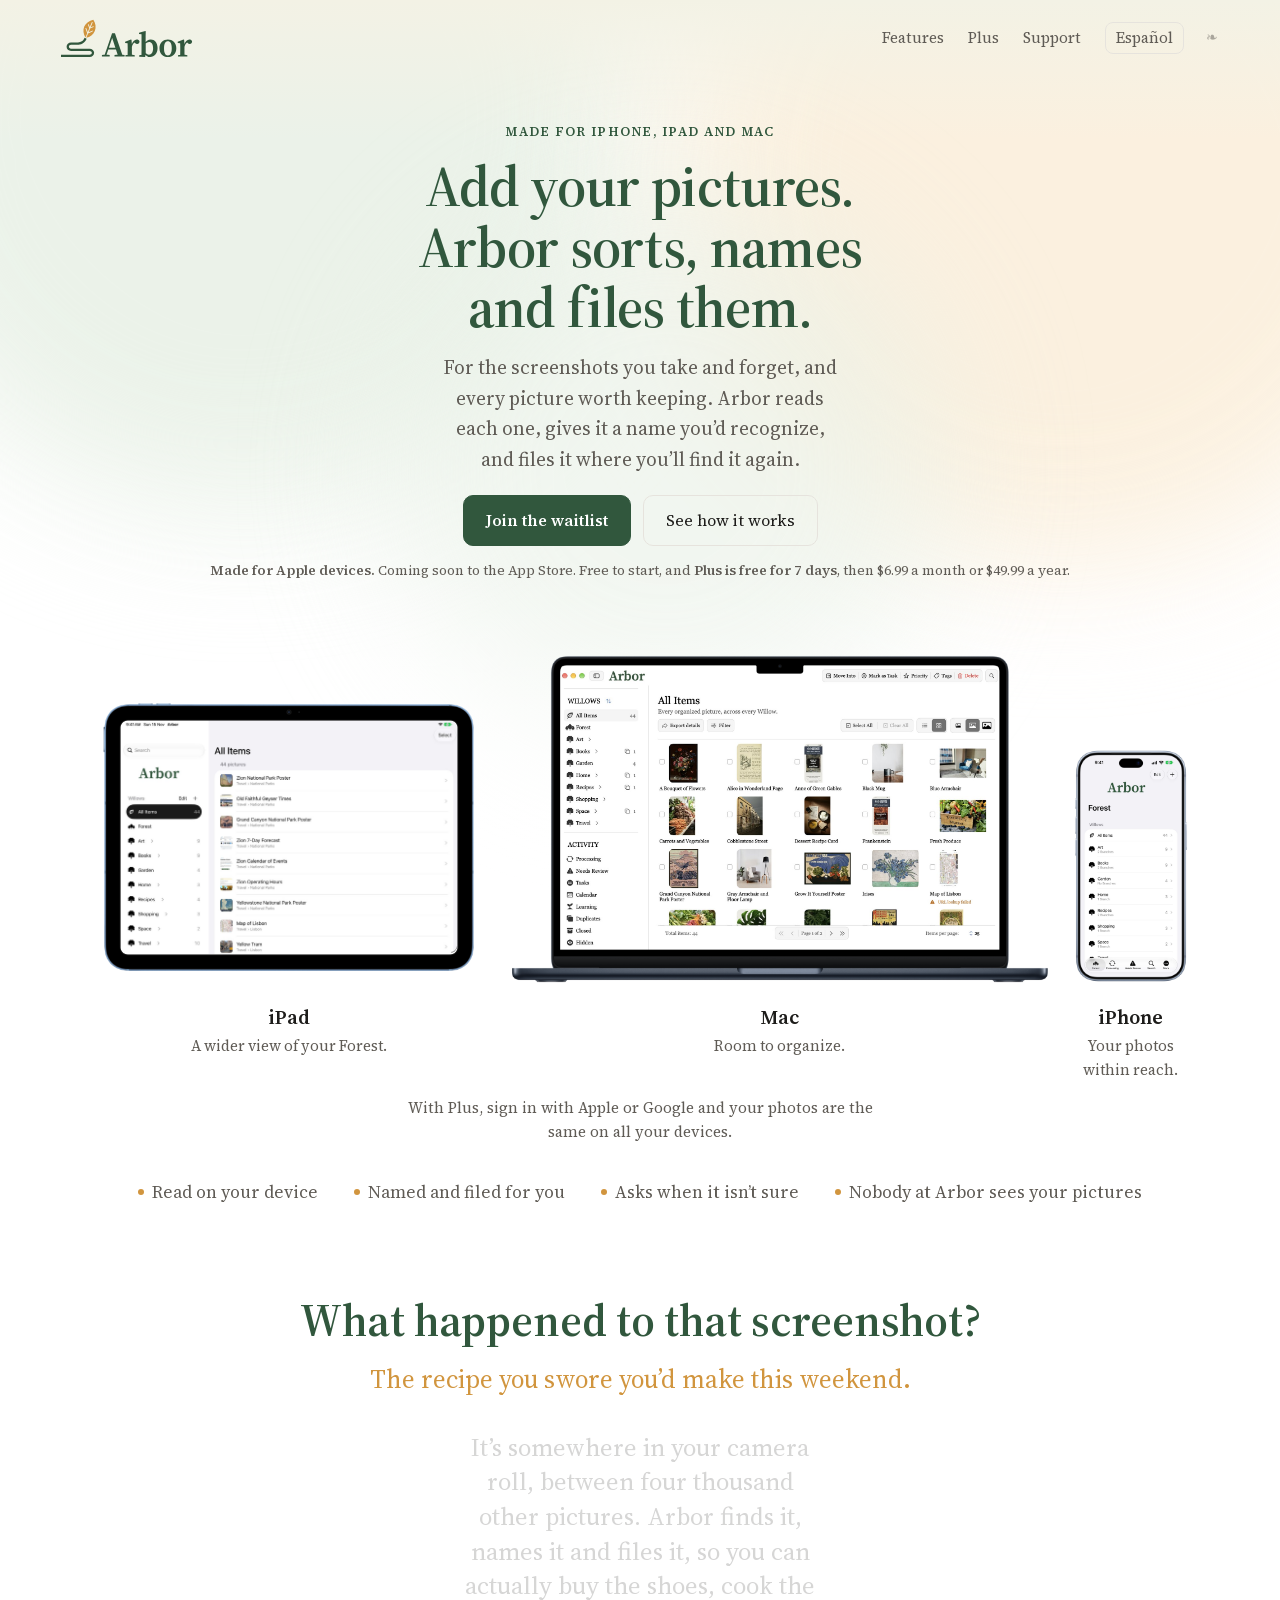
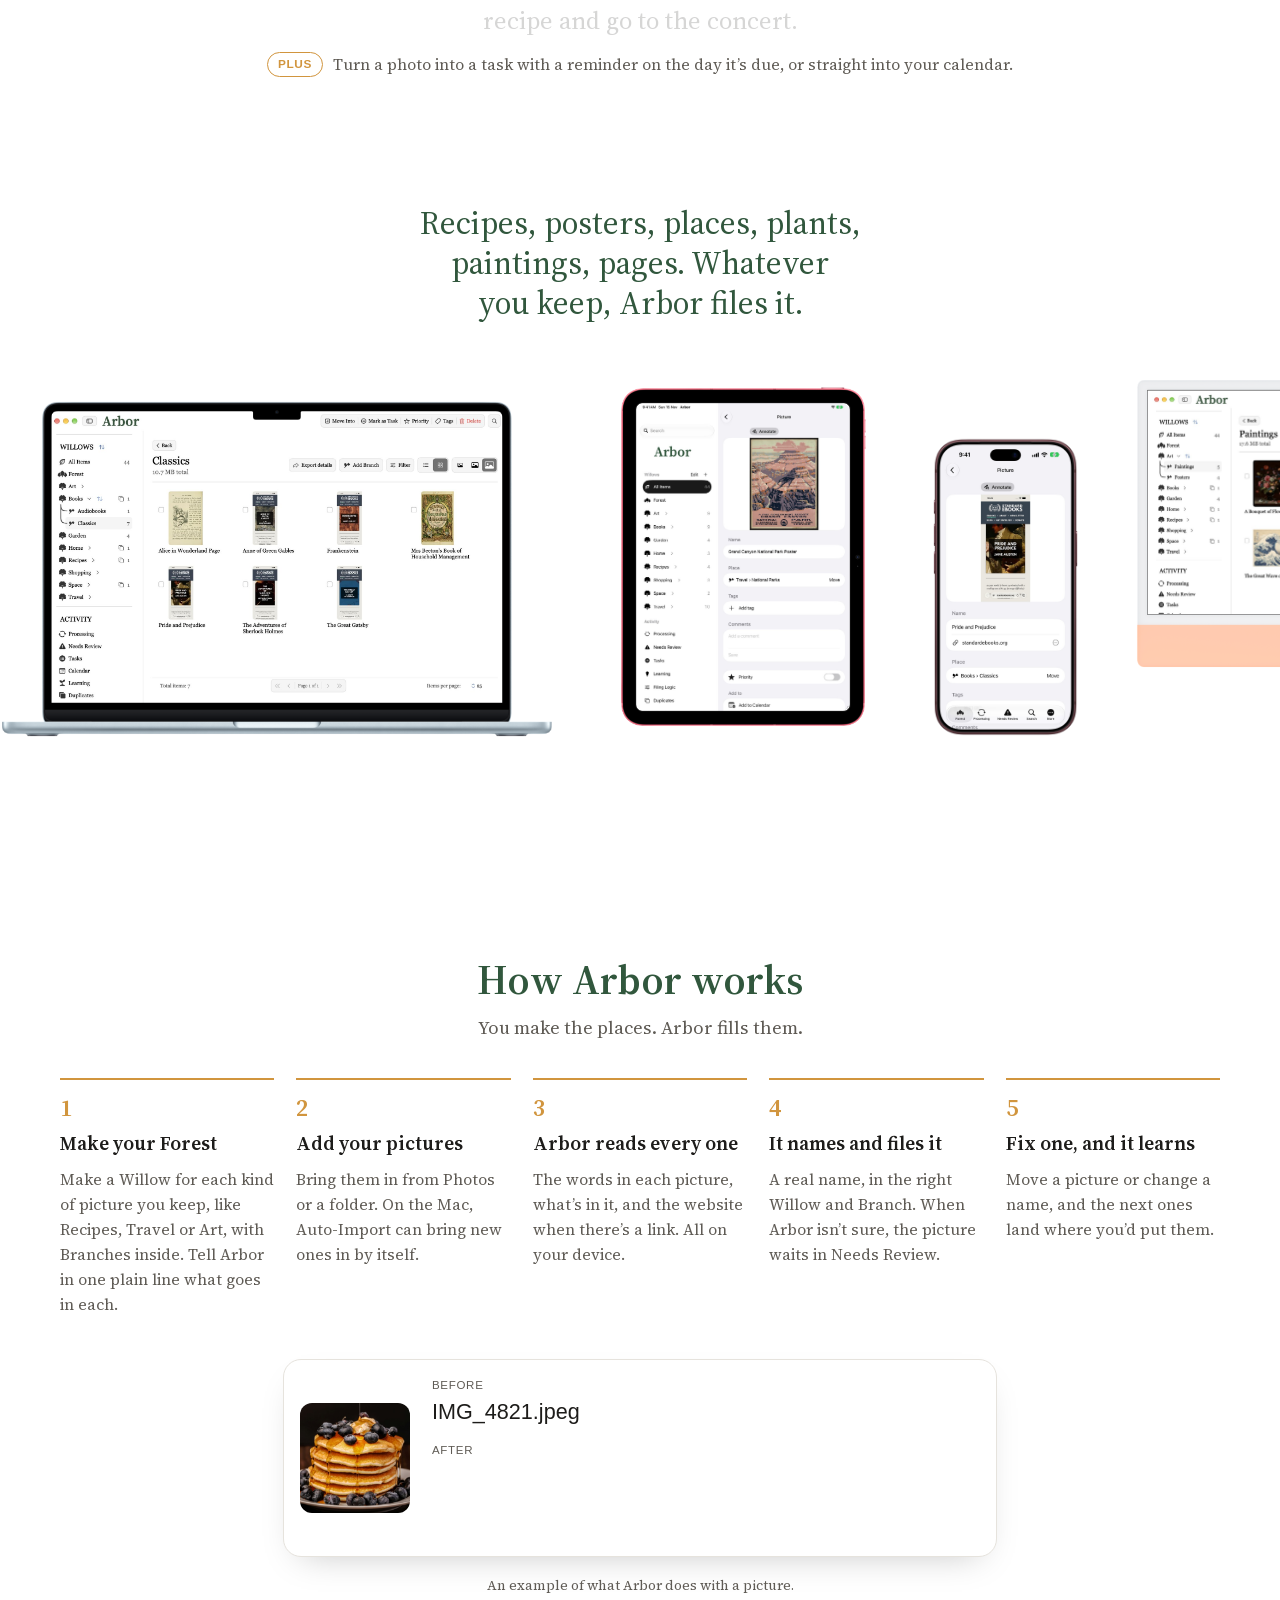
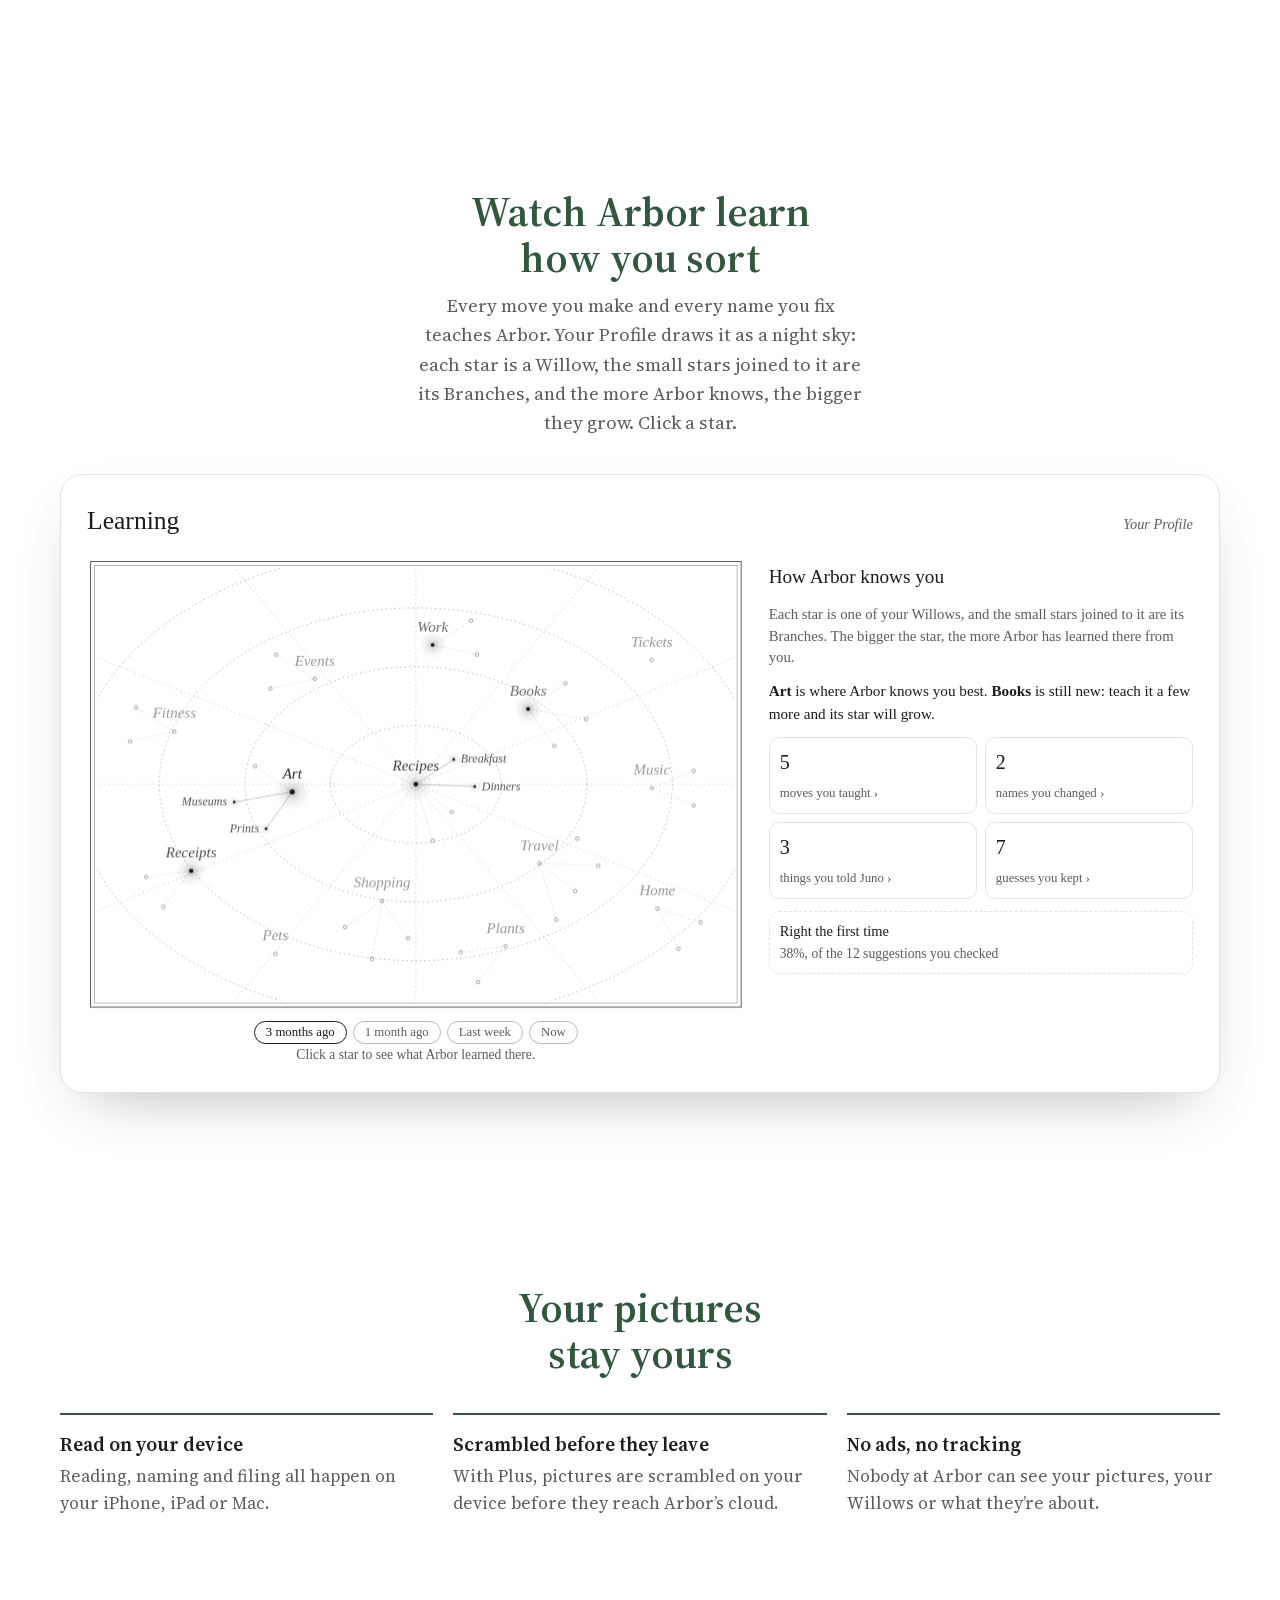
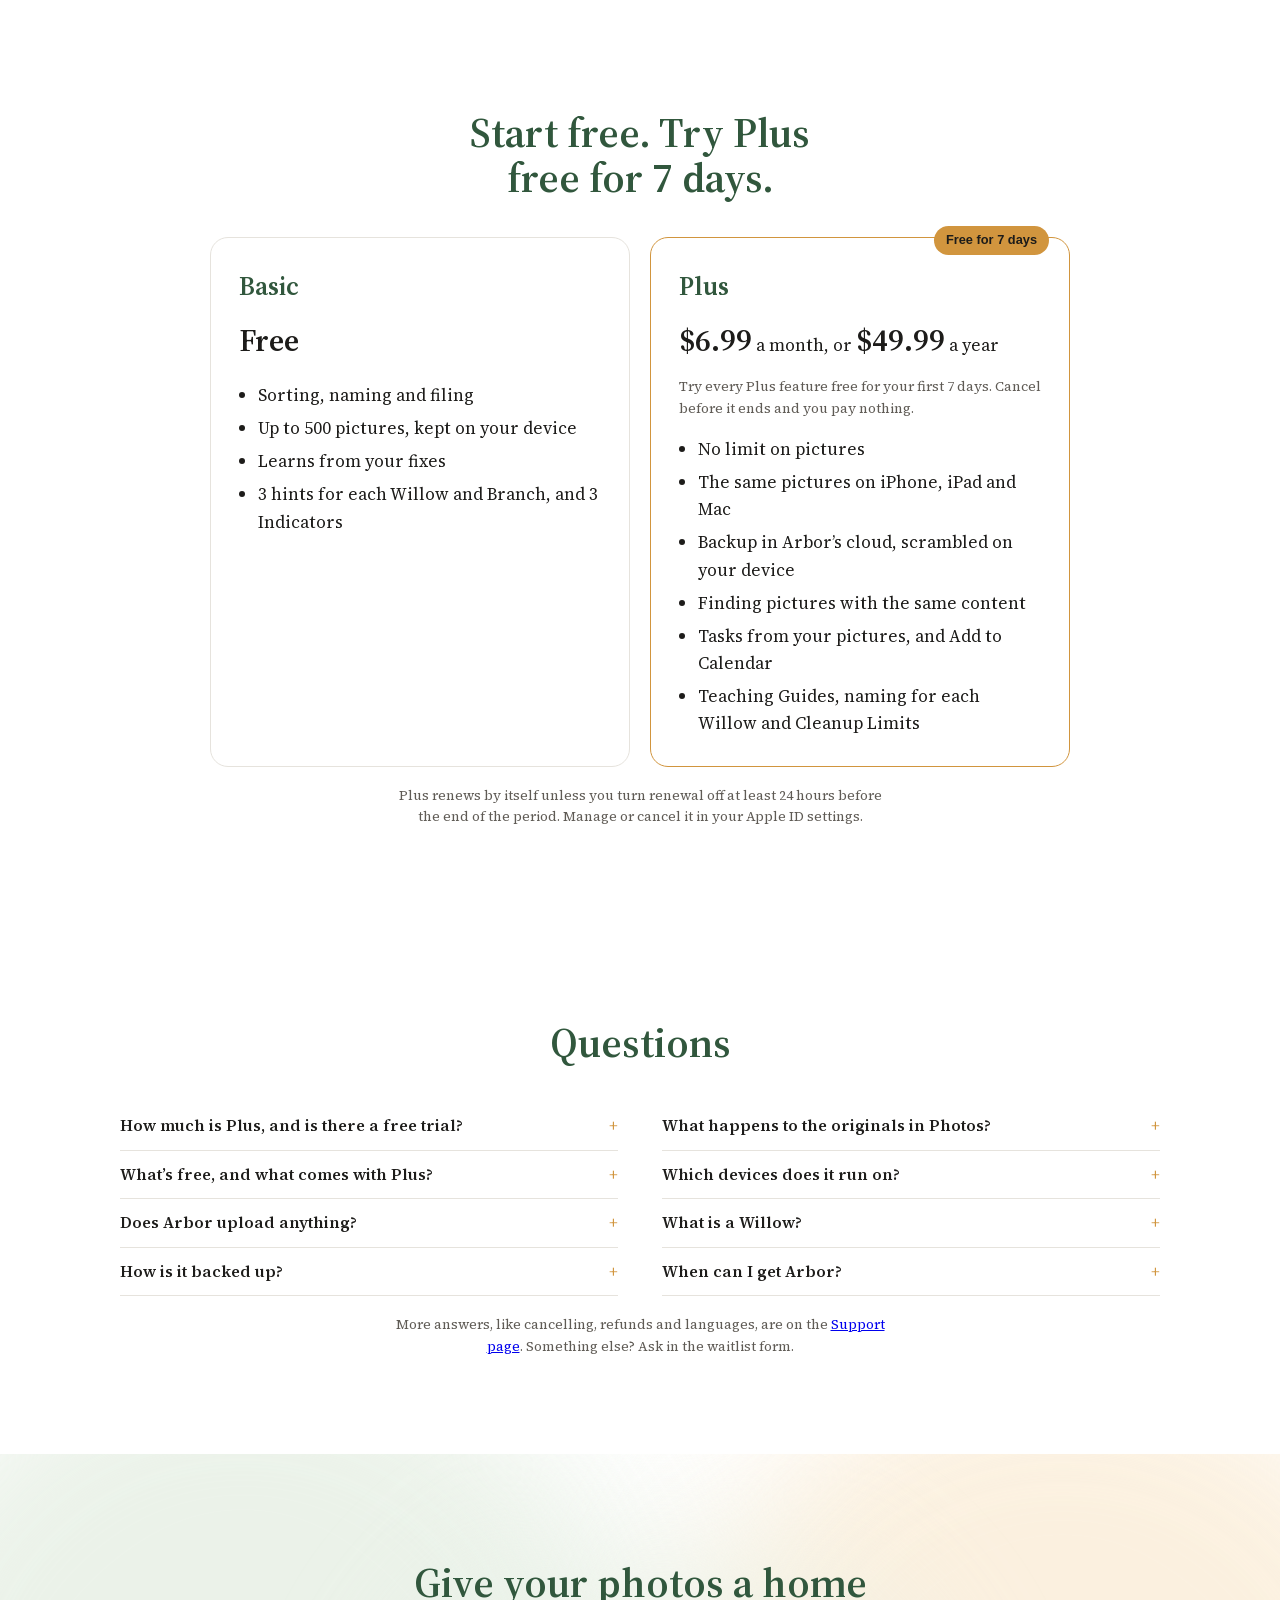
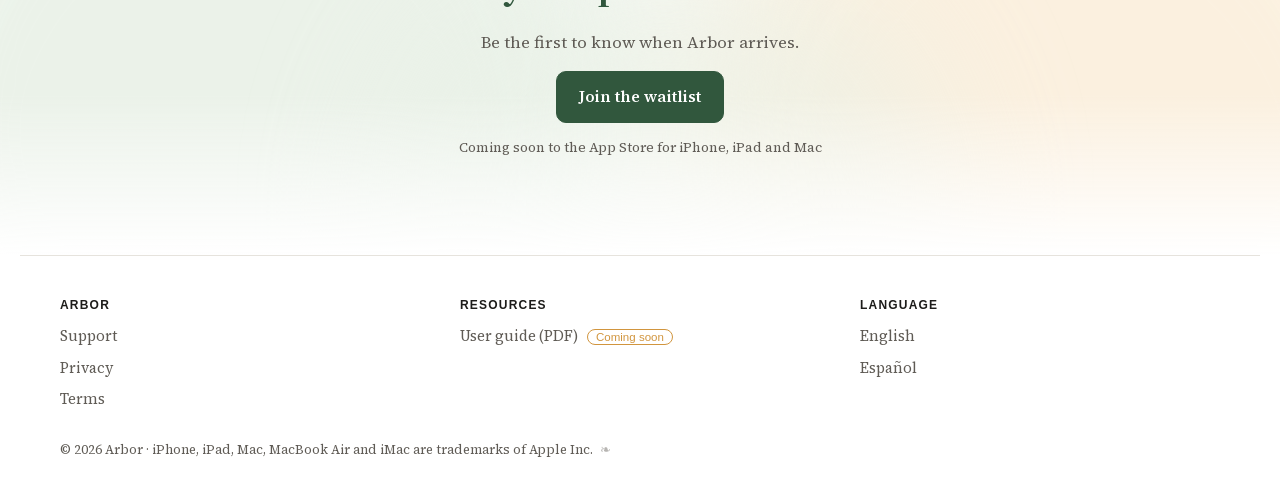
<file: index.html>
<!doctype html>
<html lang="en">
<head>
<meta charset="utf-8">
<meta name="viewport" content="width=device-width, initial-scale=1, viewport-fit=cover">
<title>Arbor: your photo curator for iPhone, iPad and Mac</title>
<meta name="description" content="Arbor organizes your photos on iPhone, iPad and Mac, screenshots included. It reads each one, gives it a name you'd recognize, and files it where you'll find it again.">
<meta name="color-scheme" content="light dark">
<meta name="theme-color" content="#f3f2e5" media="(prefers-color-scheme: light)">
<meta name="theme-color" content="#21241a" media="(prefers-color-scheme: dark)">
<meta property="og:title" content="Arbor: your photo curator">
<meta property="og:description" content="Add your pictures. Arbor sorts, names and files them. For iPhone, iPad and Mac.">
<meta property="og:image" content="https://arborcurator.com/img/share.png">
<meta property="og:url" content="https://arborcurator.com/">
<link rel="icon" href="img/icon.svg" type="image/svg+xml">
<link rel="apple-touch-icon" href="img/apple-touch-icon.png">
<link rel="stylesheet" href="fonts/fonts.css">
<style>
/* Layout: Arbor's home page itself, full width. Motion lives in the page (a drifting color wash, a moving strip of
   pictures, tabs that switch by themselves, sliding feature cards, a name that types itself, scroll reveals).
   Apple's device frames stay still and straight, as Apple's marketing rules require. A small pill tries colors, fonts, dark. */
:root {
  --bg:#ffffff; --fg:#1d1c1a; --muted:#66625b; --line:#dedbd5; --green:#31573D; --gold:#B57A26; --on:#ffffff;
  --apple:-apple-system, BlinkMacSystemFont, "Helvetica Neue", Helvetica, Arial, sans-serif;
}
@media (prefers-color-scheme: dark) { :root:not([data-theme="light"]) { --bg:#141513; --fg:#ecebe7; --muted:#a39e96; --line:#34352f; --green:#8fc59f; --gold:#e0ad5e; --on:#141513; color-scheme:dark } }
:root[data-theme="dark"] { --bg:#141513; --fg:#ecebe7; --muted:#a39e96; --line:#34352f; --green:#8fc59f; --gold:#e0ad5e; --on:#141513; color-scheme:dark }
body { background:var(--bg); color:var(--fg); margin:0; }
/* The strip behind the phone's clock takes the color of the top of the page (owner 17 Nov 2026: no black band above the header). */
html, body { background:#f3f2e5; }
@media (prefers-color-scheme: dark) { html:not([data-theme="light"]), html:not([data-theme="light"]) body { background:#21241a; } }
html[data-theme="dark"], html[data-theme="dark"] body { background:#21241a; }
/* Safari 26 colors the clock strip from a fixed element touching the top edge, so keep a 1px one in the header color. */
body::before { content:""; position:fixed; top:0; left:0; right:0; height:1px; background:inherit; z-index:30; pointer-events:none; }
button:focus-visible, a:focus-visible { outline:2px solid var(--gold); outline-offset:2px; }
.pill { position:fixed; right:max(16px, env(safe-area-inset-right, 0px)); bottom:calc(16px + env(safe-area-inset-bottom, 0px)); z-index:20; display:flex; flex-wrap:wrap; gap:8px; padding:8px; border-radius:14px; background:color-mix(in srgb, var(--bg) 88%, transparent); backdrop-filter:blur(10px); border:1px solid var(--line); box-shadow:0 8px 24px rgba(0,0,0,.12); max-width:calc(100vw - 32px); font-family:var(--apple); }
.seg { display:flex; flex-wrap:wrap; gap:4px; }
.seg button { font:inherit; font-size:.8rem; padding:4px 9px; border-radius:8px; border:1px solid var(--line); background:var(--bg); color:var(--fg); cursor:pointer; }
.seg button[aria-pressed="true"] { background:var(--green); border-color:var(--green); color:var(--on); }

/* ===== The website ===== */
.site { --s-bg:#ffffff; --s-fg:#1d1c1a; --s-muted:#5f5b55; --s-line:#e6e3dd; --s-head:#1d1c1a; --s-mark:#31573D; --s-gold:#D1953E;
  --s-btn:#D1953E; --s-btntext:#1d1c1a; --s-panel:#f6f4ef; --s-panel2:#eef3ec; --s-wash1:#e9f1e7; --s-wash2:#fbefdc; --s-card:#ffffff;
  --s-hfont:"Source Serif 4", Georgia, serif; --s-bfont:"Source Serif 4", Georgia, serif;
  background:var(--s-bg); color:var(--s-fg); font-family:var(--s-bfont); font-size:17px; line-height:1.6; overflow-x:clip; container-type:inline-size; }
.site.c-a { --s-head:#31573D; --s-btn:#31573D; --s-btntext:#fff; }
.site.c-b { --s-bg:#EEF3EC; --s-head:#31573D; --s-btn:#31573D; --s-btntext:#fff; --s-panel:#ffffff; --s-panel2:#ffffff; --s-card:#ffffff; --s-line:#d6e0d3; --s-wash1:#dbe9d6; --s-wash2:#f7ecd8; --s-muted:#4d5a50; }
.site.c-b.dark { --s-bg:#121a14; --s-panel:#1c271f; --s-panel2:#1c271f; --s-card:#1c271f; --s-line:#2c3a2f; --s-wash1:#1d3123; --s-wash2:#2a2418; }
.site.dark { --s-bg:#151614; --s-fg:#ecebe7; --s-muted:#a7a29a; --s-line:#33342f; --s-head:#f1efe9; --s-mark:#a9d3b5; --s-gold:#e0ad5e; --s-btn:#e0ad5e; --s-btntext:#151614; --s-panel:#1e201c; --s-panel2:#1a221c; --s-wash1:#1b2a1f; --s-wash2:#2a2216; --s-card:#1e201c; }
.site.c-a.dark, .site.c-b.dark { --s-head:#a9d3b5; --s-btn:#8fc59f; --s-btntext:#10170f; }
.site.f-a { --s-bfont:-apple-system, BlinkMacSystemFont, "Helvetica Neue", Arial, sans-serif; }
.site.f-c { --s-bfont:"Source Sans 3", "Helvetica Neue", Arial, sans-serif; }
.site h1, .site h2, .site h3 { font-family:var(--s-hfont); font-weight:600; color:var(--s-head); margin:0; text-wrap:balance; }
.site p { margin:0; }
.in { max-width:1160px; margin:0 auto; padding-left:max(40px, env(safe-area-inset-left, 0px)); padding-right:max(40px, env(safe-area-inset-right, 0px)); }
.nav { display:flex; align-items:center; justify-content:space-between; gap:16px; padding-block:18px; position:relative; z-index:2; }
.brand { display:flex; align-items:center; text-decoration:none; } .lockup { height:40px; width:auto; display:block; } .lg { fill:#31573D; } .lo { fill:#D1953E; } .site.dark .lg { fill:#a9d3b5; } .site.dark .lo { fill:#e0ad5e; }
.links { display:flex; gap:24px; font-size:.95rem; align-items:center; }
.links a { color:var(--s-muted); text-decoration:none; } .links a:hover { color:var(--s-fg); }
.links .lang { border:1px solid var(--s-line); border-radius:8px; padding:3px 10px; }

/* Hero with a slowly drifting color wash (PDF Expert style) */
.top { position:relative; isolation:isolate; }
.wash { position:absolute; inset:0 0 18% 0; z-index:-1; overflow:hidden; }
.wash i { position:absolute; width:62vmax; height:62vmax; border-radius:50%; filter:blur(70px); opacity:.9; }
.wash i:nth-child(1) { background:var(--s-wash1); left:-12%; top:-30%; }
.wash i:nth-child(2) { background:var(--s-wash2); right:-14%; top:-24%; }
.wash i:nth-child(3) { background:var(--s-wash1); left:30%; top:20%; width:44vmax; height:44vmax; opacity:.6; }
.top::after { content:""; position:absolute; inset:0 0 auto 0; height:140px; z-index:-1; pointer-events:none; background:linear-gradient(var(--s-top), transparent); }
.site { --s-top:#f3f2e5; } .site.dark { --s-top:#21241a; }
.wash::after { content:""; position:absolute; inset:auto 0 0 0; height:40%; background:linear-gradient(transparent, var(--s-bg)); }
.hero { text-align:center; display:flex; flex-direction:column; align-items:center; gap:14px; padding-block:46px 10px; }
.for { font-size:.8rem; letter-spacing:.1em; text-transform:uppercase; font-weight:600; color:var(--s-mark); }
.h1 { font-size:3.6rem; line-height:1.05; letter-spacing:-.012em; max-width:16ch; }
.h1 span { display:inline-block; }
.sub { font-size:1.2rem; color:var(--s-muted); max-width:46ch; text-wrap:balance; }
.btns { display:flex; flex-wrap:wrap; justify-content:center; gap:12px; margin-top:6px; }
.btn { font:inherit; font-size:1rem; font-weight:600; border-radius:10px; padding:12px 22px; border:1px solid var(--s-btn); background:var(--s-btn); color:var(--s-btntext); text-decoration:none; cursor:pointer; }
.btn.ghost { background:transparent; color:var(--s-fg); border-color:var(--s-line); font-weight:400; }
.small { font-size:.86rem; color:var(--s-muted); }

/* Apple's own device frames, straight on, side by side, true relative size, never moved or overlapped */
.devices { display:flex; align-items:flex-end; justify-content:center; gap:2.2%; max-width:1080px; margin:40px auto 0; padding-inline:24px; }
.dev { position:relative; flex:none; }
.dev .frame { position:relative; z-index:2; display:block; width:100%; height:auto; pointer-events:none; }
.dev .screen { position:absolute; z-index:1; overflow:hidden; background:#fff; }
.dev.iphone .screen { border-radius:13% / 6%; } .dev.ipad .screen { border-radius:4% / 3%; } .dev.ipadl .screen { border-radius:3% / 4%; } .dev.duo .screen { border-radius:5% / 3.5%; } .dev.mac .screen { border-radius:1.5% 1.5% 0 0 / 2.3% 2.3% 0 0; }
.devices .dev.mac { width:50%; } .devices .dev.ipadl { width:36.5%; } .dev.mac .screen { left:9.294%; top:9.478%; width:81.356%; height:81.043%; }
.devices .dev.ipad { width:29.5%; } .dev.ipad .screen { left:9.804%; top:7.246%; width:80.343%; height:85.507%; }
.devices .dev.iphone { width:10.6%; } .dev.iphone .screen { left:5.333%; top:2.5%; width:89.333%; height:95%; }
.dev.ipadl .screen { left:7.246%; top:9.804%; width:85.507%; height:80.392%; }
.dev.mini .screen { left:5.077%; top:7.494%; width:89.846%; height:85.011%; border-radius:3% / 4.5%; }
.dev.minip .screen { left:7.494%; top:5.077%; width:85.011%; height:89.846%; border-radius:4.5% / 3%; }
.dev.neo .screen { left:12.647%; top:14.26%; width:74.706%; height:71.48%; }
.dev.pro .screen { left:10.882%; top:11.449%; width:78.235%; height:77.102%; }
.dev.imac .screen { left:2.962%; top:3.752%; width:94.077%; height:62.116%; }
.dev.duo .screen { left:5.340%; top:3.880%; width:89.319%; height:92.240%; }
.screen img { width:100%; height:100%; object-fit:cover; object-position:top center; display:block; background:#fff; }
.screen .slide { position:absolute; inset:0; opacity:0; transition:opacity .9s ease; }
.screen .slide.on { opacity:1; }
.coming { position:absolute; inset:0; display:flex; flex-direction:column; align-items:center; justify-content:center; gap:4px; text-align:center; padding:8%; font-family:var(--apple); font-size:.78rem; line-height:1.35; color:#77736c; background:#f4f3ef; }
.coming br { display:none; } .coming i { font-size:.85em; opacity:.75; }
.standin { position:absolute; left:8px; bottom:8px; z-index:3; font-family:var(--apple); font-size:.66rem; background:rgba(29,28,26,.82); color:#fff; border-radius:5px; padding:2px 7px; }

.devcaps { display:flex; justify-content:center; gap:2.2%; max-width:1080px; margin:18px auto 0; padding-inline:24px; text-align:center; }
.devcaps > div { flex:none; display:flex; flex-direction:column; gap:2px; }
.devcaps .cap-ipad { width:36.5%; } .devcaps .cap-mac { width:50%; } .devcaps .cap-iphone { width:10.6%; }
.devcaps b { font-family:var(--s-hfont); font-size:1.25rem; font-weight:600; color:var(--s-fg); }
.devcaps span { color:var(--s-muted); font-size:.92rem; }
.syncline { text-align:center; color:var(--s-muted); font-size:.95rem; margin:14px auto 0 !important; max-width:60ch; padding-inline:20px; }
/* Proof line */
.proof { display:flex; flex-wrap:wrap; justify-content:center; gap:10px 36px; padding-block:34px 0; color:var(--s-muted); }
.proof span { display:flex; align-items:center; gap:8px; } .proof i { width:6px; height:6px; border-radius:50%; background:var(--s-gold); display:block; }

/* Moving strip of real pictures */
.strip { margin-top:64px; overflow:hidden; mask-image:linear-gradient(90deg, transparent, #000 8%, #000 92%, transparent); }
.strip-cap { text-align:center; color:var(--s-muted); font-size:.95rem; margin-bottom:16px; }
.track { display:flex; gap:16px; width:max-content; }
.track figure { margin:0; height:190px; border-radius:12px; overflow:hidden; flex:none; box-shadow:0 8px 24px -12px rgba(0,0,0,.25); }
.track img { height:100%; width:auto; display:block; }
.track.two { margin-top:16px; }

.sec { padding-block:96px; }
.sec-head { text-align:center; display:flex; flex-direction:column; gap:10px; align-items:center; margin-bottom:36px; }
.sec-head h2 { font-size:2.6rem; line-height:1.1; max-width:20ch; }
.sec-head p { color:var(--s-muted); font-size:1.15rem; max-width:50ch; }

/* How it works, with a name that types itself */
.how { list-style:none; margin:0 auto; padding:0; display:grid; grid-template-columns:repeat(5, 1fr); gap:22px; }
.how li { display:flex; flex-direction:column; gap:8px; border-top:2px solid var(--s-line); padding-top:16px; position:relative; }
.how li::before { content:""; position:absolute; left:0; top:-2px; height:2px; width:0; background:var(--s-gold); transition:width 1.2s ease; }
.how li.on::before { width:100%; }
.how .n { font-family:var(--s-hfont); font-size:1.5rem; font-weight:600; color:var(--s-gold); line-height:1; }
.how b { font-family:var(--s-hfont); font-size:1.2rem; font-weight:600; color:var(--s-fg); }
.how p { color:var(--s-muted); font-size:.98rem; }
.rename { margin:42px auto 0; max-width:680px; display:flex; align-items:center; gap:22px; background:var(--s-card); border:1px solid var(--s-line); border-radius:18px; padding:16px; box-shadow:0 14px 34px -18px rgba(0,0,0,.25); }
.rename img { width:110px; height:110px; object-fit:cover; border-radius:12px; flex:none; }
.rename .names { position:relative; flex:1; min-width:0; }
.rename .old { position:relative; display:inline-block; font-family:var(--apple); font-size:1.35rem; color:var(--s-fg); transition:opacity .45s ease, transform .45s ease, filter .45s ease; }
.rename .old svg { position:absolute; left:-6%; top:50%; width:112%; height:1.9em; transform:translateY(-50%); overflow:visible; pointer-events:none; }
.rename .old path { fill:none; stroke:var(--s-fg); stroke-opacity:.82; stroke-width:4.2; stroke-linecap:round; stroke-linejoin:round; }
.rename.gone .old { opacity:0; transform:scale(.9) translateY(-4px); filter:blur(3px); }
.rename .new { position:relative; display:inline-block; font-family:var(--s-hfont); font-size:1.7rem; font-weight:600; color:var(--s-head); line-height:1.25; margin-top:4px; clip-path:inset(0 100% 0 0); }
.rename.write .new { animation:write 1.3s cubic-bezier(.45,.05,.4,1) forwards; }
@keyframes write { to { clip-path:inset(0 0 0 0); } }
.rename .new svg { position:absolute; left:0; bottom:-.32em; width:100%; height:.5em; overflow:visible; }
.rename .new svg path { fill:none; stroke:var(--s-gold); stroke-width:3; stroke-linecap:round; stroke-dasharray:240; stroke-dashoffset:240; }
.rename.write .new svg path { animation:under .6s 1.25s ease-out forwards; }
@keyframes under { to { stroke-dashoffset:0; } }
.rename .chip { display:inline-flex; gap:6px; margin-top:10px; font-family:var(--apple); font-size:.88rem; padding:5px 12px; border-radius:999px; background:var(--s-panel2); color:var(--s-mark); opacity:0; transform:translateY(6px); transition:opacity .4s ease, transform .4s ease; }
.rename .chip.on { opacity:1; transform:none; }
.rename .tag { font-family:var(--apple); font-size:.72rem; letter-spacing:.06em; text-transform:uppercase; color:var(--s-muted); }
@keyframes blink { 50% { opacity:0; } }

/* Device tabs that switch by themselves, with a progress line */
.tabs { display:flex; justify-content:center; flex-wrap:wrap; gap:6px; margin-bottom:18px; }
.tab { position:relative; overflow:hidden; font:inherit; font-size:.97rem; padding:8px 18px; border-radius:999px; border:1px solid var(--s-line); background:transparent; color:var(--s-muted); cursor:pointer; }
.tab[aria-selected="true"] { color:var(--s-fg); border-color:var(--s-fg); }
.tab .bar { position:absolute; left:0; bottom:0; height:2px; width:0; background:var(--s-gold); }
.tab[aria-selected="true"] .bar.run { animation:fill 6s linear forwards; }
@keyframes fill { to { width:100%; } }
.site .tabtext { text-align:center; color:var(--s-muted); max-width:52ch; margin:0 auto 26px; min-height:3.2em; }
.tabstage { position:relative; display:flex; justify-content:center; align-items:flex-end; min-height:200px; }
.tabstage .dev { animation:rise .6s cubic-bezier(.2,.7,.2,1) both; }
.tabstage { gap:3%; align-items:flex-end; } .tabstage .dev.imac { width:min(560px, 56%); } .tabstage .dev.mac { width:min(460px, 41%); } .tabstage .dev.ipad { width:min(300px, 31%); } .tabstage .dev.ipadl { width:min(520px, 54%); } .tabstage .dev.iphone { width:min(200px, 22%); } .tabstage .dev.duo { width:min(320px, 36%); }
@keyframes rise { from { opacity:0; transform:translateY(24px); } to { opacity:1; transform:none; } }

.trio { display:grid; grid-template-columns:48fr 35fr 10.2fr; grid-template-rows:auto auto; column-gap:3.4%; max-width:1100px; margin:0 auto; }
.trio figure { margin:0; display:grid; grid-row:span 2; grid-template-rows:subgrid; justify-items:center; row-gap:20px; }
.trio .dev { width:100%; align-self:end; } .trio .tphone .dev { width:62%; }
.trio figcaption { text-align:center; display:flex; flex-direction:column; gap:2px; align-self:start; white-space:nowrap; }
.trio figcaption b { font-family:var(--s-hfont); font-size:1.5rem; font-weight:600; color:var(--s-fg); }
.trio figcaption span { color:var(--s-muted); }
.show-cap { text-align:center; font-family:var(--s-hfont); font-size:2rem; line-height:1.25; color:var(--s-head); max-width:28ch; margin:0 auto 34px !important; text-wrap:balance; }
.showrow { overflow:hidden; padding:20px 0 28px; }
.showtrack { display:flex; align-items:flex-end; width:max-content; animation:drift 140s linear infinite; will-change:transform; }
.showrow:hover .showtrack { animation-play-state:paused; }
@keyframes drift { to { transform:translateX(-50%); } }
@media (prefers-reduced-motion: reduce) { .showrow { overflow-x:auto; } .showtrack { animation:none; } }
.showrow::-webkit-scrollbar { display:none; }
.sitem { flex:none; height:360px; display:flex; align-items:flex-end; margin-right:56px; }
.sitem .dev { height:100%; width:auto; } .sitem .dev .frame { height:100%; width:auto; }
.sitem.s-iphone { height:300px; } .sitem.s-mini { height:250px; } .sitem.s-ipadl { height:300px; } .sitem.s-ipad { height:360px; } .sitem.s-minip { height:310px; }
.showrow:focus-visible { outline:2px solid var(--s-gold); outline-offset:-2px; }
/* Feature cards that slide sideways (Paste style) */
.carousel { position:relative; }
.cards { display:flex; gap:22px; transition:transform .8s cubic-bezier(.2,.7,.2,1); will-change:transform; }
.card { flex:0 0 min(560px, 82%); background:var(--s-panel); border-radius:22px; padding:28px; display:flex; flex-direction:column; gap:16px; }
.card:nth-child(even) { background:var(--s-panel2); }
.card h3 { font-size:1.6rem; line-height:1.15; }
.card p { color:var(--s-muted); }
.card .shot { border-radius:12px; overflow:hidden; background:#fff; height:300px; box-shadow:0 14px 30px -16px rgba(0,0,0,.3); position:relative; }
.card .shot img { width:100%; height:100%; object-fit:contain; object-position:center; display:block; padding:10px; box-sizing:border-box; }
.cdev { display:flex; justify-content:center; align-items:center; height:300px; padding:14px 0; box-sizing:border-box; border-radius:14px; background:radial-gradient(closest-side, color-mix(in srgb, var(--s-bg) 70%, transparent), transparent); }
.cdev .dev { height:100%; width:auto; flex:none; } .cdev .dev .frame { height:100%; width:auto; }
.plus { align-self:flex-start; font-family:var(--apple); font-size:.74rem; font-weight:600; letter-spacing:.05em; color:var(--s-gold); border:1px solid var(--s-gold); border-radius:999px; padding:2px 10px; }
.cnav { display:flex; justify-content:center; align-items:center; gap:14px; margin-top:24px; }
.cnav button.arrow { font:inherit; width:40px; height:40px; border-radius:50%; border:1px solid var(--s-line); background:var(--s-bg); color:var(--s-fg); cursor:pointer; font-size:1.1rem; }
.dots { display:flex; gap:8px; } .dots button { width:8px; height:8px; border-radius:99px; border:0; padding:0; background:var(--s-line); cursor:pointer; transition:width .3s ease, background .3s ease; }
.dots button[aria-current="true"] { width:26px; background:var(--s-gold); }

/* Learning: the star chart stays pinned while three lines change as you scroll */
.learnmock { background:var(--s-card); border:1px solid var(--s-line); border-radius:22px; padding:26px; box-shadow:0 24px 60px -30px rgba(0,0,0,.35); }
.learnmock .lh { display:flex; justify-content:space-between; align-items:baseline; gap:12px; flex-wrap:wrap; margin-bottom:16px; }
.learnmock .lh b { font-family:Georgia, serif; font-size:1.6rem; font-weight:400; color:var(--s-fg); }
.learnmock .lh span { font-family:Georgia, serif; font-size:.9rem; color:var(--s-muted); font-style:italic; }
.lgrid { display:grid; grid-template-columns:minmax(0, 1.55fr) minmax(0, 1fr); gap:24px; align-items:start; font-family:Georgia, serif; }
.lgrid canvas { width:100%; aspect-ratio:1.45; display:block; color:var(--s-fg); cursor:pointer; }
.lhint { text-align:center; color:var(--s-muted); font-size:.85rem; margin-top:8px; }
.times { display:flex; justify-content:center; flex-wrap:wrap; gap:6px; margin-top:10px; }
.times button { font-family:Georgia, serif; font-size:.8rem; padding:3px 11px; border-radius:999px; border:1px solid color-mix(in srgb, var(--s-fg) 30%, transparent); background:transparent; color:var(--s-muted); cursor:pointer; }
.times button[aria-pressed="true"] { color:var(--s-fg); border-color:var(--s-fg); }
.lside { display:flex; flex-direction:column; gap:12px; color:var(--s-fg); }
.lpanel { border:1px solid color-mix(in srgb, var(--s-fg) 35%, transparent); border-radius:14px; padding:14px 16px; animation:panelIn .35s ease both; }
@keyframes panelIn { from { opacity:0; transform:translateY(8px); } to { opacity:1; transform:none; } }
.lpanel .ph { display:flex; justify-content:space-between; align-items:baseline; gap:10px; }
.lpanel .ph b { font-size:1.2rem; font-weight:400; }
.lpanel .ph button { font:inherit; font-size:.9rem; background:none; border:0; color:var(--s-muted); cursor:pointer; }
.lpanel .sub { color:var(--s-muted); font-size:.92rem; margin:2px 0 8px; }
.lpanel .row { display:flex; justify-content:space-between; gap:10px; padding:7px 0; border-top:1px solid var(--s-line); font-size:.95rem; }
.lpanel .row span:last-child { color:var(--s-muted); white-space:nowrap; }
.lpanel .row span:last-child::after { content:" \203A"; }
.lpanel .br { font-size:.85rem; color:var(--s-muted); margin-top:8px; }
.lside h4 { font-size:1.2rem; font-weight:400; margin:4px 0 0; }
.lside .exp { color:var(--s-muted); font-size:.92rem; line-height:1.45; }
.lside .best { font-size:.95rem; line-height:1.45; transition:opacity .4s ease; }
.lstats { display:grid; grid-template-columns:1fr 1fr; gap:8px; }
.lstats div { border:1px solid var(--s-line); border-radius:10px; padding:8px 10px; }
.lstats b { display:block; font-size:1.25rem; font-weight:400; font-variant-numeric:tabular-nums; }
.lstats span { font-size:.8rem; color:var(--s-muted); }
.lfirst { border:1px dashed var(--s-line); border-radius:10px; padding:8px 10px; font-size:.9rem; }
.lfirst span { display:block; color:var(--s-muted); font-size:.85rem; }

.private { display:grid; grid-template-columns:repeat(3, 1fr); gap:20px; }
.private div { border-top:2px solid var(--s-mark); padding-top:14px; }
.private b { font-family:var(--s-hfont); font-size:1.2rem; font-weight:600; display:block; margin-bottom:4px; }
.private p { color:var(--s-muted); }
.plans { display:grid; grid-template-columns:1fr 1fr; gap:20px; max-width:860px; margin:0 auto; }
.plan { background:var(--s-card); border:1px solid var(--s-line); border-radius:18px; padding:28px; display:flex; flex-direction:column; gap:10px; transition:transform .3s ease, box-shadow .3s ease; }
.plan:hover { transform:translateY(-4px); box-shadow:0 18px 40px -22px rgba(0,0,0,.3); }
.plan.plusc { border-color:var(--s-gold); position:relative; }
.trial { position:absolute; top:-12px; right:20px; font-family:var(--apple); font-size:.8rem; font-weight:600; background:var(--s-gold); color:#1d1c1a; border-radius:999px; padding:4px 12px; }
.plan h3 { font-size:1.6rem; } .price b { font-family:var(--s-hfont); font-size:1.9rem; font-weight:600; }
.plan ul { margin:6px 0 0; padding-left:1.1em; display:flex; flex-direction:column; gap:6px; }
.site .fine { font-size:.85rem; color:var(--s-muted); text-align:center; max-width:70ch; margin:18px auto 0; }
.qs { max-width:1040px; margin:0 auto; columns:2 420px; column-gap:44px; }
.qs details { border-bottom:1px solid var(--s-line); padding-block:11px; break-inside:avoid; }
.qs summary { cursor:pointer; font-family:var(--s-hfont); font-size:1rem; font-weight:600; list-style:none; display:flex; justify-content:space-between; gap:12px; }
.qs summary::after { content:"+"; color:var(--s-gold); transition:transform .3s ease; } .qs details[open] summary::after { transform:rotate(45deg); }
.qs details p { color:var(--s-muted); margin-top:6px; font-size:.95rem; }
.end { text-align:center; display:flex; flex-direction:column; align-items:center; gap:14px; padding-block:96px; position:relative; isolation:isolate; overflow:hidden; }
.end h2 { font-size:2.6rem; }
.foot { display:grid; grid-template-columns:repeat(3, minmax(0, 1fr)); gap:18px 40px; padding-block:40px 28px; font-size:.92rem; color:var(--s-muted); border-top:1px solid var(--s-line); }
.fcol { display:flex; flex-direction:column; gap:8px; } .fcol b { font-family:var(--apple); font-size:.75rem; letter-spacing:.1em; text-transform:uppercase; color:var(--s-fg); margin-bottom:2px; }
.fcol a { color:var(--s-muted); text-decoration:none; } .fcol a:hover { color:var(--s-fg); }
.soon { font-style:normal; font-family:var(--apple); font-size:.72rem; color:var(--s-gold); border:1px solid var(--s-gold); border-radius:999px; padding:1px 8px; margin-left:6px; white-space:nowrap; }
.fine2 { grid-column:1 / -1; font-size:.8rem; color:var(--s-muted); margin-top:10px !important; }


/* Hook: the screenshot you forgot, with lines that change by themselves */
.hook { text-align:center; display:flex; flex-direction:column; align-items:center; gap:14px; padding-block:90px 30px; }
.hook-q { font-family:var(--s-hfont); font-weight:600; font-size:2.8rem; line-height:1.1; color:var(--s-head); text-wrap:balance; }
.hook-rot { position:relative; height:2.2em; width:100%; font-family:var(--s-hfont); font-size:1.6rem; color:var(--s-gold); }
.hook-rot span { position:absolute; inset:0; opacity:0; transform:translateY(14px); transition:opacity .6s ease, transform .6s ease; }
.hook-rot span.on { opacity:1; transform:none; }
.hook-p { color:var(--s-fg); font-size:1.55rem; line-height:1.4; max-width:34ch; font-family:var(--s-hfont); text-wrap:balance; }
.hook-p .w { opacity:.18; transition:opacity .25s linear; }
.hook-p .w.lit { opacity:1; }
.hook-plus { display:flex; align-items:center; gap:10px; color:var(--s-muted); font-size:.98rem; }
/* Waitlist sheet */
.wl-back { position:fixed; inset:0; z-index:40; background:rgba(20,22,20,.45); display:flex; align-items:center; justify-content:center; padding:16px; }
.wl-back[hidden] { display:none; }
.wl { width:min(420px, 100%); max-height:calc(100vh - 32px); overflow:auto; background:var(--s-bg); color:var(--s-fg); border-radius:16px; padding:20px 22px; box-shadow:0 30px 80px -20px rgba(0,0,0,.45); display:flex; flex-direction:column; gap:10px; font-family:var(--apple); font-size:14px; line-height:1.4; }
.wl h3 { font-family:var(--s-hfont); font-size:1.3rem; margin:0; }
.wl .lead { color:var(--s-muted); font-size:13px; margin:0; }
.wl .row { display:grid; grid-template-columns:1fr 1fr; gap:8px; }
.wl label.f { display:flex; flex-direction:column; gap:3px; font-size:12px; font-weight:600; color:var(--s-muted); }
.wl input[type=text], .wl input[type=email], .wl textarea { font:inherit; font-size:14px; font-weight:400; padding:7px 9px; border-radius:8px; border:1px solid var(--s-line); background:var(--s-bg); color:var(--s-fg); resize:vertical; }
.wl input:focus, .wl textarea:focus { outline:2px solid var(--s-mark); outline-offset:0; }
.wl fieldset { border:0; padding:0; margin:0; }
.wl legend { font-size:12px; font-weight:600; color:var(--s-muted); margin-bottom:5px; padding:0; }
.wl .boxes { display:grid; grid-template-columns:repeat(3, auto); justify-content:start; gap:6px 18px; }
.wl .boxes label { display:flex; align-items:center; gap:6px; font-size:14px; cursor:pointer; }
.wl .boxes input { accent-color:var(--s-mark); width:15px; height:15px; margin:0; }
.wl .acts { display:flex; justify-content:flex-end; gap:8px; margin-top:4px; }
.wl .acts .btn { font-size:14px; padding:7px 14px; border-radius:8px; }
.wl .note { font-size:11.5px; color:var(--s-muted); margin:0; }
.wl .err { color:#b3261e; font-size:12.5px; margin:0; }
.wl .err:empty { display:none; }
.wl .done { text-align:center; display:flex; flex-direction:column; gap:8px; align-items:center; padding-block:10px; }
@container (max-width: 640px) { .hook-q { font-size:2rem; } .hook-rot { font-size:1.2rem; height:2.8em; } .wl .boxes { grid-template-columns:repeat(2, auto); } }

/* Motion (all of it switched off for people who ask their device for less motion) */
@media (prefers-reduced-motion: no-preference) {
  .wash i:nth-child(1) { animation:drift1 22s ease-in-out infinite alternate; }
  .wash i:nth-child(2) { animation:drift2 26s ease-in-out infinite alternate; }
  .wash i:nth-child(3) { animation:drift3 30s ease-in-out infinite alternate; }
  @keyframes drift1 { to { transform:translate(18%, 14%) scale(1.15); } }
  @keyframes drift2 { to { transform:translate(-16%, 18%) scale(.9); } }
  @keyframes drift3 { to { transform:translate(-20%, -12%) scale(1.2); } }
  .h1 span { animation:word .8s cubic-bezier(.2,.7,.2,1) both; }
  @keyframes word { from { opacity:0; transform:translateY(.4em); filter:blur(6px); } to { opacity:1; transform:none; filter:none; } }
  .hero .sub, .hero .btns, .hero .small { animation:word .8s .7s cubic-bezier(.2,.7,.2,1) both; }
  .devices { animation:word 1s .9s cubic-bezier(.2,.7,.2,1) both; }
  .track.one { animation:slide 70s linear infinite; } .track.two { animation:slide 90s linear infinite reverse; }
  .strip:hover .track { animation-play-state:paused; }
  @keyframes slide { to { transform:translateX(-50%); } }
  .rv { opacity:0; transform:translateY(34px); transition:opacity .8s ease, transform .8s cubic-bezier(.2,.7,.2,1); }
  .rv.on { opacity:1; transform:none; }
  .how li.rv:nth-child(2) { transition-delay:.12s; } .how li.rv:nth-child(3) { transition-delay:.24s; } .how li.rv:nth-child(4) { transition-delay:.36s; } .how li.rv:nth-child(5) { transition-delay:.48s; }
  .btn { transition:transform .2s ease, box-shadow .2s ease; } .btn:hover { transform:translateY(-2px); box-shadow:0 8px 18px -8px rgba(0,0,0,.3); }
}
@media (prefers-reduced-motion: reduce) { .track { flex-wrap:wrap; width:auto; justify-content:center; } .track.two { display:none; } .cards { transition:none; } }

@container (max-width: 900px) { .how { grid-template-columns:1fr 1fr; } .lgrid { grid-template-columns:1fr; } .lgrid canvas { aspect-ratio:1.12; } }
@container (max-width: 560px) { .lgrid canvas { aspect-ratio:.92; } }
@container (max-width: 640px) {
  .show-cap { font-size:1.4rem; } .sitem { height:220px; } .sitem.s-iphone { height:200px; } .sitem.s-mini, .sitem.s-ipadl { height:170px; } .sitem { margin-right:28px; }
  .devcaps span { display:none; } .devcaps b { font-size:1rem; }
  .trio { grid-template-columns:1fr; grid-template-rows:none; row-gap:36px; } .trio figure { grid-row:auto; grid-template-rows:auto auto; } .trio .tphone .dev { width:30%; } .trio .tipad .dev { width:80%; } .trio figcaption { white-space:normal; }
  .foot { grid-template-columns:1fr 1fr; }
  .cdev { height:220px; }
  .in { padding-left:max(20px, env(safe-area-inset-left, 0px)); padding-right:max(20px, env(safe-area-inset-right, 0px)); }
  .links a.hide { display:none; } .links { gap:12px; }
  .hero { padding-block:28px 6px; } .h1 { font-size:2.25rem; } .sub { font-size:1.05rem; }
  .btns { flex-direction:column; align-items:stretch; width:100%; }
  .devices { padding-inline:12px; gap:3%; }
  .proof { gap:8px 18px; font-size:.92rem; }
  .track figure { height:130px; }
  .sec { padding-block:60px; } .sec-head h2 { font-size:1.9rem; }
  .how { grid-template-columns:1fr; } .rename img { width:72px; height:72px; }
  .card { padding:18px; } .card h3 { font-size:1.35rem; }
  .private { grid-template-columns:1fr; } .plans { grid-template-columns:1fr; }
  .end h2 { font-size:1.9rem; } .end { padding-block:60px; }
}
.tend{color:inherit;text-decoration:none;opacity:.45;margin-left:4px}.tend:hover{opacity:.9}
.links .tend-top{opacity:.5;font-size:.95em;padding-inline:2px;margin-left:-4px}.links .tend-top:hover{opacity:.8}
</style>
<!-- search tags -->
<link rel="canonical" href="https://arborcurator.com/">
<link rel="alternate" hreflang="en" href="https://arborcurator.com/">
<link rel="alternate" hreflang="es" href="https://arborcurator.com/es/">
<link rel="alternate" hreflang="x-default" href="https://arborcurator.com/">
<script type="application/ld+json">{"@context": "https://schema.org", "@graph": [{"@type": "Organization", "@id": "https://arborcurator.com/#org", "name": "Arbor", "url": "https://arborcurator.com/", "logo": "https://arborcurator.com/img/apple-touch-icon.png"}, {"@type": "WebSite", "@id": "https://arborcurator.com/#site", "name": "Arbor", "url": "https://arborcurator.com/", "inLanguage": ["en", "es"], "publisher": {"@id": "https://arborcurator.com/#org"}}, {"@type": "SoftwareApplication", "name": "Arbor", "applicationCategory": "PhotographyApplication", "operatingSystem": "iOS, iPadOS, macOS", "url": "https://arborcurator.com/", "inLanguage": "en", "description": "Arbor organizes your photos on iPhone, iPad and Mac, screenshots included: it reads each one, gives it a name you'd recognize, and files it where you'll find it again.", "publisher": {"@id": "https://arborcurator.com/#org"}}]}</script>
<!-- /search tags -->
</head>
<body>
<div id="view"><!-- drawn copy for search engines --><div class="site c-a f-b"><div class="top"><div class="wash" aria-hidden="true"><i></i><i></i><i></i></div><div class="in nav"><a class="brand" href="./"><svg class="lockup" viewBox="36 306 782 234" role="img" aria-label="Arbor"><g id="Layer_1" data-name="Layer 1"><path class="lg" d="M281.29857,522.33137l20.69945-3.05952h3.85523l20.86755,3.05952v9.58225H281.29857Zm59.36919-126.393H357.3997l46.39577,135.97527H376.73685L338.87774,416.15817l6.18978-5.24025-40.26764,120.9957H293.939ZM317.7733,479.502h55.07911l3.93766,10.657h-62.356Zm37.19255,43.05392,24.35543-3.05952h8.9475l25.74434,3.05952v9.35769H354.96585Z"></path><path class="lg" d="M431.962,489.07387V478.28833c0-11.2191-.20379-16.42041-.61268-24.58l-14.37208-1.83675v-7.58844L451.085,431.36879l3.28408,2.11453,2.14958,25.27575v30.3148c0,12.64826.20379,33.6599.61138,42.83975H431.34931C431.7582,522.73377,431.962,501.72213,431.962,489.07387Zm-13.3531,34.50234,20.94154-4.0798h12.91566l20.94284,4.0798v8.33741h-54.8Zm26.22982-61.742h13.49978l-3.90195,3.52422c5.03126-22.041,18.37268-33.9896,30.48355-33.9896,7.4132,0,14.05794,3.90455,16.13094,11.05425-.22456,10.11185-5.01958,15.79085-13.17916,15.79085-5.44016,0-9.76658-2.43515-14.03718-7.21719l-5.73222-6.26442,9.09678.50624c-9.9522,5.92822-17.2953,16.4282-20.93894,30.33817l-11.4216-.749Z"></path><path class="lg" d="M499.46221,523.65149l20.534-4.08109-7.63,12.41851c.40758-9.17986.61138-30.19149.61138-42.83975V401.26168l-14.7602-1.81469v-7.88828l36.44033-9.17985,3.08029,1.85622-.81518,28.74285v35.04881l.61138,2.65193v65.79327l-3.61249,17.93135-34.45949-2.41438Zm81.235-40.31762c0-25.19267-9.46413-37.45022-23.24559-37.45022-9.06563,0-18.61283,7.30676-29.31141,18.15591l-1.83545-3.52292c11.7565-19.97319,25.16671-29.14785,41.1354-29.14785,21.92287,0,39.35836,18.11437,39.35836,50.80332,0,32.16453-19.2995,52.618-42.719,52.618-15.43778,0-27.1125-7.97785-37.02575-29.11929l1.83545-3.56316c9.4849,12.34061,18.104,18.39345,27.91729,18.39345C570.07127,520.50111,580.69716,508.52654,580.69716,483.33387Z"></path><path class="lg" d="M617.96954,483.07556c0-32.5903,22.82632-51.70677,49.20671-51.70677,26.12208,0,49.20671,18.89191,49.20671,51.70677,0,32.81615-21.81253,51.71455-49.20671,51.71455C639.44847,534.79011,617.96954,515.66715,617.96954,483.07556Zm71.81755.22456c0-28.15873-8.083-42.0025-22.61084-42.0025-14.78616,0-22.61084,13.84377-22.61084,42.0025,0,28.23532,7.82468,41.56116,22.61084,41.56116C681.70409,524.86128,689.78709,511.53544,689.78709,483.30012Z"></path><path class="lg" d="M739.5922,489.07387V478.28833c0-11.2191-.20509-16.42041-.61268-24.58l-14.37337-1.83675v-7.58844l34.109-12.91436,3.28408,2.11453,2.14826,25.27575v30.3148c0,12.64826.20511,33.6599.6127,42.83975H738.97952C739.38711,522.73377,739.5922,501.72213,739.5922,489.07387Zm-13.3531,34.50234,20.94154-4.0798H760.0963l20.94283,4.0798v8.33741h-54.8Zm26.22982-61.742H765.9687l-3.902,3.52422c5.03-22.041,18.37268-33.9896,30.48355-33.9896,7.41319,0,14.05794,3.90455,16.13094,11.05425-.22456,10.11185-5.01958,15.79085-13.17916,15.79085-5.44146,0-9.76658-2.43515-14.03718-7.21719l-5.73222-6.26442,9.09678.50624c-9.9522,5.92822-17.2966,16.4282-20.94024,30.33817l-11.4203-.749Z"></path><path class="lg" d="M209.43948,534.79011H41.71246V521.498h167.727c7.1471,0,12.96174-5.15329,12.96174-11.4865s-5.81464-11.4852-12.96174-11.4852H100.51116c-14.30458,0-25.9423-10.98675-25.9423-24.49043s11.63772-24.49042,25.9423-24.49042l34.96509-.08827c.06555-.0013.13759.0013.20639.0026.29076-.0039,31.07351.47249,41.3327-22.028l2.75707-6.04765,12.094,5.51415-2.75707,6.04764c-13.69969,30.0487-50.85265,29.85659-53.68825,29.80337l-34.893.08826c-6.992,0-12.66708,5.02348-12.66708,11.19833s5.6751,11.19833,12.65021,11.19833H209.43948c14.47657,0,26.25384,11.11526,26.25384,24.7773C235.69332,523.67486,223.91605,534.79011,209.43948,534.79011Z"></path><path class="lo" d="M230.95687,315.60359c-23.95481,4.64858-44.05653,18.99512-53.085,40.75359-8.632,20.80289-5.28689,44.02136,6.95858,63.72282l10.58021-25.49809-10.25953-27.10745a2.56318,2.56318,0,1,1,4.794-1.81577l8.33208,22.01485,9.0621-21.83947-7.67059-20.26719a2.56318,2.56318,0,1,1,4.794-1.81577l5.74318,15.17451,11.84078-28.536a2.56307,2.56307,0,1,1,4.73471,1.96462l-11.84078,28.536,14.7993-6.65059a2.56319,2.56319,0,1,1,2.10014,4.67644L212.074,367.7987l-9.062,21.8393,21.46977-9.64863a2.56318,2.56318,0,1,1,2.10013,4.67643l-26.43654,11.88073-10.58017,25.498c22.5963-5.24407,41.397-19.27345,50.0289-40.07625C248.62257,360.20982,244.58313,335.84611,230.95687,315.60359Z"></path></g></svg></a><nav class="links"><a class="hide" href="#features" data-go="features">Features</a><a class="hide" href="#plans" data-go="plans">Plus</a><a href="support/">Support</a><a class="lang" href="es/" hreflang="es">Español</a><a href="tend/" class="tend tend-top" aria-label="Owner">❧</a></nav></div><div class="in hero"><div class="for">Made for iPhone, iPad and Mac</div><h1 class="h1"><span style="animation-delay:0s">Add</span> <span style="animation-delay:0.07s">your</span> <span style="animation-delay:0.14s">pictures.</span> <span style="animation-delay:0.21000000000000002s">Arbor</span> <span style="animation-delay:0.28s">sorts,</span> <span style="animation-delay:0.35000000000000003s">names</span> <span style="animation-delay:0.42000000000000004s">and</span> <span style="animation-delay:0.49000000000000005s">files</span> <span style="animation-delay:0.56s">them.</span></h1><p class="sub">For the screenshots you take and forget, and every picture worth keeping. Arbor reads each one, gives it a name you’d recognize, and files it where you’ll find it again.</p><div class="btns"><button type="button" class="btn" data-wait="">Join the waitlist</button><button type="button" class="btn ghost" data-go="how">See how it works</button></div><div class="small"><b>Made for Apple devices.</b> Coming soon to the App Store. Free to start, and <b>Plus is free for 7 days</b>, then $6.99 a month or $49.99 a year.</div></div><div class="devices"><div class="dev ipadl"><div class="screen"><img src="img/screens/ipad-landscape-all-items.jpg" alt="Arbor on iPad: every picture with its Willow and Branch" loading="lazy"></div><img class="frame" src="frames/c/ipad-blue-landscape.png" alt="iPad showing Arbor"></div><div class="dev mac"><div class="screen"><img src="img/screens/mac-all-items-grid.jpg" alt="Arbor on a Mac: All Items, every picture with its name" loading="lazy"></div><img class="frame" src="frames/c/macbook-midnight.png" alt="MacBook Air showing Arbor"></div><div class="dev iphone"><div class="screen"><img src="img/screens/iphone-forest.jpg" alt="Arbor on iPhone: the Forest with its Willows" loading="lazy"></div><img class="frame" src="frames/c/iphone-glacier.png" alt="iPhone showing Arbor"></div></div><div class="devcaps"><div class="cap-ipad"><b>iPad</b><span>A wider view of your Forest.</span></div><div class="cap-mac"><b>Mac</b><span>Room to organize.</span></div><div class="cap-iphone"><b>iPhone</b><span>Your photos within reach.</span></div></div><p class="syncline">With Plus, sign in with Apple or Google and your photos are the same on all your devices.</p></div><div class="in proof"><span><i></i>Read on your device</span><span><i></i>Named and filed for you</span><span><i></i>Asks when it isn’t sure</span><span><i></i>Nobody at Arbor sees your pictures</span></div><section class="sec in hook"><p class="hook-q">What happened to that screenshot?</p><div class="hook-rot" aria-live="off"><span class="on">The shoes you screenshotted six weeks ago.</span><span>The recipe you swore you’d make this weekend.</span><span>The concert date a friend sent you.</span><span>The Wi-Fi password from the rental.</span><span>The book someone told you to read.</span></div><p class="hook-p" data-split="1"><span class="w">It’s</span> <span class="w">somewhere</span> <span class="w">in</span> <span class="w">your</span> <span class="w">camera</span> <span class="w">roll,</span> <span class="w">between</span> <span class="w">four</span> <span class="w">thousand</span> <span class="w">other</span> <span class="w">pictures.</span> <span class="w">Arbor</span> <span class="w">finds</span> <span class="w">it,</span> <span class="w">names</span> <span class="w">it</span> <span class="w">and</span> <span class="w">files</span> <span class="w">it,</span> <span class="w">so</span> <span class="w">you</span> <span class="w">can</span> <span class="w">actually</span> <span class="w">buy</span> <span class="w">the</span> <span class="w">shoes,</span> <span class="w">cook</span> <span class="w">the</span> <span class="w">recipe</span> <span class="w">and</span> <span class="w">go</span> <span class="w">to</span> <span class="w">the</span> <span class="w">concert.</span></p><p class="hook-plus"><span class="plus">PLUS</span> Turn a photo into a task with a reminder on the day it’s due, or straight into your calendar.</p></section><section class="sec show" id="features"><p class="show-cap in">Recipes, posters, places, plants, paintings, pages. Whatever you keep, Arbor files it.</p><div class="showrow" id="showrow" aria-label="Arbor on Apple devices"><div class="showtrack"><div class="sitem s-mac"><div class="dev mac"><div class="screen"><img src="img/screens/mac-books-classics.jpg" alt="Books, Classics: seven book pages on a Mac" loading="lazy"></div><img class="frame" src="frames/c/macbook-sky-blue.png" alt="MacBook Air showing Arbor"></div></div><div class="sitem s-ipad"><div class="dev ipad"><div class="screen"><img src="img/screens/ipad-picture-grandcanyon.jpg" alt="A Grand Canyon poster, named and filed in Travel" loading="lazy"></div><img class="frame" src="frames/c/ipad-pink-portrait.png" alt="iPad showing Arbor"></div></div><div class="sitem s-iphone"><div class="dev iphone"><div class="screen"><img src="img/screens/iphone-picture-pride.jpg" alt="Pride and Prejudice, named from the page, in Books" loading="lazy"></div><img class="frame" src="frames/c/iphone-burgundy.png" alt="iPhone showing Arbor"></div></div><div class="sitem s-imac"><div class="dev imac"><div class="screen"><img src="img/screens/mac-art-paintings.jpg" alt="Paintings in the Art Willow" loading="lazy"></div><img class="frame" src="frames/c/imac-orange.png" alt="iMac showing Arbor"></div></div><div class="sitem s-mini"><div class="dev mini"><div class="screen"><img src="img/screens/ipad-landscape-garden.jpg" alt="The Garden Willow on iPad mini" loading="lazy"></div><img class="frame" src="frames/c/mini-starlight-landscape.png" alt="iPad mini showing Arbor"></div></div><div class="sitem s-neo"><div class="dev neo"><div class="screen"><img src="img/screens/mac-travel-parks.jpg" alt="National park posters and screenshots in Travel" loading="lazy"></div><img class="frame" src="frames/c/neo-citrus.png" alt="MacBook Neo showing Arbor"></div></div><div class="sitem s-iphone"><div class="dev iphone"><div class="screen"><img src="img/screens/iphone-books-classics.jpg" alt="The Classics Branch on iPhone" loading="lazy"></div><img class="frame" src="frames/c/iphone-glacier.png" alt="iPhone showing Arbor"></div></div><div class="sitem s-imac"><div class="dev imac"><div class="screen"><img src="img/screens/mac-details-frankenstein.jpg" alt="A picture’s details: name, author, Willow and Branch" loading="lazy"></div><img class="frame" src="frames/c/imac-purple.png" alt="iMac showing Arbor"></div></div><div class="sitem s-minip"><div class="dev minip"><div class="screen"><img src="img/screens/ipad-all-items.jpg" alt="All Items on iPad mini" loading="lazy"></div><img class="frame" src="frames/c/mini-midnight-portrait.png" alt="iPad mini showing Arbor"></div></div><div class="sitem s-pro"><div class="dev pro"><div class="screen"><img src="img/screens/mac-shopping-market.jpg" alt="Market photos in Shopping" loading="lazy"></div><img class="frame" src="frames/c/pro-space-black.png" alt="MacBook Pro showing Arbor"></div></div><div class="sitem s-iphone"><div class="dev iphone"><div class="screen"><img src="img/screens/iphone-search-monstera.jpg" alt="Searching for monstera" loading="lazy"></div><img class="frame" src="frames/c/iphone-black.png" alt="iPhone showing Arbor"></div></div><div class="sitem s-neo"><div class="dev neo"><div class="screen"><img src="img/screens/mac-garden.jpg" alt="The Garden Willow on a Mac" loading="lazy"></div><img class="frame" src="frames/c/neo-indigo.png" alt="MacBook Neo showing Arbor"></div></div><div class="sitem s-iphone"><div class="dev iphone"><div class="screen"><img src="img/screens/iphone-all-items.jpg" alt="All Items on iPhone" loading="lazy"></div><img class="frame" src="frames/c/iphone-silver.png" alt="iPhone showing Arbor"></div></div><div class="sitem s-mac" aria-hidden="true"><div class="dev mac"><div class="screen"><img src="img/screens/mac-books-classics.jpg" alt="Books, Classics: seven book pages on a Mac" loading="lazy"></div><img class="frame" src="frames/c/macbook-sky-blue.png" alt="MacBook Air showing Arbor"></div></div><div class="sitem s-ipad" aria-hidden="true"><div class="dev ipad"><div class="screen"><img src="img/screens/ipad-picture-grandcanyon.jpg" alt="A Grand Canyon poster, named and filed in Travel" loading="lazy"></div><img class="frame" src="frames/c/ipad-pink-portrait.png" alt="iPad showing Arbor"></div></div><div class="sitem s-iphone" aria-hidden="true"><div class="dev iphone"><div class="screen"><img src="img/screens/iphone-picture-pride.jpg" alt="Pride and Prejudice, named from the page, in Books" loading="lazy"></div><img class="frame" src="frames/c/iphone-burgundy.png" alt="iPhone showing Arbor"></div></div><div class="sitem s-imac" aria-hidden="true"><div class="dev imac"><div class="screen"><img src="img/screens/mac-art-paintings.jpg" alt="Paintings in the Art Willow" loading="lazy"></div><img class="frame" src="frames/c/imac-orange.png" alt="iMac showing Arbor"></div></div><div class="sitem s-mini" aria-hidden="true"><div class="dev mini"><div class="screen"><img src="img/screens/ipad-landscape-garden.jpg" alt="The Garden Willow on iPad mini" loading="lazy"></div><img class="frame" src="frames/c/mini-starlight-landscape.png" alt="iPad mini showing Arbor"></div></div><div class="sitem s-neo" aria-hidden="true"><div class="dev neo"><div class="screen"><img src="img/screens/mac-travel-parks.jpg" alt="National park posters and screenshots in Travel" loading="lazy"></div><img class="frame" src="frames/c/neo-citrus.png" alt="MacBook Neo showing Arbor"></div></div><div class="sitem s-iphone" aria-hidden="true"><div class="dev iphone"><div class="screen"><img src="img/screens/iphone-books-classics.jpg" alt="The Classics Branch on iPhone" loading="lazy"></div><img class="frame" src="frames/c/iphone-glacier.png" alt="iPhone showing Arbor"></div></div><div class="sitem s-imac" aria-hidden="true"><div class="dev imac"><div class="screen"><img src="img/screens/mac-details-frankenstein.jpg" alt="A picture’s details: name, author, Willow and Branch" loading="lazy"></div><img class="frame" src="frames/c/imac-purple.png" alt="iMac showing Arbor"></div></div><div class="sitem s-minip" aria-hidden="true"><div class="dev minip"><div class="screen"><img src="img/screens/ipad-all-items.jpg" alt="All Items on iPad mini" loading="lazy"></div><img class="frame" src="frames/c/mini-midnight-portrait.png" alt="iPad mini showing Arbor"></div></div><div class="sitem s-pro" aria-hidden="true"><div class="dev pro"><div class="screen"><img src="img/screens/mac-shopping-market.jpg" alt="Market photos in Shopping" loading="lazy"></div><img class="frame" src="frames/c/pro-space-black.png" alt="MacBook Pro showing Arbor"></div></div><div class="sitem s-iphone" aria-hidden="true"><div class="dev iphone"><div class="screen"><img src="img/screens/iphone-search-monstera.jpg" alt="Searching for monstera" loading="lazy"></div><img class="frame" src="frames/c/iphone-black.png" alt="iPhone showing Arbor"></div></div><div class="sitem s-neo" aria-hidden="true"><div class="dev neo"><div class="screen"><img src="img/screens/mac-garden.jpg" alt="The Garden Willow on a Mac" loading="lazy"></div><img class="frame" src="frames/c/neo-indigo.png" alt="MacBook Neo showing Arbor"></div></div><div class="sitem s-iphone" aria-hidden="true"><div class="dev iphone"><div class="screen"><img src="img/screens/iphone-all-items.jpg" alt="All Items on iPhone" loading="lazy"></div><img class="frame" src="frames/c/iphone-silver.png" alt="iPhone showing Arbor"></div></div></div></div></section><section class="sec in" id="how"><div class="sec-head"><h2>How Arbor works</h2><p>You make the places. Arbor fills them.</p></div><ol class="how"><li class=""><span class="n">1</span><b>Make your Forest</b><p>Make a Willow for each kind of picture you keep, like Recipes, Travel or Art, with Branches inside. Tell Arbor in one plain line what goes in each.</p></li><li class=""><span class="n">2</span><b>Add your pictures</b><p>Bring them in from Photos or a folder. On the Mac, Auto-Import can bring new ones in by itself.</p></li><li class=""><span class="n">3</span><b>Arbor reads every one</b><p>The words in each picture, what’s in it, and the website when there’s a link. All on your device.</p></li><li class=""><span class="n">4</span><b>It names and files it</b><p>A real name, in the right Willow and Branch. When Arbor isn’t sure, the picture waits in Needs Review.</p></li><li class=""><span class="n">5</span><b>Fix one, and it learns</b><p>Move a picture or change a name, and the next ones land where you’d put them.</p></li></ol><div class="rename" id="rename" aria-label="IMG_4821.jpeg is scratched out and becomes Blueberry Pancakes, filed in Recipes, Breakfast"><img src="strip/unsplash-pancakes-1.jpg" alt=""><div class="names"><div class="tag">Before</div><span class="old">IMG_4821.jpeg<svg viewBox="0 0 200 40" preserveAspectRatio="none" aria-hidden="true"><path id="scribble" d=""></path></svg></span><div class="tag" style="margin-top:12px">After</div><div class="new" id="nm">Blueberry Pancakes<svg viewBox="0 0 200 12" preserveAspectRatio="none" aria-hidden="true"><path d="M3 8 C 50 3, 120 3, 197 7"></path></svg></div><br><span class="chip" id="chip">Recipes › Breakfast</span></div></div><p class="fine">An example of what Arbor does with a picture.</p></section><section class="sec in" id="learning"><div class="sec-head"><h2>Watch Arbor learn how you sort</h2><p>Every move you make and every name you fix teaches Arbor. Your Profile draws it as a night sky: each star is a Willow, the small stars joined to it are its Branches, and the more Arbor knows, the bigger they grow. Click a star.</p></div><div class="learnmock"><div class="lh"><b>Learning</b><span>Your Profile</span></div><div class="lgrid"><div><canvas id="sky" role="img" aria-label="A star chart of Willows and their Branches, growing as Arbor learns"></canvas><div class="times" id="times"><button type="button" data-ring="0" aria-pressed="true">3 months ago</button><button type="button" data-ring="1" aria-pressed="false">1 month ago</button><button type="button" data-ring="2" aria-pressed="false">Last week</button><button type="button" data-ring="3" aria-pressed="false">Now</button></div><p class="lhint">Click a star to see what Arbor learned there.</p></div><div class="lside" id="lside"><h4>How Arbor knows you</h4><p class="exp">Each star is one of your Willows, and the small stars joined to it are its Branches. The bigger the star, the more Arbor has learned there from you.</p><p class="best"><b>Art</b> is where Arbor knows you best. <b>Books</b> is still new: teach it a few more and its star will grow.</p><div class="lstats"><div><b>5</b><span>moves you taught ›</span></div><div><b>2</b><span>names you changed ›</span></div><div><b>3</b><span>things you told Juno ›</span></div><div><b>7</b><span>guesses you kept ›</span></div></div><div class="lfirst">Right the first time<span>38%, of the 12 suggestions you checked</span></div></div></div></div></section><section class="sec in"><div class="sec-head"><h2>Your pictures stay yours</h2></div><div class="private"><div class=""><b>Read on your device</b><p>Reading, naming and filing all happen on your iPhone, iPad or Mac.</p></div><div class=""><b>Scrambled before they leave</b><p>With Plus, pictures are scrambled on your device before they reach Arbor’s cloud.</p></div><div class=""><b>No ads, no tracking</b><p>Nobody at Arbor can see your pictures, your Willows or what they’re about.</p></div></div></section><section class="sec in" id="plans"><div class="sec-head"><h2>Start free. Try Plus free for 7 days.</h2></div><div class="plans"><div class="plan"><h3>Basic</h3><div class="price"><b>Free</b></div><ul><li>Sorting, naming and filing</li><li>Up to 500 pictures, kept on your device</li><li>Learns from your fixes</li><li>3 hints for each Willow and Branch, and 3 Indicators</li></ul></div><div class="plan plusc"><span class="trial">Free for 7 days</span><h3>Plus</h3><div class="price"><b>$6.99</b> a month, or <b>$49.99</b> a year</div><div class="small">Try every Plus feature free for your first 7 days. Cancel before it ends and you pay nothing.</div><ul><li>No limit on pictures</li><li>The same pictures on iPhone, iPad and Mac</li><li>Backup in Arbor’s cloud, scrambled on your device</li><li>Finding pictures with the same content</li><li>Tasks from your pictures, and Add to Calendar</li><li>Teaching Guides, naming for each Willow and Cleanup Limits</li></ul></div></div><p class="fine">Plus renews by itself unless you turn renewal off at least 24 hours before the end of the period. Manage or cancel it in your Apple ID settings.</p></section><section class="sec in" id="questions"><div class="sec-head"><h2>Questions</h2></div><div class="qs"><details><summary>How much is Plus, and is there a free trial?</summary><p>Plus is free for your first 7 days, then $6.99 a month or $49.99 a year. Cancel before the 7 days end and you pay nothing. One subscription covers your iPhone, iPad and Mac.</p></details><details><summary>What’s free, and what comes with Plus?</summary><p>Basic is free: sorting, naming and filing, learning from your fixes, and up to 500 photos on one device. Plus adds no limit, the same Forest on all your devices, backup, tasks and calendar events, finding the same content saved twice, Teaching Guides and more.</p></details><details><summary>Does Arbor upload anything?</summary><p>Not on Basic: everything stays on your device. With Plus, everything is scrambled on your device before it goes to Arbor’s cloud, so nobody at Arbor can see it.</p></details><details><summary>How is it backed up?</summary><p>With Plus, your Forest is backed up in Arbor’s cloud. On a new device, sign in with the same Apple or Google account and everything comes back. Basic doesn’t back up, so keep your device’s own backup on.</p></details><details><summary>What happens to the originals in Photos?</summary><p>On iPhone and iPad, the originals stay in Photos if you want them to. On the Mac, they move into Arbor so they aren’t in two places, and your Mac asks first.</p></details><details><summary>Which devices does it run on?</summary><p>Apple devices only: iPhone and iPad with iOS 26 or later, and a Mac with macOS 26.5 or later. Not Android or Windows yet.</p></details><details><summary>What is a Willow?</summary><p>Your Forest holds everything. Willows are the big groups, like Recipes or Travel. Branches grow inside them, like Desserts or Lisbon.</p></details><details><summary>When can I get Arbor?</summary><p>Arbor is coming to the App Store soon. Join the waitlist and we’ll write to you when it’s ready.</p></details></div><p class="fine">More answers, like cancelling, refunds and languages, are on the <a href="support/">Support page</a>. Something else? Ask in the waitlist form.</p></section><section class="end"><div class="wash" aria-hidden="true" style="inset:0"><i></i><i></i><i></i></div><h2>Give your photos a home</h2><p class="small" style="font-size:1.05rem">Be the first to know when Arbor arrives.</p><button type="button" class="btn" data-wait="">Join the waitlist</button><div class="small">Coming soon to the App Store for iPhone, iPad and Mac</div></section><div class="in foot"><div class="fcol"><b>Arbor</b><a href="support/">Support</a><a href="privacy/">Privacy</a><a href="terms/">Terms</a></div><div class="fcol"><b>Resources</b><span>User guide (PDF) <i class="soon">Coming soon</i></span></div><div class="fcol"><b>Language</b><a href="./" aria-current="page">English</a><a href="es/" hreflang="es" lang="es">Español</a></div><p class="fine2">© 2026 Arbor · iPhone, iPad, Mac, MacBook Air and iMac are trademarks of Apple Inc. <a href="tend/" class="tend" aria-label="Owner" title="">❧</a></p></div><div class="wl-back" id="wl" hidden=""><form class="wl" id="wlform" novalidate=""><h3>Join the waitlist</h3><p class="lead">We’ll write when Arbor is ready. Arbor is made for Apple devices.</p><div class="row"><label class="f" for="wl-first">First name<input type="text" id="wl-first" autocomplete="given-name"></label><label class="f" for="wl-last">Last name<input type="text" id="wl-last" autocomplete="family-name"></label></div><label class="f" for="wl-email">Email<input type="email" id="wl-email" autocomplete="email" aria-describedby="wl-email-tip"></label><p class="note" id="wl-email-tip">Use the email on your Apple Account, the one your iPhone, iPad or Mac is signed in with. That’s where we’ll write when Arbor is ready.</p><fieldset><legend>Which Apple devices would you use it on?</legend><div class="boxes"><label><input type="checkbox" id="wl-d0" value="iPhone">iPhone</label><label><input type="checkbox" id="wl-d1" value="iPad">iPad</label><label><input type="checkbox" id="wl-d2" value="MacBook">MacBook</label></div></fieldset><label class="f" for="wl-note">Question or comment (optional)<textarea id="wl-note" rows="2"></textarea></label><input type="text" id="wl-web" tabindex="-1" autocomplete="off" aria-hidden="true" style="position:absolute;left:-9999px;width:1px;height:1px"><p class="err" id="wl-err" role="alert"></p><div class="acts"><button type="button" class="btn ghost" data-close="">Cancel</button><button type="submit" class="btn">Join</button></div><p class="note">Only used to tell you when Arbor is ready. <a href="leave/">Leave the list</a> anytime.</p></form></div></div><!-- /drawn copy --></div>

<script>
(function () {
  var dm = matchMedia('(prefers-color-scheme: dark)'); var s = { mode: dm.matches ? 'dark' : 'light', colors: 'a', fonts: 'b' };
  if (dm.addEventListener) dm.addEventListener('change', function () { s.mode = dm.matches ? 'dark' : 'light'; render(); });
  var view = document.getElementById('view');
  var still = matchMedia('(prefers-reduced-motion: reduce)').matches;
  var timers = [];
  function later(fn, ms) { var t = setTimeout(fn, ms); timers.push(t); return t; }
  function every(fn, ms) { var t = setInterval(fn, ms); timers.push(t); return t; }
  function clearAll() { timers.forEach(function (t) { clearTimeout(t); clearInterval(t); }); timers = []; }

  var STRIP = ['met-39799','unsplash-pancakes-1','loc-2007676134','unsplash-yellow-trolley','met-436528','commons-page-13','unsplash-variegated-monstera','loc-98517738','met-827660','unsplash-cobblestone-street','loc-99400959','met-333990','unsplash-pancakes-2','loc-2007676131','commons-mrs-14','unsplash-alleyway','met-438817','loc-96524672','unsplash-red-building-street','met-382608','loc-2007676133','loc-98518589'];
  function strip(list) { var f = list.map(function (n) { return '<figure><img src="strip/' + n + '.jpg" alt="" loading="lazy"></figure>'; }).join(''); return f + f; }

  // Apple's own frames (Apple Design Resources), in their real colors. kind: mac, imac, ipad, ipadl (sideways), iphone, duo.
  function frame(kind, inner, color) {
    var file = { mac: 'macbook-' + (color || 'silver'), imac: 'imac-' + (color || 'silver'), ipad: 'ipad-' + (color || 'silver') + '-portrait',
                 ipadl: 'ipad-' + (color || 'silver') + '-landscape', iphone: 'iphone-' + (color || 'silver'), duo: 'duo-night-sky',
                 mini: 'mini-' + (color || 'starlight') + '-landscape', minip: 'mini-' + (color || 'midnight') + '-portrait', neo: 'neo-' + (color || 'blush'), pro: 'pro-' + (color || 'space-black') }[kind];
    var alt = { minip: 'iPad mini', mini: 'iPad mini', neo: 'MacBook Neo', pro: 'MacBook Pro', ipadl: 'iPad', mac: 'MacBook Air', imac: 'iMac', ipad: 'iPad', iphone: 'iPhone', duo: 'iPhone Duo' }[kind];
    return '<div class="dev ' + kind + '"><div class="screen">' + inner + '</div><img class="frame" src="frames/c/' + file + '.png" alt="' + alt + ' showing Arbor"></div>';
  }
  function shot(name, alt) { return '<img src="img/screens/' + name + '.jpg" alt="' + alt + '" loading="lazy">'; }

  // Edwin's logo (Handoff/App-Icon/final-2026-11-03/LOGO), owner's pick for the header, 15 Nov 2026
  var LOCKUP = '<svg class="lockup" viewBox="36 306 782 234" role="img" aria-label="Arbor"><g id="Layer_1" data-name="Layer 1"><path class="lg" d="M281.29857,522.33137l20.69945-3.05952h3.85523l20.86755,3.05952v9.58225H281.29857Zm59.36919-126.393H357.3997l46.39577,135.97527H376.73685L338.87774,416.15817l6.18978-5.24025-40.26764,120.9957H293.939ZM317.7733,479.502h55.07911l3.93766,10.657h-62.356Zm37.19255,43.05392,24.35543-3.05952h8.9475l25.74434,3.05952v9.35769H354.96585Z"/><path class="lg" d="M431.962,489.07387V478.28833c0-11.2191-.20379-16.42041-.61268-24.58l-14.37208-1.83675v-7.58844L451.085,431.36879l3.28408,2.11453,2.14958,25.27575v30.3148c0,12.64826.20379,33.6599.61138,42.83975H431.34931C431.7582,522.73377,431.962,501.72213,431.962,489.07387Zm-13.3531,34.50234,20.94154-4.0798h12.91566l20.94284,4.0798v8.33741h-54.8Zm26.22982-61.742h13.49978l-3.90195,3.52422c5.03126-22.041,18.37268-33.9896,30.48355-33.9896,7.4132,0,14.05794,3.90455,16.13094,11.05425-.22456,10.11185-5.01958,15.79085-13.17916,15.79085-5.44016,0-9.76658-2.43515-14.03718-7.21719l-5.73222-6.26442,9.09678.50624c-9.9522,5.92822-17.2953,16.4282-20.93894,30.33817l-11.4216-.749Z"/><path class="lg" d="M499.46221,523.65149l20.534-4.08109-7.63,12.41851c.40758-9.17986.61138-30.19149.61138-42.83975V401.26168l-14.7602-1.81469v-7.88828l36.44033-9.17985,3.08029,1.85622-.81518,28.74285v35.04881l.61138,2.65193v65.79327l-3.61249,17.93135-34.45949-2.41438Zm81.235-40.31762c0-25.19267-9.46413-37.45022-23.24559-37.45022-9.06563,0-18.61283,7.30676-29.31141,18.15591l-1.83545-3.52292c11.7565-19.97319,25.16671-29.14785,41.1354-29.14785,21.92287,0,39.35836,18.11437,39.35836,50.80332,0,32.16453-19.2995,52.618-42.719,52.618-15.43778,0-27.1125-7.97785-37.02575-29.11929l1.83545-3.56316c9.4849,12.34061,18.104,18.39345,27.91729,18.39345C570.07127,520.50111,580.69716,508.52654,580.69716,483.33387Z"/><path class="lg" d="M617.96954,483.07556c0-32.5903,22.82632-51.70677,49.20671-51.70677,26.12208,0,49.20671,18.89191,49.20671,51.70677,0,32.81615-21.81253,51.71455-49.20671,51.71455C639.44847,534.79011,617.96954,515.66715,617.96954,483.07556Zm71.81755.22456c0-28.15873-8.083-42.0025-22.61084-42.0025-14.78616,0-22.61084,13.84377-22.61084,42.0025,0,28.23532,7.82468,41.56116,22.61084,41.56116C681.70409,524.86128,689.78709,511.53544,689.78709,483.30012Z"/><path class="lg" d="M739.5922,489.07387V478.28833c0-11.2191-.20509-16.42041-.61268-24.58l-14.37337-1.83675v-7.58844l34.109-12.91436,3.28408,2.11453,2.14826,25.27575v30.3148c0,12.64826.20511,33.6599.6127,42.83975H738.97952C739.38711,522.73377,739.5922,501.72213,739.5922,489.07387Zm-13.3531,34.50234,20.94154-4.0798H760.0963l20.94283,4.0798v8.33741h-54.8Zm26.22982-61.742H765.9687l-3.902,3.52422c5.03-22.041,18.37268-33.9896,30.48355-33.9896,7.41319,0,14.05794,3.90455,16.13094,11.05425-.22456,10.11185-5.01958,15.79085-13.17916,15.79085-5.44146,0-9.76658-2.43515-14.03718-7.21719l-5.73222-6.26442,9.09678.50624c-9.9522,5.92822-17.2966,16.4282-20.94024,30.33817l-11.4203-.749Z"/><path class="lg" d="M209.43948,534.79011H41.71246V521.498h167.727c7.1471,0,12.96174-5.15329,12.96174-11.4865s-5.81464-11.4852-12.96174-11.4852H100.51116c-14.30458,0-25.9423-10.98675-25.9423-24.49043s11.63772-24.49042,25.9423-24.49042l34.96509-.08827c.06555-.0013.13759.0013.20639.0026.29076-.0039,31.07351.47249,41.3327-22.028l2.75707-6.04765,12.094,5.51415-2.75707,6.04764c-13.69969,30.0487-50.85265,29.85659-53.68825,29.80337l-34.893.08826c-6.992,0-12.66708,5.02348-12.66708,11.19833s5.6751,11.19833,12.65021,11.19833H209.43948c14.47657,0,26.25384,11.11526,26.25384,24.7773C235.69332,523.67486,223.91605,534.79011,209.43948,534.79011Z"/><path class="lo" d="M230.95687,315.60359c-23.95481,4.64858-44.05653,18.99512-53.085,40.75359-8.632,20.80289-5.28689,44.02136,6.95858,63.72282l10.58021-25.49809-10.25953-27.10745a2.56318,2.56318,0,1,1,4.794-1.81577l8.33208,22.01485,9.0621-21.83947-7.67059-20.26719a2.56318,2.56318,0,1,1,4.794-1.81577l5.74318,15.17451,11.84078-28.536a2.56307,2.56307,0,1,1,4.73471,1.96462l-11.84078,28.536,14.7993-6.65059a2.56319,2.56319,0,1,1,2.10014,4.67644L212.074,367.7987l-9.062,21.8393,21.46977-9.64863a2.56318,2.56318,0,1,1,2.10013,4.67643l-26.43654,11.88073-10.58017,25.498c22.5963-5.24407,41.397-19.27345,50.0289-40.07625C248.62257,360.20982,244.58313,335.84611,230.95687,315.60359Z"/></g></svg>';
  // The device row: Apple's own frames, mixed models and colors, each showing a different part of Arbor.
  var SHOW = [
    ['mac', 'sky-blue', 'mac-books-classics', 'Books, Classics: seven book pages on a Mac'],
    ['ipad', 'pink', 'ipad-picture-grandcanyon', 'A Grand Canyon poster, named and filed in Travel'],
    ['iphone', 'burgundy', 'iphone-picture-pride', 'Pride and Prejudice, named from the page, in Books'],
    ['imac', 'orange', 'mac-art-paintings', 'Paintings in the Art Willow'],
    ['mini', 'starlight', 'ipad-landscape-garden', 'The Garden Willow on iPad mini'],
    ['neo', 'citrus', 'mac-travel-parks', 'National park posters and screenshots in Travel'],
    ['iphone', 'glacier', 'iphone-books-classics', 'The Classics Branch on iPhone'],
    ['imac', 'purple', 'mac-details-frankenstein', 'A picture\u2019s details: name, author, Willow and Branch'],
    ['minip', 'midnight', 'ipad-all-items', 'All Items on iPad mini'],
    ['pro', 'space-black', 'mac-shopping-market', 'Market photos in Shopping'],
    ['iphone', 'black', 'iphone-search-monstera', 'Searching for monstera'],
    ['neo', 'indigo', 'mac-garden', 'The Garden Willow on a Mac'],
    ['iphone', 'silver', 'iphone-all-items', 'All Items on iPhone']
  ];

  function render() {
    clearAll();
    var words = 'Add your pictures. Arbor sorts, names and files them.'.split(' ').map(function (w, i) { return '<span style="animation-delay:' + (i * 0.07) + 's">' + w + '</span>'; }).join(' ');
    view.innerHTML =
      '<div class="site c-' + s.colors + ' f-' + s.fonts + (s.mode === 'dark' ? ' dark' : '') + '">' +
      '<div class="top"><div class="wash" aria-hidden="true"><i></i><i></i><i></i></div>' +
      '<div class="in nav"><a class="brand" href="./">' + LOCKUP + '</a><nav class="links"><a class="hide" href="#features" data-go="features">Features</a><a class="hide" href="#plans" data-go="plans">Plus</a><a href="support/">Support</a><a class="lang" href="es/" hreflang="es">Español</a><a href="tend/" class="tend tend-top" aria-label="Owner">\u2767</a></nav></div>' +
      '<div class="in hero"><div class="for">Made for iPhone, iPad and Mac</div><h1 class="h1">' + words + '</h1>' +
      '<p class="sub">For the screenshots you take and forget, and every picture worth keeping. Arbor reads each one, gives it a name you\u2019d recognize, and files it where you\u2019ll find it again.</p>' +
      '<div class="btns"><button type="button" class="btn" data-wait>Join the waitlist</button><button type="button" class="btn ghost" data-go="how">See how it works</button></div>' +
      '<div class="small"><b>Made for Apple devices.</b> Coming soon to the App Store. Free to start, and <b>Plus is free for 7 days</b>, then $6.99 a month or $49.99 a year.</div></div>' +
      '<div class="devices">' + frame('ipadl', shot('ipad-landscape-all-items', 'Arbor on iPad: every picture with its Willow and Branch'), 'blue') + frame('mac', shot('mac-all-items-grid', 'Arbor on a Mac: All Items, every picture with its name'), 'midnight') + frame('iphone', shot('iphone-forest', 'Arbor on iPhone: the Forest with its Willows'), 'glacier') + '</div>' +
      '<div class="devcaps"><div class="cap-ipad"><b>iPad</b><span>A wider view of your Forest.</span></div><div class="cap-mac"><b>Mac</b><span>Room to organize.</span></div><div class="cap-iphone"><b>iPhone</b><span>Your photos within reach.</span></div></div>' +
      '<p class="syncline">With Plus, sign in with Apple or Google and your photos are the same on all your devices.</p></div>' +
      '<div class="in proof"><span><i></i>Read on your device</span><span><i></i>Named and filed for you</span><span><i></i>Asks when it isn’t sure</span><span><i></i>Nobody at Arbor sees your pictures</span></div>' +
      '<section class="sec in hook"><p class="hook-q">What happened to that screenshot?</p><div class="hook-rot" aria-live="off"><span>The shoes you screenshotted six weeks ago.</span><span>The recipe you swore you\u2019d make this weekend.</span><span>The concert date a friend sent you.</span><span>The Wi-Fi password from the rental.</span><span>The book someone told you to read.</span></div>' +
      '<p class="hook-p">It\u2019s somewhere in your camera roll, between four thousand other pictures. Arbor finds it, names it and files it, so you can actually buy the shoes, cook the recipe and go to the concert.</p>' +
      '<p class="hook-plus"><span class="plus">PLUS</span> Turn a photo into a task with a reminder on the day it\u2019s due, or straight into your calendar.</p></section>' +

      '<section class="sec show" id="features"><p class="show-cap in">Recipes, posters, places, plants, paintings, pages. Whatever you keep, Arbor files it.</p>' +
      '<div class="showrow" id="showrow" aria-label="Arbor on Apple devices"><div class="showtrack">' + [0, 1].map(function (copy) { return SHOW.map(function (x) { return '<div class="sitem s-' + x[0] + '"' + (copy ? ' aria-hidden="true"' : '') + '>' + frame(x[0], shot(x[2], x[3]), x[1]) + '</div>'; }).join(''); }).join('') + '</div></div>' +
      '</section>' +

      '<section class="sec in" id="how"><div class="sec-head"><h2>How Arbor works</h2><p>You make the places. Arbor fills them.</p></div><ol class="how">' +
      '<li><span class="n">1</span><b>Make your Forest</b><p>Make a Willow for each kind of picture you keep, like Recipes, Travel or Art, with Branches inside. Tell Arbor in one plain line what goes in each.</p></li>' +
      '<li><span class="n">2</span><b>Add your pictures</b><p>Bring them in from Photos or a folder. On the Mac, Auto-Import can bring new ones in by itself.</p></li>' +
      '<li><span class="n">3</span><b>Arbor reads every one</b><p>The words in each picture, what’s in it, and the website when there’s a link. All on your device.</p></li>' +
      '<li><span class="n">4</span><b>It names and files it</b><p>A real name, in the right Willow and Branch. When Arbor isn’t sure, the picture waits in Needs Review.</p></li>' +
      '<li><span class="n">5</span><b>Fix one, and it learns</b><p>Move a picture or change a name, and the next ones land where you’d put them.</p></li></ol>' +
      '<div class="rename" id="rename" aria-label="IMG_4821.jpeg is scratched out and becomes Blueberry Pancakes, filed in Recipes, Breakfast"><img src="strip/unsplash-pancakes-1.jpg" alt=""><div class="names"><div class="tag">Before</div><span class="old">IMG_4821.jpeg<svg viewBox="0 0 200 40" preserveAspectRatio="none" aria-hidden="true"><path id="scribble" d=""/></svg></span><div class="tag" style="margin-top:12px">After</div><div class="new" id="nm">Blueberry Pancakes<svg viewBox="0 0 200 12" preserveAspectRatio="none" aria-hidden="true"><path d="M3 8 C 50 3, 120 3, 197 7"/></svg></div><br><span class="chip" id="chip">Recipes \u203a Breakfast</span></div></div>' +
      '<p class="fine">An example of what Arbor does with a picture.</p></section>' +


      '<section class="sec in" id="learning"><div class="sec-head"><h2>Watch Arbor learn how you sort</h2><p>Every move you make and every name you fix teaches Arbor. Your Profile draws it as a night sky: each star is a Willow, the small stars joined to it are its Branches, and the more Arbor knows, the bigger they grow. Click a star.</p></div>' +
      '<div class="learnmock"><div class="lh"><b>Learning</b><span>Your Profile</span></div><div class="lgrid"><div><canvas id="sky" role="img" aria-label="A star chart of Willows and their Branches, growing as Arbor learns"></canvas>' +
      '<div class="times" id="times"><button type="button" data-ring="0">3 months ago</button><button type="button" data-ring="1">1 month ago</button><button type="button" data-ring="2">Last week</button><button type="button" data-ring="3">Now</button></div><p class="lhint">Click a star to see what Arbor learned there.</p></div>' +
      '<div class="lside" id="lside"></div></div></div></section>' +

      '<section class="sec in"><div class="sec-head"><h2>Your pictures stay yours</h2></div><div class="private">' +
      '<div><b>Read on your device</b><p>Reading, naming and filing all happen on your iPhone, iPad or Mac.</p></div>' +
      '<div><b>Scrambled before they leave</b><p>With Plus, pictures are scrambled on your device before they reach Arbor’s cloud.</p></div>' +
      '<div><b>No ads, no tracking</b><p>Nobody at Arbor can see your pictures, your Willows or what they’re about.</p></div></div></section>' +

      '<section class="sec in" id="plans"><div class="sec-head"><h2>Start free. Try Plus free for 7 days.</h2></div><div class="plans">' +
      '<div class="plan"><h3>Basic</h3><div class="price"><b>Free</b></div><ul><li>Sorting, naming and filing</li><li>Up to 500 pictures, kept on your device</li><li>Learns from your fixes</li><li>3 hints for each Willow and Branch, and 3 Indicators</li></ul></div>' +
      '<div class="plan plusc"><span class="trial">Free for 7 days</span><h3>Plus</h3><div class="price"><b>$6.99</b> a month, or <b>$49.99</b> a year</div><div class="small">Try every Plus feature free for your first 7 days. Cancel before it ends and you pay nothing.</div><ul><li>No limit on pictures</li><li>The same pictures on iPhone, iPad and Mac</li><li>Backup in Arbor’s cloud, scrambled on your device</li><li>Finding pictures with the same content</li><li>Tasks from your pictures, and Add to Calendar</li><li>Teaching Guides, naming for each Willow and Cleanup Limits</li></ul></div></div>' +
      '<p class="fine">Plus renews by itself unless you turn renewal off at least 24 hours before the end of the period. Manage or cancel it in your Apple ID settings.</p></section>' +

      '<section class="sec in" id="questions"><div class="sec-head"><h2>Questions</h2></div><div class="qs">' +
      '<details><summary>How much is Plus, and is there a free trial?</summary><p>Plus is free for your first 7 days, then $6.99 a month or $49.99 a year. Cancel before the 7 days end and you pay nothing. One subscription covers your iPhone, iPad and Mac.</p></details>' +
      '<details><summary>What’s free, and what comes with Plus?</summary><p>Basic is free: sorting, naming and filing, learning from your fixes, and up to 500 photos on one device. Plus adds no limit, the same Forest on all your devices, backup, tasks and calendar events, finding the same content saved twice, Teaching Guides and more.</p></details>' +
      '<details><summary>Does Arbor upload anything?</summary><p>Not on Basic: everything stays on your device. With Plus, everything is scrambled on your device before it goes to Arbor’s cloud, so nobody at Arbor can see it.</p></details>' +
      '<details><summary>How is it backed up?</summary><p>With Plus, your Forest is backed up in Arbor’s cloud. On a new device, sign in with the same Apple or Google account and everything comes back. Basic doesn’t back up, so keep your device’s own backup on.</p></details>' +
      '<details><summary>What happens to the originals in Photos?</summary><p>On iPhone and iPad, the originals stay in Photos if you want them to. On the Mac, they move into Arbor so they aren’t in two places, and your Mac asks first.</p></details>' +
      '<details><summary>Which devices does it run on?</summary><p>Apple devices only: iPhone and iPad with iOS 26 or later, and a Mac with macOS 26.5 or later. Not Android or Windows yet.</p></details>' +
      '<details><summary>What is a Willow?</summary><p>Your Forest holds everything. Willows are the big groups, like Recipes or Travel. Branches grow inside them, like Desserts or Lisbon.</p></details>' +
      '<details><summary>When can I get Arbor?</summary><p>Arbor is coming to the App Store soon. Join the waitlist and we’ll write to you when it’s ready.</p></details>' +
      '</div><p class="fine">More answers, like cancelling, refunds and languages, are on the <a href="support/">Support page</a>. Something else? Ask in the waitlist form.</p></section>' +

      '<section class="end"><div class="wash" aria-hidden="true" style="inset:0"><i></i><i></i><i></i></div><h2>Give your photos a home</h2><p class="small" style="font-size:1.05rem">Be the first to know when Arbor arrives.</p><button type="button" class="btn" data-wait>Join the waitlist</button><div class="small">Coming soon to the App Store for iPhone, iPad and Mac</div></section>' +
      '<div class="in foot"><div class="fcol"><b>Arbor</b><a href="support/">Support</a><a href="privacy/">Privacy</a><a href="terms/">Terms</a></div>' +
      '<div class="fcol"><b>Resources</b><span>User guide (PDF) <i class="soon">Coming soon</i></span></div>' +
      '<div class="fcol"><b>Language</b><a href="./" aria-current="page">English</a><a href="es/" hreflang="es" lang="es">Espa\u00f1ol</a></div>' +
      '<p class="fine2">\u00a9 2026 Arbor \u00b7 iPhone, iPad, Mac, MacBook Air and iMac are trademarks of Apple Inc. <a href="tend/" class="tend" aria-label="Owner" title="">\u2767</a></p></div>' +
      
'<div class="wl-back" id="wl" hidden><form class="wl" id="wlform" novalidate><h3>Join the waitlist</h3><p class="lead">We\u2019ll write when Arbor is ready. Arbor is made for Apple devices.</p>' +
      '<div class="row"><label class="f" for="wl-first">First name<input type="text" id="wl-first" autocomplete="given-name"></label><label class="f" for="wl-last">Last name<input type="text" id="wl-last" autocomplete="family-name"></label></div>' +
      '<label class="f" for="wl-email">Email<input type="email" id="wl-email" autocomplete="email" aria-describedby="wl-email-tip"></label>' +
      '<p class="note" id="wl-email-tip">Use the email on your Apple Account, the one your iPhone, iPad or Mac is signed in with. That\u2019s where we\u2019ll write when Arbor is ready.</p>' +
      '<fieldset><legend>Which Apple devices would you use it on?</legend><div class="boxes">' + ['iPhone','iPad','MacBook'].map(function (d, i) { return '<label><input type="checkbox" id="wl-d' + i + '" value="' + d + '">' + d + '</label>'; }).join('') + '</div></fieldset>' +
      '<label class="f" for="wl-note">Question or comment (optional)<textarea id="wl-note" rows="2"></textarea></label>' +
      '<input type="text" id="wl-web" tabindex="-1" autocomplete="off" aria-hidden="true" style="position:absolute;left:-9999px;width:1px;height:1px">' +
      '<p class="err" id="wl-err" role="alert"></p>' +
      '<div class="acts"><button type="button" class="btn ghost" data-close>Cancel</button><button type="submit" class="btn">Join</button></div>' +
      '<p class="note">Only used to tell you when Arbor is ready. <a href="leave/">Leave the list</a> anytime.</p></form></div>' +
      '</div>';
    start();
  }

  function start() {
    // The hook paragraph darkens word by word as you scroll into it (Hustla style)
    var hp = view.querySelector('.hook-p');
    if (hp && !hp.dataset.split) {
      hp.dataset.split = 1; hp.innerHTML = hp.textContent.split(' ').map(function (w) { return '<span class="w">' + w + '</span>'; }).join(' ');
      var ws = hp.querySelectorAll('.w');
      var lightUp = function () { var r = hp.getBoundingClientRect(), f = still ? 1 : Math.min(1, Math.max(0, (innerHeight * .85 - r.top) / (innerHeight * .5))); var n = Math.round(f * ws.length); ws.forEach(function (w, i) { w.classList.toggle('lit', i < n); }); };
      lightUp(); addEventListener('scroll', lightUp, { passive: true });
    }
    // Hook lines change by themselves
    var rot = view.querySelectorAll('.hook-rot span'), ri = 0; if (rot.length) { rot[0].classList.add('on'); if (!still) every(function () { rot[ri].classList.remove('on'); ri = (ri + 1) % rot.length; rot[ri].classList.add('on'); }, 2600); }
    // Reveal on scroll
    var io = 'IntersectionObserver' in window && !still ? new IntersectionObserver(function (es) { es.forEach(function (e) { if (e.isIntersecting) { e.target.classList.add('on'); io.unobserve(e.target); if (e.target.id === 'nm') typeName(); } }); }, { threshold: 0.2 }) : null;
    view.querySelectorAll('.sec-head, .how li, .rename, .plan, .private > div, .qs, .tabstage').forEach(function (el) { if (io) { el.classList.add('rv'); io.observe(el); } else el.classList.add('on'); });
    var nm = view.querySelector('#nm'); if (io) io.observe(nm); else typeName();

    // The device row drifts by itself in one smooth loop (CSS, owner 16 Nov 2026: no stops); hover pauses it.
    sky();
  }


  // The Learning star chart, drawn the way Arbor draws it (LearningProfile.swift): an old star map of dotted rings
  // and spokes in a double frame; each Willow a star on a sunflower spiral, its Branches small stars joined to it;
  // soft halos that breathe; italic names. Here it plays through the four times: 3 months ago, 1 month ago, last week, now.
  // The Learning star chart, drawn the way Arbor draws Your Profile (LearningProfile.swift): an old star map of dotted
  // rings and spokes in a double frame; each Willow a star on a sunflower spiral with its Branches as small stars joined
  // to it; soft halos that breathe; italic names. It plays through 3 months ago, 1 month ago, last week and now; a click
  // on a star opens its panel on the side, like the app. The Willows and numbers are an example.
  var skyRun = 0;
  function sky() {
    var cv = view.querySelector('#sky'); if (!cv) return;
    var run = ++skyRun, ctx = cv.getContext('2d'), side = view.querySelector('#lside');
    var W = [
      { n: 'Recipes', p: [0, 0], v: [3, 10, 18, 26], b: [['Breakfast', [1, 4, 7, 10]], ['Dinners', [1, 3, 6, 9]], ['Desserts', [0, 1, 3, 5]], ['Drinks', [0, 0, 1, 2]]] },
      { n: 'Travel', p: [.44, .42], v: [0, 4, 10, 16], b: [['Lisbon', [0, 2, 5, 7]], ['Kyoto', [0, 1, 2, 5]], ['Road trips', [0, 0, 1, 3]], ['Hotels', [0, 0, 1, 2]]] },
      { n: 'Art', p: [-.44, .04], v: [4, 7, 10, 13], b: [['Prints', [1, 3, 4, 6]], ['Museums', [1, 2, 3, 4]], ['Sketches', [0, 1, 1, 2]]] },
      { n: 'Books', p: [.4, -.4], v: [1, 4, 7, 12], b: [['Poetry', [0, 1, 3, 5]], ['To read', [0, 2, 3, 4]], ['Quotes', [0, 0, 1, 2]]] },
      { n: 'Shopping', p: [-.12, .62], v: [0, 3, 9, 15], b: [['Shoes', [0, 1, 4, 7]], ['Gift ideas', [0, 1, 2, 4]], ['Home decor', [0, 0, 2, 3]]] },
      { n: 'Events', p: [-.36, -.56], v: [0, 1, 4, 8], b: [['Concerts', [0, 0, 2, 4]], ['Theater', [0, 0, 1, 2]]] },
      { n: 'Work', p: [.06, -.74], v: [1, 3, 5, 7], b: [['Meetings', [0, 1, 2, 3]], ['Slides', [0, 1, 1, 2]]] },
      { n: 'Receipts', p: [-.8, .46], v: [2, 4, 6, 9], b: [['Warranty', [0, 1, 2, 3]], ['Taxes', [0, 1, 1, 2]]] },
      { n: 'Music', p: [.84, .02], v: [0, 2, 4, 6], b: [['Playlists', [0, 1, 2, 3]], ['Vinyl', [0, 0, 1, 2]]] },
      { n: 'Plants', p: [.32, .86], v: [0, 1, 3, 5], b: [['Monstera care', [0, 0, 1, 2]], ['Succulents', [0, 0, 1, 1]]] },
      { n: 'Fitness', p: [-.86, -.28], v: [0, 0, 2, 4], b: [['Workouts', [0, 0, 1, 2]], ['Running', [0, 0, 1, 2]]] },
      { n: 'Tickets', p: [.84, -.66], v: [0, 0, 1, 3], b: [] },
      { n: 'Home', p: [.86, .66], v: [0, 0, 0, 1], b: [['Kitchen', [0, 0, 0, 0]], ['Garden', [0, 0, 0, 0]]] },
      { n: 'Pets', p: [-.5, .9], v: [0, 0, 0, 0], b: [] }
    ];
    // Where everything goes (owner 16 Nov 2026: more Willows, and no name may sit on another). Willows have fixed
    // spots; each Willow's Branches fan out in the direction with the most room; then names are placed one by one,
    // most important first, beside their star where nothing else is. A Branch name with no free spot waits until
    // you point at its Willow, which puts that Willow's names first.
    var lay = null, labelKey = '', labelList = [];
    function place(w, h) {
      var cx = w / 2, cy = h / 2, unit = Math.min(w, h), rx = w / 2 - 48, ry = h / 2 - 38, m = 26;
      var pos = W.map(function (wl) { return { x: cx + wl.p[0] * rx, y: cy + wl.p[1] * ry }; });
      var taken = pos.map(function (p, i) { return { x: p.x, y: p.y, i: i, main: true }; }), br = [];
      W.map(function (x, i) { return i; }).sort(function (a, b) { return W[b].v[3] - W[a].v[3]; }).forEach(function (i) {
        var wl = W[i], p = pos[i], k = wl.b.length, best = [], bc = Infinity; br[i] = [];
        if (!k) return;
        var d = Math.max(unit * .1, 34), spread = k > 3 ? .62 : .78, outA = Math.atan2((p.y - cy) / ry, (p.x - cx) / rx);
        for (var s = 0; s < 36; s++) {
          var th = s * Math.PI / 18, cost = (1 - Math.cos(th - outA)) * 1.5, cand = [];
          for (var j = 0; j < k; j++) {
            var a = th + (j - (k - 1) / 2) * spread, dd = d * (k > 2 && j % 2 ? 1.3 : 1);
            var q = { x: p.x + Math.cos(a) * dd, y: p.y + Math.sin(a) * dd, a: a, i: i };
            if (q.x < m || q.x > w - m || q.y < m || q.y > h - m) cost += 200;
            if (Math.sin(a) < -.6) cost += 6; // keep the spot above a Willow free for its name
            taken.forEach(function (o) {
              if (o.i === i) return;
              var lim = o.main ? unit * .13 : unit * .08, dist = Math.hypot(o.x - q.x, o.y - q.y);
              if (dist < lim) cost += 40 * (lim - dist) / lim;
              // a line to a Branch must not run through another Willow's star
              if (o.main && Math.hypot(o.x - q.x, o.y - unit * .055 - q.y) < unit * .08) cost += 30;
              if (o.main) { var t = Math.max(0, Math.min(1, ((o.x - p.x) * (q.x - p.x) + (o.y - p.y) * (q.y - p.y)) / (dd * dd))), ex = p.x + (q.x - p.x) * t - o.x, ey = p.y + (q.y - p.y) * t - o.y; if (Math.hypot(ex, ey) < unit * .05) cost += 60; }
            });
            cand.push(q);
          }
          if (cost < bc) { bc = cost; best = cand; }
        }
        best.forEach(function (q) { taken.push(q); });
        br[i] = best;
      });
      return { w: w, h: h, pos: pos, br: br };
    }
    function names(focus, r, fs) {
      var key = [lay.w, lay.h, r, focus, fs].join('|');
      if (key === labelKey) return labelList;
      var w = lay.w, h = lay.h, m = 12, boxes = [], items = [], out = [];
      W.forEach(function (wl, i) {
        var p = lay.pos[i];
        boxes.push([p.x - 7, p.y - 7, p.x + 7, p.y + 7]);
        items.push({ pri: (focus === wl.n ? 2000 : 1000) + wl.v[r], text: wl.n, x: p.x, y: p.y, main: true, willow: wl.n, v: wl.v[r] });
        wl.b.forEach(function (b, j) {
          var q = lay.br[i][j], bv = b[1][r];
          boxes.push([q.x - 4, q.y - 4, q.x + 4, q.y + 4]);
          // on a small screen, Branch names show only for the Willow you tap
          if (focus === wl.n || (bv >= 1 && Math.min(w, h) >= 420)) items.push({ pri: (focus === wl.n ? 2000 : 0) + bv, text: b[0], x: q.x, y: q.y, a: q.a, willow: wl.n, v: bv });
        });
      });
      items.sort(function (a, b) { return b.pri - a.pri; });
      function free(b) {
        if (b[0] < m || b[2] > w - m || b[1] < m || b[3] > h - m) return false;
        for (var i = 0; i < boxes.length; i++) { var o = boxes[i]; if (b[0] < o[2] && b[2] > o[0] && b[1] < o[3] && b[3] > o[1]) return false; }
        return true;
      }
      items.forEach(function (it) {
        var size = it.main ? fs : Math.round(fs * .8), font = 'italic ' + size + 'px Georgia, serif';
        ctx.font = font;
        var tw = ctx.measureText(it.text).width + 2, th = size * 1.05, g = it.main ? 10 : 6, x = it.x, y = it.y, spots;
        if (it.main) spots = ['up', 'down', 'right', 'left', 'upright', 'upleft', 'downright', 'downleft', 'up2', 'down2'];
        else {
          var c = Math.cos(it.a), s = Math.sin(it.a), side = c > 0 ? 'right' : 'left', vert = s > 0 ? 'down' : 'up';
          spots = Math.abs(c) > .4 ? [side, vert, vert + side, side === 'right' ? 'left' : 'right', vert === 'up' ? 'down' : 'up'] : [vert, vert + side, side, vert + (side === 'right' ? 'left' : 'right'), side === 'right' ? 'left' : 'right'];
        }
        var chosen = null;
        for (var k = 0; k < spots.length && !chosen; k++) {
          var sp = spots[k], x0, y0;
          if (sp === 'up') { x0 = x - tw / 2; y0 = y - g - th; }
          else if (sp === 'up2') { x0 = x - tw / 2; y0 = y - g * 2.2 - th; }
          else if (sp === 'down2') { x0 = x - tw / 2; y0 = y + g * 2.2; }
          else if (sp === 'down') { x0 = x - tw / 2; y0 = y + g; }
          else if (sp === 'right') { x0 = x + g; y0 = y - th / 2; }
          else if (sp === 'left') { x0 = x - g - tw; y0 = y - th / 2; }
          else { x0 = sp.indexOf('right') > 0 ? x + g * .5 : x - g * .5 - tw; y0 = sp.indexOf('up') === 0 ? y - g - th : y + g; }
          var bx = [x0, y0, x0 + tw, y0 + th];
          if (free(bx)) chosen = bx;
        }
        // a Willow always keeps its name; it goes above its star if there's truly no room
        if (!chosen && it.main) chosen = [x - tw / 2, y - g - th, x + tw / 2, y - g];
        if (!chosen) return;
        boxes.push(chosen);
        out.push({ text: it.text, font: font, x: chosen[0] + 1, y: chosen[1] + size * .82, main: it.main, willow: it.willow, v: it.v });
      });
      labelKey = key; labelList = out;
      return out;
    }
    var scale = 26, ring = 3, prev = 3, ringStart = 0, hold = 0, sel = null, dpr = Math.max(1, devicePixelRatio || 1), stars = [], hover = null;
    var times = view.querySelectorAll('#times button');
    function setRing(i, t) { prev = ring; ring = i; ringStart = t; times.forEach(function (b, j) { b.setAttribute('aria-pressed', String(j === i)); }); panel(); }
    times.forEach(function (b) { b.onclick = function () { var t = performance.now() / 1000; setRing(+b.dataset.ring, t); hold = t + 10; }; });
    function at(arr, r) { return arr[r == null ? ring : r]; }
    function counts(v) { var noticed = Math.round(v * .45), compares = Math.round(v * .12), told = Math.round(v * .28); return [noticed, compares, told, Math.max(0, v - noticed - compares - told)]; }
    function panel() {
      var r = ring, tot = W.map(function (w) { return { n: w.n, v: at(w.v, r) }; }), best = tot.slice().sort(function (a, b) { return b.v - a.v; })[0];
      var newest = tot.filter(function (x) { return x.v > 0; }).sort(function (a, b) { return a.v - b.v; })[0];
      var all = tot.reduce(function (s2, x) { return s2 + x.v; }, 0), moves = Math.round(all * .45), names = Math.round(all * .16), told = Math.round(all * .28), kept = Math.round(all * .6);
      var html = '';
      if (sel) {
        var w = W.filter(function (x) { return x.n === sel; })[0], v = at(w.v, r), c = counts(v);
        html += '<div class="lpanel"><div class="ph"><b>' + w.n + '</b><button type="button" data-close-star>✕ Close</button></div>' +
          '<p class="sub">' + (v ? 'Arbor uses ' + v + ' things it learned here.' : 'Nothing learned here yet. Move a picture here and its star lights up.') + '</p>' +
          '<div class="row"><span>Things Juno noticed in ' + w.n + '</span><span>' + c[0] + '</span></div>' +
          '<div class="row"><span>Pictures Juno compares with</span><span>' + c[1] + '</span></div>' +
          '<div class="row"><span>What you told Juno about ' + w.n + '</span><span>' + c[2] + '</span></div>' +
          '<div class="row"><span>Your corrections in ' + w.n + '</span><span>' + c[3] + '</span></div>' +
          (w.b.length ? '<p class="br">Branches: ' + w.b.map(function (b) { return b[0] + ' ' + at(b[1], r); }).join(' · ') + '</p>' : '') + '</div>';
      }
      html += '<h4>How Arbor knows you</h4><p class="exp">Each star is one of your Willows, and the small stars joined to it are its Branches. The bigger the star, the more Arbor has learned there from you.</p>' +
        '<p class="best"><b>' + best.n + '</b> is where Arbor knows you best.' + (newest && newest.n !== best.n ? ' <b>' + newest.n + '</b> is still new: teach it a few more and its star will grow.' : '') + '</p>' +
        '<div class="lstats"><div><b>' + moves + '</b><span>moves you taught ›</span></div><div><b>' + names + '</b><span>names you changed ›</span></div><div><b>' + told + '</b><span>things you told Juno ›</span></div><div><b>' + kept + '</b><span>guesses you kept ›</span></div></div>' +
        '<div class="lfirst">Right the first time<span>' + [38, 47, 54, 61][r] + '%, of the ' + [12, 25, 41, 58][r] + ' suggestions you checked</span></div>';
      side.innerHTML = html;
      var c2 = side.querySelector('[data-close-star]'); if (c2) c2.onclick = function () { sel = null; panel(); };
    }
    function pick(e) {
      var r = cv.getBoundingClientRect(), x = e.clientX - r.left, y = e.clientY - r.top, found = null, bd = 1e9;
      stars.forEach(function (st) { var d = Math.hypot(st.x - x, st.y - y); if (d < Math.max(16, st.r * 2.4) && d < bd) { bd = d; found = st; } });
      return found;
    }
    cv.onclick = function (e) { var f = pick(e); sel = f ? f.willow : null; hold = performance.now() / 1000 + 12; panel(); };
    cv.onmousemove = function (e) { var f = pick(e); hover = f ? f.willow : null; cv.style.cursor = f ? 'pointer' : 'default'; };
    cv.onmouseleave = function () { hover = null; };
    function ink(a) { var c = getComputedStyle(cv).color; var m = c.match(/\d+/g) || [0, 0, 0]; return 'rgba(' + m[0] + ',' + m[1] + ',' + m[2] + ',' + a + ')'; }
    function ease(x) { x = Math.min(1, Math.max(0, x)); return x < .5 ? 2 * x * x : 1 - Math.pow(-2 * x + 2, 2) / 2; }
    function frame(now) {
      if (run !== skyRun || !cv.isConnected) return;
      var t = now / 1000;
      if (!still && t - ringStart > 4.5 && t > hold && !sel) setRing((ring + 1) % 4, t);
      var r = cv.getBoundingClientRect(), w = r.width, h = r.height;
      if (cv.width !== Math.round(w * dpr) || cv.height !== Math.round(h * dpr)) { cv.width = Math.round(w * dpr); cv.height = Math.round(h * dpr); }
      ctx.setTransform(dpr, 0, 0, dpr, 0, 0); ctx.clearRect(0, 0, w, h);
      var k = still ? 1 : ease((t - ringStart) / 1.6);
      function val(arr) { return arr[prev] + (arr[ring] - arr[prev]) * k; }
      var cx = w / 2, cy = h / 2;
      ctx.save(); ctx.beginPath(); ctx.rect(10, 10, w - 20, h - 20); ctx.clip();
      ctx.setLineDash([1.5, 3]); ctx.lineWidth = .8; ctx.strokeStyle = ink(.38);
      for (var q = 1; q <= 4; q++) { ctx.beginPath(); ctx.ellipse(cx, cy, w * .13 * q, h * .13 * q, 0, 0, Math.PI * 2); ctx.stroke(); }
      ctx.strokeStyle = ink(.28); ctx.lineWidth = .7;
      for (q = 0; q < 12; q++) { var a = q * Math.PI / 6; ctx.beginPath(); ctx.moveTo(cx, cy); ctx.lineTo(cx + Math.cos(a) * w * .6, cy + Math.sin(a) * h * .6); ctx.stroke(); }
      ctx.restore(); ctx.setLineDash([]);
      ctx.strokeStyle = ink(.7); ctx.lineWidth = 1; ctx.strokeRect(3.5, 3.5, w - 7, h - 7);
      ctx.strokeStyle = ink(.3); ctx.strokeRect(7.5, 7.5, w - 15, h - 15);
      var unit = Math.min(w, h);
      if (!lay || lay.w !== w || lay.h !== h) { lay = place(w, h); labelKey = ''; }
      stars = [];
      W.forEach(function (wl, i) {
        var v = val(wl.v), p = lay.pos[i], rad = unit * (.008 + .02 * Math.sqrt(v / scale));
        stars.push({ name: wl.n, willow: wl.n, x: p.x, y: p.y, r: rad, v: v, ph: i * 1.37, main: true });
        wl.b.forEach(function (b, j) {
          var bv = val(b[1]), q = lay.br[i][j];
          stars.push({ name: b[0], willow: wl.n, x: q.x, y: q.y, r: unit * (.004 + .009 * Math.sqrt(bv / scale)), v: bv, ph: (i * 7 + j) * .91, from: p });
        });
      });
      var focus = sel || hover;
      function fade(st) { return !focus || st.willow === focus ? 1 : .22; }
      stars.forEach(function (st) { if (!st.from) return; ctx.beginPath(); ctx.moveTo(st.from.x, st.from.y); ctx.lineTo(st.x, st.y); ctx.strokeStyle = ink((st.v < .5 ? .22 : .4) * fade(st)); ctx.lineWidth = .6; ctx.setLineDash(st.v < .5 ? [2, 2] : []); ctx.stroke(); });
      ctx.setLineDash([]);
      stars.forEach(function (st) {
        if (st.v < .5) { var rr = Math.max(1.8, st.r * (st.main ? .5 : .6)); ctx.beginPath(); ctx.arc(st.x, st.y, rr, 0, Math.PI * 2); ctx.strokeStyle = ink(.45 * fade(st)); ctx.lineWidth = .8; ctx.stroke(); }
        else {
          var breath = still ? 1 : .55 + .45 * (.5 + .5 * Math.sin(t * 2 * Math.PI / (3.2 + st.ph % 2.4) + st.ph));
          var halo = st.r * 2.6, g = ctx.createRadialGradient(st.x, st.y, 0, st.x, st.y, halo);
          g.addColorStop(0, ink(.3 * breath * fade(st))); g.addColorStop(.45, ink(.09 * breath * fade(st))); g.addColorStop(1, ink(0));
          ctx.fillStyle = g; ctx.beginPath(); ctx.arc(st.x, st.y, halo, 0, Math.PI * 2); ctx.fill();
          ctx.fillStyle = ink(fade(st)); ctx.beginPath(); ctx.arc(st.x, st.y, Math.max(1.3, st.r * (st.main ? .36 : .5)), 0, Math.PI * 2); ctx.fill();
        }
        if (st.main && st.willow === sel) { var sr = Math.max(st.r * 1.6, 6) + 5; ctx.beginPath(); ctx.arc(st.x, st.y, sr, 0, Math.PI * 2); ctx.strokeStyle = ink(1); ctx.lineWidth = .8; ctx.setLineDash([2, 2]); ctx.stroke(); ctx.setLineDash([]); }
      });
      // names: Willows in italics, Branches smaller; each in a free spot beside its star, never on another name or star
      var fs = Math.max(11, Math.round(unit * .032));
      ctx.textAlign = 'left';
      names(focus, ring, fs).forEach(function (lb) {
        ctx.font = (lb.main && lb.willow === sel ? '600 ' : '') + lb.font;
        var a = lb.main ? (lb.v < .5 ? .45 : Math.min(1, .55 + lb.v / 10)) : (lb.v < .5 ? .4 : .75);
        ctx.fillStyle = ink(a * (!focus || lb.willow === focus ? 1 : .22));
        ctx.fillText(lb.text, lb.x, lb.y);
      });
      if (!still) requestAnimationFrame(frame);
    }
    setRing(still ? 3 : 0, performance.now() / 1000); prev = ring;
    requestAnimationFrame(frame);
  }
  function typeName() {
    var box = view.querySelector('#rename'), chip = view.querySelector('#chip'), sc = view.querySelector('#scribble');
    if (!box) return;
    // A real pen scribble: quick back-and-forth strokes across the word, a little uneven, like scratching out by hand.
    var d = 'M4 26', x = 4, up = true, k = 0;
    while (x < 196) { x += 7 + (k % 3) * 2.2; var y = up ? 6 + (k * 7 % 5) : 34 - (k * 5 % 6); d += ' Q ' + (x - 3).toFixed(1) + ' ' + (up ? y - 4 : y + 4) + ' ' + Math.min(x, 197).toFixed(1) + ' ' + y; up = !up; k++; }
    sc.setAttribute('d', d);
    var len = sc.getTotalLength ? sc.getTotalLength() : 1200;
    sc.style.strokeDasharray = len; sc.style.strokeDashoffset = len;
    if (still) { sc.style.strokeDashoffset = 0; box.classList.add('write'); chip.classList.add('on'); return; }
    (function cycle() {
      if (!box.isConnected) return;
      box.classList.remove('gone', 'write'); chip.classList.remove('on');
      sc.style.transition = 'none'; sc.style.strokeDashoffset = len; void sc.getBoundingClientRect();
      later(function () { sc.style.transition = 'stroke-dashoffset 1.1s cubic-bezier(.3,.1,.5,1)'; sc.style.strokeDashoffset = 0; }, 900);
      later(function () { box.classList.add('gone'); }, 2300);
      later(function () { box.classList.add('write'); }, 2700);
      later(function () { chip.classList.add('on'); }, 4300);
      later(cycle, 8200);
    })();
  }




  function openWait() { var w = view.querySelector('#wl'); w.hidden = false; var f = w.querySelector('#wl-first'); if (f) f.focus(); }
  function closeWait() { var w = view.querySelector('#wl'); if (w) w.hidden = true; }
  view.addEventListener('submit', function (e) {
    if (e.target.id !== 'wlform') return; e.preventDefault();
    var f = e.target, first = f.querySelector('#wl-first').value.trim(), last = f.querySelector('#wl-last').value.trim(), email = f.querySelector('#wl-email').value.trim();
    var devs = [].map.call(f.querySelectorAll('.boxes input:checked'), function (c) { return c.value; });
    var err = f.querySelector('#wl-err');
    if (!first || !last) { err.textContent = 'Please add your first and last name.'; return; }
    if (!/^[^@\s]+@[^@\s]+\.[^@\s]+$/.test(email)) { err.textContent = 'Please check your email address.'; return; }
    if (!devs.length) { err.textContent = 'Please tick at least one device.'; return; }
    var btn = f.querySelector('button[type=submit]'); btn.disabled = true; btn.textContent = 'Sending\u2026'; err.textContent = '';
    fetch('https://api.arborcurator.com/v1/waitlist', { method: 'POST', headers: { 'content-type': 'application/json' },
      body: JSON.stringify({ firstName: first, lastName: last, email: email, devices: devs, note: f.querySelector('#wl-note').value, website: f.querySelector('#wl-web').value, language: document.documentElement.lang }) })
      .then(function (r) { return r.json().then(function (j) { return { ok: r.ok, j: j }; }); })
      .then(function (res) {
        if (!res.ok) { btn.disabled = false; btn.textContent = 'Join'; err.textContent = res.j.error === 'too_many' ? 'Too many tries from here. Please try again in an hour.' : 'Something didn\u2019t work. Please check the form and try again.'; return; }
        f.innerHTML = '<div class="done"><h3>You\u2019re on the list</h3><p class="lead">Thanks, ' + first.replace(/</g, '&lt;') + '. We\u2019ll write to ' + email.replace(/</g, '&lt;') + ' when Arbor is ready. A thank-you email is on its way, so check your inbox (and your spam folder, just in case).</p><button type="button" class="btn" data-close>Close</button></div>';
      })
      .catch(function () { btn.disabled = false; btn.textContent = 'Join'; err.textContent = 'Couldn\u2019t reach Arbor just now. Please try again.'; });
  });
  addEventListener('keydown', function (e) { if (e.key === 'Escape') closeWait(); });
  view.addEventListener('click', function (e) {
    if (e.target.id === 'wl') { closeWait(); return; }
    var a = e.target.closest('a, button'); if (!a) return;
    if (a.hasAttribute('data-noop')) { e.preventDefault(); return; }
    if (a.hasAttribute('data-wait')) { openWait(); return; }
    if (a.hasAttribute('data-close')) { closeWait(); return; }
    if (a.dataset.go) { e.preventDefault(); var t = view.querySelector('#' + a.dataset.go); if (t) window.scrollTo({ top: t.getBoundingClientRect().top + scrollY - 8, behavior: still ? 'auto' : 'smooth' }); }
  });
  addEventListener('resize', function () { var c = view.querySelector('#cards .card.on'); if (c) view.querySelector('#cards').style.transform = 'translateX(' + (-c.offsetLeft) + 'px)'; });
  render();
})();
</script>
</body>
</html>
</file>
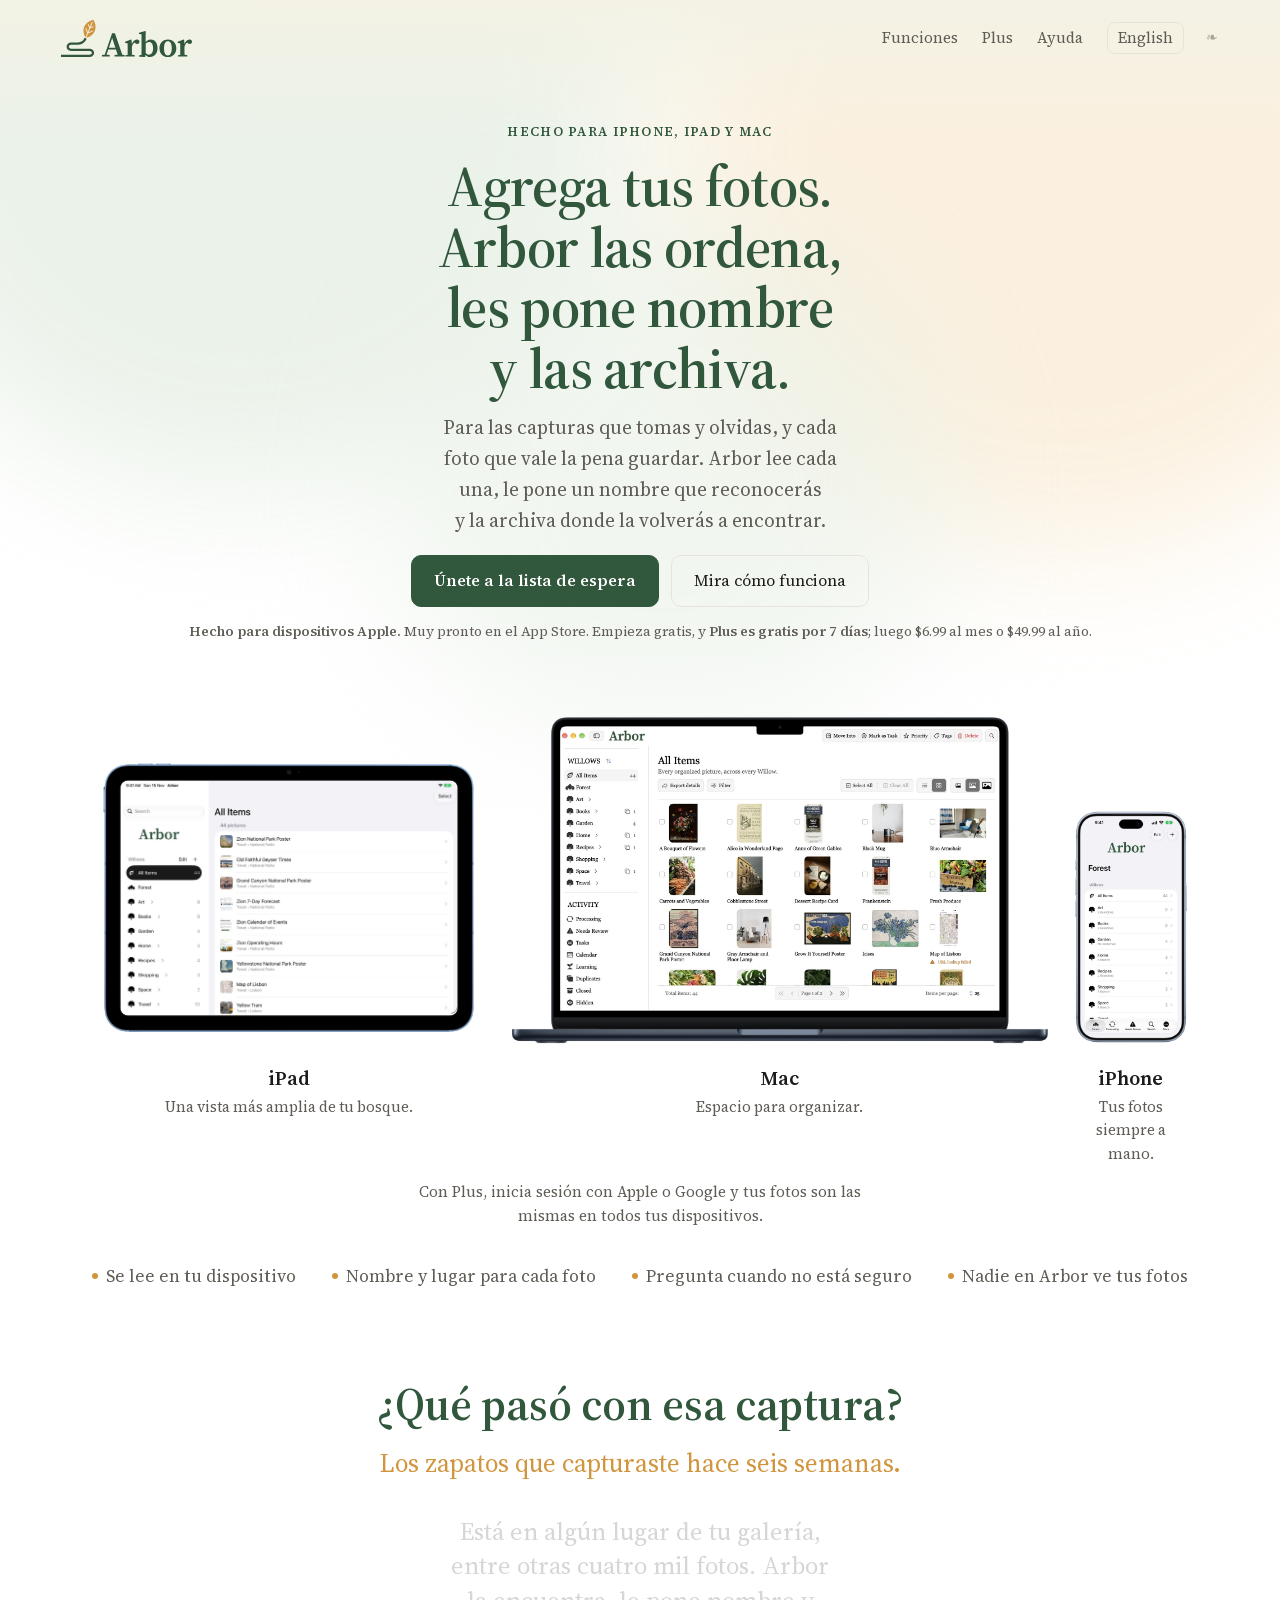
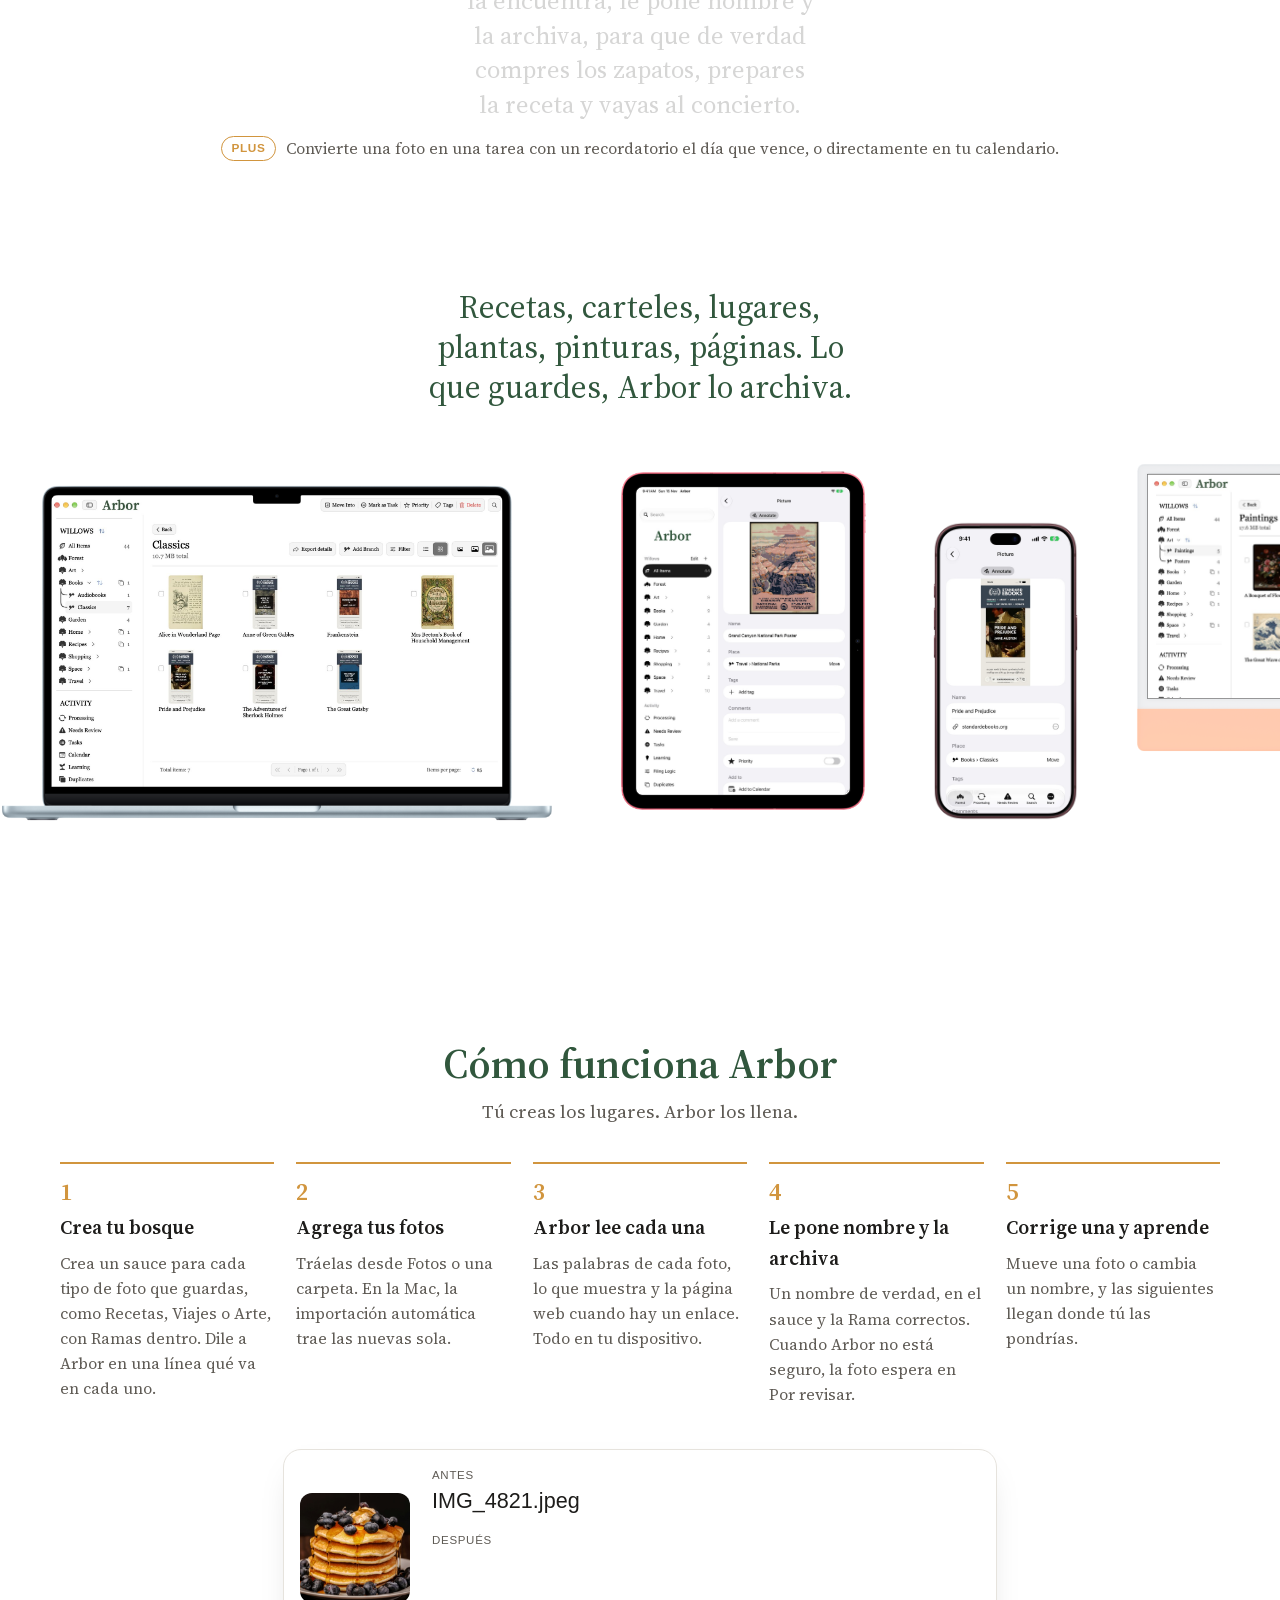
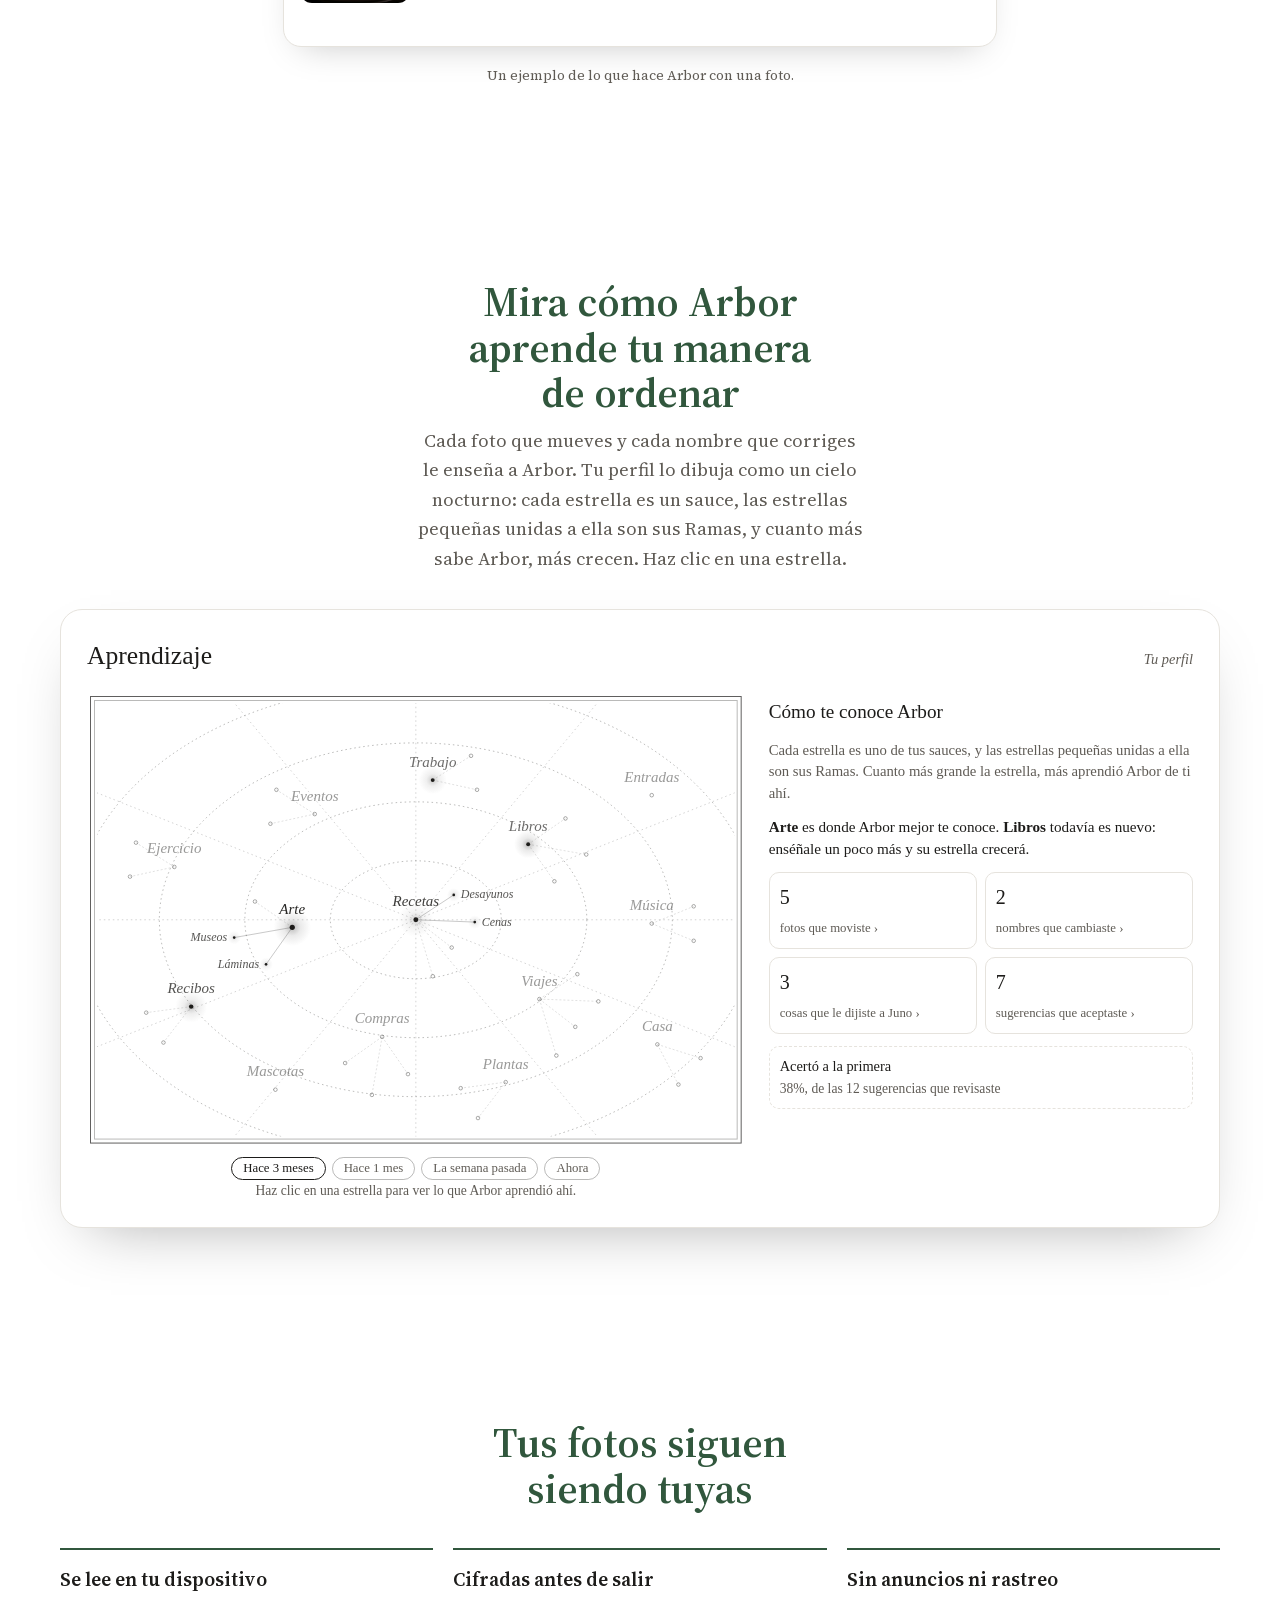
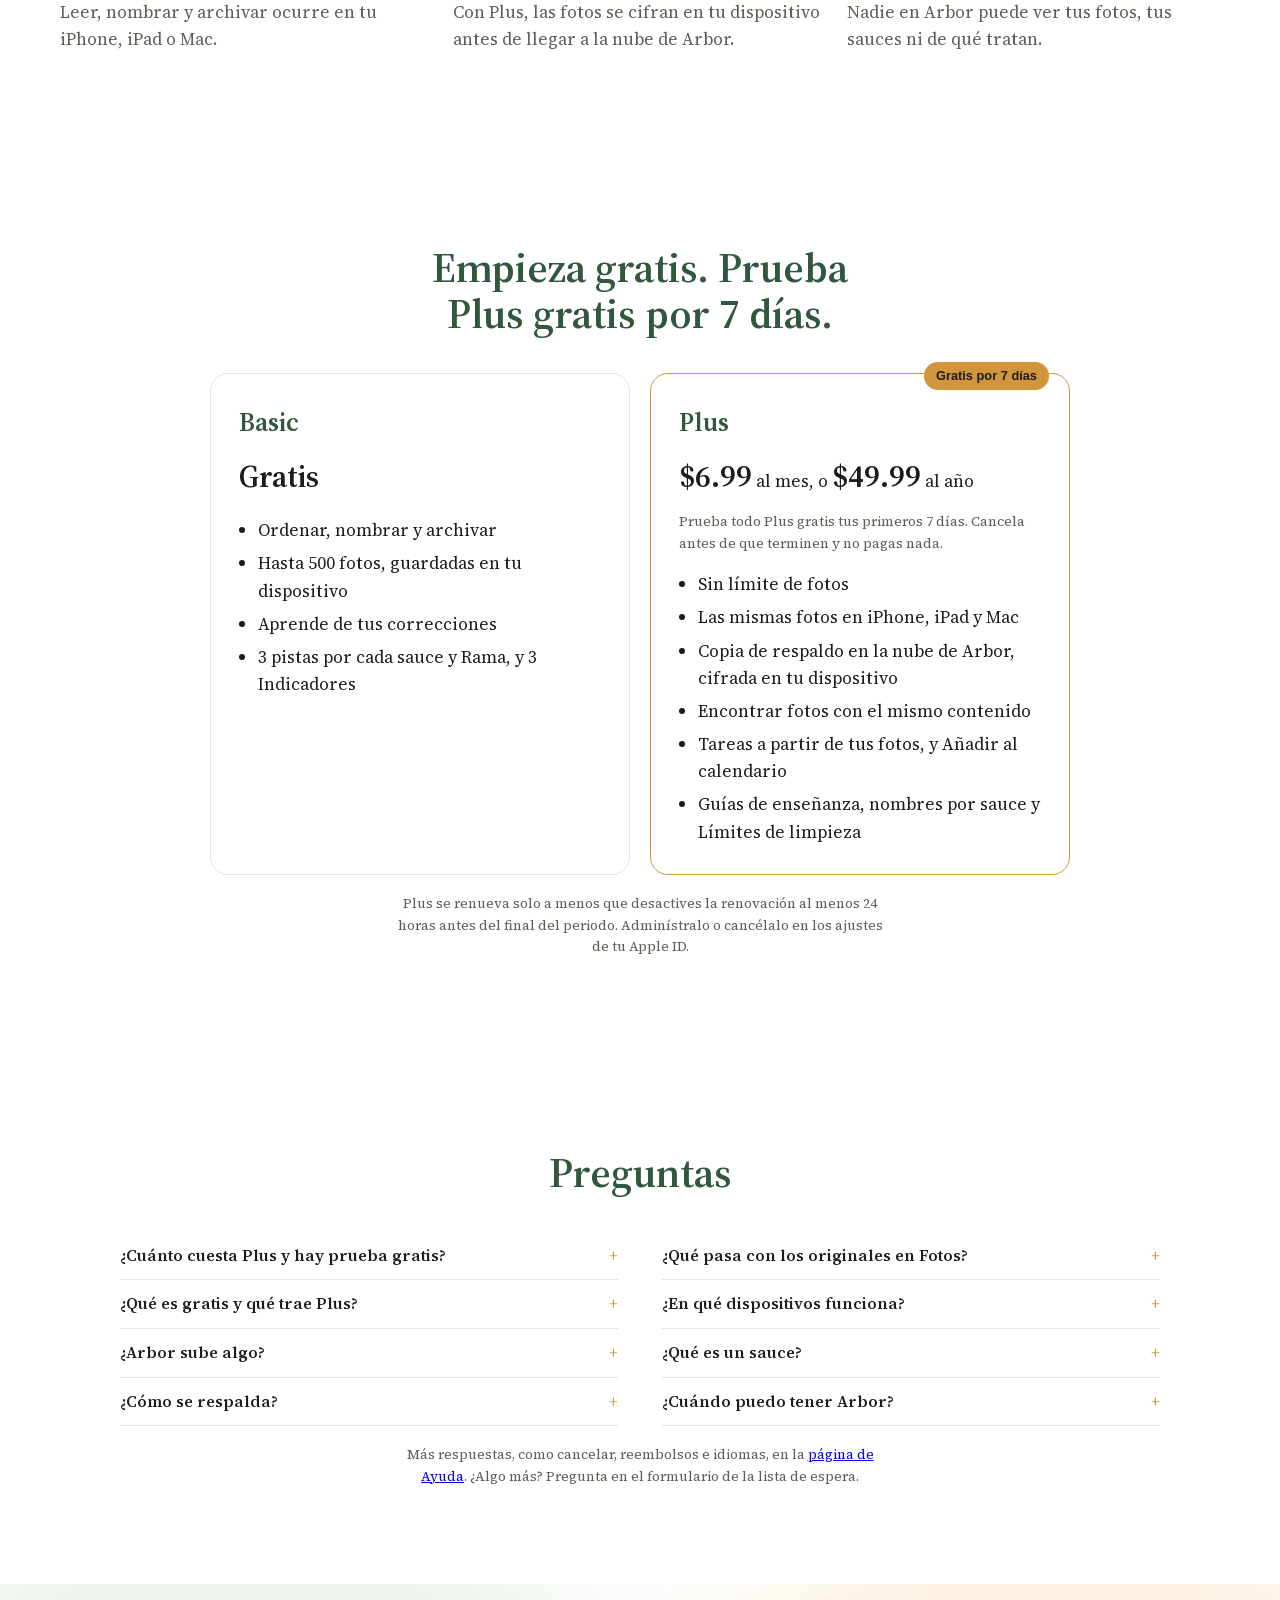
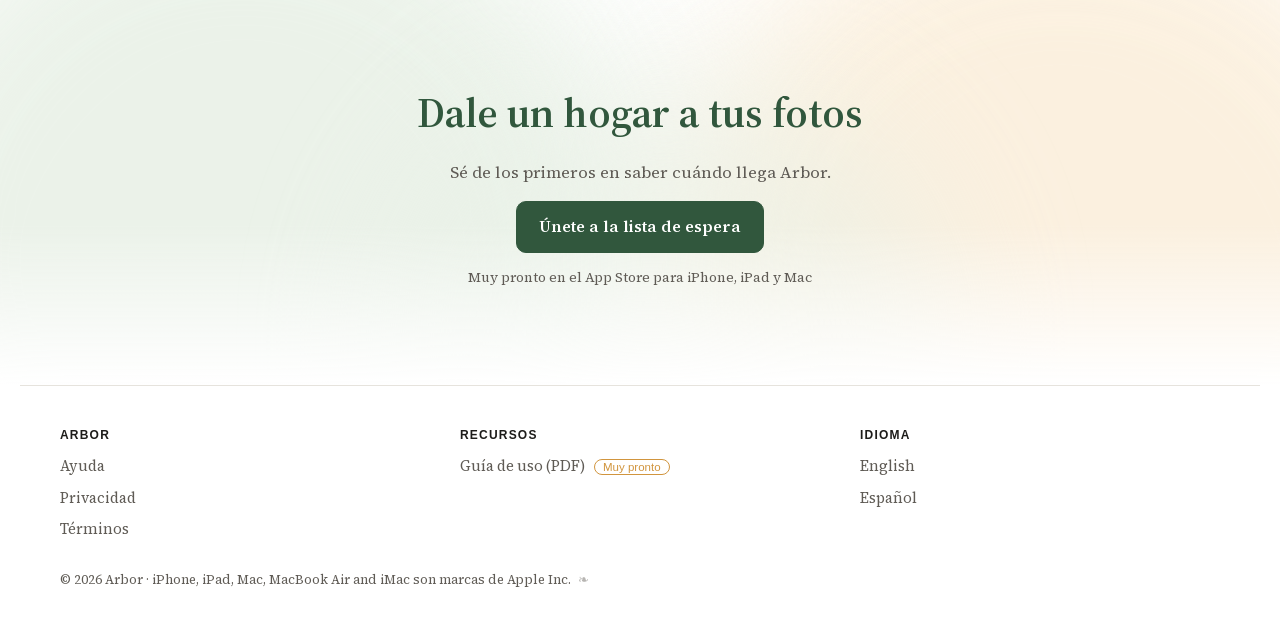
<file: es/index.html>
<!doctype html>
<html lang="es">
<head>
<meta charset="utf-8">
<meta name="viewport" content="width=device-width, initial-scale=1, viewport-fit=cover">
<title>Arbor: tu curadora de fotos para iPhone, iPad y Mac</title>
<meta name="description" content="Arbor ordena tus fotos en iPhone, iPad y Mac, capturas incluidas. Lee cada una, le pone un nombre que reconocerás y la archiva donde la volverás a encontrar.">
<meta name="color-scheme" content="light dark">
<meta name="theme-color" content="#f3f2e5" media="(prefers-color-scheme: light)">
<meta name="theme-color" content="#21241a" media="(prefers-color-scheme: dark)">
<meta property="og:title" content="Arbor: tu curadora de fotos">
<meta property="og:description" content="Agrega tus fotos. Arbor las ordena, les pone nombre y las archiva. Para iPhone, iPad y Mac.">
<meta property="og:image" content="https://arborcurator.com/img/share.png">
<meta property="og:url" content="https://arborcurator.com/es/">
<link rel="icon" href="../img/icon.svg" type="image/svg+xml">
<link rel="apple-touch-icon" href="../img/apple-touch-icon.png">
<link rel="stylesheet" href="../fonts/fonts.css">
<style>
/* Layout: Arbor's home page itself, full width. Motion lives in the page (a drifting color wash, a moving strip of
   pictures, tabs that switch by themselves, sliding feature cards, a name that types itself, scroll reveals).
   Apple's device frames stay still and straight, as Apple's marketing rules require. A small pill tries colors, fonts, dark. */
:root {
  --bg:#ffffff; --fg:#1d1c1a; --muted:#66625b; --line:#dedbd5; --green:#31573D; --gold:#B57A26; --on:#ffffff;
  --apple:-apple-system, BlinkMacSystemFont, "Helvetica Neue", Helvetica, Arial, sans-serif;
}
@media (prefers-color-scheme: dark) { :root:not([data-theme="light"]) { --bg:#141513; --fg:#ecebe7; --muted:#a39e96; --line:#34352f; --green:#8fc59f; --gold:#e0ad5e; --on:#141513; color-scheme:dark } }
:root[data-theme="dark"] { --bg:#141513; --fg:#ecebe7; --muted:#a39e96; --line:#34352f; --green:#8fc59f; --gold:#e0ad5e; --on:#141513; color-scheme:dark }
body { background:var(--bg); color:var(--fg); margin:0; }
/* The strip behind the phone's clock takes the color of the top of the page (owner 17 Nov 2026: no black band above the header). */
html, body { background:#f3f2e5; }
@media (prefers-color-scheme: dark) { html:not([data-theme="light"]), html:not([data-theme="light"]) body { background:#21241a; } }
html[data-theme="dark"], html[data-theme="dark"] body { background:#21241a; }
/* Safari 26 colors the clock strip from a fixed element touching the top edge, so keep a 1px one in the header color. */
body::before { content:""; position:fixed; top:0; left:0; right:0; height:1px; background:inherit; z-index:30; pointer-events:none; }
button:focus-visible, a:focus-visible { outline:2px solid var(--gold); outline-offset:2px; }
.pill { position:fixed; right:max(16px, env(safe-area-inset-right, 0px)); bottom:calc(16px + env(safe-area-inset-bottom, 0px)); z-index:20; display:flex; flex-wrap:wrap; gap:8px; padding:8px; border-radius:14px; background:color-mix(in srgb, var(--bg) 88%, transparent); backdrop-filter:blur(10px); border:1px solid var(--line); box-shadow:0 8px 24px rgba(0,0,0,.12); max-width:calc(100vw - 32px); font-family:var(--apple); }
.seg { display:flex; flex-wrap:wrap; gap:4px; }
.seg button { font:inherit; font-size:.8rem; padding:4px 9px; border-radius:8px; border:1px solid var(--line); background:var(--bg); color:var(--fg); cursor:pointer; }
.seg button[aria-pressed="true"] { background:var(--green); border-color:var(--green); color:var(--on); }

/* ===== The website ===== */
.site { --s-bg:#ffffff; --s-fg:#1d1c1a; --s-muted:#5f5b55; --s-line:#e6e3dd; --s-head:#1d1c1a; --s-mark:#31573D; --s-gold:#D1953E;
  --s-btn:#D1953E; --s-btntext:#1d1c1a; --s-panel:#f6f4ef; --s-panel2:#eef3ec; --s-wash1:#e9f1e7; --s-wash2:#fbefdc; --s-card:#ffffff;
  --s-hfont:"Source Serif 4", Georgia, serif; --s-bfont:"Source Serif 4", Georgia, serif;
  background:var(--s-bg); color:var(--s-fg); font-family:var(--s-bfont); font-size:17px; line-height:1.6; overflow-x:clip; container-type:inline-size; }
.site.c-a { --s-head:#31573D; --s-btn:#31573D; --s-btntext:#fff; }
.site.c-b { --s-bg:#EEF3EC; --s-head:#31573D; --s-btn:#31573D; --s-btntext:#fff; --s-panel:#ffffff; --s-panel2:#ffffff; --s-card:#ffffff; --s-line:#d6e0d3; --s-wash1:#dbe9d6; --s-wash2:#f7ecd8; --s-muted:#4d5a50; }
.site.c-b.dark { --s-bg:#121a14; --s-panel:#1c271f; --s-panel2:#1c271f; --s-card:#1c271f; --s-line:#2c3a2f; --s-wash1:#1d3123; --s-wash2:#2a2418; }
.site.dark { --s-bg:#151614; --s-fg:#ecebe7; --s-muted:#a7a29a; --s-line:#33342f; --s-head:#f1efe9; --s-mark:#a9d3b5; --s-gold:#e0ad5e; --s-btn:#e0ad5e; --s-btntext:#151614; --s-panel:#1e201c; --s-panel2:#1a221c; --s-wash1:#1b2a1f; --s-wash2:#2a2216; --s-card:#1e201c; }
.site.c-a.dark, .site.c-b.dark { --s-head:#a9d3b5; --s-btn:#8fc59f; --s-btntext:#10170f; }
.site.f-a { --s-bfont:-apple-system, BlinkMacSystemFont, "Helvetica Neue", Arial, sans-serif; }
.site.f-c { --s-bfont:"Source Sans 3", "Helvetica Neue", Arial, sans-serif; }
.site h1, .site h2, .site h3 { font-family:var(--s-hfont); font-weight:600; color:var(--s-head); margin:0; text-wrap:balance; }
.site p { margin:0; }
.in { max-width:1160px; margin:0 auto; padding-left:max(40px, env(safe-area-inset-left, 0px)); padding-right:max(40px, env(safe-area-inset-right, 0px)); }
.nav { display:flex; align-items:center; justify-content:space-between; gap:16px; padding-block:18px; position:relative; z-index:2; }
.brand { display:flex; align-items:center; text-decoration:none; } .lockup { height:40px; width:auto; display:block; } .lg { fill:#31573D; } .lo { fill:#D1953E; } .site.dark .lg { fill:#a9d3b5; } .site.dark .lo { fill:#e0ad5e; }
.links { display:flex; gap:24px; font-size:.95rem; align-items:center; }
.links a { color:var(--s-muted); text-decoration:none; } .links a:hover { color:var(--s-fg); }
.links .lang { border:1px solid var(--s-line); border-radius:8px; padding:3px 10px; }

/* Hero with a slowly drifting color wash (PDF Expert style) */
.top { position:relative; isolation:isolate; }
.wash { position:absolute; inset:0 0 18% 0; z-index:-1; overflow:hidden; }
.wash i { position:absolute; width:62vmax; height:62vmax; border-radius:50%; filter:blur(70px); opacity:.9; }
.wash i:nth-child(1) { background:var(--s-wash1); left:-12%; top:-30%; }
.wash i:nth-child(2) { background:var(--s-wash2); right:-14%; top:-24%; }
.wash i:nth-child(3) { background:var(--s-wash1); left:30%; top:20%; width:44vmax; height:44vmax; opacity:.6; }
.top::after { content:""; position:absolute; inset:0 0 auto 0; height:140px; z-index:-1; pointer-events:none; background:linear-gradient(var(--s-top), transparent); }
.site { --s-top:#f3f2e5; } .site.dark { --s-top:#21241a; }
.wash::after { content:""; position:absolute; inset:auto 0 0 0; height:40%; background:linear-gradient(transparent, var(--s-bg)); }
.hero { text-align:center; display:flex; flex-direction:column; align-items:center; gap:14px; padding-block:46px 10px; }
.for { font-size:.8rem; letter-spacing:.1em; text-transform:uppercase; font-weight:600; color:var(--s-mark); }
.h1 { font-size:3.6rem; line-height:1.05; letter-spacing:-.012em; max-width:16ch; }
.h1 span { display:inline-block; }
.sub { font-size:1.2rem; color:var(--s-muted); max-width:46ch; text-wrap:balance; }
.btns { display:flex; flex-wrap:wrap; justify-content:center; gap:12px; margin-top:6px; }
.btn { font:inherit; font-size:1rem; font-weight:600; border-radius:10px; padding:12px 22px; border:1px solid var(--s-btn); background:var(--s-btn); color:var(--s-btntext); text-decoration:none; cursor:pointer; }
.btn.ghost { background:transparent; color:var(--s-fg); border-color:var(--s-line); font-weight:400; }
.small { font-size:.86rem; color:var(--s-muted); }

/* Apple's own device frames, straight on, side by side, true relative size, never moved or overlapped */
.devices { display:flex; align-items:flex-end; justify-content:center; gap:2.2%; max-width:1080px; margin:40px auto 0; padding-inline:24px; }
.dev { position:relative; flex:none; }
.dev .frame { position:relative; z-index:2; display:block; width:100%; height:auto; pointer-events:none; }
.dev .screen { position:absolute; z-index:1; overflow:hidden; background:#fff; }
.dev.iphone .screen { border-radius:13% / 6%; } .dev.ipad .screen { border-radius:4% / 3%; } .dev.ipadl .screen { border-radius:3% / 4%; } .dev.duo .screen { border-radius:5% / 3.5%; } .dev.mac .screen { border-radius:1.5% 1.5% 0 0 / 2.3% 2.3% 0 0; }
.devices .dev.mac { width:50%; } .devices .dev.ipadl { width:36.5%; } .dev.mac .screen { left:9.294%; top:9.478%; width:81.356%; height:81.043%; }
.devices .dev.ipad { width:29.5%; } .dev.ipad .screen { left:9.804%; top:7.246%; width:80.343%; height:85.507%; }
.devices .dev.iphone { width:10.6%; } .dev.iphone .screen { left:5.333%; top:2.5%; width:89.333%; height:95%; }
.dev.ipadl .screen { left:7.246%; top:9.804%; width:85.507%; height:80.392%; }
.dev.mini .screen { left:5.077%; top:7.494%; width:89.846%; height:85.011%; border-radius:3% / 4.5%; }
.dev.minip .screen { left:7.494%; top:5.077%; width:85.011%; height:89.846%; border-radius:4.5% / 3%; }
.dev.neo .screen { left:12.647%; top:14.26%; width:74.706%; height:71.48%; }
.dev.pro .screen { left:10.882%; top:11.449%; width:78.235%; height:77.102%; }
.dev.imac .screen { left:2.962%; top:3.752%; width:94.077%; height:62.116%; }
.dev.duo .screen { left:5.340%; top:3.880%; width:89.319%; height:92.240%; }
.screen img { width:100%; height:100%; object-fit:cover; object-position:top center; display:block; background:#fff; }
.screen .slide { position:absolute; inset:0; opacity:0; transition:opacity .9s ease; }
.screen .slide.on { opacity:1; }
.coming { position:absolute; inset:0; display:flex; flex-direction:column; align-items:center; justify-content:center; gap:4px; text-align:center; padding:8%; font-family:var(--apple); font-size:.78rem; line-height:1.35; color:#77736c; background:#f4f3ef; }
.coming br { display:none; } .coming i { font-size:.85em; opacity:.75; }
.standin { position:absolute; left:8px; bottom:8px; z-index:3; font-family:var(--apple); font-size:.66rem; background:rgba(29,28,26,.82); color:#fff; border-radius:5px; padding:2px 7px; }

.devcaps { display:flex; justify-content:center; gap:2.2%; max-width:1080px; margin:18px auto 0; padding-inline:24px; text-align:center; }
.devcaps > div { flex:none; display:flex; flex-direction:column; gap:2px; }
.devcaps .cap-ipad { width:36.5%; } .devcaps .cap-mac { width:50%; } .devcaps .cap-iphone { width:10.6%; }
.devcaps b { font-family:var(--s-hfont); font-size:1.25rem; font-weight:600; color:var(--s-fg); }
.devcaps span { color:var(--s-muted); font-size:.92rem; }
.syncline { text-align:center; color:var(--s-muted); font-size:.95rem; margin:14px auto 0 !important; max-width:60ch; padding-inline:20px; }
/* Proof line */
.proof { display:flex; flex-wrap:wrap; justify-content:center; gap:10px 36px; padding-block:34px 0; color:var(--s-muted); }
.proof span { display:flex; align-items:center; gap:8px; } .proof i { width:6px; height:6px; border-radius:50%; background:var(--s-gold); display:block; }

/* Moving strip of real pictures */
.strip { margin-top:64px; overflow:hidden; mask-image:linear-gradient(90deg, transparent, #000 8%, #000 92%, transparent); }
.strip-cap { text-align:center; color:var(--s-muted); font-size:.95rem; margin-bottom:16px; }
.track { display:flex; gap:16px; width:max-content; }
.track figure { margin:0; height:190px; border-radius:12px; overflow:hidden; flex:none; box-shadow:0 8px 24px -12px rgba(0,0,0,.25); }
.track img { height:100%; width:auto; display:block; }
.track.two { margin-top:16px; }

.sec { padding-block:96px; }
.sec-head { text-align:center; display:flex; flex-direction:column; gap:10px; align-items:center; margin-bottom:36px; }
.sec-head h2 { font-size:2.6rem; line-height:1.1; max-width:20ch; }
.sec-head p { color:var(--s-muted); font-size:1.15rem; max-width:50ch; }

/* How it works, with a name that types itself */
.how { list-style:none; margin:0 auto; padding:0; display:grid; grid-template-columns:repeat(5, 1fr); gap:22px; }
.how li { display:flex; flex-direction:column; gap:8px; border-top:2px solid var(--s-line); padding-top:16px; position:relative; }
.how li::before { content:""; position:absolute; left:0; top:-2px; height:2px; width:0; background:var(--s-gold); transition:width 1.2s ease; }
.how li.on::before { width:100%; }
.how .n { font-family:var(--s-hfont); font-size:1.5rem; font-weight:600; color:var(--s-gold); line-height:1; }
.how b { font-family:var(--s-hfont); font-size:1.2rem; font-weight:600; color:var(--s-fg); }
.how p { color:var(--s-muted); font-size:.98rem; }
.rename { margin:42px auto 0; max-width:680px; display:flex; align-items:center; gap:22px; background:var(--s-card); border:1px solid var(--s-line); border-radius:18px; padding:16px; box-shadow:0 14px 34px -18px rgba(0,0,0,.25); }
.rename img { width:110px; height:110px; object-fit:cover; border-radius:12px; flex:none; }
.rename .names { position:relative; flex:1; min-width:0; }
.rename .old { position:relative; display:inline-block; font-family:var(--apple); font-size:1.35rem; color:var(--s-fg); transition:opacity .45s ease, transform .45s ease, filter .45s ease; }
.rename .old svg { position:absolute; left:-6%; top:50%; width:112%; height:1.9em; transform:translateY(-50%); overflow:visible; pointer-events:none; }
.rename .old path { fill:none; stroke:var(--s-fg); stroke-opacity:.82; stroke-width:4.2; stroke-linecap:round; stroke-linejoin:round; }
.rename.gone .old { opacity:0; transform:scale(.9) translateY(-4px); filter:blur(3px); }
.rename .new { position:relative; display:inline-block; font-family:var(--s-hfont); font-size:1.7rem; font-weight:600; color:var(--s-head); line-height:1.25; margin-top:4px; clip-path:inset(0 100% 0 0); }
.rename.write .new { animation:write 1.3s cubic-bezier(.45,.05,.4,1) forwards; }
@keyframes write { to { clip-path:inset(0 0 0 0); } }
.rename .new svg { position:absolute; left:0; bottom:-.32em; width:100%; height:.5em; overflow:visible; }
.rename .new svg path { fill:none; stroke:var(--s-gold); stroke-width:3; stroke-linecap:round; stroke-dasharray:240; stroke-dashoffset:240; }
.rename.write .new svg path { animation:under .6s 1.25s ease-out forwards; }
@keyframes under { to { stroke-dashoffset:0; } }
.rename .chip { display:inline-flex; gap:6px; margin-top:10px; font-family:var(--apple); font-size:.88rem; padding:5px 12px; border-radius:999px; background:var(--s-panel2); color:var(--s-mark); opacity:0; transform:translateY(6px); transition:opacity .4s ease, transform .4s ease; }
.rename .chip.on { opacity:1; transform:none; }
.rename .tag { font-family:var(--apple); font-size:.72rem; letter-spacing:.06em; text-transform:uppercase; color:var(--s-muted); }
@keyframes blink { 50% { opacity:0; } }

/* Device tabs that switch by themselves, with a progress line */
.tabs { display:flex; justify-content:center; flex-wrap:wrap; gap:6px; margin-bottom:18px; }
.tab { position:relative; overflow:hidden; font:inherit; font-size:.97rem; padding:8px 18px; border-radius:999px; border:1px solid var(--s-line); background:transparent; color:var(--s-muted); cursor:pointer; }
.tab[aria-selected="true"] { color:var(--s-fg); border-color:var(--s-fg); }
.tab .bar { position:absolute; left:0; bottom:0; height:2px; width:0; background:var(--s-gold); }
.tab[aria-selected="true"] .bar.run { animation:fill 6s linear forwards; }
@keyframes fill { to { width:100%; } }
.site .tabtext { text-align:center; color:var(--s-muted); max-width:52ch; margin:0 auto 26px; min-height:3.2em; }
.tabstage { position:relative; display:flex; justify-content:center; align-items:flex-end; min-height:200px; }
.tabstage .dev { animation:rise .6s cubic-bezier(.2,.7,.2,1) both; }
.tabstage { gap:3%; align-items:flex-end; } .tabstage .dev.imac { width:min(560px, 56%); } .tabstage .dev.mac { width:min(460px, 41%); } .tabstage .dev.ipad { width:min(300px, 31%); } .tabstage .dev.ipadl { width:min(520px, 54%); } .tabstage .dev.iphone { width:min(200px, 22%); } .tabstage .dev.duo { width:min(320px, 36%); }
@keyframes rise { from { opacity:0; transform:translateY(24px); } to { opacity:1; transform:none; } }

.trio { display:grid; grid-template-columns:48fr 35fr 10.2fr; grid-template-rows:auto auto; column-gap:3.4%; max-width:1100px; margin:0 auto; }
.trio figure { margin:0; display:grid; grid-row:span 2; grid-template-rows:subgrid; justify-items:center; row-gap:20px; }
.trio .dev { width:100%; align-self:end; } .trio .tphone .dev { width:62%; }
.trio figcaption { text-align:center; display:flex; flex-direction:column; gap:2px; align-self:start; white-space:nowrap; }
.trio figcaption b { font-family:var(--s-hfont); font-size:1.5rem; font-weight:600; color:var(--s-fg); }
.trio figcaption span { color:var(--s-muted); }
.show-cap { text-align:center; font-family:var(--s-hfont); font-size:2rem; line-height:1.25; color:var(--s-head); max-width:28ch; margin:0 auto 34px !important; text-wrap:balance; }
.showrow { overflow:hidden; padding:20px 0 28px; }
.showtrack { display:flex; align-items:flex-end; width:max-content; animation:drift 140s linear infinite; will-change:transform; }
.showrow:hover .showtrack { animation-play-state:paused; }
@keyframes drift { to { transform:translateX(-50%); } }
@media (prefers-reduced-motion: reduce) { .showrow { overflow-x:auto; } .showtrack { animation:none; } }
.showrow::-webkit-scrollbar { display:none; }
.sitem { flex:none; height:360px; display:flex; align-items:flex-end; margin-right:56px; }
.sitem .dev { height:100%; width:auto; } .sitem .dev .frame { height:100%; width:auto; }
.sitem.s-iphone { height:300px; } .sitem.s-mini { height:250px; } .sitem.s-ipadl { height:300px; } .sitem.s-ipad { height:360px; } .sitem.s-minip { height:310px; }
.showrow:focus-visible { outline:2px solid var(--s-gold); outline-offset:-2px; }
/* Feature cards that slide sideways (Paste style) */
.carousel { position:relative; }
.cards { display:flex; gap:22px; transition:transform .8s cubic-bezier(.2,.7,.2,1); will-change:transform; }
.card { flex:0 0 min(560px, 82%); background:var(--s-panel); border-radius:22px; padding:28px; display:flex; flex-direction:column; gap:16px; }
.card:nth-child(even) { background:var(--s-panel2); }
.card h3 { font-size:1.6rem; line-height:1.15; }
.card p { color:var(--s-muted); }
.card .shot { border-radius:12px; overflow:hidden; background:#fff; height:300px; box-shadow:0 14px 30px -16px rgba(0,0,0,.3); position:relative; }
.card .shot img { width:100%; height:100%; object-fit:contain; object-position:center; display:block; padding:10px; box-sizing:border-box; }
.cdev { display:flex; justify-content:center; align-items:center; height:300px; padding:14px 0; box-sizing:border-box; border-radius:14px; background:radial-gradient(closest-side, color-mix(in srgb, var(--s-bg) 70%, transparent), transparent); }
.cdev .dev { height:100%; width:auto; flex:none; } .cdev .dev .frame { height:100%; width:auto; }
.plus { align-self:flex-start; font-family:var(--apple); font-size:.74rem; font-weight:600; letter-spacing:.05em; color:var(--s-gold); border:1px solid var(--s-gold); border-radius:999px; padding:2px 10px; }
.cnav { display:flex; justify-content:center; align-items:center; gap:14px; margin-top:24px; }
.cnav button.arrow { font:inherit; width:40px; height:40px; border-radius:50%; border:1px solid var(--s-line); background:var(--s-bg); color:var(--s-fg); cursor:pointer; font-size:1.1rem; }
.dots { display:flex; gap:8px; } .dots button { width:8px; height:8px; border-radius:99px; border:0; padding:0; background:var(--s-line); cursor:pointer; transition:width .3s ease, background .3s ease; }
.dots button[aria-current="true"] { width:26px; background:var(--s-gold); }

/* Learning: the star chart stays pinned while three lines change as you scroll */
.learnmock { background:var(--s-card); border:1px solid var(--s-line); border-radius:22px; padding:26px; box-shadow:0 24px 60px -30px rgba(0,0,0,.35); }
.learnmock .lh { display:flex; justify-content:space-between; align-items:baseline; gap:12px; flex-wrap:wrap; margin-bottom:16px; }
.learnmock .lh b { font-family:Georgia, serif; font-size:1.6rem; font-weight:400; color:var(--s-fg); }
.learnmock .lh span { font-family:Georgia, serif; font-size:.9rem; color:var(--s-muted); font-style:italic; }
.lgrid { display:grid; grid-template-columns:minmax(0, 1.55fr) minmax(0, 1fr); gap:24px; align-items:start; font-family:Georgia, serif; }
.lgrid canvas { width:100%; aspect-ratio:1.45; display:block; color:var(--s-fg); cursor:pointer; }
.lhint { text-align:center; color:var(--s-muted); font-size:.85rem; margin-top:8px; }
.times { display:flex; justify-content:center; flex-wrap:wrap; gap:6px; margin-top:10px; }
.times button { font-family:Georgia, serif; font-size:.8rem; padding:3px 11px; border-radius:999px; border:1px solid color-mix(in srgb, var(--s-fg) 30%, transparent); background:transparent; color:var(--s-muted); cursor:pointer; }
.times button[aria-pressed="true"] { color:var(--s-fg); border-color:var(--s-fg); }
.lside { display:flex; flex-direction:column; gap:12px; color:var(--s-fg); }
.lpanel { border:1px solid color-mix(in srgb, var(--s-fg) 35%, transparent); border-radius:14px; padding:14px 16px; animation:panelIn .35s ease both; }
@keyframes panelIn { from { opacity:0; transform:translateY(8px); } to { opacity:1; transform:none; } }
.lpanel .ph { display:flex; justify-content:space-between; align-items:baseline; gap:10px; }
.lpanel .ph b { font-size:1.2rem; font-weight:400; }
.lpanel .ph button { font:inherit; font-size:.9rem; background:none; border:0; color:var(--s-muted); cursor:pointer; }
.lpanel .sub { color:var(--s-muted); font-size:.92rem; margin:2px 0 8px; }
.lpanel .row { display:flex; justify-content:space-between; gap:10px; padding:7px 0; border-top:1px solid var(--s-line); font-size:.95rem; }
.lpanel .row span:last-child { color:var(--s-muted); white-space:nowrap; }
.lpanel .row span:last-child::after { content:" \203A"; }
.lpanel .br { font-size:.85rem; color:var(--s-muted); margin-top:8px; }
.lside h4 { font-size:1.2rem; font-weight:400; margin:4px 0 0; }
.lside .exp { color:var(--s-muted); font-size:.92rem; line-height:1.45; }
.lside .best { font-size:.95rem; line-height:1.45; transition:opacity .4s ease; }
.lstats { display:grid; grid-template-columns:1fr 1fr; gap:8px; }
.lstats div { border:1px solid var(--s-line); border-radius:10px; padding:8px 10px; }
.lstats b { display:block; font-size:1.25rem; font-weight:400; font-variant-numeric:tabular-nums; }
.lstats span { font-size:.8rem; color:var(--s-muted); }
.lfirst { border:1px dashed var(--s-line); border-radius:10px; padding:8px 10px; font-size:.9rem; }
.lfirst span { display:block; color:var(--s-muted); font-size:.85rem; }

.private { display:grid; grid-template-columns:repeat(3, 1fr); gap:20px; }
.private div { border-top:2px solid var(--s-mark); padding-top:14px; }
.private b { font-family:var(--s-hfont); font-size:1.2rem; font-weight:600; display:block; margin-bottom:4px; }
.private p { color:var(--s-muted); }
.plans { display:grid; grid-template-columns:1fr 1fr; gap:20px; max-width:860px; margin:0 auto; }
.plan { background:var(--s-card); border:1px solid var(--s-line); border-radius:18px; padding:28px; display:flex; flex-direction:column; gap:10px; transition:transform .3s ease, box-shadow .3s ease; }
.plan:hover { transform:translateY(-4px); box-shadow:0 18px 40px -22px rgba(0,0,0,.3); }
.plan.plusc { border-color:var(--s-gold); position:relative; }
.trial { position:absolute; top:-12px; right:20px; font-family:var(--apple); font-size:.8rem; font-weight:600; background:var(--s-gold); color:#1d1c1a; border-radius:999px; padding:4px 12px; }
.plan h3 { font-size:1.6rem; } .price b { font-family:var(--s-hfont); font-size:1.9rem; font-weight:600; }
.plan ul { margin:6px 0 0; padding-left:1.1em; display:flex; flex-direction:column; gap:6px; }
.site .fine { font-size:.85rem; color:var(--s-muted); text-align:center; max-width:70ch; margin:18px auto 0; }
.qs { max-width:1040px; margin:0 auto; columns:2 420px; column-gap:44px; }
.qs details { border-bottom:1px solid var(--s-line); padding-block:11px; break-inside:avoid; }
.qs summary { cursor:pointer; font-family:var(--s-hfont); font-size:1rem; font-weight:600; list-style:none; display:flex; justify-content:space-between; gap:12px; }
.qs summary::after { content:"+"; color:var(--s-gold); transition:transform .3s ease; } .qs details[open] summary::after { transform:rotate(45deg); }
.qs details p { color:var(--s-muted); margin-top:6px; font-size:.95rem; }
.end { text-align:center; display:flex; flex-direction:column; align-items:center; gap:14px; padding-block:96px; position:relative; isolation:isolate; overflow:hidden; }
.end h2 { font-size:2.6rem; }
.foot { display:grid; grid-template-columns:repeat(3, minmax(0, 1fr)); gap:18px 40px; padding-block:40px 28px; font-size:.92rem; color:var(--s-muted); border-top:1px solid var(--s-line); }
.fcol { display:flex; flex-direction:column; gap:8px; } .fcol b { font-family:var(--apple); font-size:.75rem; letter-spacing:.1em; text-transform:uppercase; color:var(--s-fg); margin-bottom:2px; }
.fcol a { color:var(--s-muted); text-decoration:none; } .fcol a:hover { color:var(--s-fg); }
.soon { font-style:normal; font-family:var(--apple); font-size:.72rem; color:var(--s-gold); border:1px solid var(--s-gold); border-radius:999px; padding:1px 8px; margin-left:6px; white-space:nowrap; }
.fine2 { grid-column:1 / -1; font-size:.8rem; color:var(--s-muted); margin-top:10px !important; }


/* Hook: the screenshot you forgot, with lines that change by themselves */
.hook { text-align:center; display:flex; flex-direction:column; align-items:center; gap:14px; padding-block:90px 30px; }
.hook-q { font-family:var(--s-hfont); font-weight:600; font-size:2.8rem; line-height:1.1; color:var(--s-head); text-wrap:balance; }
.hook-rot { position:relative; height:2.2em; width:100%; font-family:var(--s-hfont); font-size:1.6rem; color:var(--s-gold); }
.hook-rot span { position:absolute; inset:0; opacity:0; transform:translateY(14px); transition:opacity .6s ease, transform .6s ease; }
.hook-rot span.on { opacity:1; transform:none; }
.hook-p { color:var(--s-fg); font-size:1.55rem; line-height:1.4; max-width:34ch; font-family:var(--s-hfont); text-wrap:balance; }
.hook-p .w { opacity:.18; transition:opacity .25s linear; }
.hook-p .w.lit { opacity:1; }
.hook-plus { display:flex; align-items:center; gap:10px; color:var(--s-muted); font-size:.98rem; }
/* Waitlist sheet */
.wl-back { position:fixed; inset:0; z-index:40; background:rgba(20,22,20,.45); display:flex; align-items:center; justify-content:center; padding:16px; }
.wl-back[hidden] { display:none; }
.wl { width:min(420px, 100%); max-height:calc(100vh - 32px); overflow:auto; background:var(--s-bg); color:var(--s-fg); border-radius:16px; padding:20px 22px; box-shadow:0 30px 80px -20px rgba(0,0,0,.45); display:flex; flex-direction:column; gap:10px; font-family:var(--apple); font-size:14px; line-height:1.4; }
.wl h3 { font-family:var(--s-hfont); font-size:1.3rem; margin:0; }
.wl .lead { color:var(--s-muted); font-size:13px; margin:0; }
.wl .row { display:grid; grid-template-columns:1fr 1fr; gap:8px; }
.wl label.f { display:flex; flex-direction:column; gap:3px; font-size:12px; font-weight:600; color:var(--s-muted); }
.wl input[type=text], .wl input[type=email], .wl textarea { font:inherit; font-size:14px; font-weight:400; padding:7px 9px; border-radius:8px; border:1px solid var(--s-line); background:var(--s-bg); color:var(--s-fg); resize:vertical; }
.wl input:focus, .wl textarea:focus { outline:2px solid var(--s-mark); outline-offset:0; }
.wl fieldset { border:0; padding:0; margin:0; }
.wl legend { font-size:12px; font-weight:600; color:var(--s-muted); margin-bottom:5px; padding:0; }
.wl .boxes { display:grid; grid-template-columns:repeat(3, auto); justify-content:start; gap:6px 18px; }
.wl .boxes label { display:flex; align-items:center; gap:6px; font-size:14px; cursor:pointer; }
.wl .boxes input { accent-color:var(--s-mark); width:15px; height:15px; margin:0; }
.wl .acts { display:flex; justify-content:flex-end; gap:8px; margin-top:4px; }
.wl .acts .btn { font-size:14px; padding:7px 14px; border-radius:8px; }
.wl .note { font-size:11.5px; color:var(--s-muted); margin:0; }
.wl .err { color:#b3261e; font-size:12.5px; margin:0; }
.wl .err:empty { display:none; }
.wl .done { text-align:center; display:flex; flex-direction:column; gap:8px; align-items:center; padding-block:10px; }
@container (max-width: 640px) { .hook-q { font-size:2rem; } .hook-rot { font-size:1.2rem; height:2.8em; } .wl .boxes { grid-template-columns:repeat(2, auto); } }

/* Motion (all of it switched off for people who ask their device for less motion) */
@media (prefers-reduced-motion: no-preference) {
  .wash i:nth-child(1) { animation:drift1 22s ease-in-out infinite alternate; }
  .wash i:nth-child(2) { animation:drift2 26s ease-in-out infinite alternate; }
  .wash i:nth-child(3) { animation:drift3 30s ease-in-out infinite alternate; }
  @keyframes drift1 { to { transform:translate(18%, 14%) scale(1.15); } }
  @keyframes drift2 { to { transform:translate(-16%, 18%) scale(.9); } }
  @keyframes drift3 { to { transform:translate(-20%, -12%) scale(1.2); } }
  .h1 span { animation:word .8s cubic-bezier(.2,.7,.2,1) both; }
  @keyframes word { from { opacity:0; transform:translateY(.4em); filter:blur(6px); } to { opacity:1; transform:none; filter:none; } }
  .hero .sub, .hero .btns, .hero .small { animation:word .8s .7s cubic-bezier(.2,.7,.2,1) both; }
  .devices { animation:word 1s .9s cubic-bezier(.2,.7,.2,1) both; }
  .track.one { animation:slide 70s linear infinite; } .track.two { animation:slide 90s linear infinite reverse; }
  .strip:hover .track { animation-play-state:paused; }
  @keyframes slide { to { transform:translateX(-50%); } }
  .rv { opacity:0; transform:translateY(34px); transition:opacity .8s ease, transform .8s cubic-bezier(.2,.7,.2,1); }
  .rv.on { opacity:1; transform:none; }
  .how li.rv:nth-child(2) { transition-delay:.12s; } .how li.rv:nth-child(3) { transition-delay:.24s; } .how li.rv:nth-child(4) { transition-delay:.36s; } .how li.rv:nth-child(5) { transition-delay:.48s; }
  .btn { transition:transform .2s ease, box-shadow .2s ease; } .btn:hover { transform:translateY(-2px); box-shadow:0 8px 18px -8px rgba(0,0,0,.3); }
}
@media (prefers-reduced-motion: reduce) { .track { flex-wrap:wrap; width:auto; justify-content:center; } .track.two { display:none; } .cards { transition:none; } }

@container (max-width: 900px) { .how { grid-template-columns:1fr 1fr; } .lgrid { grid-template-columns:1fr; } .lgrid canvas { aspect-ratio:1.12; } }
@container (max-width: 560px) { .lgrid canvas { aspect-ratio:.92; } }
@container (max-width: 640px) {
  .show-cap { font-size:1.4rem; } .sitem { height:220px; } .sitem.s-iphone { height:200px; } .sitem.s-mini, .sitem.s-ipadl { height:170px; } .sitem { margin-right:28px; }
  .devcaps span { display:none; } .devcaps b { font-size:1rem; }
  .trio { grid-template-columns:1fr; grid-template-rows:none; row-gap:36px; } .trio figure { grid-row:auto; grid-template-rows:auto auto; } .trio .tphone .dev { width:30%; } .trio .tipad .dev { width:80%; } .trio figcaption { white-space:normal; }
  .foot { grid-template-columns:1fr 1fr; }
  .cdev { height:220px; }
  .in { padding-left:max(20px, env(safe-area-inset-left, 0px)); padding-right:max(20px, env(safe-area-inset-right, 0px)); }
  .links a.hide { display:none; } .links { gap:12px; }
  .hero { padding-block:28px 6px; } .h1 { font-size:2.25rem; } .sub { font-size:1.05rem; }
  .btns { flex-direction:column; align-items:stretch; width:100%; }
  .devices { padding-inline:12px; gap:3%; }
  .proof { gap:8px 18px; font-size:.92rem; }
  .track figure { height:130px; }
  .sec { padding-block:60px; } .sec-head h2 { font-size:1.9rem; }
  .how { grid-template-columns:1fr; } .rename img { width:72px; height:72px; }
  .card { padding:18px; } .card h3 { font-size:1.35rem; }
  .private { grid-template-columns:1fr; } .plans { grid-template-columns:1fr; }
  .end h2 { font-size:1.9rem; } .end { padding-block:60px; }
}
.tend{color:inherit;text-decoration:none;opacity:.45;margin-left:4px}.tend:hover{opacity:.9}
.links .tend-top{opacity:.5;font-size:.95em;padding-inline:2px;margin-left:-4px}.links .tend-top:hover{opacity:.8}
</style>
<!-- search tags -->
<link rel="canonical" href="https://arborcurator.com/es/">
<link rel="alternate" hreflang="en" href="https://arborcurator.com/">
<link rel="alternate" hreflang="es" href="https://arborcurator.com/es/">
<link rel="alternate" hreflang="x-default" href="https://arborcurator.com/">
<script type="application/ld+json">{"@context": "https://schema.org", "@graph": [{"@type": "Organization", "@id": "https://arborcurator.com/#org", "name": "Arbor", "url": "https://arborcurator.com/", "logo": "https://arborcurator.com/img/apple-touch-icon.png"}, {"@type": "WebSite", "@id": "https://arborcurator.com/#site", "name": "Arbor", "url": "https://arborcurator.com/", "inLanguage": ["en", "es"], "publisher": {"@id": "https://arborcurator.com/#org"}}, {"@type": "SoftwareApplication", "name": "Arbor", "applicationCategory": "PhotographyApplication", "operatingSystem": "iOS, iPadOS, macOS", "url": "https://arborcurator.com/es/", "inLanguage": "es", "description": "Arbor ordena tus fotos en iPhone, iPad y Mac, capturas de pantalla incluidas: lee cada una, le pone un nombre que reconocerás y la guarda donde la vuelvas a encontrar.", "publisher": {"@id": "https://arborcurator.com/#org"}}]}</script>
<!-- /search tags -->
</head>
<body>
<div id="view"><!-- drawn copy for search engines --><div class="site c-a f-b"><div class="top"><div class="wash" aria-hidden="true"><i></i><i></i><i></i></div><div class="in nav"><a class="brand" href="./"><svg class="lockup" viewBox="36 306 782 234" role="img" aria-label="Arbor"><g id="Layer_1" data-name="Layer 1"><path class="lg" d="M281.29857,522.33137l20.69945-3.05952h3.85523l20.86755,3.05952v9.58225H281.29857Zm59.36919-126.393H357.3997l46.39577,135.97527H376.73685L338.87774,416.15817l6.18978-5.24025-40.26764,120.9957H293.939ZM317.7733,479.502h55.07911l3.93766,10.657h-62.356Zm37.19255,43.05392,24.35543-3.05952h8.9475l25.74434,3.05952v9.35769H354.96585Z"></path><path class="lg" d="M431.962,489.07387V478.28833c0-11.2191-.20379-16.42041-.61268-24.58l-14.37208-1.83675v-7.58844L451.085,431.36879l3.28408,2.11453,2.14958,25.27575v30.3148c0,12.64826.20379,33.6599.61138,42.83975H431.34931C431.7582,522.73377,431.962,501.72213,431.962,489.07387Zm-13.3531,34.50234,20.94154-4.0798h12.91566l20.94284,4.0798v8.33741h-54.8Zm26.22982-61.742h13.49978l-3.90195,3.52422c5.03126-22.041,18.37268-33.9896,30.48355-33.9896,7.4132,0,14.05794,3.90455,16.13094,11.05425-.22456,10.11185-5.01958,15.79085-13.17916,15.79085-5.44016,0-9.76658-2.43515-14.03718-7.21719l-5.73222-6.26442,9.09678.50624c-9.9522,5.92822-17.2953,16.4282-20.93894,30.33817l-11.4216-.749Z"></path><path class="lg" d="M499.46221,523.65149l20.534-4.08109-7.63,12.41851c.40758-9.17986.61138-30.19149.61138-42.83975V401.26168l-14.7602-1.81469v-7.88828l36.44033-9.17985,3.08029,1.85622-.81518,28.74285v35.04881l.61138,2.65193v65.79327l-3.61249,17.93135-34.45949-2.41438Zm81.235-40.31762c0-25.19267-9.46413-37.45022-23.24559-37.45022-9.06563,0-18.61283,7.30676-29.31141,18.15591l-1.83545-3.52292c11.7565-19.97319,25.16671-29.14785,41.1354-29.14785,21.92287,0,39.35836,18.11437,39.35836,50.80332,0,32.16453-19.2995,52.618-42.719,52.618-15.43778,0-27.1125-7.97785-37.02575-29.11929l1.83545-3.56316c9.4849,12.34061,18.104,18.39345,27.91729,18.39345C570.07127,520.50111,580.69716,508.52654,580.69716,483.33387Z"></path><path class="lg" d="M617.96954,483.07556c0-32.5903,22.82632-51.70677,49.20671-51.70677,26.12208,0,49.20671,18.89191,49.20671,51.70677,0,32.81615-21.81253,51.71455-49.20671,51.71455C639.44847,534.79011,617.96954,515.66715,617.96954,483.07556Zm71.81755.22456c0-28.15873-8.083-42.0025-22.61084-42.0025-14.78616,0-22.61084,13.84377-22.61084,42.0025,0,28.23532,7.82468,41.56116,22.61084,41.56116C681.70409,524.86128,689.78709,511.53544,689.78709,483.30012Z"></path><path class="lg" d="M739.5922,489.07387V478.28833c0-11.2191-.20509-16.42041-.61268-24.58l-14.37337-1.83675v-7.58844l34.109-12.91436,3.28408,2.11453,2.14826,25.27575v30.3148c0,12.64826.20511,33.6599.6127,42.83975H738.97952C739.38711,522.73377,739.5922,501.72213,739.5922,489.07387Zm-13.3531,34.50234,20.94154-4.0798H760.0963l20.94283,4.0798v8.33741h-54.8Zm26.22982-61.742H765.9687l-3.902,3.52422c5.03-22.041,18.37268-33.9896,30.48355-33.9896,7.41319,0,14.05794,3.90455,16.13094,11.05425-.22456,10.11185-5.01958,15.79085-13.17916,15.79085-5.44146,0-9.76658-2.43515-14.03718-7.21719l-5.73222-6.26442,9.09678.50624c-9.9522,5.92822-17.2966,16.4282-20.94024,30.33817l-11.4203-.749Z"></path><path class="lg" d="M209.43948,534.79011H41.71246V521.498h167.727c7.1471,0,12.96174-5.15329,12.96174-11.4865s-5.81464-11.4852-12.96174-11.4852H100.51116c-14.30458,0-25.9423-10.98675-25.9423-24.49043s11.63772-24.49042,25.9423-24.49042l34.96509-.08827c.06555-.0013.13759.0013.20639.0026.29076-.0039,31.07351.47249,41.3327-22.028l2.75707-6.04765,12.094,5.51415-2.75707,6.04764c-13.69969,30.0487-50.85265,29.85659-53.68825,29.80337l-34.893.08826c-6.992,0-12.66708,5.02348-12.66708,11.19833s5.6751,11.19833,12.65021,11.19833H209.43948c14.47657,0,26.25384,11.11526,26.25384,24.7773C235.69332,523.67486,223.91605,534.79011,209.43948,534.79011Z"></path><path class="lo" d="M230.95687,315.60359c-23.95481,4.64858-44.05653,18.99512-53.085,40.75359-8.632,20.80289-5.28689,44.02136,6.95858,63.72282l10.58021-25.49809-10.25953-27.10745a2.56318,2.56318,0,1,1,4.794-1.81577l8.33208,22.01485,9.0621-21.83947-7.67059-20.26719a2.56318,2.56318,0,1,1,4.794-1.81577l5.74318,15.17451,11.84078-28.536a2.56307,2.56307,0,1,1,4.73471,1.96462l-11.84078,28.536,14.7993-6.65059a2.56319,2.56319,0,1,1,2.10014,4.67644L212.074,367.7987l-9.062,21.8393,21.46977-9.64863a2.56318,2.56318,0,1,1,2.10013,4.67643l-26.43654,11.88073-10.58017,25.498c22.5963-5.24407,41.397-19.27345,50.0289-40.07625C248.62257,360.20982,244.58313,335.84611,230.95687,315.60359Z"></path></g></svg></a><nav class="links"><a class="hide" href="#features" data-go="features">Funciones</a><a class="hide" href="#plans" data-go="plans">Plus</a><a href="support/">Ayuda</a><a class="lang" href="../" hreflang="en">English</a><a href="../tend/" class="tend tend-top" aria-label="Owner">❧</a></nav></div><div class="in hero"><div class="for">Hecho para iPhone, iPad y Mac</div><h1 class="h1"><span style="animation-delay:0s">Agrega</span> <span style="animation-delay:0.07s">tus</span> <span style="animation-delay:0.14s">fotos.</span> <span style="animation-delay:0.21000000000000002s">Arbor</span> <span style="animation-delay:0.28s">las</span> <span style="animation-delay:0.35000000000000003s">ordena,</span> <span style="animation-delay:0.42000000000000004s">les</span> <span style="animation-delay:0.49000000000000005s">pone</span> <span style="animation-delay:0.56s">nombre</span> <span style="animation-delay:0.6300000000000001s">y</span> <span style="animation-delay:0.7000000000000001s">las</span> <span style="animation-delay:0.77s">archiva.</span></h1><p class="sub">Para las capturas que tomas y olvidas, y cada foto que vale la pena guardar. Arbor lee cada una, le pone un nombre que reconocerás y la archiva donde la volverás a encontrar.</p><div class="btns"><button type="button" class="btn" data-wait="">Únete a la lista de espera</button><button type="button" class="btn ghost" data-go="how">Mira cómo funciona</button></div><div class="small"><b>Hecho para dispositivos Apple.</b> Muy pronto en el App Store. Empieza gratis, y <b>Plus es gratis por 7 días</b>; luego $6.99 al mes o $49.99 al año.</div></div><div class="devices"><div class="dev ipadl"><div class="screen"><img src="../img/screens/ipad-landscape-all-items.jpg" alt="Arbor en iPad: cada foto con su sauce y su Rama" loading="lazy"></div><img class="frame" src="../frames/c/ipad-blue-landscape.png" alt="iPad showing Arbor"></div><div class="dev mac"><div class="screen"><img src="../img/screens/mac-all-items-grid.jpg" alt="Arbor en una Mac: Todos los elementos, cada foto con su nombre" loading="lazy"></div><img class="frame" src="../frames/c/macbook-midnight.png" alt="MacBook Air showing Arbor"></div><div class="dev iphone"><div class="screen"><img src="../img/screens/iphone-forest.jpg" alt="Arbor en iPhone: el bosque con sus sauces" loading="lazy"></div><img class="frame" src="../frames/c/iphone-glacier.png" alt="iPhone showing Arbor"></div></div><div class="devcaps"><div class="cap-ipad"><b>iPad</b><span>Una vista más amplia de tu bosque.</span></div><div class="cap-mac"><b>Mac</b><span>Espacio para organizar.</span></div><div class="cap-iphone"><b>iPhone</b><span>Tus fotos siempre a mano.</span></div></div><p class="syncline">Con Plus, inicia sesión con Apple o Google y tus fotos son las mismas en todos tus dispositivos.</p></div><div class="in proof"><span><i></i>Se lee en tu dispositivo</span><span><i></i>Nombre y lugar para cada foto</span><span><i></i>Pregunta cuando no está seguro</span><span><i></i>Nadie en Arbor ve tus fotos</span></div><section class="sec in hook"><p class="hook-q">¿Qué pasó con esa captura?</p><div class="hook-rot" aria-live="off"><span class="on">Los zapatos que capturaste hace seis semanas.</span><span>La receta que juraste preparar este fin de semana.</span><span>La fecha del concierto que te mandó un amigo.</span><span>La contraseña del Wi-Fi del alquiler.</span><span>El libro que alguien te recomendó.</span></div><p class="hook-p" data-split="1"><span class="w">Está</span> <span class="w">en</span> <span class="w">algún</span> <span class="w">lugar</span> <span class="w">de</span> <span class="w">tu</span> <span class="w">galería,</span> <span class="w">entre</span> <span class="w">otras</span> <span class="w">cuatro</span> <span class="w">mil</span> <span class="w">fotos.</span> <span class="w">Arbor</span> <span class="w">la</span> <span class="w">encuentra,</span> <span class="w">le</span> <span class="w">pone</span> <span class="w">nombre</span> <span class="w">y</span> <span class="w">la</span> <span class="w">archiva,</span> <span class="w">para</span> <span class="w">que</span> <span class="w">de</span> <span class="w">verdad</span> <span class="w">compres</span> <span class="w">los</span> <span class="w">zapatos,</span> <span class="w">prepares</span> <span class="w">la</span> <span class="w">receta</span> <span class="w">y</span> <span class="w">vayas</span> <span class="w">al</span> <span class="w">concierto.</span></p><p class="hook-plus"><span class="plus">PLUS</span> Convierte una foto en una tarea con un recordatorio el día que vence, o directamente en tu calendario.</p></section><section class="sec show" id="features"><p class="show-cap in">Recetas, carteles, lugares, plantas, pinturas, páginas. Lo que guardes, Arbor lo archiva.</p><div class="showrow" id="showrow" aria-label="Arbor en dispositivos Apple"><div class="showtrack"><div class="sitem s-mac"><div class="dev mac"><div class="screen"><img src="../img/screens/mac-books-classics.jpg" alt="Libros, Clásicos: siete páginas de libros en una Mac" loading="lazy"></div><img class="frame" src="../frames/c/macbook-sky-blue.png" alt="MacBook Air showing Arbor"></div></div><div class="sitem s-ipad"><div class="dev ipad"><div class="screen"><img src="../img/screens/ipad-picture-grandcanyon.jpg" alt="Un cartel del Gran Cañón, con nombre y archivado en Viajes" loading="lazy"></div><img class="frame" src="../frames/c/ipad-pink-portrait.png" alt="iPad showing Arbor"></div></div><div class="sitem s-iphone"><div class="dev iphone"><div class="screen"><img src="../img/screens/iphone-picture-pride.jpg" alt="Orgullo y prejuicio, nombrado a partir de la página, en Libros" loading="lazy"></div><img class="frame" src="../frames/c/iphone-burgundy.png" alt="iPhone showing Arbor"></div></div><div class="sitem s-imac"><div class="dev imac"><div class="screen"><img src="../img/screens/mac-art-paintings.jpg" alt="Pinturas en el sauce Arte" loading="lazy"></div><img class="frame" src="../frames/c/imac-orange.png" alt="iMac showing Arbor"></div></div><div class="sitem s-mini"><div class="dev mini"><div class="screen"><img src="../img/screens/ipad-landscape-garden.jpg" alt="El sauce Jardín en iPad mini" loading="lazy"></div><img class="frame" src="../frames/c/mini-starlight-landscape.png" alt="iPad mini showing Arbor"></div></div><div class="sitem s-neo"><div class="dev neo"><div class="screen"><img src="../img/screens/mac-travel-parks.jpg" alt="Carteles y capturas de parques nacionales en Viajes" loading="lazy"></div><img class="frame" src="../frames/c/neo-citrus.png" alt="MacBook Neo showing Arbor"></div></div><div class="sitem s-iphone"><div class="dev iphone"><div class="screen"><img src="../img/screens/iphone-books-classics.jpg" alt="La Rama Clásicos en iPhone" loading="lazy"></div><img class="frame" src="../frames/c/iphone-glacier.png" alt="iPhone showing Arbor"></div></div><div class="sitem s-imac"><div class="dev imac"><div class="screen"><img src="../img/screens/mac-details-frankenstein.jpg" alt="Los detalles de una foto: nombre, autor, sauce y Rama" loading="lazy"></div><img class="frame" src="../frames/c/imac-purple.png" alt="iMac showing Arbor"></div></div><div class="sitem s-minip"><div class="dev minip"><div class="screen"><img src="../img/screens/ipad-all-items.jpg" alt="Todos los elementos en iPad mini" loading="lazy"></div><img class="frame" src="../frames/c/mini-midnight-portrait.png" alt="iPad mini showing Arbor"></div></div><div class="sitem s-pro"><div class="dev pro"><div class="screen"><img src="../img/screens/mac-shopping-market.jpg" alt="Fotos del mercado en Compras" loading="lazy"></div><img class="frame" src="../frames/c/pro-space-black.png" alt="MacBook Pro showing Arbor"></div></div><div class="sitem s-iphone"><div class="dev iphone"><div class="screen"><img src="../img/screens/iphone-search-monstera.jpg" alt="Buscando monstera" loading="lazy"></div><img class="frame" src="../frames/c/iphone-black.png" alt="iPhone showing Arbor"></div></div><div class="sitem s-neo"><div class="dev neo"><div class="screen"><img src="../img/screens/mac-garden.jpg" alt="El sauce Jardín en una Mac" loading="lazy"></div><img class="frame" src="../frames/c/neo-indigo.png" alt="MacBook Neo showing Arbor"></div></div><div class="sitem s-iphone"><div class="dev iphone"><div class="screen"><img src="../img/screens/iphone-all-items.jpg" alt="Todos los elementos en iPhone" loading="lazy"></div><img class="frame" src="../frames/c/iphone-silver.png" alt="iPhone showing Arbor"></div></div><div class="sitem s-mac" aria-hidden="true"><div class="dev mac"><div class="screen"><img src="../img/screens/mac-books-classics.jpg" alt="Libros, Clásicos: siete páginas de libros en una Mac" loading="lazy"></div><img class="frame" src="../frames/c/macbook-sky-blue.png" alt="MacBook Air showing Arbor"></div></div><div class="sitem s-ipad" aria-hidden="true"><div class="dev ipad"><div class="screen"><img src="../img/screens/ipad-picture-grandcanyon.jpg" alt="Un cartel del Gran Cañón, con nombre y archivado en Viajes" loading="lazy"></div><img class="frame" src="../frames/c/ipad-pink-portrait.png" alt="iPad showing Arbor"></div></div><div class="sitem s-iphone" aria-hidden="true"><div class="dev iphone"><div class="screen"><img src="../img/screens/iphone-picture-pride.jpg" alt="Orgullo y prejuicio, nombrado a partir de la página, en Libros" loading="lazy"></div><img class="frame" src="../frames/c/iphone-burgundy.png" alt="iPhone showing Arbor"></div></div><div class="sitem s-imac" aria-hidden="true"><div class="dev imac"><div class="screen"><img src="../img/screens/mac-art-paintings.jpg" alt="Pinturas en el sauce Arte" loading="lazy"></div><img class="frame" src="../frames/c/imac-orange.png" alt="iMac showing Arbor"></div></div><div class="sitem s-mini" aria-hidden="true"><div class="dev mini"><div class="screen"><img src="../img/screens/ipad-landscape-garden.jpg" alt="El sauce Jardín en iPad mini" loading="lazy"></div><img class="frame" src="../frames/c/mini-starlight-landscape.png" alt="iPad mini showing Arbor"></div></div><div class="sitem s-neo" aria-hidden="true"><div class="dev neo"><div class="screen"><img src="../img/screens/mac-travel-parks.jpg" alt="Carteles y capturas de parques nacionales en Viajes" loading="lazy"></div><img class="frame" src="../frames/c/neo-citrus.png" alt="MacBook Neo showing Arbor"></div></div><div class="sitem s-iphone" aria-hidden="true"><div class="dev iphone"><div class="screen"><img src="../img/screens/iphone-books-classics.jpg" alt="La Rama Clásicos en iPhone" loading="lazy"></div><img class="frame" src="../frames/c/iphone-glacier.png" alt="iPhone showing Arbor"></div></div><div class="sitem s-imac" aria-hidden="true"><div class="dev imac"><div class="screen"><img src="../img/screens/mac-details-frankenstein.jpg" alt="Los detalles de una foto: nombre, autor, sauce y Rama" loading="lazy"></div><img class="frame" src="../frames/c/imac-purple.png" alt="iMac showing Arbor"></div></div><div class="sitem s-minip" aria-hidden="true"><div class="dev minip"><div class="screen"><img src="../img/screens/ipad-all-items.jpg" alt="Todos los elementos en iPad mini" loading="lazy"></div><img class="frame" src="../frames/c/mini-midnight-portrait.png" alt="iPad mini showing Arbor"></div></div><div class="sitem s-pro" aria-hidden="true"><div class="dev pro"><div class="screen"><img src="../img/screens/mac-shopping-market.jpg" alt="Fotos del mercado en Compras" loading="lazy"></div><img class="frame" src="../frames/c/pro-space-black.png" alt="MacBook Pro showing Arbor"></div></div><div class="sitem s-iphone" aria-hidden="true"><div class="dev iphone"><div class="screen"><img src="../img/screens/iphone-search-monstera.jpg" alt="Buscando monstera" loading="lazy"></div><img class="frame" src="../frames/c/iphone-black.png" alt="iPhone showing Arbor"></div></div><div class="sitem s-neo" aria-hidden="true"><div class="dev neo"><div class="screen"><img src="../img/screens/mac-garden.jpg" alt="El sauce Jardín en una Mac" loading="lazy"></div><img class="frame" src="../frames/c/neo-indigo.png" alt="MacBook Neo showing Arbor"></div></div><div class="sitem s-iphone" aria-hidden="true"><div class="dev iphone"><div class="screen"><img src="../img/screens/iphone-all-items.jpg" alt="Todos los elementos en iPhone" loading="lazy"></div><img class="frame" src="../frames/c/iphone-silver.png" alt="iPhone showing Arbor"></div></div></div></div></section><section class="sec in" id="how"><div class="sec-head"><h2>Cómo funciona Arbor</h2><p>Tú creas los lugares. Arbor los llena.</p></div><ol class="how"><li class=""><span class="n">1</span><b>Crea tu bosque</b><p>Crea un sauce para cada tipo de foto que guardas, como Recetas, Viajes o Arte, con Ramas dentro. Dile a Arbor en una línea qué va en cada uno.</p></li><li class=""><span class="n">2</span><b>Agrega tus fotos</b><p>Tráelas desde Fotos o una carpeta. En la Mac, la importación automática trae las nuevas sola.</p></li><li class=""><span class="n">3</span><b>Arbor lee cada una</b><p>Las palabras de cada foto, lo que muestra y la página web cuando hay un enlace. Todo en tu dispositivo.</p></li><li class=""><span class="n">4</span><b>Le pone nombre y la archiva</b><p>Un nombre de verdad, en el sauce y la Rama correctos. Cuando Arbor no está seguro, la foto espera en Por revisar.</p></li><li class=""><span class="n">5</span><b>Corrige una y aprende</b><p>Mueve una foto o cambia un nombre, y las siguientes llegan donde tú las pondrías.</p></li></ol><div class="rename" id="rename" aria-label="IMG_4821.jpeg se tacha y pasa a ser Panqueques de arándanos, archivada en Recetas, Desayunos"><img src="../strip/unsplash-pancakes-1.jpg" alt=""><div class="names"><div class="tag">Antes</div><span class="old">IMG_4821.jpeg<svg viewBox="0 0 200 40" preserveAspectRatio="none" aria-hidden="true"><path id="scribble" d=""></path></svg></span><div class="tag" style="margin-top:12px">Después</div><div class="new" id="nm">Panqueques de arándanos<svg viewBox="0 0 200 12" preserveAspectRatio="none" aria-hidden="true"><path d="M3 8 C 50 3, 120 3, 197 7"></path></svg></div><br><span class="chip" id="chip">Recetas › Desayunos</span></div></div><p class="fine">Un ejemplo de lo que hace Arbor con una foto.</p></section><section class="sec in" id="learning"><div class="sec-head"><h2>Mira cómo Arbor aprende tu manera de ordenar</h2><p>Cada foto que mueves y cada nombre que corriges le enseña a Arbor. Tu perfil lo dibuja como un cielo nocturno: cada estrella es un sauce, las estrellas pequeñas unidas a ella son sus Ramas, y cuanto más sabe Arbor, más crecen. Haz clic en una estrella.</p></div><div class="learnmock"><div class="lh"><b>Aprendizaje</b><span>Tu perfil</span></div><div class="lgrid"><div><canvas id="sky" role="img" aria-label="Un mapa de estrellas de sauces y sus Ramas, que crece a medida que Arbor aprende"></canvas><div class="times" id="times"><button type="button" data-ring="0" aria-pressed="true">Hace 3 meses</button><button type="button" data-ring="1" aria-pressed="false">Hace 1 mes</button><button type="button" data-ring="2" aria-pressed="false">La semana pasada</button><button type="button" data-ring="3" aria-pressed="false">Ahora</button></div><p class="lhint">Haz clic en una estrella para ver lo que Arbor aprendió ahí.</p></div><div class="lside" id="lside"><h4>Cómo te conoce Arbor</h4><p class="exp">Cada estrella es uno de tus sauces, y las estrellas pequeñas unidas a ella son sus Ramas. Cuanto más grande la estrella, más aprendió Arbor de ti ahí.</p><p class="best"><b>Arte</b> es donde Arbor mejor te conoce. <b>Libros</b> todavía es nuevo: enséñale un poco más y su estrella crecerá.</p><div class="lstats"><div><b>5</b><span>fotos que moviste ›</span></div><div><b>2</b><span>nombres que cambiaste ›</span></div><div><b>3</b><span>cosas que le dijiste a Juno ›</span></div><div><b>7</b><span>sugerencias que aceptaste ›</span></div></div><div class="lfirst">Acertó a la primera<span>38%, de las 12 sugerencias que revisaste</span></div></div></div></div></section><section class="sec in"><div class="sec-head"><h2>Tus fotos siguen siendo tuyas</h2></div><div class="private"><div class=""><b>Se lee en tu dispositivo</b><p>Leer, nombrar y archivar ocurre en tu iPhone, iPad o Mac.</p></div><div class=""><b>Cifradas antes de salir</b><p>Con Plus, las fotos se cifran en tu dispositivo antes de llegar a la nube de Arbor.</p></div><div class=""><b>Sin anuncios ni rastreo</b><p>Nadie en Arbor puede ver tus fotos, tus sauces ni de qué tratan.</p></div></div></section><section class="sec in" id="plans"><div class="sec-head"><h2>Empieza gratis. Prueba Plus gratis por 7 días.</h2></div><div class="plans"><div class="plan"><h3>Basic</h3><div class="price"><b>Gratis</b></div><ul><li>Ordenar, nombrar y archivar</li><li>Hasta 500 fotos, guardadas en tu dispositivo</li><li>Aprende de tus correcciones</li><li>3 pistas por cada sauce y Rama, y 3 Indicadores</li></ul></div><div class="plan plusc"><span class="trial">Gratis por 7 días</span><h3>Plus</h3><div class="price"><b>$6.99</b> al mes, o <b>$49.99</b> al año</div><div class="small">Prueba todo Plus gratis tus primeros 7 días. Cancela antes de que terminen y no pagas nada.</div><ul><li>Sin límite de fotos</li><li>Las mismas fotos en iPhone, iPad y Mac</li><li>Copia de respaldo en la nube de Arbor, cifrada en tu dispositivo</li><li>Encontrar fotos con el mismo contenido</li><li>Tareas a partir de tus fotos, y Añadir al calendario</li><li>Guías de enseñanza, nombres por sauce y Límites de limpieza</li></ul></div></div><p class="fine">Plus se renueva solo a menos que desactives la renovación al menos 24 horas antes del final del periodo. Adminístralo o cancélalo en los ajustes de tu Apple ID.</p></section><section class="sec in" id="questions"><div class="sec-head"><h2>Preguntas</h2></div><div class="qs"><details><summary>¿Cuánto cuesta Plus y hay prueba gratis?</summary><p>Plus es gratis tus primeros 7 días; luego $6.99 al mes o $49.99 al año. Cancela antes de que terminen los 7 días y no pagas nada. Una suscripción cubre tu iPhone, iPad y Mac.</p></details><details><summary>¿Qué es gratis y qué trae Plus?</summary><p>Basic es gratis: ordenar, nombrar y archivar, aprender de tus correcciones y hasta 500 fotos en un dispositivo. Plus agrega fotos sin límite, el mismo bosque en todos tus dispositivos, copia de respaldo, tareas y eventos de calendario, encontrar el mismo contenido guardado dos veces, Guías de enseñanza y más.</p></details><details><summary>¿Arbor sube algo?</summary><p>Con Basic no: todo se queda en tu dispositivo. Con Plus, todo se cifra en tu dispositivo antes de ir a la nube de Arbor, así que nadie en Arbor puede verlo.</p></details><details><summary>¿Cómo se respalda?</summary><p>Con Plus, tu bosque se respalda en la nube de Arbor. En un dispositivo nuevo, inicia sesión con la misma cuenta de Apple o Google y todo vuelve. Basic no hace copia de respaldo, así que mantén activada la copia de tu dispositivo.</p></details><details><summary>¿Qué pasa con los originales en Fotos?</summary><p>En iPhone y iPad, los originales se quedan en Fotos si así lo quieres. En la Mac, pasan a Arbor para que no estén en dos lugares, y tu Mac pregunta primero.</p></details><details><summary>¿En qué dispositivos funciona?</summary><p>Solo en dispositivos Apple: iPhone y iPad con iOS 26 o posterior, y Mac con macOS 26.5 o posterior. Todavía no en Android ni Windows.</p></details><details><summary>¿Qué es un sauce?</summary><p>Tu bosque lo guarda todo. Los sauces son los grupos grandes, como Recetas o Viajes. Dentro crecen las Ramas, como Postres o Lisboa.</p></details><details><summary>¿Cuándo puedo tener Arbor?</summary><p>Arbor llega pronto al App Store. Únete a la lista de espera y te escribiremos cuando esté listo.</p></details></div><p class="fine">Más respuestas, como cancelar, reembolsos e idiomas, en la <a href="support/">página de Ayuda</a>. ¿Algo más? Pregunta en el formulario de la lista de espera.</p></section><section class="end"><div class="wash" aria-hidden="true" style="inset:0"><i></i><i></i><i></i></div><h2>Dale un hogar a tus fotos</h2><p class="small" style="font-size:1.05rem">Sé de los primeros en saber cuándo llega Arbor.</p><button type="button" class="btn" data-wait="">Únete a la lista de espera</button><div class="small">Muy pronto en el App Store para iPhone, iPad y Mac</div></section><div class="in foot"><div class="fcol"><b>Arbor</b><a href="support/">Ayuda</a><a href="privacy/">Privacidad</a><a href="terms/">Términos</a></div><div class="fcol"><b>Recursos</b><span>Guía de uso (PDF) <i class="soon">Muy pronto</i></span></div><div class="fcol"><b>Idioma</b><a href="../" hreflang="en" lang="en">English</a><a href="./" aria-current="page">Español</a></div><p class="fine2">© 2026 Arbor · iPhone, iPad, Mac, MacBook Air and iMac son marcas de Apple Inc. <a href="../tend/" class="tend" aria-label="Owner" title="">❧</a></p></div><div class="wl-back" id="wl" hidden=""><form class="wl" id="wlform" novalidate=""><h3>Únete a la lista de espera</h3><p class="lead">Te escribiremos cuando Arbor esté listo. Arbor está hecho para dispositivos Apple.</p><div class="row"><label class="f" for="wl-first">Nombre<input type="text" id="wl-first" autocomplete="given-name"></label><label class="f" for="wl-last">Apellido<input type="text" id="wl-last" autocomplete="family-name"></label></div><label class="f" for="wl-email">Correo<input type="email" id="wl-email" autocomplete="email" aria-describedby="wl-email-tip"></label><p class="note" id="wl-email-tip">Usa el correo de tu cuenta de Apple, el que tienes en tu iPhone, iPad o Mac. Ahí te escribiremos cuando Arbor esté listo.</p><fieldset><legend>¿En qué dispositivos Apple lo usarías?</legend><div class="boxes"><label><input type="checkbox" id="wl-d0" value="iPhone">iPhone</label><label><input type="checkbox" id="wl-d1" value="iPad">iPad</label><label><input type="checkbox" id="wl-d2" value="MacBook">MacBook</label></div></fieldset><label class="f" for="wl-note">Pregunta o comentario (opcional)<textarea id="wl-note" rows="2"></textarea></label><input type="text" id="wl-web" tabindex="-1" autocomplete="off" aria-hidden="true" style="position:absolute;left:-9999px;width:1px;height:1px"><p class="err" id="wl-err" role="alert"></p><div class="acts"><button type="button" class="btn ghost" data-close="">Cancelar</button><button type="submit" class="btn">Unirme</button></div><p class="note">Solo lo usamos para avisarte cuando Arbor esté listo. Puedes <a href="leave/">salir de la lista</a> cuando quieras.</p></form></div></div><!-- /drawn copy --></div>

<script>
(function () {
  var dm = matchMedia('(prefers-color-scheme: dark)'); var s = { mode: dm.matches ? 'dark' : 'light', colors: 'a', fonts: 'b' };
  if (dm.addEventListener) dm.addEventListener('change', function () { s.mode = dm.matches ? 'dark' : 'light'; render(); });
  var view = document.getElementById('view');
  var still = matchMedia('(prefers-reduced-motion: reduce)').matches;
  var timers = [];
  function later(fn, ms) { var t = setTimeout(fn, ms); timers.push(t); return t; }
  function every(fn, ms) { var t = setInterval(fn, ms); timers.push(t); return t; }
  function clearAll() { timers.forEach(function (t) { clearTimeout(t); clearInterval(t); }); timers = []; }

  var STRIP = ['met-39799','unsplash-pancakes-1','loc-2007676134','unsplash-yellow-trolley','met-436528','commons-page-13','unsplash-variegated-monstera','loc-98517738','met-827660','unsplash-cobblestone-street','loc-99400959','met-333990','unsplash-pancakes-2','loc-2007676131','commons-mrs-14','unsplash-alleyway','met-438817','loc-96524672','unsplash-red-building-street','met-382608','loc-2007676133','loc-98518589'];
  function strip(list) { var f = list.map(function (n) { return '<figure><img src="../strip/' + n + '.jpg" alt="" loading="lazy"></figure>'; }).join(''); return f + f; }

  // Apple's own frames (Apple Design Resources), in their real colors. kind: mac, imac, ipad, ipadl (sideways), iphone, duo.
  function frame(kind, inner, color) {
    var file = { mac: 'macbook-' + (color || 'silver'), imac: 'imac-' + (color || 'silver'), ipad: 'ipad-' + (color || 'silver') + '-portrait',
                 ipadl: 'ipad-' + (color || 'silver') + '-landscape', iphone: 'iphone-' + (color || 'silver'), duo: 'duo-night-sky',
                 mini: 'mini-' + (color || 'starlight') + '-landscape', minip: 'mini-' + (color || 'midnight') + '-portrait', neo: 'neo-' + (color || 'blush'), pro: 'pro-' + (color || 'space-black') }[kind];
    var alt = { minip: 'iPad mini', mini: 'iPad mini', neo: 'MacBook Neo', pro: 'MacBook Pro', ipadl: 'iPad', mac: 'MacBook Air', imac: 'iMac', ipad: 'iPad', iphone: 'iPhone', duo: 'iPhone Duo' }[kind];
    return '<div class="dev ' + kind + '"><div class="screen">' + inner + '</div><img class="frame" src="../frames/c/' + file + '.png" alt="' + alt + ' showing Arbor"></div>';
  }
  function shot(name, alt) { return '<img src="../img/screens/' + name + '.jpg" alt="' + alt + '" loading="lazy">'; }

  // Edwin's logo (Handoff/App-Icon/final-2026-11-03/LOGO), owner's pick for the header, 15 Nov 2026
  var LOCKUP = '<svg class="lockup" viewBox="36 306 782 234" role="img" aria-label="Arbor"><g id="Layer_1" data-name="Layer 1"><path class="lg" d="M281.29857,522.33137l20.69945-3.05952h3.85523l20.86755,3.05952v9.58225H281.29857Zm59.36919-126.393H357.3997l46.39577,135.97527H376.73685L338.87774,416.15817l6.18978-5.24025-40.26764,120.9957H293.939ZM317.7733,479.502h55.07911l3.93766,10.657h-62.356Zm37.19255,43.05392,24.35543-3.05952h8.9475l25.74434,3.05952v9.35769H354.96585Z"/><path class="lg" d="M431.962,489.07387V478.28833c0-11.2191-.20379-16.42041-.61268-24.58l-14.37208-1.83675v-7.58844L451.085,431.36879l3.28408,2.11453,2.14958,25.27575v30.3148c0,12.64826.20379,33.6599.61138,42.83975H431.34931C431.7582,522.73377,431.962,501.72213,431.962,489.07387Zm-13.3531,34.50234,20.94154-4.0798h12.91566l20.94284,4.0798v8.33741h-54.8Zm26.22982-61.742h13.49978l-3.90195,3.52422c5.03126-22.041,18.37268-33.9896,30.48355-33.9896,7.4132,0,14.05794,3.90455,16.13094,11.05425-.22456,10.11185-5.01958,15.79085-13.17916,15.79085-5.44016,0-9.76658-2.43515-14.03718-7.21719l-5.73222-6.26442,9.09678.50624c-9.9522,5.92822-17.2953,16.4282-20.93894,30.33817l-11.4216-.749Z"/><path class="lg" d="M499.46221,523.65149l20.534-4.08109-7.63,12.41851c.40758-9.17986.61138-30.19149.61138-42.83975V401.26168l-14.7602-1.81469v-7.88828l36.44033-9.17985,3.08029,1.85622-.81518,28.74285v35.04881l.61138,2.65193v65.79327l-3.61249,17.93135-34.45949-2.41438Zm81.235-40.31762c0-25.19267-9.46413-37.45022-23.24559-37.45022-9.06563,0-18.61283,7.30676-29.31141,18.15591l-1.83545-3.52292c11.7565-19.97319,25.16671-29.14785,41.1354-29.14785,21.92287,0,39.35836,18.11437,39.35836,50.80332,0,32.16453-19.2995,52.618-42.719,52.618-15.43778,0-27.1125-7.97785-37.02575-29.11929l1.83545-3.56316c9.4849,12.34061,18.104,18.39345,27.91729,18.39345C570.07127,520.50111,580.69716,508.52654,580.69716,483.33387Z"/><path class="lg" d="M617.96954,483.07556c0-32.5903,22.82632-51.70677,49.20671-51.70677,26.12208,0,49.20671,18.89191,49.20671,51.70677,0,32.81615-21.81253,51.71455-49.20671,51.71455C639.44847,534.79011,617.96954,515.66715,617.96954,483.07556Zm71.81755.22456c0-28.15873-8.083-42.0025-22.61084-42.0025-14.78616,0-22.61084,13.84377-22.61084,42.0025,0,28.23532,7.82468,41.56116,22.61084,41.56116C681.70409,524.86128,689.78709,511.53544,689.78709,483.30012Z"/><path class="lg" d="M739.5922,489.07387V478.28833c0-11.2191-.20509-16.42041-.61268-24.58l-14.37337-1.83675v-7.58844l34.109-12.91436,3.28408,2.11453,2.14826,25.27575v30.3148c0,12.64826.20511,33.6599.6127,42.83975H738.97952C739.38711,522.73377,739.5922,501.72213,739.5922,489.07387Zm-13.3531,34.50234,20.94154-4.0798H760.0963l20.94283,4.0798v8.33741h-54.8Zm26.22982-61.742H765.9687l-3.902,3.52422c5.03-22.041,18.37268-33.9896,30.48355-33.9896,7.41319,0,14.05794,3.90455,16.13094,11.05425-.22456,10.11185-5.01958,15.79085-13.17916,15.79085-5.44146,0-9.76658-2.43515-14.03718-7.21719l-5.73222-6.26442,9.09678.50624c-9.9522,5.92822-17.2966,16.4282-20.94024,30.33817l-11.4203-.749Z"/><path class="lg" d="M209.43948,534.79011H41.71246V521.498h167.727c7.1471,0,12.96174-5.15329,12.96174-11.4865s-5.81464-11.4852-12.96174-11.4852H100.51116c-14.30458,0-25.9423-10.98675-25.9423-24.49043s11.63772-24.49042,25.9423-24.49042l34.96509-.08827c.06555-.0013.13759.0013.20639.0026.29076-.0039,31.07351.47249,41.3327-22.028l2.75707-6.04765,12.094,5.51415-2.75707,6.04764c-13.69969,30.0487-50.85265,29.85659-53.68825,29.80337l-34.893.08826c-6.992,0-12.66708,5.02348-12.66708,11.19833s5.6751,11.19833,12.65021,11.19833H209.43948c14.47657,0,26.25384,11.11526,26.25384,24.7773C235.69332,523.67486,223.91605,534.79011,209.43948,534.79011Z"/><path class="lo" d="M230.95687,315.60359c-23.95481,4.64858-44.05653,18.99512-53.085,40.75359-8.632,20.80289-5.28689,44.02136,6.95858,63.72282l10.58021-25.49809-10.25953-27.10745a2.56318,2.56318,0,1,1,4.794-1.81577l8.33208,22.01485,9.0621-21.83947-7.67059-20.26719a2.56318,2.56318,0,1,1,4.794-1.81577l5.74318,15.17451,11.84078-28.536a2.56307,2.56307,0,1,1,4.73471,1.96462l-11.84078,28.536,14.7993-6.65059a2.56319,2.56319,0,1,1,2.10014,4.67644L212.074,367.7987l-9.062,21.8393,21.46977-9.64863a2.56318,2.56318,0,1,1,2.10013,4.67643l-26.43654,11.88073-10.58017,25.498c22.5963-5.24407,41.397-19.27345,50.0289-40.07625C248.62257,360.20982,244.58313,335.84611,230.95687,315.60359Z"/></g></svg>';
  // The device row: Apple's own frames, mixed models and colors, each showing a different part of Arbor.
  var SHOW = [
    ['mac', 'sky-blue', 'mac-books-classics', 'Libros, Clásicos: siete páginas de libros en una Mac'],
    ['ipad', 'pink', 'ipad-picture-grandcanyon', 'Un cartel del Gran Cañón, con nombre y archivado en Viajes'],
    ['iphone', 'burgundy', 'iphone-picture-pride', 'Orgullo y prejuicio, nombrado a partir de la página, en Libros'],
    ['imac', 'orange', 'mac-art-paintings', 'Pinturas en el sauce Arte'],
    ['mini', 'starlight', 'ipad-landscape-garden', 'El sauce Jardín en iPad mini'],
    ['neo', 'citrus', 'mac-travel-parks', 'Carteles y capturas de parques nacionales en Viajes'],
    ['iphone', 'glacier', 'iphone-books-classics', 'La Rama Clásicos en iPhone'],
    ['imac', 'purple', 'mac-details-frankenstein', 'Los detalles de una foto: nombre, autor, sauce y Rama'],
    ['minip', 'midnight', 'ipad-all-items', 'Todos los elementos en iPad mini'],
    ['pro', 'space-black', 'mac-shopping-market', 'Fotos del mercado en Compras'],
    ['iphone', 'black', 'iphone-search-monstera', 'Buscando monstera'],
    ['neo', 'indigo', 'mac-garden', 'El sauce Jardín en una Mac'],
    ['iphone', 'silver', 'iphone-all-items', 'Todos los elementos en iPhone']
  ];

  function render() {
    clearAll();
    var words = 'Agrega tus fotos. Arbor las ordena, les pone nombre y las archiva.'.split(' ').map(function (w, i) { return '<span style="animation-delay:' + (i * 0.07) + 's">' + w + '</span>'; }).join(' ');
    view.innerHTML =
      '<div class="site c-' + s.colors + ' f-' + s.fonts + (s.mode === 'dark' ? ' dark' : '') + '">' +
      '<div class="top"><div class="wash" aria-hidden="true"><i></i><i></i><i></i></div>' +
      '<div class="in nav"><a class="brand" href="./">' + LOCKUP + '</a><nav class="links"><a class="hide" href="#features" data-go="features">Funciones</a><a class="hide" href="#plans" data-go="plans">Plus</a><a href="support/">Ayuda</a><a class="lang" href="../" hreflang="en">English</a><a href="../tend/" class="tend tend-top" aria-label="Owner">\u2767</a></nav></div>' +
      '<div class="in hero"><div class="for">Hecho para iPhone, iPad y Mac</div><h1 class="h1">' + words + '</h1>' +
      '<p class="sub">Para las capturas que tomas y olvidas, y cada foto que vale la pena guardar. Arbor lee cada una, le pone un nombre que reconocerás y la archiva donde la volverás a encontrar.</p>' +
      '<div class="btns"><button type="button" class="btn" data-wait>Únete a la lista de espera</button><button type="button" class="btn ghost" data-go="how">Mira cómo funciona</button></div>' +
      '<div class="small"><b>Hecho para dispositivos Apple.</b> Muy pronto en el App Store. Empieza gratis, y <b>Plus es gratis por 7 días</b>; luego $6.99 al mes o $49.99 al año.</div></div>' +
      '<div class="devices">' + frame('ipadl', shot('ipad-landscape-all-items', 'Arbor en iPad: cada foto con su sauce y su Rama'), 'blue') + frame('mac', shot('mac-all-items-grid', 'Arbor en una Mac: Todos los elementos, cada foto con su nombre'), 'midnight') + frame('iphone', shot('iphone-forest', 'Arbor en iPhone: el bosque con sus sauces'), 'glacier') + '</div>' +
      '<div class="devcaps"><div class="cap-ipad"><b>iPad</b><span>Una vista más amplia de tu bosque.</span></div><div class="cap-mac"><b>Mac</b><span>Espacio para organizar.</span></div><div class="cap-iphone"><b>iPhone</b><span>Tus fotos siempre a mano.</span></div></div>' +
      '<p class="syncline">Con Plus, inicia sesión con Apple o Google y tus fotos son las mismas en todos tus dispositivos.</p></div>' +
      '<div class="in proof"><span><i></i>Se lee en tu dispositivo</span><span><i></i>Nombre y lugar para cada foto</span><span><i></i>Pregunta cuando no está seguro</span><span><i></i>Nadie en Arbor ve tus fotos</span></div>' +
      '<section class="sec in hook"><p class="hook-q">¿Qué pasó con esa captura?</p><div class="hook-rot" aria-live="off"><span>Los zapatos que capturaste hace seis semanas.</span><span>La receta que juraste preparar este fin de semana.</span><span>La fecha del concierto que te mandó un amigo.</span><span>La contraseña del Wi-Fi del alquiler.</span><span>El libro que alguien te recomendó.</span></div>' +
      '<p class="hook-p">Está en algún lugar de tu galería, entre otras cuatro mil fotos. Arbor la encuentra, le pone nombre y la archiva, para que de verdad compres los zapatos, prepares la receta y vayas al concierto.</p>' +
      '<p class="hook-plus"><span class="plus">PLUS</span> Convierte una foto en una tarea con un recordatorio el día que vence, o directamente en tu calendario.</p></section>' +

      '<section class="sec show" id="features"><p class="show-cap in">Recetas, carteles, lugares, plantas, pinturas, páginas. Lo que guardes, Arbor lo archiva.</p>' +
      '<div class="showrow" id="showrow" aria-label="Arbor en dispositivos Apple"><div class="showtrack">' + [0, 1].map(function (copy) { return SHOW.map(function (x) { return '<div class="sitem s-' + x[0] + '"' + (copy ? ' aria-hidden="true"' : '') + '>' + frame(x[0], shot(x[2], x[3]), x[1]) + '</div>'; }).join(''); }).join('') + '</div></div>' +
      '</section>' +

      '<section class="sec in" id="how"><div class="sec-head"><h2>Cómo funciona Arbor</h2><p>Tú creas los lugares. Arbor los llena.</p></div><ol class="how">' +
      '<li><span class="n">1</span><b>Crea tu bosque</b><p>Crea un sauce para cada tipo de foto que guardas, como Recetas, Viajes o Arte, con Ramas dentro. Dile a Arbor en una línea qué va en cada uno.</p></li>' +
      '<li><span class="n">2</span><b>Agrega tus fotos</b><p>Tráelas desde Fotos o una carpeta. En la Mac, la importación automática trae las nuevas sola.</p></li>' +
      '<li><span class="n">3</span><b>Arbor lee cada una</b><p>Las palabras de cada foto, lo que muestra y la página web cuando hay un enlace. Todo en tu dispositivo.</p></li>' +
      '<li><span class="n">4</span><b>Le pone nombre y la archiva</b><p>Un nombre de verdad, en el sauce y la Rama correctos. Cuando Arbor no está seguro, la foto espera en Por revisar.</p></li>' +
      '<li><span class="n">5</span><b>Corrige una y aprende</b><p>Mueve una foto o cambia un nombre, y las siguientes llegan donde tú las pondrías.</p></li></ol>' +
      '<div class="rename" id="rename" aria-label="IMG_4821.jpeg se tacha y pasa a ser Panqueques de arándanos, archivada en Recetas, Desayunos"><img src="../strip/unsplash-pancakes-1.jpg" alt=""><div class="names"><div class="tag">Antes</div><span class="old">IMG_4821.jpeg<svg viewBox="0 0 200 40" preserveAspectRatio="none" aria-hidden="true"><path id="scribble" d=""/></svg></span><div class="tag" style="margin-top:12px">Después</div><div class="new" id="nm">Panqueques de arándanos<svg viewBox="0 0 200 12" preserveAspectRatio="none" aria-hidden="true"><path d="M3 8 C 50 3, 120 3, 197 7"/></svg></div><br><span class="chip" id="chip">Recetas \u203a Desayunos</span></div></div>' +
      '<p class="fine">Un ejemplo de lo que hace Arbor con una foto.</p></section>' +


      '<section class="sec in" id="learning"><div class="sec-head"><h2>Mira cómo Arbor aprende tu manera de ordenar</h2><p>Cada foto que mueves y cada nombre que corriges le enseña a Arbor. Tu perfil lo dibuja como un cielo nocturno: cada estrella es un sauce, las estrellas pequeñas unidas a ella son sus Ramas, y cuanto más sabe Arbor, más crecen. Haz clic en una estrella.</p></div>' +
      '<div class="learnmock"><div class="lh"><b>Aprendizaje</b><span>Tu perfil</span></div><div class="lgrid"><div><canvas id="sky" role="img" aria-label="Un mapa de estrellas de sauces y sus Ramas, que crece a medida que Arbor aprende"></canvas>' +
      '<div class="times" id="times"><button type="button" data-ring="0">Hace 3 meses</button><button type="button" data-ring="1">Hace 1 mes</button><button type="button" data-ring="2">La semana pasada</button><button type="button" data-ring="3">Ahora</button></div><p class="lhint">Haz clic en una estrella para ver lo que Arbor aprendió ahí.</p></div>' +
      '<div class="lside" id="lside"></div></div></div></section>' +

      '<section class="sec in"><div class="sec-head"><h2>Tus fotos siguen siendo tuyas</h2></div><div class="private">' +
      '<div><b>Se lee en tu dispositivo</b><p>Leer, nombrar y archivar ocurre en tu iPhone, iPad o Mac.</p></div>' +
      '<div><b>Cifradas antes de salir</b><p>Con Plus, las fotos se cifran en tu dispositivo antes de llegar a la nube de Arbor.</p></div>' +
      '<div><b>Sin anuncios ni rastreo</b><p>Nadie en Arbor puede ver tus fotos, tus sauces ni de qué tratan.</p></div></div></section>' +

      '<section class="sec in" id="plans"><div class="sec-head"><h2>Empieza gratis. Prueba Plus gratis por 7 días.</h2></div><div class="plans">' +
      '<div class="plan"><h3>Basic</h3><div class="price"><b>Gratis</b></div><ul><li>Ordenar, nombrar y archivar</li><li>Hasta 500 fotos, guardadas en tu dispositivo</li><li>Aprende de tus correcciones</li><li>3 pistas por cada sauce y Rama, y 3 Indicadores</li></ul></div>' +
      '<div class="plan plusc"><span class="trial">Gratis por 7 días</span><h3>Plus</h3><div class="price"><b>$6.99</b> al mes, o <b>$49.99</b> al año</div><div class="small">Prueba todo Plus gratis tus primeros 7 días. Cancela antes de que terminen y no pagas nada.</div><ul><li>Sin límite de fotos</li><li>Las mismas fotos en iPhone, iPad y Mac</li><li>Copia de respaldo en la nube de Arbor, cifrada en tu dispositivo</li><li>Encontrar fotos con el mismo contenido</li><li>Tareas a partir de tus fotos, y Añadir al calendario</li><li>Guías de enseñanza, nombres por sauce y Límites de limpieza</li></ul></div></div>' +
      '<p class="fine">Plus se renueva solo a menos que desactives la renovación al menos 24 horas antes del final del periodo. Adminístralo o cancélalo en los ajustes de tu Apple ID.</p></section>' +

      '<section class="sec in" id="questions"><div class="sec-head"><h2>Preguntas</h2></div><div class="qs">' +
      '<details><summary>¿Cuánto cuesta Plus y hay prueba gratis?</summary><p>Plus es gratis tus primeros 7 días; luego $6.99 al mes o $49.99 al año. Cancela antes de que terminen los 7 días y no pagas nada. Una suscripción cubre tu iPhone, iPad y Mac.</p></details>' +
      '<details><summary>¿Qué es gratis y qué trae Plus?</summary><p>Basic es gratis: ordenar, nombrar y archivar, aprender de tus correcciones y hasta 500 fotos en un dispositivo. Plus agrega fotos sin límite, el mismo bosque en todos tus dispositivos, copia de respaldo, tareas y eventos de calendario, encontrar el mismo contenido guardado dos veces, Guías de enseñanza y más.</p></details>' +
      '<details><summary>¿Arbor sube algo?</summary><p>Con Basic no: todo se queda en tu dispositivo. Con Plus, todo se cifra en tu dispositivo antes de ir a la nube de Arbor, así que nadie en Arbor puede verlo.</p></details>' +
      '<details><summary>¿Cómo se respalda?</summary><p>Con Plus, tu bosque se respalda en la nube de Arbor. En un dispositivo nuevo, inicia sesión con la misma cuenta de Apple o Google y todo vuelve. Basic no hace copia de respaldo, así que mantén activada la copia de tu dispositivo.</p></details>' +
      '<details><summary>¿Qué pasa con los originales en Fotos?</summary><p>En iPhone y iPad, los originales se quedan en Fotos si así lo quieres. En la Mac, pasan a Arbor para que no estén en dos lugares, y tu Mac pregunta primero.</p></details>' +
      '<details><summary>¿En qué dispositivos funciona?</summary><p>Solo en dispositivos Apple: iPhone y iPad con iOS 26 o posterior, y Mac con macOS 26.5 o posterior. Todavía no en Android ni Windows.</p></details>' +
      '<details><summary>¿Qué es un sauce?</summary><p>Tu bosque lo guarda todo. Los sauces son los grupos grandes, como Recetas o Viajes. Dentro crecen las Ramas, como Postres o Lisboa.</p></details>' +
      '<details><summary>¿Cuándo puedo tener Arbor?</summary><p>Arbor llega pronto al App Store. Únete a la lista de espera y te escribiremos cuando esté listo.</p></details>' +
      '</div><p class="fine">Más respuestas, como cancelar, reembolsos e idiomas, en la <a href="support/">página de Ayuda</a>. ¿Algo más? Pregunta en el formulario de la lista de espera.</p></section>' +

      '<section class="end"><div class="wash" aria-hidden="true" style="inset:0"><i></i><i></i><i></i></div><h2>Dale un hogar a tus fotos</h2><p class="small" style="font-size:1.05rem">Sé de los primeros en saber cuándo llega Arbor.</p><button type="button" class="btn" data-wait>Únete a la lista de espera</button><div class="small">Muy pronto en el App Store para iPhone, iPad y Mac</div></section>' +
      '<div class="in foot"><div class="fcol"><b>Arbor</b><a href="support/">Ayuda</a><a href="privacy/">Privacidad</a><a href="terms/">Términos</a></div>' +
      '<div class="fcol"><b>Recursos</b><span>Guía de uso (PDF) <i class="soon">Muy pronto</i></span></div>' +
      '<div class="fcol"><b>Idioma</b><a href="../" hreflang="en" lang="en">English</a><a href="./" aria-current="page">Espa\u00f1ol</a></div>' +
      '<p class="fine2">\u00a9 2026 Arbor \u00b7 iPhone, iPad, Mac, MacBook Air and iMac son marcas de Apple Inc. <a href="../tend/" class="tend" aria-label="Owner" title="">\u2767</a></p></div>' +
      
'<div class="wl-back" id="wl" hidden><form class="wl" id="wlform" novalidate><h3>Únete a la lista de espera</h3><p class="lead">Te escribiremos cuando Arbor esté listo. Arbor está hecho para dispositivos Apple.</p>' +
      '<div class="row"><label class="f" for="wl-first">Nombre<input type="text" id="wl-first" autocomplete="given-name"></label><label class="f" for="wl-last">Apellido<input type="text" id="wl-last" autocomplete="family-name"></label></div>' +
      '<label class="f" for="wl-email">Correo<input type="email" id="wl-email" autocomplete="email" aria-describedby="wl-email-tip"></label>' +
      '<p class="note" id="wl-email-tip">Usa el correo de tu cuenta de Apple, el que tienes en tu iPhone, iPad o Mac. Ahí te escribiremos cuando Arbor esté listo.</p>' +
      '<fieldset><legend>¿En qué dispositivos Apple lo usarías?</legend><div class="boxes">' + ['iPhone','iPad','MacBook'].map(function (d, i) { return '<label><input type="checkbox" id="wl-d' + i + '" value="' + d + '">' + d + '</label>'; }).join('') + '</div></fieldset>' +
      '<label class="f" for="wl-note">Pregunta o comentario (opcional)<textarea id="wl-note" rows="2"></textarea></label>' +
      '<input type="text" id="wl-web" tabindex="-1" autocomplete="off" aria-hidden="true" style="position:absolute;left:-9999px;width:1px;height:1px">' +
      '<p class="err" id="wl-err" role="alert"></p>' +
      '<div class="acts"><button type="button" class="btn ghost" data-close>Cancelar</button><button type="submit" class="btn">Unirme</button></div>' +
      '<p class="note">Solo lo usamos para avisarte cuando Arbor esté listo. Puedes <a href="leave/">salir de la lista</a> cuando quieras.</p></form></div>' +
      '</div>';
    start();
  }

  function start() {
    // The hook paragraph darkens word by word as you scroll into it (Hustla style)
    var hp = view.querySelector('.hook-p');
    if (hp && !hp.dataset.split) {
      hp.dataset.split = 1; hp.innerHTML = hp.textContent.split(' ').map(function (w) { return '<span class="w">' + w + '</span>'; }).join(' ');
      var ws = hp.querySelectorAll('.w');
      var lightUp = function () { var r = hp.getBoundingClientRect(), f = still ? 1 : Math.min(1, Math.max(0, (innerHeight * .85 - r.top) / (innerHeight * .5))); var n = Math.round(f * ws.length); ws.forEach(function (w, i) { w.classList.toggle('lit', i < n); }); };
      lightUp(); addEventListener('scroll', lightUp, { passive: true });
    }
    // Hook lines change by themselves
    var rot = view.querySelectorAll('.hook-rot span'), ri = 0; if (rot.length) { rot[0].classList.add('on'); if (!still) every(function () { rot[ri].classList.remove('on'); ri = (ri + 1) % rot.length; rot[ri].classList.add('on'); }, 2600); }
    // Reveal on scroll
    var io = 'IntersectionObserver' in window && !still ? new IntersectionObserver(function (es) { es.forEach(function (e) { if (e.isIntersecting) { e.target.classList.add('on'); io.unobserve(e.target); if (e.target.id === 'nm') typeName(); } }); }, { threshold: 0.2 }) : null;
    view.querySelectorAll('.sec-head, .how li, .rename, .plan, .private > div, .qs, .tabstage').forEach(function (el) { if (io) { el.classList.add('rv'); io.observe(el); } else el.classList.add('on'); });
    var nm = view.querySelector('#nm'); if (io) io.observe(nm); else typeName();

    // The device row drifts by itself in one smooth loop (CSS, owner 16 Nov 2026: no stops); hover pauses it.
    sky();
  }


  // The Learning star chart, drawn the way Arbor draws it (LearningProfile.swift): an old star map of dotted rings
  // and spokes in a double frame; each Willow a star on a sunflower spiral, its Ramas small stars joined to it;
  // soft halos that breathe; italic names. Here it plays through the four times: 3 months ago, 1 month ago, last week, now.
  // The Learning star chart, drawn the way Arbor draws Your Profile (LearningProfile.swift): an old star map of dotted
  // rings and spokes in a double frame; each Willow a star on a sunflower spiral with its Ramas as small stars joined
  // to it; soft halos that breathe; italic names. It plays through 3 months ago, 1 month ago, last week and now; a click
  // on a star opens its panel on the side, like the app. The Willows and numbers are an example.
  var skyRun = 0;
  function sky() {
    var cv = view.querySelector('#sky'); if (!cv) return;
    var run = ++skyRun, ctx = cv.getContext('2d'), side = view.querySelector('#lside');
    var W = [
      { n: 'Recetas', p: [0, 0], v: [3, 10, 18, 26], b: [['Desayunos', [1, 4, 7, 10]], ['Cenas', [1, 3, 6, 9]], ['Postres', [0, 1, 3, 5]], ['Bebidas', [0, 0, 1, 2]]] },
      { n: 'Viajes', p: [.44, .42], v: [0, 4, 10, 16], b: [['Lisboa', [0, 2, 5, 7]], ['Kyoto', [0, 1, 2, 5]], ['Viajes por carretera', [0, 0, 1, 3]], ['Hoteles', [0, 0, 1, 2]]] },
      { n: 'Arte', p: [-.44, .04], v: [4, 7, 10, 13], b: [['Láminas', [1, 3, 4, 6]], ['Museos', [1, 2, 3, 4]], ['Bocetos', [0, 1, 1, 2]]] },
      { n: 'Libros', p: [.4, -.4], v: [1, 4, 7, 12], b: [['Poesía', [0, 1, 3, 5]], ['Por leer', [0, 2, 3, 4]], ['Citas', [0, 0, 1, 2]]] },
      { n: 'Compras', p: [-.12, .62], v: [0, 3, 9, 15], b: [['Zapatos', [0, 1, 4, 7]], ['Ideas de regalo', [0, 1, 2, 4]], ['Decoración', [0, 0, 2, 3]]] },
      { n: 'Eventos', p: [-.36, -.56], v: [0, 1, 4, 8], b: [['Conciertos', [0, 0, 2, 4]], ['Teatro', [0, 0, 1, 2]]] },
      { n: 'Trabajo', p: [.06, -.74], v: [1, 3, 5, 7], b: [['Reuniones', [0, 1, 2, 3]], ['Presentaciones', [0, 1, 1, 2]]] },
      { n: 'Recibos', p: [-.8, .46], v: [2, 4, 6, 9], b: [['Garantías', [0, 1, 2, 3]], ['Impuestos', [0, 1, 1, 2]]] },
      { n: 'Música', p: [.84, .02], v: [0, 2, 4, 6], b: [['Listas', [0, 1, 2, 3]], ['Vinilos', [0, 0, 1, 2]]] },
      { n: 'Plantas', p: [.32, .86], v: [0, 1, 3, 5], b: [['Cuidado de monstera', [0, 0, 1, 2]], ['Suculentas', [0, 0, 1, 1]]] },
      { n: 'Ejercicio', p: [-.86, -.28], v: [0, 0, 2, 4], b: [['Rutinas', [0, 0, 1, 2]], ['Correr', [0, 0, 1, 2]]] },
      { n: 'Entradas', p: [.84, -.66], v: [0, 0, 1, 3], b: [] },
      { n: 'Casa', p: [.86, .66], v: [0, 0, 0, 1], b: [['Cocina', [0, 0, 0, 0]], ['Jardín', [0, 0, 0, 0]]] },
      { n: 'Mascotas', p: [-.5, .9], v: [0, 0, 0, 0], b: [] }
    ];
    // Where everything goes (owner 16 Nov 2026: more Willows, and no name may sit on another). Willows have fixed
    // spots; each Willow's Branches fan out in the direction with the most room; then names are placed one by one,
    // most important first, beside their star where nothing else is. A Branch name with no free spot waits until
    // you point at its Willow, which puts that Willow's names first.
    var lay = null, labelKey = '', labelList = [];
    function place(w, h) {
      var cx = w / 2, cy = h / 2, unit = Math.min(w, h), rx = w / 2 - 48, ry = h / 2 - 38, m = 26;
      var pos = W.map(function (wl) { return { x: cx + wl.p[0] * rx, y: cy + wl.p[1] * ry }; });
      var taken = pos.map(function (p, i) { return { x: p.x, y: p.y, i: i, main: true }; }), br = [];
      W.map(function (x, i) { return i; }).sort(function (a, b) { return W[b].v[3] - W[a].v[3]; }).forEach(function (i) {
        var wl = W[i], p = pos[i], k = wl.b.length, best = [], bc = Infinity; br[i] = [];
        if (!k) return;
        var d = Math.max(unit * .1, 34), spread = k > 3 ? .62 : .78, outA = Math.atan2((p.y - cy) / ry, (p.x - cx) / rx);
        for (var s = 0; s < 36; s++) {
          var th = s * Math.PI / 18, cost = (1 - Math.cos(th - outA)) * 1.5, cand = [];
          for (var j = 0; j < k; j++) {
            var a = th + (j - (k - 1) / 2) * spread, dd = d * (k > 2 && j % 2 ? 1.3 : 1);
            var q = { x: p.x + Math.cos(a) * dd, y: p.y + Math.sin(a) * dd, a: a, i: i };
            if (q.x < m || q.x > w - m || q.y < m || q.y > h - m) cost += 200;
            if (Math.sin(a) < -.6) cost += 6; // keep the spot above a Willow free for its name
            taken.forEach(function (o) {
              if (o.i === i) return;
              var lim = o.main ? unit * .13 : unit * .08, dist = Math.hypot(o.x - q.x, o.y - q.y);
              if (dist < lim) cost += 40 * (lim - dist) / lim;
              // a line to a Branch must not run through another Willow's star
              if (o.main && Math.hypot(o.x - q.x, o.y - unit * .055 - q.y) < unit * .08) cost += 30;
              if (o.main) { var t = Math.max(0, Math.min(1, ((o.x - p.x) * (q.x - p.x) + (o.y - p.y) * (q.y - p.y)) / (dd * dd))), ex = p.x + (q.x - p.x) * t - o.x, ey = p.y + (q.y - p.y) * t - o.y; if (Math.hypot(ex, ey) < unit * .05) cost += 60; }
            });
            cand.push(q);
          }
          if (cost < bc) { bc = cost; best = cand; }
        }
        best.forEach(function (q) { taken.push(q); });
        br[i] = best;
      });
      return { w: w, h: h, pos: pos, br: br };
    }
    function names(focus, r, fs) {
      var key = [lay.w, lay.h, r, focus, fs].join('|');
      if (key === labelKey) return labelList;
      var w = lay.w, h = lay.h, m = 12, boxes = [], items = [], out = [];
      W.forEach(function (wl, i) {
        var p = lay.pos[i];
        boxes.push([p.x - 7, p.y - 7, p.x + 7, p.y + 7]);
        items.push({ pri: (focus === wl.n ? 2000 : 1000) + wl.v[r], text: wl.n, x: p.x, y: p.y, main: true, willow: wl.n, v: wl.v[r] });
        wl.b.forEach(function (b, j) {
          var q = lay.br[i][j], bv = b[1][r];
          boxes.push([q.x - 4, q.y - 4, q.x + 4, q.y + 4]);
          // on a small screen, Branch names show only for the Willow you tap
          if (focus === wl.n || (bv >= 1 && Math.min(w, h) >= 420)) items.push({ pri: (focus === wl.n ? 2000 : 0) + bv, text: b[0], x: q.x, y: q.y, a: q.a, willow: wl.n, v: bv });
        });
      });
      items.sort(function (a, b) { return b.pri - a.pri; });
      function free(b) {
        if (b[0] < m || b[2] > w - m || b[1] < m || b[3] > h - m) return false;
        for (var i = 0; i < boxes.length; i++) { var o = boxes[i]; if (b[0] < o[2] && b[2] > o[0] && b[1] < o[3] && b[3] > o[1]) return false; }
        return true;
      }
      items.forEach(function (it) {
        var size = it.main ? fs : Math.round(fs * .8), font = 'italic ' + size + 'px Georgia, serif';
        ctx.font = font;
        var tw = ctx.measureText(it.text).width + 2, th = size * 1.05, g = it.main ? 10 : 6, x = it.x, y = it.y, spots;
        if (it.main) spots = ['up', 'down', 'right', 'left', 'upright', 'upleft', 'downright', 'downleft', 'up2', 'down2'];
        else {
          var c = Math.cos(it.a), s = Math.sin(it.a), side = c > 0 ? 'right' : 'left', vert = s > 0 ? 'down' : 'up';
          spots = Math.abs(c) > .4 ? [side, vert, vert + side, side === 'right' ? 'left' : 'right', vert === 'up' ? 'down' : 'up'] : [vert, vert + side, side, vert + (side === 'right' ? 'left' : 'right'), side === 'right' ? 'left' : 'right'];
        }
        var chosen = null;
        for (var k = 0; k < spots.length && !chosen; k++) {
          var sp = spots[k], x0, y0;
          if (sp === 'up') { x0 = x - tw / 2; y0 = y - g - th; }
          else if (sp === 'up2') { x0 = x - tw / 2; y0 = y - g * 2.2 - th; }
          else if (sp === 'down2') { x0 = x - tw / 2; y0 = y + g * 2.2; }
          else if (sp === 'down') { x0 = x - tw / 2; y0 = y + g; }
          else if (sp === 'right') { x0 = x + g; y0 = y - th / 2; }
          else if (sp === 'left') { x0 = x - g - tw; y0 = y - th / 2; }
          else { x0 = sp.indexOf('right') > 0 ? x + g * .5 : x - g * .5 - tw; y0 = sp.indexOf('up') === 0 ? y - g - th : y + g; }
          var bx = [x0, y0, x0 + tw, y0 + th];
          if (free(bx)) chosen = bx;
        }
        // a Willow always keeps its name; it goes above its star if there's truly no room
        if (!chosen && it.main) chosen = [x - tw / 2, y - g - th, x + tw / 2, y - g];
        if (!chosen) return;
        boxes.push(chosen);
        out.push({ text: it.text, font: font, x: chosen[0] + 1, y: chosen[1] + size * .82, main: it.main, willow: it.willow, v: it.v });
      });
      labelKey = key; labelList = out;
      return out;
    }
    var scale = 26, ring = 3, prev = 3, ringStart = 0, hold = 0, sel = null, dpr = Math.max(1, devicePixelRatio || 1), stars = [], hover = null;
    var times = view.querySelectorAll('#times button');
    function setRing(i, t) { prev = ring; ring = i; ringStart = t; times.forEach(function (b, j) { b.setAttribute('aria-pressed', String(j === i)); }); panel(); }
    times.forEach(function (b) { b.onclick = function () { var t = performance.now() / 1000; setRing(+b.dataset.ring, t); hold = t + 10; }; });
    function at(arr, r) { return arr[r == null ? ring : r]; }
    function counts(v) { var noticed = Math.round(v * .45), compares = Math.round(v * .12), told = Math.round(v * .28); return [noticed, compares, told, Math.max(0, v - noticed - compares - told)]; }
    function panel() {
      var r = ring, tot = W.map(function (w) { return { n: w.n, v: at(w.v, r) }; }), best = tot.slice().sort(function (a, b) { return b.v - a.v; })[0];
      var newest = tot.filter(function (x) { return x.v > 0; }).sort(function (a, b) { return a.v - b.v; })[0];
      var all = tot.reduce(function (s2, x) { return s2 + x.v; }, 0), moves = Math.round(all * .45), names = Math.round(all * .16), told = Math.round(all * .28), kept = Math.round(all * .6);
      var html = '';
      if (sel) {
        var w = W.filter(function (x) { return x.n === sel; })[0], v = at(w.v, r), c = counts(v);
        html += '<div class="lpanel"><div class="ph"><b>' + w.n + '</b><button type="button" data-close-star>✕ Close</button></div>' +
          '<p class="sub">' + (v ? 'Arbor usa ' + v + ' cosas que aprendió aquí.' : 'Aún no aprendió nada aquí. Mueve una foto aquí y su estrella se enciende.') + '</p>' +
          '<div class="row"><span>Lo que Juno notó en ' + w.n + '</span><span>' + c[0] + '</span></div>' +
          '<div class="row"><span>Fotos con las que Juno compara</span><span>' + c[1] + '</span></div>' +
          '<div class="row"><span>Lo que le dijiste a Juno sobre ' + w.n + '</span><span>' + c[2] + '</span></div>' +
          '<div class="row"><span>Tus correcciones en ' + w.n + '</span><span>' + c[3] + '</span></div>' +
          (w.b.length ? '<p class="br">Ramas: ' + w.b.map(function (b) { return b[0] + ' ' + at(b[1], r); }).join(' · ') + '</p>' : '') + '</div>';
      }
      html += '<h4>Cómo te conoce Arbor</h4><p class="exp">Cada estrella es uno de tus sauces, y las estrellas pequeñas unidas a ella son sus Ramas. Cuanto más grande la estrella, más aprendió Arbor de ti ahí.</p>' +
        '<p class="best"><b>' + best.n + '</b> es donde Arbor mejor te conoce.' + (newest && newest.n !== best.n ? ' <b>' + newest.n + '</b> todavía es nuevo: enséñale un poco más y su estrella crecerá.' : '') + '</p>' +
        '<div class="lstats"><div><b>' + moves + '</b><span>fotos que moviste ›</span></div><div><b>' + names + '</b><span>nombres que cambiaste ›</span></div><div><b>' + told + '</b><span>cosas que le dijiste a Juno ›</span></div><div><b>' + kept + '</b><span>sugerencias que aceptaste ›</span></div></div>' +
        '<div class="lfirst">Acertó a la primera<span>' + [38, 47, 54, 61][r] + '%, de las ' + [12, 25, 41, 58][r] + ' sugerencias que revisaste</span></div>';
      side.innerHTML = html;
      var c2 = side.querySelector('[data-close-star]'); if (c2) c2.onclick = function () { sel = null; panel(); };
    }
    function pick(e) {
      var r = cv.getBoundingClientRect(), x = e.clientX - r.left, y = e.clientY - r.top, found = null, bd = 1e9;
      stars.forEach(function (st) { var d = Math.hypot(st.x - x, st.y - y); if (d < Math.max(16, st.r * 2.4) && d < bd) { bd = d; found = st; } });
      return found;
    }
    cv.onclick = function (e) { var f = pick(e); sel = f ? f.willow : null; hold = performance.now() / 1000 + 12; panel(); };
    cv.onmousemove = function (e) { var f = pick(e); hover = f ? f.willow : null; cv.style.cursor = f ? 'pointer' : 'default'; };
    cv.onmouseleave = function () { hover = null; };
    function ink(a) { var c = getComputedStyle(cv).color; var m = c.match(/\d+/g) || [0, 0, 0]; return 'rgba(' + m[0] + ',' + m[1] + ',' + m[2] + ',' + a + ')'; }
    function ease(x) { x = Math.min(1, Math.max(0, x)); return x < .5 ? 2 * x * x : 1 - Math.pow(-2 * x + 2, 2) / 2; }
    function frame(now) {
      if (run !== skyRun || !cv.isConnected) return;
      var t = now / 1000;
      if (!still && t - ringStart > 4.5 && t > hold && !sel) setRing((ring + 1) % 4, t);
      var r = cv.getBoundingClientRect(), w = r.width, h = r.height;
      if (cv.width !== Math.round(w * dpr) || cv.height !== Math.round(h * dpr)) { cv.width = Math.round(w * dpr); cv.height = Math.round(h * dpr); }
      ctx.setTransform(dpr, 0, 0, dpr, 0, 0); ctx.clearRect(0, 0, w, h);
      var k = still ? 1 : ease((t - ringStart) / 1.6);
      function val(arr) { return arr[prev] + (arr[ring] - arr[prev]) * k; }
      var cx = w / 2, cy = h / 2;
      ctx.save(); ctx.beginPath(); ctx.rect(10, 10, w - 20, h - 20); ctx.clip();
      ctx.setLineDash([1.5, 3]); ctx.lineWidth = .8; ctx.strokeStyle = ink(.38);
      for (var q = 1; q <= 4; q++) { ctx.beginPath(); ctx.ellipse(cx, cy, w * .13 * q, h * .13 * q, 0, 0, Math.PI * 2); ctx.stroke(); }
      ctx.strokeStyle = ink(.28); ctx.lineWidth = .7;
      for (q = 0; q < 12; q++) { var a = q * Math.PI / 6; ctx.beginPath(); ctx.moveTo(cx, cy); ctx.lineTo(cx + Math.cos(a) * w * .6, cy + Math.sin(a) * h * .6); ctx.stroke(); }
      ctx.restore(); ctx.setLineDash([]);
      ctx.strokeStyle = ink(.7); ctx.lineWidth = 1; ctx.strokeRect(3.5, 3.5, w - 7, h - 7);
      ctx.strokeStyle = ink(.3); ctx.strokeRect(7.5, 7.5, w - 15, h - 15);
      var unit = Math.min(w, h);
      if (!lay || lay.w !== w || lay.h !== h) { lay = place(w, h); labelKey = ''; }
      stars = [];
      W.forEach(function (wl, i) {
        var v = val(wl.v), p = lay.pos[i], rad = unit * (.008 + .02 * Math.sqrt(v / scale));
        stars.push({ name: wl.n, willow: wl.n, x: p.x, y: p.y, r: rad, v: v, ph: i * 1.37, main: true });
        wl.b.forEach(function (b, j) {
          var bv = val(b[1]), q = lay.br[i][j];
          stars.push({ name: b[0], willow: wl.n, x: q.x, y: q.y, r: unit * (.004 + .009 * Math.sqrt(bv / scale)), v: bv, ph: (i * 7 + j) * .91, from: p });
        });
      });
      var focus = sel || hover;
      function fade(st) { return !focus || st.willow === focus ? 1 : .22; }
      stars.forEach(function (st) { if (!st.from) return; ctx.beginPath(); ctx.moveTo(st.from.x, st.from.y); ctx.lineTo(st.x, st.y); ctx.strokeStyle = ink((st.v < .5 ? .22 : .4) * fade(st)); ctx.lineWidth = .6; ctx.setLineDash(st.v < .5 ? [2, 2] : []); ctx.stroke(); });
      ctx.setLineDash([]);
      stars.forEach(function (st) {
        if (st.v < .5) { var rr = Math.max(1.8, st.r * (st.main ? .5 : .6)); ctx.beginPath(); ctx.arc(st.x, st.y, rr, 0, Math.PI * 2); ctx.strokeStyle = ink(.45 * fade(st)); ctx.lineWidth = .8; ctx.stroke(); }
        else {
          var breath = still ? 1 : .55 + .45 * (.5 + .5 * Math.sin(t * 2 * Math.PI / (3.2 + st.ph % 2.4) + st.ph));
          var halo = st.r * 2.6, g = ctx.createRadialGradient(st.x, st.y, 0, st.x, st.y, halo);
          g.addColorStop(0, ink(.3 * breath * fade(st))); g.addColorStop(.45, ink(.09 * breath * fade(st))); g.addColorStop(1, ink(0));
          ctx.fillStyle = g; ctx.beginPath(); ctx.arc(st.x, st.y, halo, 0, Math.PI * 2); ctx.fill();
          ctx.fillStyle = ink(fade(st)); ctx.beginPath(); ctx.arc(st.x, st.y, Math.max(1.3, st.r * (st.main ? .36 : .5)), 0, Math.PI * 2); ctx.fill();
        }
        if (st.main && st.willow === sel) { var sr = Math.max(st.r * 1.6, 6) + 5; ctx.beginPath(); ctx.arc(st.x, st.y, sr, 0, Math.PI * 2); ctx.strokeStyle = ink(1); ctx.lineWidth = .8; ctx.setLineDash([2, 2]); ctx.stroke(); ctx.setLineDash([]); }
      });
      // names: Willows in italics, Branches smaller; each in a free spot beside its star, never on another name or star
      var fs = Math.max(11, Math.round(unit * .032));
      ctx.textAlign = 'left';
      names(focus, ring, fs).forEach(function (lb) {
        ctx.font = (lb.main && lb.willow === sel ? '600 ' : '') + lb.font;
        var a = lb.main ? (lb.v < .5 ? .45 : Math.min(1, .55 + lb.v / 10)) : (lb.v < .5 ? .4 : .75);
        ctx.fillStyle = ink(a * (!focus || lb.willow === focus ? 1 : .22));
        ctx.fillText(lb.text, lb.x, lb.y);
      });
      if (!still) requestAnimationFrame(frame);
    }
    setRing(still ? 3 : 0, performance.now() / 1000); prev = ring;
    requestAnimationFrame(frame);
  }
  function typeName() {
    var box = view.querySelector('#rename'), chip = view.querySelector('#chip'), sc = view.querySelector('#scribble');
    if (!box) return;
    // A real pen scribble: quick back-and-forth strokes across the word, a little uneven, like scratching out by hand.
    var d = 'M4 26', x = 4, up = true, k = 0;
    while (x < 196) { x += 7 + (k % 3) * 2.2; var y = up ? 6 + (k * 7 % 5) : 34 - (k * 5 % 6); d += ' Q ' + (x - 3).toFixed(1) + ' ' + (up ? y - 4 : y + 4) + ' ' + Math.min(x, 197).toFixed(1) + ' ' + y; up = !up; k++; }
    sc.setAttribute('d', d);
    var len = sc.getTotalLength ? sc.getTotalLength() : 1200;
    sc.style.strokeDasharray = len; sc.style.strokeDashoffset = len;
    if (still) { sc.style.strokeDashoffset = 0; box.classList.add('write'); chip.classList.add('on'); return; }
    (function cycle() {
      if (!box.isConnected) return;
      box.classList.remove('gone', 'write'); chip.classList.remove('on');
      sc.style.transition = 'none'; sc.style.strokeDashoffset = len; void sc.getBoundingClientRect();
      later(function () { sc.style.transition = 'stroke-dashoffset 1.1s cubic-bezier(.3,.1,.5,1)'; sc.style.strokeDashoffset = 0; }, 900);
      later(function () { box.classList.add('gone'); }, 2300);
      later(function () { box.classList.add('write'); }, 2700);
      later(function () { chip.classList.add('on'); }, 4300);
      later(cycle, 8200);
    })();
  }




  function openWait() { var w = view.querySelector('#wl'); w.hidden = false; var f = w.querySelector('#wl-first'); if (f) f.focus(); }
  function closeWait() { var w = view.querySelector('#wl'); if (w) w.hidden = true; }
  view.addEventListener('submit', function (e) {
    if (e.target.id !== 'wlform') return; e.preventDefault();
    var f = e.target, first = f.querySelector('#wl-first').value.trim(), last = f.querySelector('#wl-last').value.trim(), email = f.querySelector('#wl-email').value.trim();
    var devs = [].map.call(f.querySelectorAll('.boxes input:checked'), function (c) { return c.value; });
    var err = f.querySelector('#wl-err');
    if (!first || !last) { err.textContent = 'Escribe tu nombre y apellido.'; return; }
    if (!/^[^@\s]+@[^@\s]+\.[^@\s]+$/.test(email)) { err.textContent = 'Revisa tu correo.'; return; }
    if (!devs.length) { err.textContent = 'Marca al menos un dispositivo.'; return; }
    var btn = f.querySelector('button[type=submit]'); btn.disabled = true; btn.textContent = 'Enviando\u2026'; err.textContent = '';
    fetch('https://api.arborcurator.com/v1/waitlist', { method: 'POST', headers: { 'content-type': 'application/json' },
      body: JSON.stringify({ firstName: first, lastName: last, email: email, devices: devs, note: f.querySelector('#wl-note').value, website: f.querySelector('#wl-web').value, language: document.documentElement.lang }) })
      .then(function (r) { return r.json().then(function (j) { return { ok: r.ok, j: j }; }); })
      .then(function (res) {
        if (!res.ok) { btn.disabled = false; btn.textContent = 'Unirme'; err.textContent = res.j.error === 'too_many' ? 'Demasiados intentos desde aquí. Inténtalo de nuevo en una hora.' : 'Algo no funcionó. Revisa el formulario e inténtalo de nuevo.'; return; }
        f.innerHTML = '<div class="done"><h3>Ya estás en la lista</h3><p class="lead">Gracias, ' + first.replace(/</g, '&lt;') + '. Te escribiremos a ' + email.replace(/</g, '&lt;') + ' cuando Arbor esté listo. Te enviamos un correo de bienvenida: revisa tu bandeja de entrada (y la carpeta de spam, por si acaso).</p><button type="button" class="btn" data-close>Cerrar</button></div>';
      })
      .catch(function () { btn.disabled = false; btn.textContent = 'Unirme'; err.textContent = 'No pudimos conectar con Arbor. Inténtalo de nuevo.'; });
  });
  addEventListener('keydown', function (e) { if (e.key === 'Escape') closeWait(); });
  view.addEventListener('click', function (e) {
    if (e.target.id === 'wl') { closeWait(); return; }
    var a = e.target.closest('a, button'); if (!a) return;
    if (a.hasAttribute('data-noop')) { e.preventDefault(); return; }
    if (a.hasAttribute('data-wait')) { openWait(); return; }
    if (a.hasAttribute('data-close')) { closeWait(); return; }
    if (a.dataset.go) { e.preventDefault(); var t = view.querySelector('#' + a.dataset.go); if (t) window.scrollTo({ top: t.getBoundingClientRect().top + scrollY - 8, behavior: still ? 'auto' : 'smooth' }); }
  });
  addEventListener('resize', function () { var c = view.querySelector('#cards .card.on'); if (c) view.querySelector('#cards').style.transform = 'translateX(' + (-c.offsetLeft) + 'px)'; });
  render();
})();
</script>
</body>
</html>
</file>
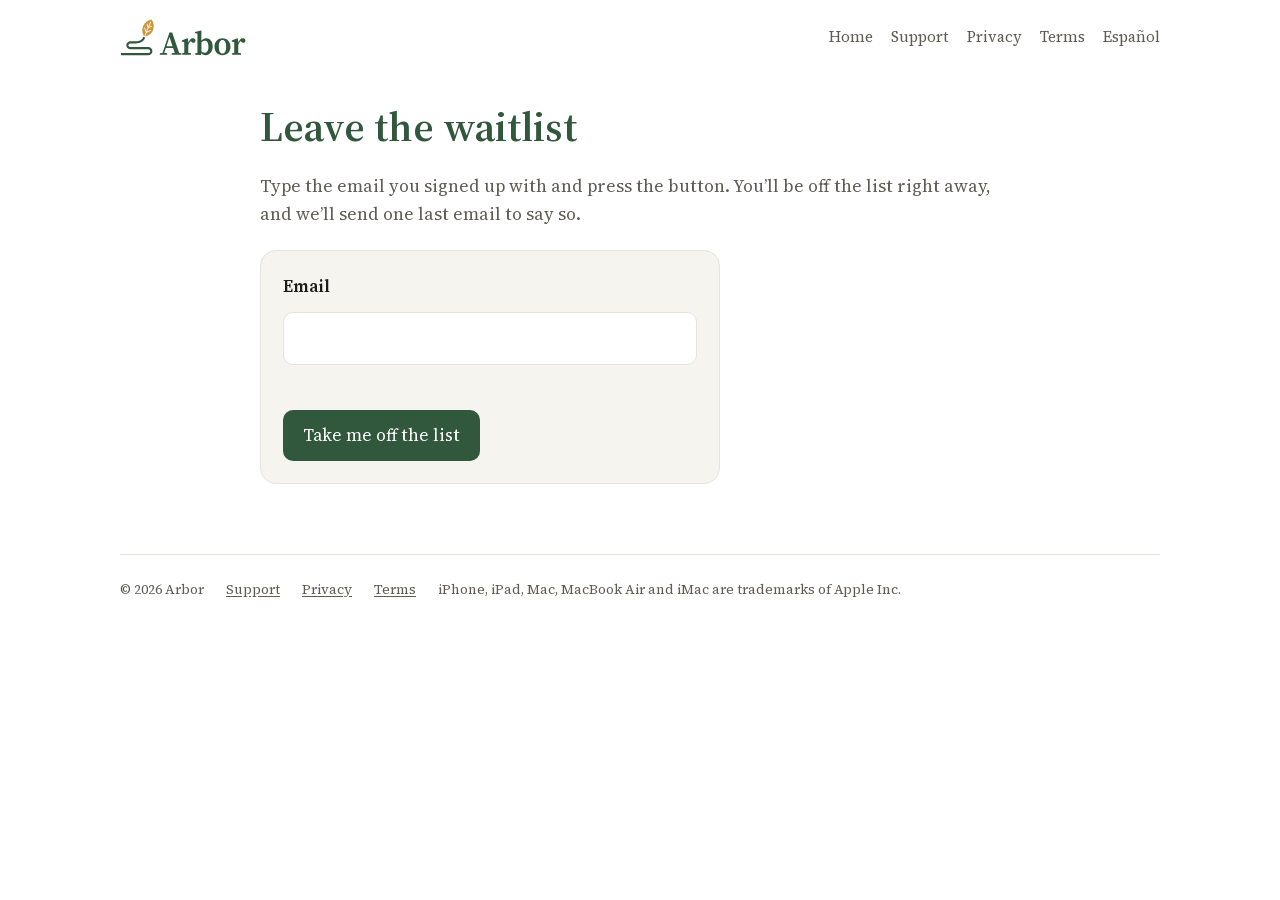
<file: leave/index.html>
<!doctype html>
<html lang="en">
<head>
<meta charset="utf-8">
<meta name="viewport" content="width=device-width, initial-scale=1, viewport-fit=cover">
<title>Leave the Arbor waitlist</title>
<meta name="description" content="Take yourself off the Arbor waitlist.">
<meta name="color-scheme" content="light dark">
<link rel="icon" href="../img/icon.svg" type="image/svg+xml">
<link rel="stylesheet" href="../fonts/fonts.css">
<link rel="stylesheet" href="../page.css">
<!-- search tags -->
<meta name="robots" content="noindex">
<!-- /search tags -->
</head>
<body>
<header class="top"><a href="../" aria-label="Arbor home"><svg class="lockup" viewBox="36 306 782 234" role="img" aria-label="Arbor"><g id="Layer_1" data-name="Layer 1"><path class="lg" d="M281.29857,522.33137l20.69945-3.05952h3.85523l20.86755,3.05952v9.58225H281.29857Zm59.36919-126.393H357.3997l46.39577,135.97527H376.73685L338.87774,416.15817l6.18978-5.24025-40.26764,120.9957H293.939ZM317.7733,479.502h55.07911l3.93766,10.657h-62.356Zm37.19255,43.05392,24.35543-3.05952h8.9475l25.74434,3.05952v9.35769H354.96585Z"/><path class="lg" d="M431.962,489.07387V478.28833c0-11.2191-.20379-16.42041-.61268-24.58l-14.37208-1.83675v-7.58844L451.085,431.36879l3.28408,2.11453,2.14958,25.27575v30.3148c0,12.64826.20379,33.6599.61138,42.83975H431.34931C431.7582,522.73377,431.962,501.72213,431.962,489.07387Zm-13.3531,34.50234,20.94154-4.0798h12.91566l20.94284,4.0798v8.33741h-54.8Zm26.22982-61.742h13.49978l-3.90195,3.52422c5.03126-22.041,18.37268-33.9896,30.48355-33.9896,7.4132,0,14.05794,3.90455,16.13094,11.05425-.22456,10.11185-5.01958,15.79085-13.17916,15.79085-5.44016,0-9.76658-2.43515-14.03718-7.21719l-5.73222-6.26442,9.09678.50624c-9.9522,5.92822-17.2953,16.4282-20.93894,30.33817l-11.4216-.749Z"/><path class="lg" d="M499.46221,523.65149l20.534-4.08109-7.63,12.41851c.40758-9.17986.61138-30.19149.61138-42.83975V401.26168l-14.7602-1.81469v-7.88828l36.44033-9.17985,3.08029,1.85622-.81518,28.74285v35.04881l.61138,2.65193v65.79327l-3.61249,17.93135-34.45949-2.41438Zm81.235-40.31762c0-25.19267-9.46413-37.45022-23.24559-37.45022-9.06563,0-18.61283,7.30676-29.31141,18.15591l-1.83545-3.52292c11.7565-19.97319,25.16671-29.14785,41.1354-29.14785,21.92287,0,39.35836,18.11437,39.35836,50.80332,0,32.16453-19.2995,52.618-42.719,52.618-15.43778,0-27.1125-7.97785-37.02575-29.11929l1.83545-3.56316c9.4849,12.34061,18.104,18.39345,27.91729,18.39345C570.07127,520.50111,580.69716,508.52654,580.69716,483.33387Z"/><path class="lg" d="M617.96954,483.07556c0-32.5903,22.82632-51.70677,49.20671-51.70677,26.12208,0,49.20671,18.89191,49.20671,51.70677,0,32.81615-21.81253,51.71455-49.20671,51.71455C639.44847,534.79011,617.96954,515.66715,617.96954,483.07556Zm71.81755.22456c0-28.15873-8.083-42.0025-22.61084-42.0025-14.78616,0-22.61084,13.84377-22.61084,42.0025,0,28.23532,7.82468,41.56116,22.61084,41.56116C681.70409,524.86128,689.78709,511.53544,689.78709,483.30012Z"/><path class="lg" d="M739.5922,489.07387V478.28833c0-11.2191-.20509-16.42041-.61268-24.58l-14.37337-1.83675v-7.58844l34.109-12.91436,3.28408,2.11453,2.14826,25.27575v30.3148c0,12.64826.20511,33.6599.6127,42.83975H738.97952C739.38711,522.73377,739.5922,501.72213,739.5922,489.07387Zm-13.3531,34.50234,20.94154-4.0798H760.0963l20.94283,4.0798v8.33741h-54.8Zm26.22982-61.742H765.9687l-3.902,3.52422c5.03-22.041,18.37268-33.9896,30.48355-33.9896,7.41319,0,14.05794,3.90455,16.13094,11.05425-.22456,10.11185-5.01958,15.79085-13.17916,15.79085-5.44146,0-9.76658-2.43515-14.03718-7.21719l-5.73222-6.26442,9.09678.50624c-9.9522,5.92822-17.2966,16.4282-20.94024,30.33817l-11.4203-.749Z"/><path class="lg" d="M209.43948,534.79011H41.71246V521.498h167.727c7.1471,0,12.96174-5.15329,12.96174-11.4865s-5.81464-11.4852-12.96174-11.4852H100.51116c-14.30458,0-25.9423-10.98675-25.9423-24.49043s11.63772-24.49042,25.9423-24.49042l34.96509-.08827c.06555-.0013.13759.0013.20639.0026.29076-.0039,31.07351.47249,41.3327-22.028l2.75707-6.04765,12.094,5.51415-2.75707,6.04764c-13.69969,30.0487-50.85265,29.85659-53.68825,29.80337l-34.893.08826c-6.992,0-12.66708,5.02348-12.66708,11.19833s5.6751,11.19833,12.65021,11.19833H209.43948c14.47657,0,26.25384,11.11526,26.25384,24.7773C235.69332,523.67486,223.91605,534.79011,209.43948,534.79011Z"/><path class="lo" d="M230.95687,315.60359c-23.95481,4.64858-44.05653,18.99512-53.085,40.75359-8.632,20.80289-5.28689,44.02136,6.95858,63.72282l10.58021-25.49809-10.25953-27.10745a2.56318,2.56318,0,1,1,4.794-1.81577l8.33208,22.01485,9.0621-21.83947-7.67059-20.26719a2.56318,2.56318,0,1,1,4.794-1.81577l5.74318,15.17451,11.84078-28.536a2.56307,2.56307,0,1,1,4.73471,1.96462l-11.84078,28.536,14.7993-6.65059a2.56319,2.56319,0,1,1,2.10014,4.67644L212.074,367.7987l-9.062,21.8393,21.46977-9.64863a2.56318,2.56318,0,1,1,2.10013,4.67643l-26.43654,11.88073-10.58017,25.498c22.5963-5.24407,41.397-19.27345,50.0289-40.07625C248.62257,360.20982,244.58313,335.84611,230.95687,315.60359Z"/></g></svg></a><nav><a href="../">Home</a><a href="../support/">Support</a><a href="../privacy/">Privacy</a><a href="../terms/">Terms</a><a href="../es/leave/" hreflang="es" lang="es">Español</a></nav></header>
<main>
<h1>Leave the waitlist</h1>
<p class="lead">Type the email you signed up with and press the button. You’ll be off the list right away, and we’ll send one last email to say so.</p>
<form class="leave" id="leave" novalidate><label for="leave-email">Email</label><input id="leave-email" type="email" autocomplete="email" required><p class="err" id="leave-err" role="alert"></p><button type="submit">Take me off the list</button></form>
<script>
(function () {
  var f = document.getElementById("leave"), err = document.getElementById("leave-err");
  f.addEventListener("submit", function (e) {
    e.preventDefault();
    var email = document.getElementById("leave-email").value.trim(), btn = f.querySelector("button");
    if (!/^[^@\s]+@[^@\s]+\.[^@\s]+$/.test(email)) { err.textContent = "Please check your email address."; return; }
    err.textContent = ""; btn.disabled = true;
    fetch("https://api.arborcurator.com/v1/waitlist/leave-by-email", { method: "POST", headers: { "content-type": "application/json" }, body: JSON.stringify({ email: email }) })
      .then(function (r) { return r.json().then(function (j) { return { ok: r.ok, j: j }; }); })
      .then(function (res) {
        if (!res.ok) { btn.disabled = false; err.textContent = res.j.error === "too_many" ? "Too many tries from here. Please try again in an hour." : "Something didn’t work. Please try again."; return; }
        f.outerHTML = "<div class=\"leave\"><p><b>You’re off the list.</b> We won’t write to you again. Changed your mind? You can join again on the <a href=\"../\">home page</a>.</p></div>";
      })
      .catch(function () { btn.disabled = false; err.textContent = "Couldn’t reach Arbor just now. Please try again."; });
  });
})();
</script>
</main>
<footer><span>© 2026 Arbor</span><a href="../support/">Support</a><a href="../privacy/">Privacy</a><a href="../terms/">Terms</a><span>iPhone, iPad, Mac, MacBook Air and iMac are trademarks of Apple Inc.</span></footer>
</body>
</html>
</file>
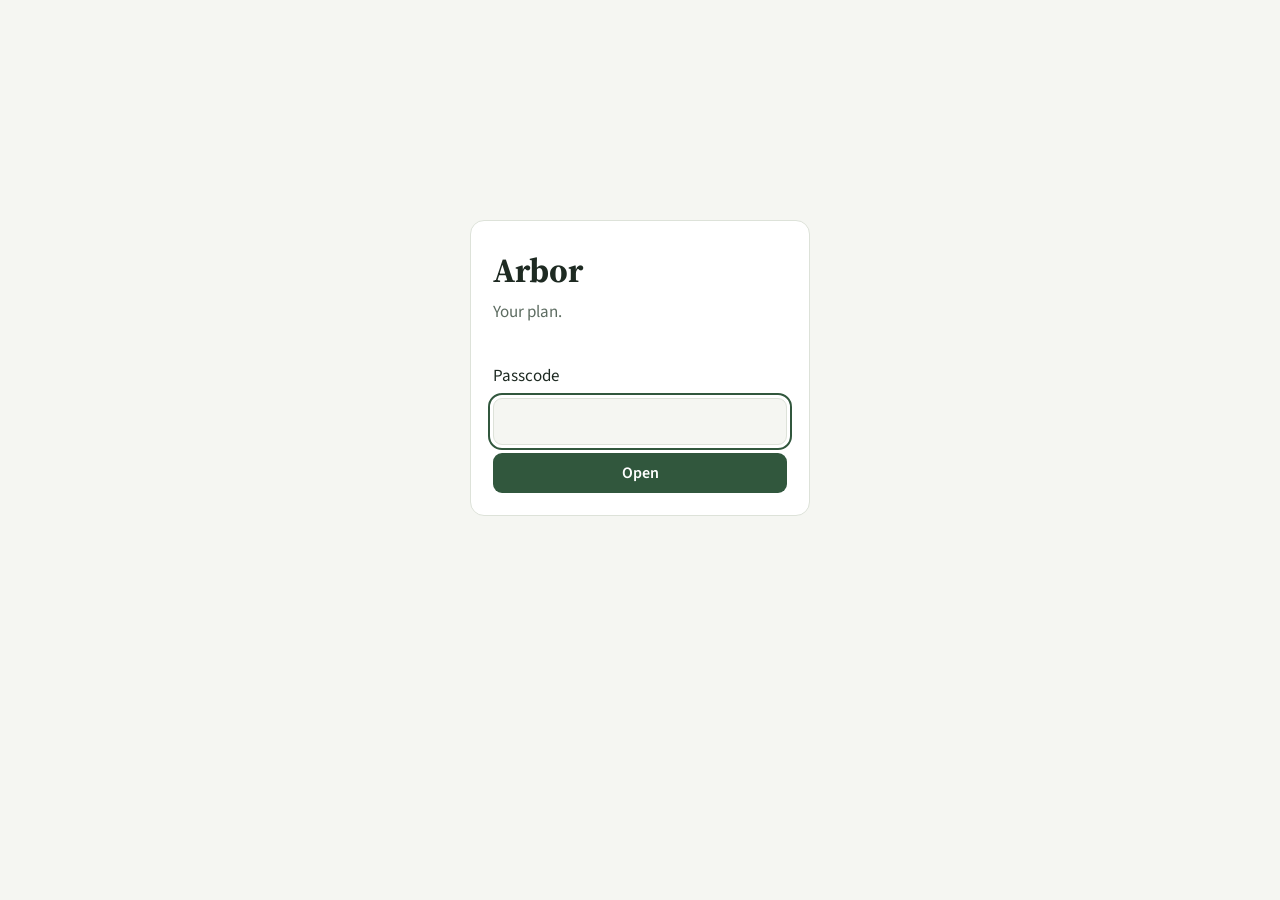
<file: plan/index.html>
<!doctype html>
<html lang="en">
<head>
<meta charset="utf-8">
<meta name="viewport" content="width=device-width, initial-scale=1, viewport-fit=cover">
<meta name="robots" content="noindex, nofollow">
<meta name="color-scheme" content="light dark">
<title>Arbor Plan</title>
<link rel="icon" href="../img/icon.svg" type="image/svg+xml">
<link rel="preconnect" href="https://fonts.googleapis.com"><link rel="preconnect" href="https://fonts.gstatic.com" crossorigin>
<link rel="stylesheet" href="https://fonts.googleapis.com/css2?family=Source+Serif+4:opsz,wght@8..60,500;8..60,600&family=Source+Sans+3:ital,wght@0,400;0,500;0,600;1,400&display=swap">
<style>/* Layout: one part of the planning book per page. Reading column, "On this page:" list on the right (a row of buttons on phones). Colors from the Arbor logo. */
:root {
  --bg: #f5f6f2;
  --surface: #ffffff;
  --fg: #1e2a22;
  --muted: #5d6c61;
  --line: #dde2d9;
  --accent: #31573d;
  --gold: #a8701f;
  --gold-soft: #f6ecd9;
  --green-soft: #e7efe6;
  --font-display: "Source Serif 4", Georgia, "Times New Roman", serif;
  --font-body: "Source Sans 3", -apple-system, "Segoe UI", Helvetica, Arial, sans-serif;
}
@media (prefers-color-scheme: dark) {
  :root:not([data-theme="light"]) {
    --bg: #141a16; --surface: #1b231e; --fg: #e4ebe4; --muted: #9aab9e; --line: #2d3830;
    --accent: #8cc39a; --gold: #e2b062; --gold-soft: #2e2618; --green-soft: #1f2d23; color-scheme: dark;
  }
}
:root[data-theme="dark"] {
  --bg: #141a16; --surface: #1b231e; --fg: #e4ebe4; --muted: #9aab9e; --line: #2d3830;
  --accent: #8cc39a; --gold: #e2b062; --gold-soft: #2e2618; --green-soft: #1f2d23; color-scheme: dark;
}
* { box-sizing: border-box; }
body {
  background: var(--bg); color: var(--fg);
  font-family: var(--font-body); font-size: 17px; line-height: 1.6;
  padding-left: max(16px, env(safe-area-inset-left, 0px));
  padding-right: max(16px, env(safe-area-inset-right, 0px));
}
body::before { content: ""; position: fixed; inset: 0 0 auto; height: env(safe-area-inset-top, 0px); z-index: 10; background: var(--bg); }
header.top { max-width: 1280px; margin: 0 auto; padding-block: 36px 4px; }
header.top h1 { font-family: var(--font-display); font-weight: 600; font-size: 2.1rem; line-height: 1.15; margin: 4px 0 0; text-wrap: balance; }
header.top .blurb { margin: 8px 0 0; color: var(--muted); max-width: 68ch; }
.crumbs { margin: 0; font-size: .95rem; color: var(--muted); }
.crumbs a { color: var(--accent); text-underline-offset: 2px; }

/* On this page (owner's table-of-contents rule) */
.layout { max-width: 1280px; margin: 0 auto; display: grid; grid-template-columns: minmax(0,1fr) 250px; gap: 48px; align-items: start; padding-block: 8px 80px; }
.content { min-width: 0; max-width: 760px; }
.toc { position: sticky; top: calc(env(safe-area-inset-top, 0px) + 24px); margin-top: 40px; display: flex; flex-direction: column; padding-bottom: 8px; max-height: calc(100vh - 48px); overflow-y: auto; }
.toc-title { padding: 8px 0 8px 22px; border-left: 2px solid var(--muted); color: var(--fg); font-weight: 600; }
.toc a { padding: 6px 0 6px 36px; border-left: 2px solid var(--line); color: var(--muted); text-decoration: none; font-size: .96rem; line-height: 1.35; }
.toc a.sub { padding: 3px 0 3px 52px; font-size: .88rem; }
.toc a.parent-on { color: var(--fg); }
.toc a:hover { color: var(--fg); }
.toc a[aria-current="true"] { border-left-color: var(--accent); color: var(--fg); font-weight: 600; }
.toc a:focus-visible, a:focus-visible, input:focus-visible, summary:focus-visible { outline: 2px solid var(--accent); outline-offset: 3px; border-radius: 3px; }
section[id], h2[id], h3[id] { scroll-margin-top: 24px; }
@media (max-width: 900px) {
  .layout { display: flex; flex-direction: column; align-items: stretch; gap: 0; }
  .toc { order: -1; flex-direction: row; overflow-x: auto; max-height: none; margin: 0 calc(-1 * max(16px, env(safe-area-inset-left, 0px))) 16px; padding: 8px 16px; gap: 6px; top: env(safe-area-inset-top, 0px); z-index: 8; background: var(--surface); border-bottom: 1px solid var(--line); scrollbar-width: none; }
  .toc-title, .toc a.sub { display: none; }
  .toc a { white-space: nowrap; border: 1px solid var(--line); border-radius: 999px; padding: 4px 12px; }
  .toc a[aria-current="true"], .toc a.parent-on { border-color: var(--accent); color: var(--accent); }
  section[id], h2[id], h3[id] { scroll-margin-top: 70px; }
  header.top h1 { font-size: 1.7rem; }
}

/* Content typography (same as the old book) */
.panel h2 { font-family: var(--font-display); font-weight: 600; font-size: 1.6rem; line-height: 1.25; margin: 2.4em 0 .5em; text-wrap: balance; }
.panel > h2:first-child, .panel > p:first-child + h2 { margin-top: .6em; }
.panel h3 { font-family: var(--font-display); font-weight: 500; font-size: 1.22rem; margin: 1.8em 0 .4em; text-wrap: balance; }
.panel h4 { font-size: 1rem; margin: 1.4em 0 .3em; }
.panel p, .panel li { max-width: 68ch; }
.panel a { color: var(--accent); text-underline-offset: 2px; }
.panel ul, .panel ol { padding-left: 1.3em; }
.panel li { margin: .25em 0; }
.panel code { font-size: .88em; background: var(--green-soft); padding: 1px 5px; border-radius: 4px; overflow-wrap: anywhere; }
.panel blockquote { margin: 1em 0; padding: .2em 0 .2em 18px; border-left: 3px solid var(--line); color: var(--muted); font-style: italic; }
.lede { font-size: 1.15rem; color: var(--muted); }
aside.note, aside.pick { margin: 1.3em 0; padding: 14px 18px; border-radius: 10px; max-width: 68ch; }
aside.note { background: var(--gold-soft); }
aside.pick { background: var(--green-soft); }
aside.pick::before { content: "Recommended"; display: block; font-size: .75rem; letter-spacing: .08em; text-transform: uppercase; font-weight: 600; color: var(--accent); margin-bottom: 4px; }
aside > :first-child { margin-top: 0; } aside > :last-child { margin-bottom: 0; }
.tag { display: inline-block; font-size: .76rem; font-weight: 600; letter-spacing: .03em; padding: 1px 8px; border-radius: 999px; background: var(--green-soft); color: var(--accent); vertical-align: 2px; white-space: nowrap; }
.tag-wait { background: var(--gold-soft); color: var(--gold); }
.tablewrap { overflow-x: auto; margin: 1.2em 0; border: 1px solid var(--line); border-radius: 10px; background: var(--surface); }
.panel table { border-collapse: collapse; width: 100%; font-size: .94rem; line-height: 1.45; font-variant-numeric: tabular-nums; }
.panel th, .panel td { text-align: left; vertical-align: top; padding: 10px 14px; border-bottom: 1px solid var(--line); }
.panel th { font-weight: 600; color: var(--muted); font-size: .82rem; letter-spacing: .03em; background: var(--bg); }
.panel tr:last-child td { border-bottom: 0; }
.panel svg { max-width: 100%; height: auto; color: var(--fg); }
.panel figure { margin: 1.4em 0; overflow-x: auto; }
.owner-mark { display: inline; background: var(--gold-soft); color: var(--fg); border-left: 3px solid var(--gold); padding: 1px 6px; border-radius: 3px; font-size: .95em; -webkit-box-decoration-break: clone; box-decoration-break: clone; }
.owner-mark::before { content: "Owner decision "; font-weight: 600; color: var(--gold); }

/* Previous / next part */
.prevnext { display: grid; grid-template-columns: 1fr 1fr; gap: 16px; margin-top: 64px; border-top: 1px solid var(--line); padding-top: 20px; }
.prevnext a.pn { display: flex; flex-direction: column; text-decoration: none; color: var(--fg); font-family: var(--font-display); font-weight: 600; font-size: 1.08rem; }
.prevnext a.pn + a.pn, .prevnext span + a.pn { text-align: right; }
.prevnext a.pn span { font-family: var(--font-body); font-weight: 400; font-size: .85rem; color: var(--muted); }
.prevnext a.pn:hover { color: var(--accent); }

/* Library page */
.visually-hidden { position: absolute; width: 1px; height: 1px; overflow: hidden; clip: rect(0 0 0 0); white-space: nowrap; }
.searchrow { display: flex; align-items: center; gap: 12px; margin-top: 24px; }
#find { flex: 1; min-width: 0; font: inherit; color: var(--fg); background: var(--surface); border: 1px solid var(--line); border-radius: 10px; padding: 10px 14px; }
.find-count { color: var(--muted); font-size: .9rem; white-space: nowrap; }
.find-results { list-style: none; padding: 6px; margin: 8px 0 0; background: var(--surface); border: 1px solid var(--line); border-radius: 12px; max-height: 60vh; overflow-y: auto; }
.find-results li { margin: 0; max-width: none; }
.find-results a { display: block; padding: 8px 10px; border-radius: 8px; text-decoration: none; color: var(--fg); }
.find-results a:hover, .find-results a:focus-visible { background: var(--green-soft); }
.find-results .where { display: block; font-size: .8rem; color: var(--muted); }
.find-results .empty { padding: 8px 10px; color: var(--muted); }
ul.parts { list-style: none; padding: 0; margin: 0; border-top: 1px solid var(--line); }
ul.parts li { margin: 0; max-width: none; }
a.part { display: grid; gap: 2px; padding: 14px 4px; border-bottom: 1px solid var(--line); text-decoration: none; color: inherit; }
a.part:hover .part-name { color: var(--accent); }
.part-name { font-family: var(--font-display); font-weight: 600; font-size: 1.15rem; color: var(--fg); }
.part-blurb { color: var(--muted); font-size: .97rem; max-width: 68ch; }
/* v2 (17 Nov 2026): each section is a short list of points she ticks off; research is folded underneath. */
.progress { margin: 18px 0 4px; padding: 14px 18px; background: var(--surface); border: 1px solid var(--line); border-radius: 12px; max-width: 72ch; }
.pg-top { display: flex; gap: 12px; align-items: baseline; flex-wrap: wrap; }
.pg-pct { font-family: var(--font-display); font-size: 1.9rem; font-weight: 600; color: var(--accent); line-height: 1; }
.pg-bar { height: 8px; background: var(--line); border-radius: 999px; margin: 10px 0 6px; overflow: hidden; }
.pg-fill { height: 100%; background: var(--accent); border-radius: 999px; transition: width .3s; }
.pg-status { color: var(--muted); font-size: .85rem; }
@media (prefers-reduced-motion: reduce) { .pg-fill { transition: none; } }
.sec { margin: 0 0 18px; padding: 6px 22px 14px; background: var(--surface); border: 1px solid var(--line); border-radius: 14px; }
.panel .sec > h2 { margin: .7em 0 .2em; display: flex; justify-content: space-between; align-items: baseline; gap: 12px; flex-wrap: wrap; }
.sec-count { font-family: var(--font-body); font-size: .9rem; font-weight: 500; color: var(--muted); white-space: nowrap; }
.sec-count.all { color: var(--accent); font-weight: 600; }
.sec-intro { color: var(--muted); margin: 0 0 .6em; }
.panel ul.checks { list-style: none; padding: 0; margin: .4em 0 .6em; }
.panel ul.checks > li { display: flex; gap: 12px; align-items: flex-start; margin: 0; padding: 10px 0; border-top: 1px solid var(--line); max-width: none; }
.panel ul.checks > li:first-child { border-top: 0; }
.ck { flex: none; width: 24px; height: 24px; margin-top: 1px; border-radius: 50%; border: 2px solid var(--muted); background: transparent; cursor: pointer; display: grid; place-items: center; padding: 0; color: var(--bg); }
.ck svg { width: 14px; height: 14px; opacity: 0; }
.ck[aria-checked="true"] { background: var(--accent); border-color: var(--accent); }
.ck[aria-checked="true"] svg { opacity: 1; }
.ck:disabled { cursor: default; }
.ck:focus-visible { outline: 2px solid var(--accent); outline-offset: 3px; }
.ck-body { min-width: 0; }
.ck-body strong { font-weight: 600; }
.ck-when { display: inline-block; margin-left: 6px; font-size: .78rem; color: var(--accent); font-weight: 600; white-space: nowrap; }
li.is-checked .ck-body { color: var(--fg); }
details.ref { margin: .4em 0 .2em; border-top: 1px dashed var(--line); padding-top: 6px; }
details.ref > summary { cursor: pointer; color: var(--muted); font-size: .92rem; padding: 4px 0; }
details.ref > summary:hover { color: var(--fg); }
details.ref[open] > summary { margin-bottom: .4em; }
details.ref .refbody { font-size: .96rem; }
.panel details.ref h2 { font-size: 1.3rem; margin: 1.2em 0 .4em; }
.panel details.ref h3 { font-size: 1.08rem; }
.toc a .tc { float: right; margin-left: 8px; font-size: .78rem; color: var(--muted); font-weight: 500; }
.toc a .tc.all { color: var(--accent); }
@media (max-width: 900px) { .toc a .tc { display: none; } .sec { padding: 4px 14px 10px; } }

/* Later and Maybe tags (owner 17 Nov 2026): small, on just the one point or heading; only placed tags show. */
:root { --note-bg: #fbe8a6; --note-fg: #5b4500; --note-edge: #e4c55c; --maybe-bg: #dfe6fb; --maybe-fg: #26386e; --maybe-edge: #a9b8e8; }
@media (prefers-color-scheme: dark) { :root:not([data-theme="light"]) { --note-bg: #4d3f12; --note-fg: #f6e3a0; --note-edge: #7a6420; --maybe-bg: #222e52; --maybe-fg: #c9d5fb; --maybe-edge: #3d4f86; } }
:root[data-theme="dark"] { --note-bg: #4d3f12; --note-fg: #f6e3a0; --note-edge: #7a6420; --maybe-bg: #222e52; --maybe-fg: #c9d5fb; --maybe-edge: #3d4f86; }
.tags { flex: none; margin-left: auto; align-self: flex-start; margin-top: 2px; display: inline-flex; gap: 6px; }
.tag { font-family: var(--font-body); font-size: .72rem; font-weight: 600; letter-spacing: .02em; line-height: 1.5; border-radius: 3px; padding: 0 6px; cursor: pointer; white-space: nowrap; transform: rotate(-3deg); box-shadow: 0 1px 2px rgba(0,0,0,.14); }
.tag:not([aria-pressed="true"]) { display: none; }
.tag-later { color: var(--note-fg); background: var(--note-bg); border: 1px solid var(--note-edge); }
.tag-maybe { color: var(--maybe-fg); background: var(--maybe-bg); border: 1px solid var(--maybe-edge); transform: rotate(2deg); }
.tag:focus-visible { outline: 2px solid var(--accent); outline-offset: 2px; }
.sec-side { display: inline-flex; align-items: baseline; gap: 10px; margin-left: auto; }
.sec-side .tags { align-self: center; margin: 0; }
.toc a.is-later::after, .toc a.is-maybe::before { font-size: .66rem; font-weight: 600; border-radius: 3px; padding: 0 4px; vertical-align: 1px; }
.toc a.is-later::after { content: "Later"; margin-left: 6px; color: var(--note-fg); background: var(--note-bg); border: 1px solid var(--note-edge); }
.toc a.is-maybe::before { content: "Maybe"; margin-right: 6px; color: var(--maybe-fg); background: var(--maybe-bg); border: 1px solid var(--maybe-edge); }
.stamp-row { display: flex; align-items: center; gap: 8px; flex-wrap: wrap; margin-top: 10px; }
.stamp-btn { font-family: var(--font-body); font-size: .8rem; font-weight: 600; border-radius: 4px; padding: 2px 10px; cursor: pointer; }
.stamp-later { color: var(--note-fg); background: var(--note-bg); border: 1px solid var(--note-edge); }
.stamp-maybe { color: var(--maybe-fg); background: var(--maybe-bg); border: 1px solid var(--maybe-edge); }
.stamp-btn[aria-pressed="true"] { background: var(--surface); color: var(--fg); border-color: var(--muted); }
.stamp-btn:focus-visible { outline: 2px solid var(--accent); outline-offset: 2px; }
.stamp-hint { font-size: .82rem; color: var(--muted); }
body.stamping ul.checks > li[data-id], body.stamping section.sec > h2 { cursor: copy; }
body.stamping ul.checks > li[data-id]:hover, body.stamping section.sec > h2:hover { background: var(--green-soft); border-radius: 6px; }
@media (prefers-reduced-motion: reduce) { .tag { transform: none; } }
.pg-status { white-space: nowrap; overflow: hidden; text-overflow: ellipsis; }
.moved { margin: 14px 0 0; padding: 10px 14px; border-radius: 10px; background: var(--note-bg); color: var(--note-fg); border: 1px solid var(--note-edge); max-width: 68ch; }
.moved a { color: inherit; font-weight: 600; }
/* Overhead view (owner 18 Nov 2026) */
.ov-open { all: unset; cursor: pointer; color: var(--accent); text-decoration: underline; text-underline-offset: 2px; }
.ov-open:focus-visible { outline: 2px solid var(--accent); outline-offset: 2px; border-radius: 3px; }
.ov { position: fixed; inset: 0; z-index: 50; background: color-mix(in srgb, var(--bg) 92%, transparent); overflow-y: auto;
  padding: max(24px, env(safe-area-inset-top, 0px)) max(16px, env(safe-area-inset-right, 0px)) 32px max(16px, env(safe-area-inset-left, 0px)); }
body.ov-on { overflow: hidden; }
.ov-box { max-width: 1180px; margin: 0 auto; background: var(--surface); border: 1px solid var(--line); border-radius: 16px; padding: 18px 22px 16px; box-shadow: 0 12px 40px rgba(0,0,0,.12); }
.ov-head { display: flex; align-items: baseline; gap: 12px; flex-wrap: wrap; }
.ov-title { font-family: var(--font-display); font-size: 1.5rem; margin: 0; }
.ov-all { color: var(--muted); font-variant-numeric: tabular-nums; }
.ov-close { margin-left: auto; font: 600 .9rem var(--font-body); color: var(--fg); background: var(--bg); border: 1px solid var(--line); border-radius: 999px; padding: 4px 14px; cursor: pointer; }
.ov-grid { display: grid; grid-template-columns: repeat(auto-fit, minmax(230px, 1fr)); gap: 12px; margin-top: 14px; }
.ov-group { background: var(--bg); border: 1px solid var(--line); border-radius: 12px; padding: 10px; }
.ov-gname { font-family: var(--font-display); font-weight: 600; font-size: 1.05rem; margin: 0 0 6px 4px; }
.ov-tile { display: grid; grid-template-columns: 1.6em minmax(0,1fr) auto; gap: 8px; align-items: start; padding: 7px 6px; border-radius: 8px; color: var(--fg); text-decoration: none; }
.ov-tile:hover { background: var(--green-soft); }
.ov-tile:focus-visible { outline: 2px solid var(--accent); outline-offset: 1px; }
.ov-tile.here { background: var(--green-soft); box-shadow: inset 0 0 0 2px var(--accent); }
.ov-num { color: var(--muted); font-size: .8rem; text-align: right; font-variant-numeric: tabular-nums; padding-top: 2px; }
.ov-mid { min-width: 0; }
.ov-name { display: block; font-size: .95rem; line-height: 1.3; }
.ov-here { display: block; font-size: .75rem; font-weight: 600; color: var(--accent); }
.ov-bar { height: 5px; background: var(--line); border-radius: 999px; overflow: hidden; margin-top: 5px; }
.ov-bar i { display: block; height: 100%; background: var(--accent); }
.ov-pct { font-size: .85rem; color: var(--muted); font-variant-numeric: tabular-nums; }
.ov-foot { display: flex; gap: 14px; align-items: baseline; flex-wrap: wrap; margin-top: 12px; font-size: .85rem; color: var(--muted); }
.ov-front { color: var(--accent); font-weight: 600; }
/* arborcurator.com/plan only (owner 18 Nov 2026) */
body { padding-left: max(16px, env(safe-area-inset-left, 0px)); padding-right: max(16px, env(safe-area-inset-right, 0px)); }
#gate { min-height: 80vh; display: grid; place-items: center; }
.gate-box { width: min(340px, 100%); background: var(--surface); border: 1px solid var(--line); border-radius: 14px; padding: 22px; }
.gate-box h1 { font-family: var(--font-display); margin: 0; }
.gate-lead { color: var(--muted); margin: 2px 0 10px; }
.gate-bad { color: #b3261e; min-height: 1.2em; margin: 0 0 6px; }
#gate-form { display: grid; gap: 8px; }
#gate-code { font: inherit; padding: 9px 12px; border: 1px solid var(--line); border-radius: 9px; background: var(--bg); color: var(--fg); }
#gate-go { font: 600 1rem var(--font-body); color: var(--surface); background: var(--accent); border: 0; border-radius: 9px; padding: 9px; cursor: pointer; }
/* front page: each page's percentage */
.part-name { display: flex; justify-content: space-between; gap: 12px; align-items: baseline; }
.part-pct { font-family: var(--font-body); font-size: .9rem; font-weight: 600; color: var(--muted); font-variant-numeric: tabular-nums; }
a.part .pg-bar { margin: 4px 0 2px; height: 5px; max-width: 520px; }
.sec-group { margin: 26px 0 0; }
.sec-group h2 { font-family: var(--font-display); font-size: 1.45rem; margin: 0 0 6px; }
/* page bits */
.pt-note { display: block; font-size: .9rem; color: var(--muted); font-style: italic; margin-top: 2px; }
.prevnext { display: flex; justify-content: space-between; gap: 12px; margin: 24px 0 8px; flex-wrap: wrap; }
.prevnext a { color: var(--accent); font-weight: 600; text-decoration: none; }
.page-intro { color: var(--muted); }
/* editing */
.stamp-edit { color: var(--fg); background: var(--surface); border: 1px solid var(--line); }
.stamp-btn:disabled { opacity: .45; cursor: default; }
.editing [data-edit] { cursor: text; border-radius: 4px; }
.editing [data-edit]:hover { background: var(--green-soft); outline: 1px dashed var(--accent); outline-offset: 2px; }
.add-intro { font-style: italic; opacity: .7; }
.add-btn { font: 600 .85rem var(--font-body); color: var(--accent); background: transparent; border: 1px dashed var(--accent); border-radius: 8px; padding: 4px 12px; margin: 4px 0 10px; cursor: pointer; }
.add-sec { margin: 4px 0 18px; }
.editor { display: block; width: 100%; margin: 4px 0; }
.editor-text { width: 100%; box-sizing: border-box; font: inherit; color: var(--fg); background: var(--surface); border: 1.5px solid var(--accent); border-radius: 8px; padding: 8px 10px; resize: vertical; }
.editor-row { display: flex; gap: 6px; flex-wrap: wrap; align-items: center; margin-top: 6px; }
.editor-row button { font: 600 .82rem var(--font-body); color: var(--fg); background: var(--bg); border: 1px solid var(--line); border-radius: 6px; padding: 3px 10px; cursor: pointer; }
.editor-row button.primary { color: var(--surface); background: var(--accent); border-color: var(--accent); }
.editor-row button.danger { color: #b3261e; border-color: #e3b5b1; }
.editor-hint { font-size: .8rem; color: var(--muted); }
.stamping ul.checks > li[data-id], .stamping section.sec > h2 { cursor: copy; }
.stamping ul.checks > li[data-id]:hover, .stamping section.sec > h2:hover { background: var(--green-soft); border-radius: 6px; }
@media (max-width: 600px) { .pg-status { white-space: normal; } }
.backrow { margin: 0 0 10px; font-size: .95rem; }
.backrow a { color: var(--muted); text-decoration: none; }
.backrow a:hover { color: var(--fg); text-decoration: underline; }
.backrow span { color: var(--line); }
</style>
</head>
<body>
<div id="gate">
  <div class="gate-box">
    <h1>Arbor</h1>
    <p class="gate-lead">Your plan.</p>
    <p class="gate-bad" id="gate-msg"></p>
    <form id="gate-form" method="post" action="./">
    <input type="text" name="username" autocomplete="username" value="Arbor owner" readonly hidden>
    <label for="gate-code">Passcode</label>
    <input id="gate-code" name="password" type="password" autocomplete="current-password" required>
    <button type="submit" id="gate-go">Open</button>
    </form>
  </div>
</div>
<div id="app" hidden><p class="lede">Loading…</p></div>
<script>
var API = "https://api.arborcurator.com", PASS = "";
(function () {
  function start() {
    var gate = document.getElementById("gate"); if (gate) gate.remove(); document.getElementById("app").hidden = false;
    var s = document.createElement("script"); s.src = "app.js?v=05eee57a07"; document.body.appendChild(s);
  }
  try { var kept = JSON.parse(sessionStorage.getItem("tend-pass") || "null"); if (kept && kept.expires > Date.now() / 1000 + 60) { PASS = kept.token; start(); return; } } catch (e) {}
  var code = document.getElementById("gate-code"), msg = document.getElementById("gate-msg"), go = document.getElementById("gate-go");
  function open(e) {
    if (e) e.preventDefault();
    msg.textContent = ""; go.disabled = true;
    fetch(API + "/v1/owner-pass", { method: "POST", headers: { "content-type": "application/json" }, body: JSON.stringify({ passcode: code.value }) })
      .then(function (r) { return r.json().then(function (j) { return { ok: r.ok, status: r.status, j: j }; }); })
      .then(function (res) {
        go.disabled = false;
        if (!res.ok) { msg.textContent = res.status === 429 ? "Too many tries. Wait an hour and try again." : "That passcode isn't right."; return; }
        PASS = res.j.token; try { sessionStorage.setItem("tend-pass", JSON.stringify(res.j)); } catch (e) {}
        start();
      })
      .catch(function () { go.disabled = false; msg.textContent = "Couldn't reach Arbor's cloud. Try again."; });
  }
  document.getElementById("gate-form").addEventListener("submit", open);
  code.focus();
})();
</script>
</body>
</html>
</file>
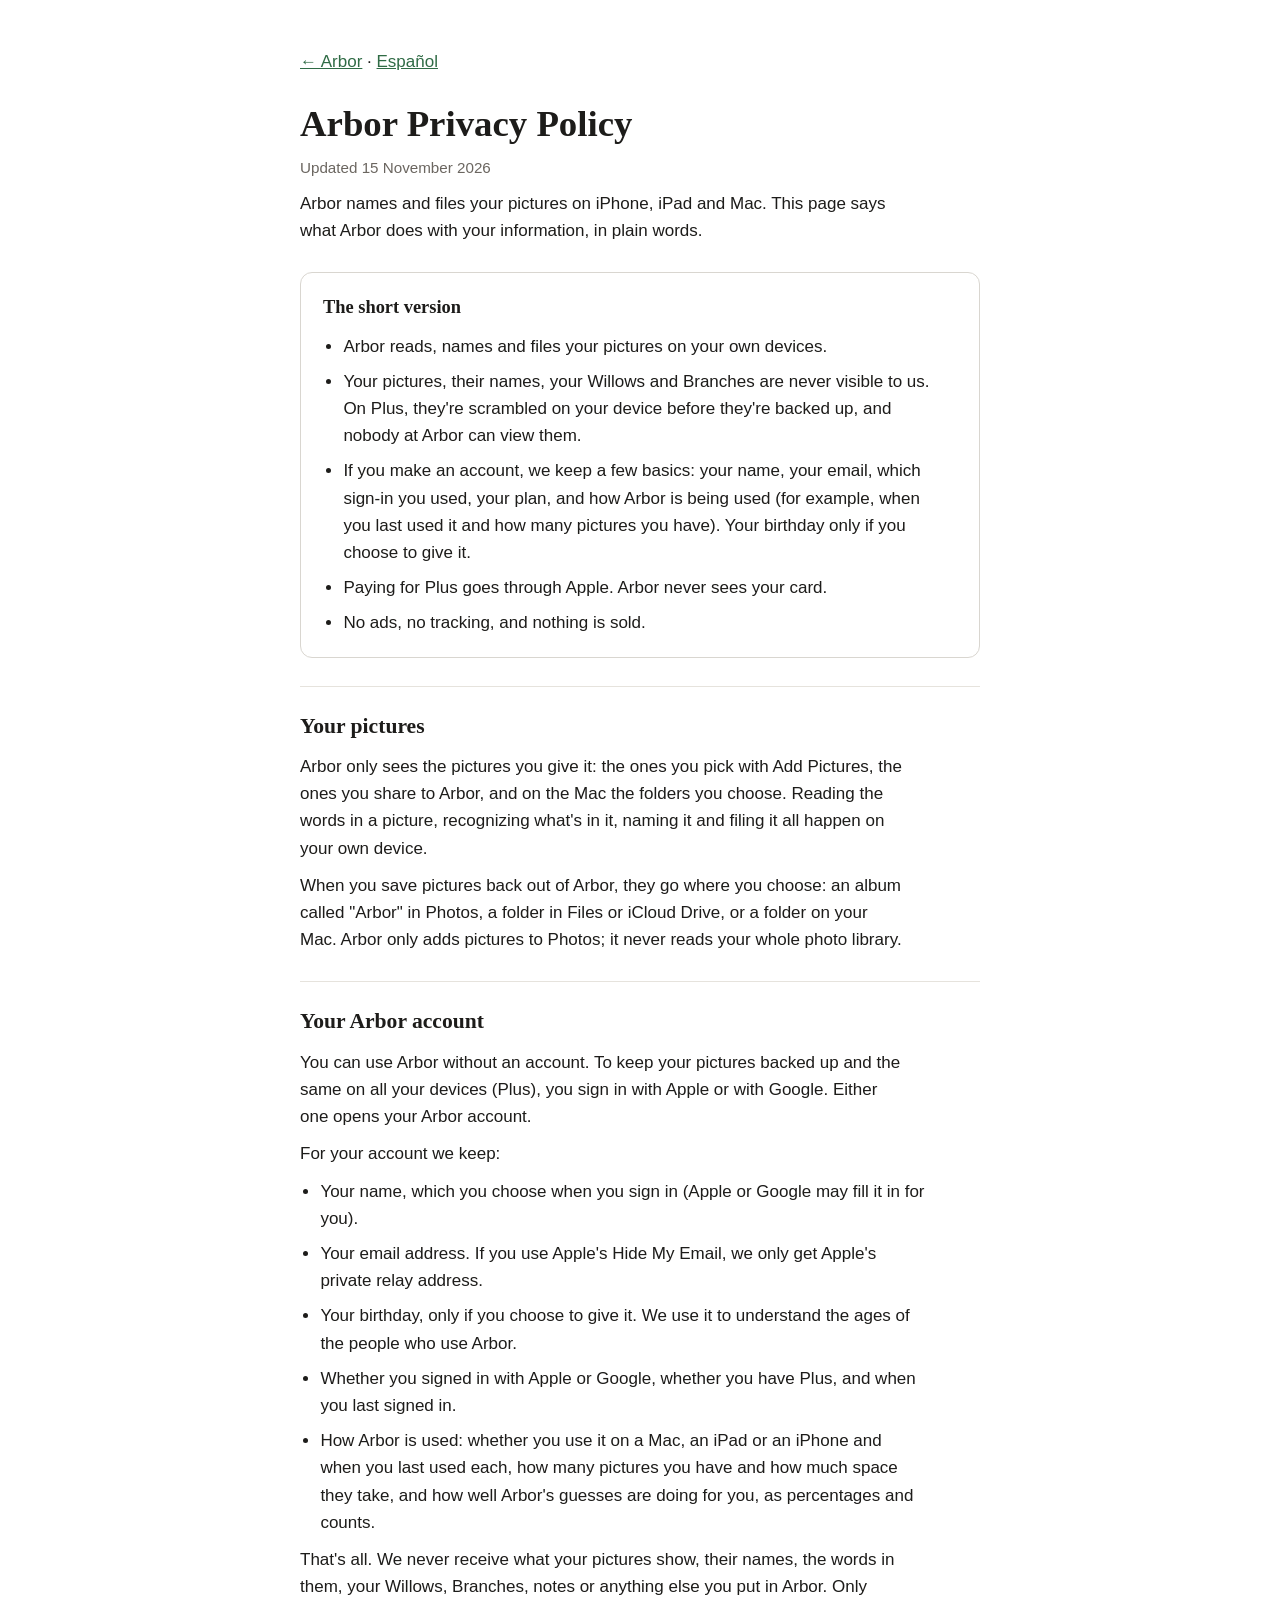
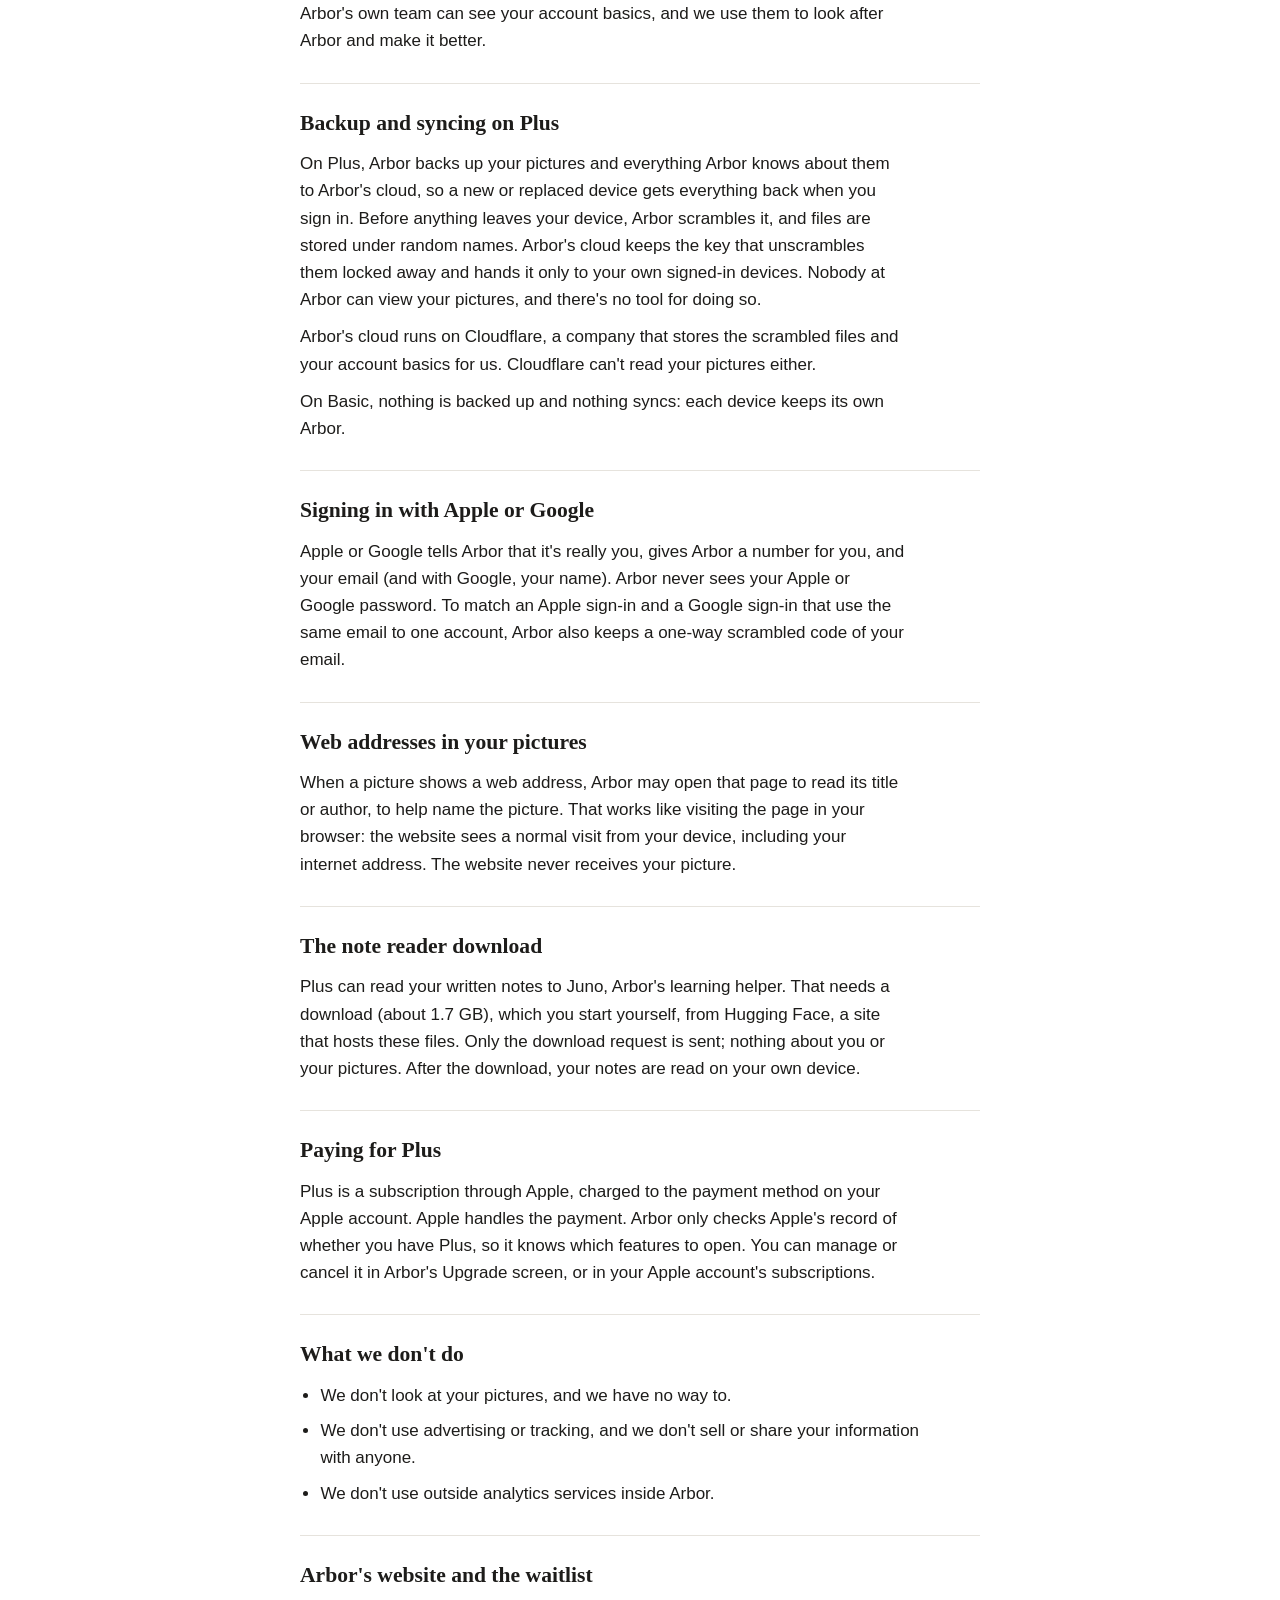
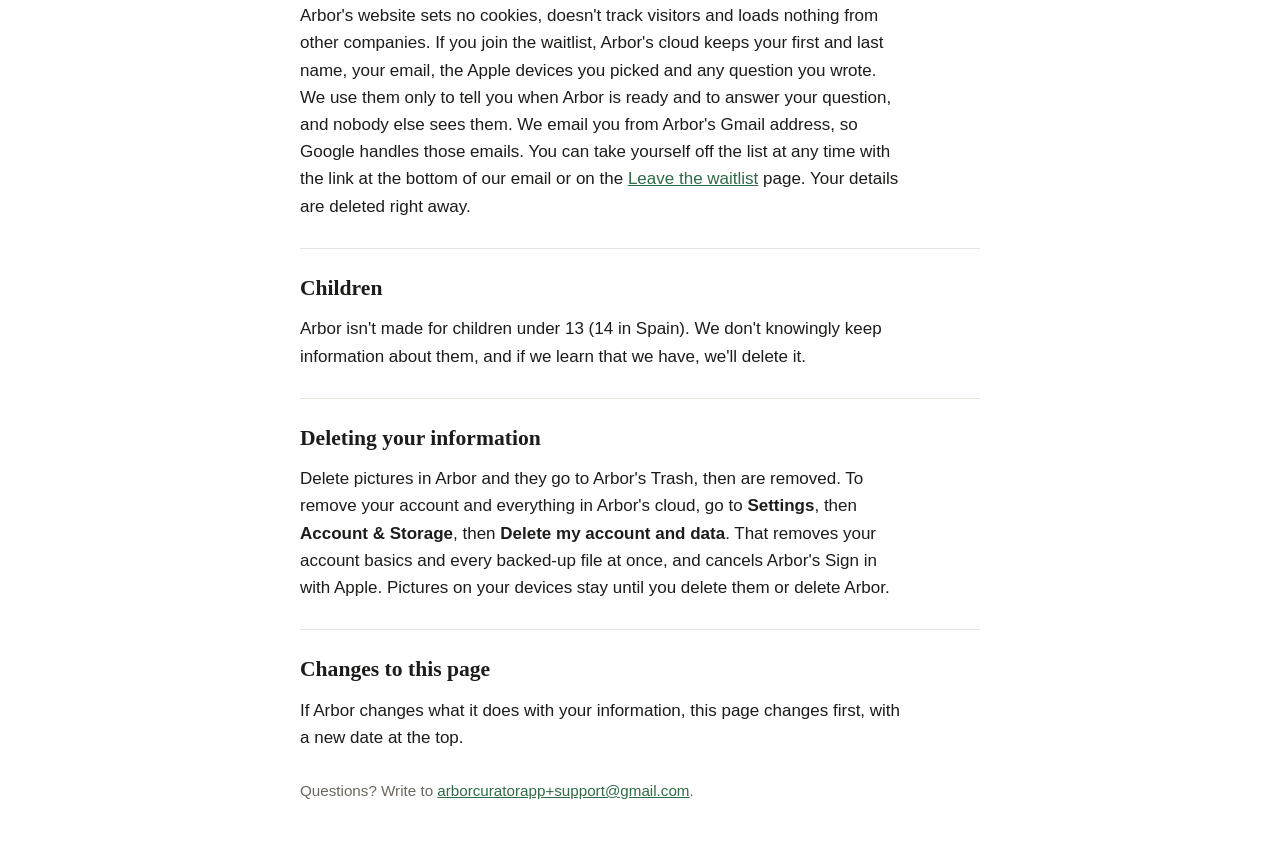
<file: privacy/index.html>
<!doctype html>
<html lang="en">
<head>
<meta charset="utf-8">
<meta name="viewport" content="width=device-width, initial-scale=1">
<title>Arbor Privacy Policy</title>
<link rel="icon" href="../img/icon.svg" type="image/svg+xml">
<meta name="description" content="What Arbor does with your information, in plain words.">
<style>
/* Look A (owner 2026-10-30): white page, Georgia headings as in Arbor, the summary in a plain outlined box, green only on links. */
:root { --bg:#ffffff; --fg:#1d1c1a; --muted:#6b6660; --line:#d9d6d0; --rule:#e6e3dd; --link:#2f6b45; }
@media (prefers-color-scheme: dark) { :root { --bg:#161614; --fg:#ecebe7; --muted:#a39e96; --line:#3a3833; --rule:#2c2a26; --link:#7cc496; color-scheme: dark } }
body { background:var(--bg); color:var(--fg); margin:0; padding:48px 24px 64px; font-family:-apple-system,"Helvetica Neue",Helvetica,Arial,sans-serif; font-size:17px; line-height:1.6; }
.wrap { max-width:680px; margin:0 auto; display:flex; flex-direction:column; gap:28px; }
h1 { font-family:Georgia,"Times New Roman",serif; font-weight:600; font-size:2.3rem; line-height:1.15; margin:0; }
h2 { font-family:Georgia,"Times New Roman",serif; font-weight:600; font-size:1.35rem; margin:0; }
p, ul { margin:0; max-width:64ch; }
ul { padding-left:1.2em; display:flex; flex-direction:column; gap:8px; }
header { display:flex; flex-direction:column; gap:10px; }
.date { color:var(--muted); font-size:.95rem; }
.summary { border:1px solid var(--line); border-radius:12px; padding:20px 22px; display:flex; flex-direction:column; gap:10px; }
.summary h2 { font-size:1.15rem; }
section { display:flex; flex-direction:column; gap:10px; border-top:1px solid var(--rule); padding-top:22px; }
a { color:var(--link); }
a:focus-visible { outline:2px solid var(--link); outline-offset:2px; border-radius:3px; }
.path { font-weight:700; }
footer { color:var(--muted); font-size:.95rem; }
@media (max-width:480px) { body { padding:32px 16px 48px; } h1 { font-size:1.9rem; } }
</style>
<!-- search tags -->
<link rel="canonical" href="https://arborcurator.com/privacy/">
<link rel="alternate" hreflang="en" href="https://arborcurator.com/privacy/">
<link rel="alternate" hreflang="es" href="https://arborcurator.com/es/privacy/">
<link rel="alternate" hreflang="x-default" href="https://arborcurator.com/privacy/">
<!-- /search tags -->
</head>
<body>
<div class="wrap">
  <p style="margin:0"><a href="../">← Arbor</a> · <a href="../es/privacy/" hreflang="es">Español</a></p>
  <header>
    <h1>Arbor Privacy Policy</h1>
    <p class="date">Updated 15 November 2026</p>
    <p>Arbor names and files your pictures on iPhone, iPad and Mac. This page says what Arbor does with your information, in plain words.</p>
  </header>

  <div class="summary">
    <h2>The short version</h2>
    <ul>
      <li>Arbor reads, names and files your pictures on your own devices.</li>
      <li>Your pictures, their names, your Willows and Branches are never visible to us. On Plus, they're scrambled on your device before they're backed up, and nobody at Arbor can view them.</li>
      <li>If you make an account, we keep a few basics: your name, your email, which sign-in you used, your plan, and how Arbor is being used (for example, when you last used it and how many pictures you have). Your birthday only if you choose to give it.</li>
      <li>Paying for Plus goes through Apple. Arbor never sees your card.</li>
      <li>No ads, no tracking, and nothing is sold.</li>
    </ul>
  </div>

  <section>
    <h2>Your pictures</h2>
    <p>Arbor only sees the pictures you give it: the ones you pick with Add Pictures, the ones you share to Arbor, and on the Mac the folders you choose. Reading the words in a picture, recognizing what's in it, naming it and filing it all happen on your own device.</p>
    <p>When you save pictures back out of Arbor, they go where you choose: an album called "Arbor" in Photos, a folder in Files or iCloud Drive, or a folder on your Mac. Arbor only adds pictures to Photos; it never reads your whole photo library.</p>
  </section>

  <section>
    <h2>Your Arbor account</h2>
    <p>You can use Arbor without an account. To keep your pictures backed up and the same on all your devices (Plus), you sign in with Apple or with Google. Either one opens your Arbor account.</p>
    <p>For your account we keep:</p>
    <ul>
      <li>Your name, which you choose when you sign in (Apple or Google may fill it in for you).</li>
      <li>Your email address. If you use Apple's Hide My Email, we only get Apple's private relay address.</li>
      <li>Your birthday, only if you choose to give it. We use it to understand the ages of the people who use Arbor.</li>
      <li>Whether you signed in with Apple or Google, whether you have Plus, and when you last signed in.</li>
      <li>How Arbor is used: whether you use it on a Mac, an iPad or an iPhone and when you last used each, how many pictures you have and how much space they take, and how well Arbor's guesses are doing for you, as percentages and counts.</li>
    </ul>
    <p>That's all. We never receive what your pictures show, their names, the words in them, your Willows, Branches, notes or anything else you put in Arbor. Only Arbor's own team can see your account basics, and we use them to look after Arbor and make it better.</p>
  </section>

  <section>
    <h2>Backup and syncing on Plus</h2>
    <p>On Plus, Arbor backs up your pictures and everything Arbor knows about them to Arbor's cloud, so a new or replaced device gets everything back when you sign in. Before anything leaves your device, Arbor scrambles it, and files are stored under random names. Arbor's cloud keeps the key that unscrambles them locked away and hands it only to your own signed-in devices. Nobody at Arbor can view your pictures, and there's no tool for doing so.</p>
    <p>Arbor's cloud runs on Cloudflare, a company that stores the scrambled files and your account basics for us. Cloudflare can't read your pictures either.</p>
    <p>On Basic, nothing is backed up and nothing syncs: each device keeps its own Arbor.</p>
  </section>

  <section>
    <h2>Signing in with Apple or Google</h2>
    <p>Apple or Google tells Arbor that it's really you, gives Arbor a number for you, and your email (and with Google, your name). Arbor never sees your Apple or Google password. To match an Apple sign-in and a Google sign-in that use the same email to one account, Arbor also keeps a one-way scrambled code of your email.</p>
  </section>

  <section>
    <h2>Web addresses in your pictures</h2>
    <p>When a picture shows a web address, Arbor may open that page to read its title or author, to help name the picture. That works like visiting the page in your browser: the website sees a normal visit from your device, including your internet address. The website never receives your picture.</p>
  </section>

  <section>
    <h2>The note reader download</h2>
    <p>Plus can read your written notes to Juno, Arbor's learning helper. That needs a download (about 1.7 GB), which you start yourself, from Hugging Face, a site that hosts these files. Only the download request is sent; nothing about you or your pictures. After the download, your notes are read on your own device.</p>
  </section>

  <section>
    <h2>Paying for Plus</h2>
    <p>Plus is a subscription through Apple, charged to the payment method on your Apple account. Apple handles the payment. Arbor only checks Apple's record of whether you have Plus, so it knows which features to open. You can manage or cancel it in Arbor's Upgrade screen, or in your Apple account's subscriptions.</p>
  </section>

  <section>
    <h2>What we don't do</h2>
    <ul>
      <li>We don't look at your pictures, and we have no way to.</li>
      <li>We don't use advertising or tracking, and we don't sell or share your information with anyone.</li>
      <li>We don't use outside analytics services inside Arbor.</li>
    </ul>
  </section>

  <section>
    <h2>Arbor's website and the waitlist</h2>
    <p>Arbor's website sets no cookies, doesn't track visitors and loads nothing from other companies. If you join the waitlist, Arbor's cloud keeps your first and last name, your email, the Apple devices you picked and any question you wrote. We use them only to tell you when Arbor is ready and to answer your question, and nobody else sees them. We email you from Arbor's Gmail address, so Google handles those emails. You can take yourself off the list at any time with the link at the bottom of our email or on the <a href="../leave/">Leave the waitlist</a> page. Your details are deleted right away.</p>
  </section>

  <section>
    <h2>Children</h2>
    <p>Arbor isn't made for children under 13 (14 in Spain). We don't knowingly keep information about them, and if we learn that we have, we'll delete it.</p>
  </section>

  <section>
    <h2>Deleting your information</h2>
    <p>Delete pictures in Arbor and they go to Arbor's Trash, then are removed. To remove your account and everything in Arbor's cloud, go to <span class="path">Settings</span>, then <span class="path">Account &amp; Storage</span>, then <span class="path">Delete my account and data</span>. That removes your account basics and every backed-up file at once, and cancels Arbor's Sign in with Apple. Pictures on your devices stay until you delete them or delete Arbor.</p>
  </section>

  <section>
    <h2>Changes to this page</h2>
    <p>If Arbor changes what it does with your information, this page changes first, with a new date at the top.</p>
  </section>

  <footer>Questions? Write to <a href="mailto:arborcuratorapp+support@gmail.com">arborcuratorapp+support@gmail.com</a>.</footer>
</div>
</body>
</html>
</file>
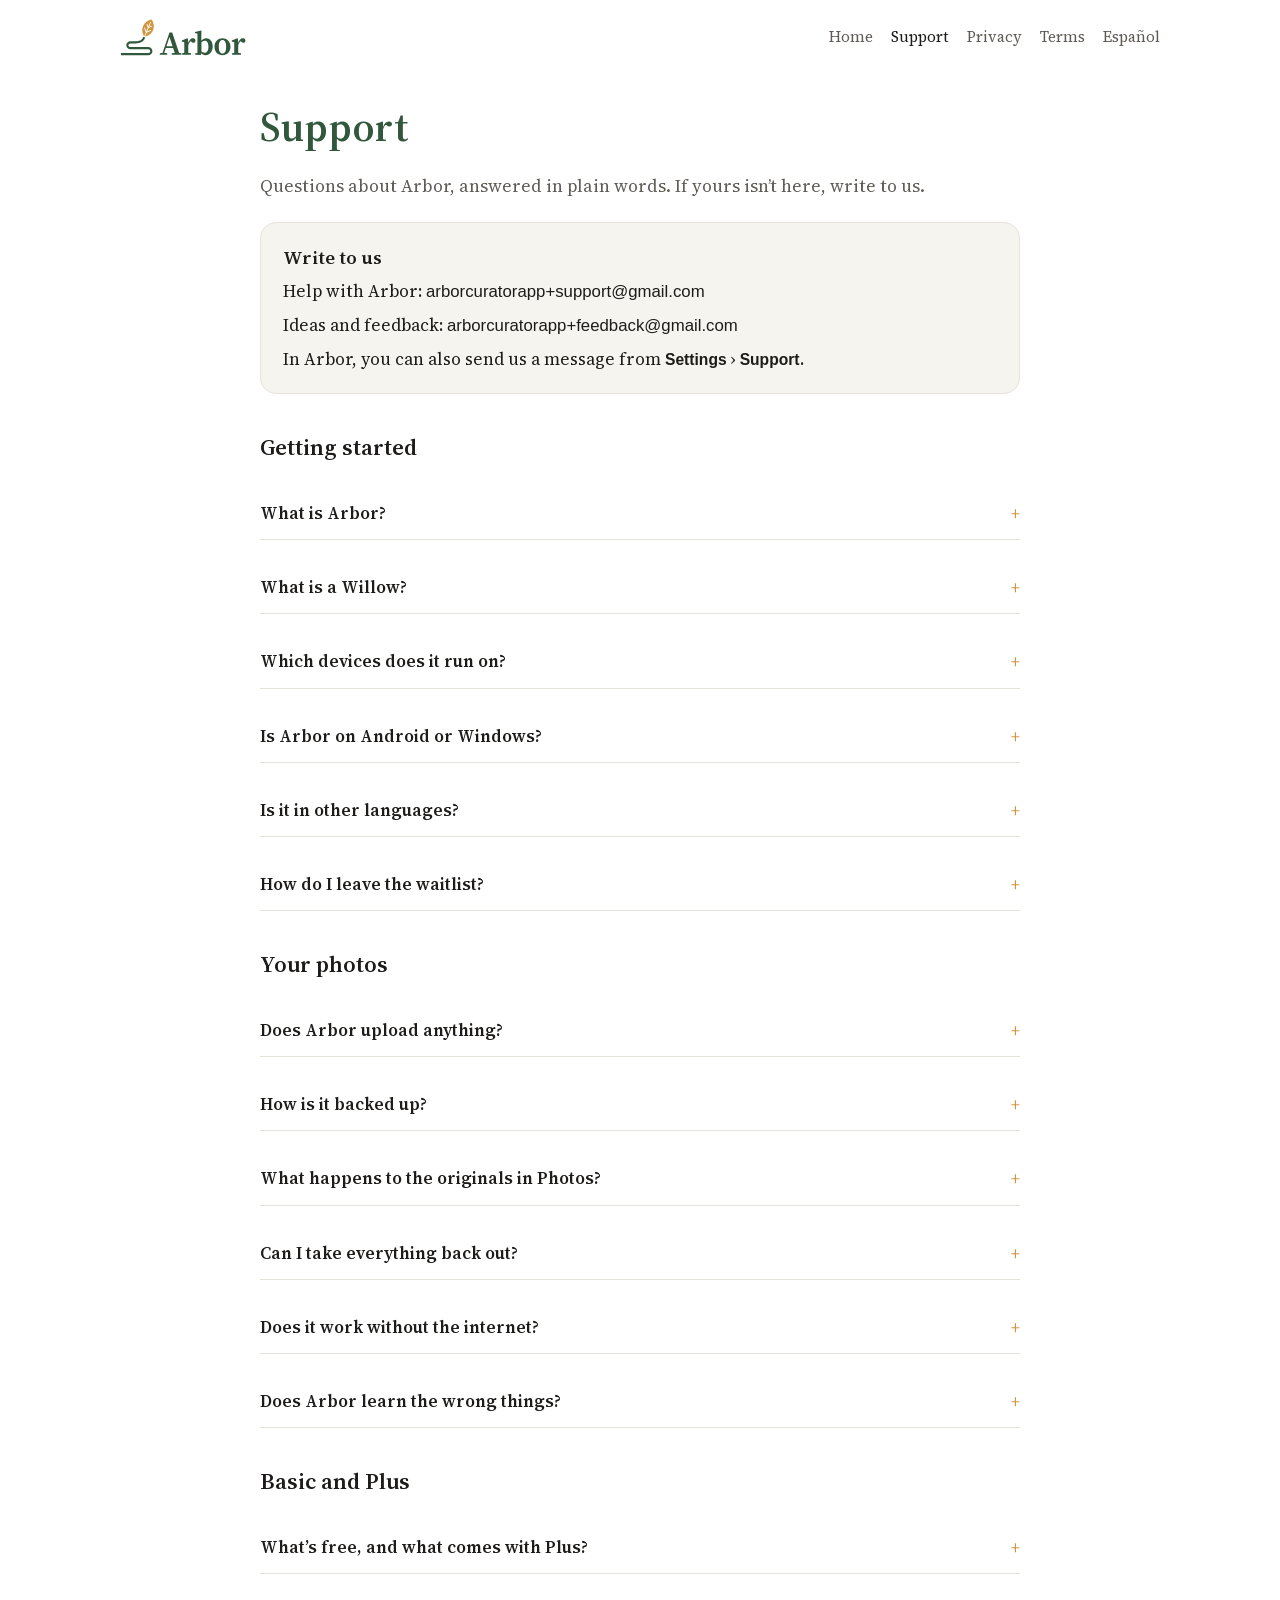
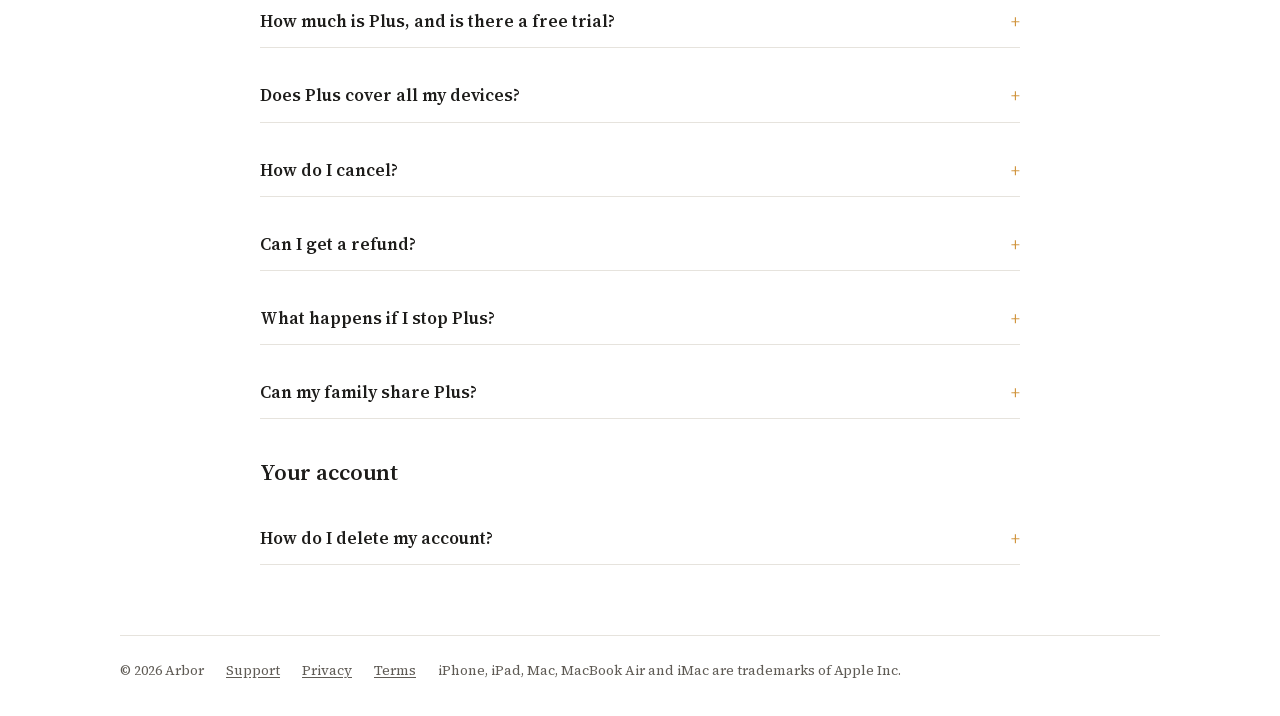
<file: support/index.html>
<!doctype html>
<html lang="en">
<head>
<meta charset="utf-8">
<meta name="viewport" content="width=device-width, initial-scale=1, viewport-fit=cover">
<title>Arbor Support</title>
<meta name="description" content="Questions about Arbor, answered in plain words, and how to reach us.">
<meta name="color-scheme" content="light dark">
<link rel="icon" href="../img/icon.svg" type="image/svg+xml">
<link rel="stylesheet" href="../fonts/fonts.css">
<link rel="stylesheet" href="../page.css">
<!-- search tags -->
<link rel="canonical" href="https://arborcurator.com/support/">
<link rel="alternate" hreflang="en" href="https://arborcurator.com/support/">
<link rel="alternate" hreflang="es" href="https://arborcurator.com/es/support/">
<link rel="alternate" hreflang="x-default" href="https://arborcurator.com/support/">
<!-- /search tags -->
</head>
<body>
<header class="top"><a href="../" aria-label="Arbor home"><svg class="lockup" viewBox="36 306 782 234" role="img" aria-label="Arbor"><g id="Layer_1" data-name="Layer 1"><path class="lg" d="M281.29857,522.33137l20.69945-3.05952h3.85523l20.86755,3.05952v9.58225H281.29857Zm59.36919-126.393H357.3997l46.39577,135.97527H376.73685L338.87774,416.15817l6.18978-5.24025-40.26764,120.9957H293.939ZM317.7733,479.502h55.07911l3.93766,10.657h-62.356Zm37.19255,43.05392,24.35543-3.05952h8.9475l25.74434,3.05952v9.35769H354.96585Z"/><path class="lg" d="M431.962,489.07387V478.28833c0-11.2191-.20379-16.42041-.61268-24.58l-14.37208-1.83675v-7.58844L451.085,431.36879l3.28408,2.11453,2.14958,25.27575v30.3148c0,12.64826.20379,33.6599.61138,42.83975H431.34931C431.7582,522.73377,431.962,501.72213,431.962,489.07387Zm-13.3531,34.50234,20.94154-4.0798h12.91566l20.94284,4.0798v8.33741h-54.8Zm26.22982-61.742h13.49978l-3.90195,3.52422c5.03126-22.041,18.37268-33.9896,30.48355-33.9896,7.4132,0,14.05794,3.90455,16.13094,11.05425-.22456,10.11185-5.01958,15.79085-13.17916,15.79085-5.44016,0-9.76658-2.43515-14.03718-7.21719l-5.73222-6.26442,9.09678.50624c-9.9522,5.92822-17.2953,16.4282-20.93894,30.33817l-11.4216-.749Z"/><path class="lg" d="M499.46221,523.65149l20.534-4.08109-7.63,12.41851c.40758-9.17986.61138-30.19149.61138-42.83975V401.26168l-14.7602-1.81469v-7.88828l36.44033-9.17985,3.08029,1.85622-.81518,28.74285v35.04881l.61138,2.65193v65.79327l-3.61249,17.93135-34.45949-2.41438Zm81.235-40.31762c0-25.19267-9.46413-37.45022-23.24559-37.45022-9.06563,0-18.61283,7.30676-29.31141,18.15591l-1.83545-3.52292c11.7565-19.97319,25.16671-29.14785,41.1354-29.14785,21.92287,0,39.35836,18.11437,39.35836,50.80332,0,32.16453-19.2995,52.618-42.719,52.618-15.43778,0-27.1125-7.97785-37.02575-29.11929l1.83545-3.56316c9.4849,12.34061,18.104,18.39345,27.91729,18.39345C570.07127,520.50111,580.69716,508.52654,580.69716,483.33387Z"/><path class="lg" d="M617.96954,483.07556c0-32.5903,22.82632-51.70677,49.20671-51.70677,26.12208,0,49.20671,18.89191,49.20671,51.70677,0,32.81615-21.81253,51.71455-49.20671,51.71455C639.44847,534.79011,617.96954,515.66715,617.96954,483.07556Zm71.81755.22456c0-28.15873-8.083-42.0025-22.61084-42.0025-14.78616,0-22.61084,13.84377-22.61084,42.0025,0,28.23532,7.82468,41.56116,22.61084,41.56116C681.70409,524.86128,689.78709,511.53544,689.78709,483.30012Z"/><path class="lg" d="M739.5922,489.07387V478.28833c0-11.2191-.20509-16.42041-.61268-24.58l-14.37337-1.83675v-7.58844l34.109-12.91436,3.28408,2.11453,2.14826,25.27575v30.3148c0,12.64826.20511,33.6599.6127,42.83975H738.97952C739.38711,522.73377,739.5922,501.72213,739.5922,489.07387Zm-13.3531,34.50234,20.94154-4.0798H760.0963l20.94283,4.0798v8.33741h-54.8Zm26.22982-61.742H765.9687l-3.902,3.52422c5.03-22.041,18.37268-33.9896,30.48355-33.9896,7.41319,0,14.05794,3.90455,16.13094,11.05425-.22456,10.11185-5.01958,15.79085-13.17916,15.79085-5.44146,0-9.76658-2.43515-14.03718-7.21719l-5.73222-6.26442,9.09678.50624c-9.9522,5.92822-17.2966,16.4282-20.94024,30.33817l-11.4203-.749Z"/><path class="lg" d="M209.43948,534.79011H41.71246V521.498h167.727c7.1471,0,12.96174-5.15329,12.96174-11.4865s-5.81464-11.4852-12.96174-11.4852H100.51116c-14.30458,0-25.9423-10.98675-25.9423-24.49043s11.63772-24.49042,25.9423-24.49042l34.96509-.08827c.06555-.0013.13759.0013.20639.0026.29076-.0039,31.07351.47249,41.3327-22.028l2.75707-6.04765,12.094,5.51415-2.75707,6.04764c-13.69969,30.0487-50.85265,29.85659-53.68825,29.80337l-34.893.08826c-6.992,0-12.66708,5.02348-12.66708,11.19833s5.6751,11.19833,12.65021,11.19833H209.43948c14.47657,0,26.25384,11.11526,26.25384,24.7773C235.69332,523.67486,223.91605,534.79011,209.43948,534.79011Z"/><path class="lo" d="M230.95687,315.60359c-23.95481,4.64858-44.05653,18.99512-53.085,40.75359-8.632,20.80289-5.28689,44.02136,6.95858,63.72282l10.58021-25.49809-10.25953-27.10745a2.56318,2.56318,0,1,1,4.794-1.81577l8.33208,22.01485,9.0621-21.83947-7.67059-20.26719a2.56318,2.56318,0,1,1,4.794-1.81577l5.74318,15.17451,11.84078-28.536a2.56307,2.56307,0,1,1,4.73471,1.96462l-11.84078,28.536,14.7993-6.65059a2.56319,2.56319,0,1,1,2.10014,4.67644L212.074,367.7987l-9.062,21.8393,21.46977-9.64863a2.56318,2.56318,0,1,1,2.10013,4.67643l-26.43654,11.88073-10.58017,25.498c22.5963-5.24407,41.397-19.27345,50.0289-40.07625C248.62257,360.20982,244.58313,335.84611,230.95687,315.60359Z"/></g></svg></a><nav><a href="../">Home</a><a href="../support/" aria-current="page">Support</a><a href="../privacy/">Privacy</a><a href="../terms/">Terms</a><a href="../es/support/" hreflang="es" lang="es">Español</a></nav></header>
<main>
<h1>Support</h1>
<p class="lead">Questions about Arbor, answered in plain words. If yours isn’t here, write to us.</p>
<div class="contact"><b>Write to us</b><span>Help with Arbor: <span class="email">arborcuratorapp+support@gmail.com</span></span><span>Ideas and feedback: <span class="email">arborcuratorapp+feedback@gmail.com</span></span><span>In Arbor, you can also send us a message from <span class="path">Settings</span> › <span class="path">Support</span>.</span></div>
<h2>Getting started</h2>
<details><summary>What is Arbor?</summary><p>An app for iPhone, iPad and Mac that tidies up your photos. Somewhere in your 10,000 photos are maybe 4,000 screenshots: a recipe you meant to cook, a book a friend swore by, the Wi-Fi password from that rental, a pair of shoes you’re still thinking about. Arbor reads each one, gives it a name you’d actually recognize, and files it into the places you make, like Recipes, Travel or Books. So next time you need it, it’s right where you’d look, not lost between a blurry sunset and seventeen pictures of your cat.</p></details>
<details><summary>What is a Willow?</summary><p>Your Forest holds everything. Willows are the big groups, like Recipes or Travel. Branches grow inside them, like Desserts or Lisbon.</p></details>
<details><summary>Which devices does it run on?</summary><p>Apple devices only: iPhone and iPad with iOS 26 or later, and a Mac with macOS 26.5 or later.</p></details>
<details><summary>Is Arbor on Android or Windows?</summary><p>Not yet. Arbor is made for Apple devices.</p></details>
<details><summary>Is it in other languages?</summary><p>Arbor is in English and Spanish.</p></details>
<details><summary>How do I leave the waitlist?</summary><p>Use the <a href="../leave/">Leave the waitlist</a> page, or the link at the bottom of the email we sent you. It takes one click.</p></details>
<h2>Your photos</h2>
<details><summary>Does Arbor upload anything?</summary><p>Not on Basic: everything stays on your device. With Plus, everything is scrambled on your device before it goes to Arbor’s cloud, so nobody at Arbor can see it.</p></details>
<details><summary>How is it backed up?</summary><p>With Plus, your Forest is backed up in Arbor’s cloud. On a new device, sign in with the same Apple or Google account and everything comes back. Basic doesn’t back up, so keep your device’s own backup on.</p></details>
<details><summary>What happens to the originals in Photos?</summary><p>On iPhone and iPad, the originals stay in Photos if you want them to. On the Mac, they move into Arbor so they aren’t in two places, and your Mac asks first.</p></details>
<details><summary>Can I take everything back out?</summary><p>Always. On the Mac, every Willow and Branch is an ordinary folder. On iPhone and iPad, Save puts a copy in Files.</p></details>
<details><summary>Does it work without the internet?</summary><p>Reading, naming and filing all happen on your device. Checking a website from a link, syncing and backup need a connection.</p></details>
<details><summary>Does Arbor learn the wrong things?</summary><p>It learns from your fixes, and you can see everything it has learned in Learning. Open any of it to change it, or make Arbor forget it.</p></details>
<h2>Basic and Plus</h2>
<details><summary>What’s free, and what comes with Plus?</summary><p>Basic is free: sorting, naming and filing, learning from your fixes, and up to 500 photos on one device. Plus adds no limit, the same Forest on all your devices, backup, tasks and calendar events from your photos, finding the same content saved twice, Teaching Guides and more.</p></details>
<details><summary>How much is Plus, and is there a free trial?</summary><p>Plus is free for your first 7 days, then $6.99 a month or $49.99 a year. Cancel before the 7 days end and you pay nothing.</p></details>
<details><summary>Does Plus cover all my devices?</summary><p>Yes. One subscription covers your iPhone, iPad and Mac. If Plus doesn’t show on another device, choose Restore purchase on Arbor’s Upgrade screen.</p></details>
<details><summary>How do I cancel?</summary><p>On iPhone or iPad, open the Settings app, tap your name, then Subscriptions. On the Mac, open the App Store, click your name, then Account Settings › Subscriptions. Cancel at least 24 hours before the next renewal.</p></details>
<details><summary>Can I get a refund?</summary><p>Apple handles every purchase, so refunds go through Apple at reportaproblem.apple.com.</p></details>
<details><summary>What happens if I stop Plus?</summary><p>Nothing is deleted. Past 500, the first 500 you added keep working and the rest stay visible but locked until you upgrade again or get back under 500. Locked ones can still be opened, saved, shared or deleted.</p></details>
<details><summary>Can my family share Plus?</summary><p>Not yet. Plus is for one person, on all of that person’s devices.</p></details>
<h2>Your account</h2>
<details><summary>How do I delete my account?</summary><p>In Arbor, open <span class="path">Settings</span> › <span class="path">Account &amp; Storage</span> › <span class="path">Delete my account and data</span>. That removes your account and every backed-up file in Arbor’s cloud. Photos on your devices stay until you delete them.</p></details>
</main>
<footer><span>© 2026 Arbor</span><a href="../support/">Support</a><a href="../privacy/">Privacy</a><a href="../terms/">Terms</a><span>iPhone, iPad, Mac, MacBook Air and iMac are trademarks of Apple Inc.</span></footer>
</body>
</html>
</file>
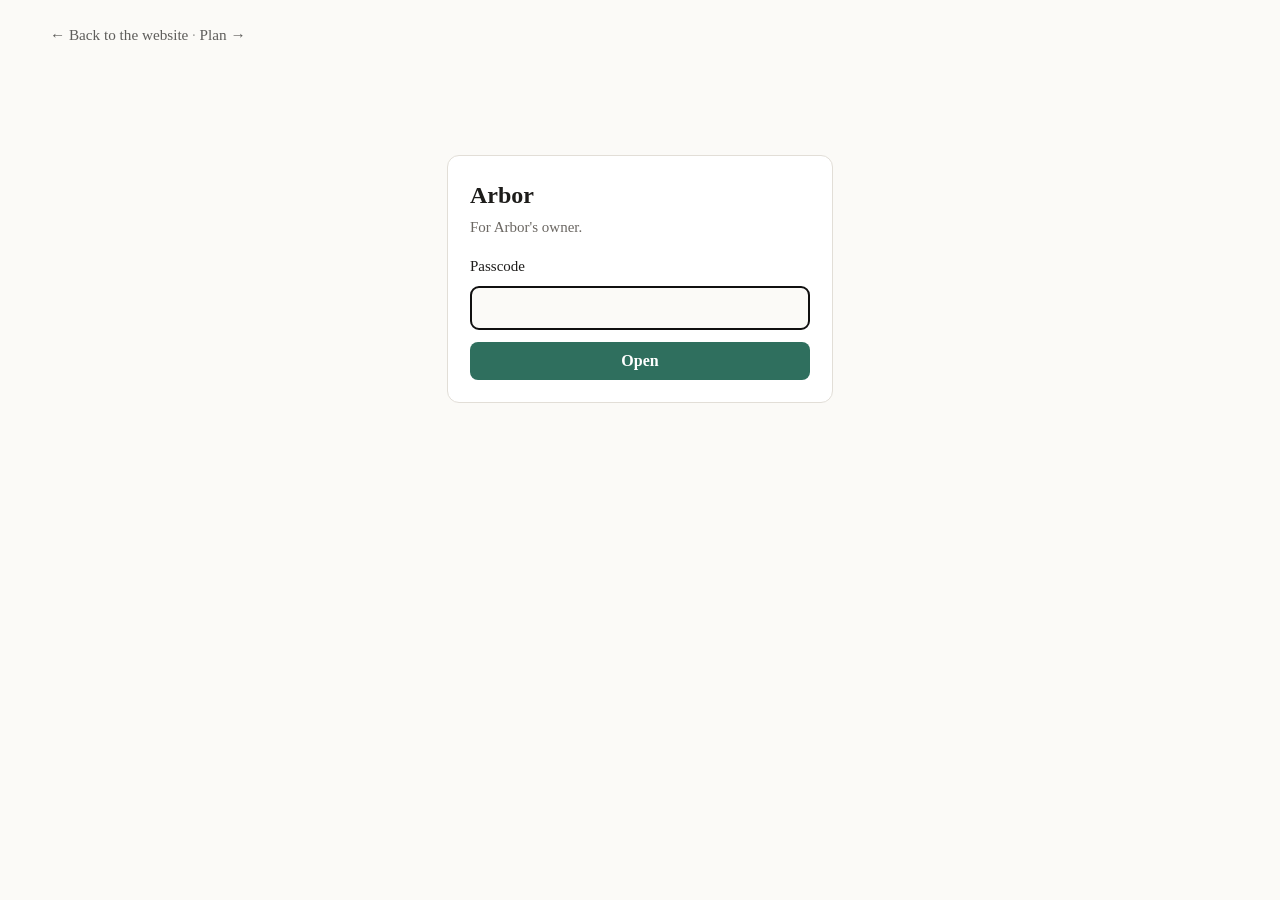
<file: tend/index.html>
<!doctype html>
<html lang="en">
<head>
<meta charset="utf-8">
<meta name="viewport" content="width=device-width, initial-scale=1">
<meta name="robots" content="noindex, nofollow">
<meta name="color-scheme" content="light dark">
<title>Arbor</title>
<link rel="icon" href="../img/icon.svg" type="image/svg+xml">
<style>
:root{--bg:#fbfaf7;--fg:#1d1c1a;--muted:#6b6762;--line:#e2ded7;--card:#fff;--accent:#2f6f5e}
@media (prefers-color-scheme:dark){:root{--bg:#16161a;--fg:#ebe8e2;--muted:#a39e96;--line:#33323a;--card:#1f1f25;--accent:#7fc4ad}}
body{margin:0;background:var(--bg);color:var(--fg);font:15px/1.45 Georgia,"Times New Roman",serif;padding:24px 16px 60px}
main{max-width:1180px;margin:0 auto} h1{font-size:1.5rem;margin:0 0 4px} .lead{color:var(--muted);margin:0 0 18px}
.strip{display:flex;flex-wrap:wrap;gap:8px 26px;border:1px solid var(--line);background:var(--card);border-radius:10px;padding:12px 16px;margin-bottom:16px}
.strip b{font-size:1.15rem} .wrap{overflow-x:auto;border:1px solid var(--line);border-radius:10px;background:var(--card)}
table{border-collapse:collapse;width:100%;font-size:.95rem} th,td{text-align:left;padding:9px 12px;border-bottom:1px solid var(--line);white-space:nowrap}
th{font-weight:600} tr:last-child td{border-bottom:none} .muted{color:var(--muted)} .group th{font-weight:400;color:var(--muted);font-size:.8rem;padding-bottom:0;border-bottom:none}
.foot{color:var(--muted);font-size:.9rem;max-width:80ch;margin-top:14px}
form{max-width:340px;margin:12vh auto;border:1px solid var(--line);background:var(--card);border-radius:12px;padding:22px}
input{width:100%;box-sizing:border-box;font:inherit;padding:10px;border:1px solid var(--line);border-radius:8px;background:var(--bg);color:var(--fg);margin:8px 0 12px}
button{font:600 1rem Georgia,serif;background:var(--accent);color:#fff;border:0;border-radius:8px;padding:10px 16px;width:100%;cursor:pointer}
.bad{color:#b4462e;margin:0 0 8px}
.top{display:flex;flex-wrap:wrap;align-items:baseline;gap:8px 16px;justify-content:space-between}
.fresh{color:var(--muted);font-size:.95rem;display:flex;gap:10px;align-items:center}
.btn{font:400 .88rem Georgia,serif;background:var(--card);color:var(--fg);border:1px solid var(--line);border-radius:7px;padding:4px 10px;cursor:pointer;width:auto}
.btn:hover{border-color:var(--accent)} .btn.on{border-color:var(--accent);color:var(--accent)}
.tabs{display:flex;gap:22px;margin:12px 0 16px;border-bottom:1px solid var(--line);overflow-x:auto}
.tab{font:400 .95rem Georgia,serif;background:none;color:var(--muted);border:0;border-bottom:2px solid transparent;border-radius:0;padding:8px 0;margin-bottom:-1px;cursor:pointer;width:auto;white-space:nowrap}
.tab:hover{color:var(--fg)} .tab.on{color:var(--fg);border-bottom-color:var(--accent)}
.link{font:400 .9rem Georgia,serif;background:none;color:var(--accent);border:0;padding:0;cursor:pointer;width:auto} .link:hover{text-decoration:underline} .link.danger{color:#b4462e;text-align:left;padding:4px 2px}
.sumline{display:flex;flex-wrap:wrap;gap:6px 16px;justify-content:space-between;align-items:baseline;color:var(--muted);font-size:.9rem;margin:0 0 10px}
table.wl td{vertical-align:top} table.wl td,table.wl th{padding:8px 10px} table.wl .c{text-align:center;width:1%} table.wl a{color:inherit;text-decoration:none} table.wl a:hover{color:var(--accent)}
table.wl .note{color:var(--muted);font-style:italic;font-size:.88rem;white-space:normal;margin-top:2px} .tick{width:16px;height:16px;margin:2px 0 0;accent-color:var(--accent);cursor:pointer}
.more{font:600 1rem Georgia,serif;background:none;color:var(--muted);border:0;border-radius:6px;padding:0 6px;cursor:pointer;width:auto} .more:hover{color:var(--fg);background:var(--line)}
.sel{font:400 .9rem Georgia,serif;width:auto;margin:0 0 0 4px;padding:4px 8px;border:1px solid var(--line);border-radius:7px;background:var(--card);color:var(--fg)}
.wl .txt{white-space:pre-wrap;min-width:260px;max-width:560px} .thumb{max-width:120px;max-height:90px;border-radius:6px;border:1px solid var(--line);display:block}
.tag{font-size:.78rem;border:1px solid #b4462e;color:#b4462e;border-radius:5px;padding:0 5px} table.ppl tbody tr:hover{background:var(--bg)}
@media (max-width:640px){table.ppl thead{display:none} table.ppl,table.ppl tbody{display:block} table.ppl tr{display:block;padding:10px 12px;border-bottom:1px solid var(--line)} table.ppl td{display:inline;padding:0;border:0;white-space:normal;font-size:.88rem} table.ppl td::before{content:attr(data-l) ": ";color:var(--muted)} table.ppl td:not(:first-child):not(:nth-child(5))::after{content:" · ";color:var(--muted)} table.ppl td:nth-child(n+6){display:none} table.ppl td:first-child{display:block;font-size:.95rem;margin-bottom:2px} table.ppl td:first-child::before{content:none} .wl .txt{min-width:0}}
.phone{display:none} @media (max-width:640px){table.wl thead,table.wl .j{display:none} table.wl,table.wl tbody{display:block} table.wl tr{display:grid;grid-template-columns:1fr auto auto;gap:2px 12px;padding:10px 12px;border-bottom:1px solid var(--line)} table.wl tr:last-child{border-bottom:0} table.wl td{display:block;padding:0;border:0;white-space:normal;width:auto} table.wl .n{grid-column:1;grid-row:1} table.wl .t{grid-column:2;grid-row:1} table.wl .m{grid-column:3;grid-row:1} table.wl .e,table.wl .d{grid-column:1/-1;color:var(--muted);font-size:.88rem} .phone{display:inline}} .tools{display:flex;gap:8px;flex-wrap:wrap;align-items:center;margin-bottom:12px}
.tools input{width:220px;margin:0;padding:5px 10px;font-size:.9rem} .chips{display:flex;gap:6px;flex-wrap:wrap}
.menu{position:absolute;z-index:5;background:var(--card);border:1px solid var(--line);border-radius:10px;padding:10px;box-shadow:0 10px 30px rgba(0,0,0,.15);min-width:240px}
.menu .row{display:flex;align-items:center;gap:8px;padding:4px 0} .menu .row span{flex:1}
.menu .mv{border:1px solid var(--line);background:none;color:var(--fg);border-radius:6px;width:28px;height:26px;cursor:pointer;padding:0}
th.sort{cursor:pointer} th.sort:hover{color:var(--accent)}
/* Owner 18 Nov 2026: no grids, no boxes. Sections stack, divided by a thin line. */ .grid{display:block}
.card{border:0;border-bottom:1px solid var(--line);background:none;border-radius:0;padding:16px 0;margin:0!important} .card > div[id]{max-width:520px} .card h3{margin:0 0 2px;font-size:1.05rem} .card .sub{color:var(--muted);font-size:.88rem;margin:0 0 8px}
.tip{position:fixed;pointer-events:none;background:var(--fg);color:var(--bg);font-size:.85rem;padding:4px 8px;border-radius:6px;display:none;z-index:9}
svg text{fill:var(--muted);font:12px Georgia,serif} .empty{color:var(--muted);font-size:.92rem;padding:6px 0;text-align:left;margin:0}</style>
</head>
<body><main>
<p style="margin:0 0 6px"><a href="../" style="color:inherit;opacity:.7;text-decoration:none;font-size:.95rem">&larr; Back to the website</a><span style="opacity:.4"> &middot; </span><a href="../plan/" style="color:inherit;opacity:.7;text-decoration:none;font-size:.95rem">Plan &rarr;</a></p>
<div id="gate">
  <div style="max-width:340px;margin:12vh auto;border:1px solid var(--line);background:var(--card);border-radius:12px;padding:22px">
    <h1>Arbor</h1>
    <p class="lead">For Arbor's owner.</p>
    <p class="bad" id="gate-msg"></p>
    <form id="gate-form" method="post" action="./" style="border:0;background:none;padding:0;margin:0;box-shadow:none">
    <input type="text" name="username" autocomplete="username" value="Arbor owner" readonly hidden>
    <label for="gate-code">Passcode</label>
    <input id="gate-code" name="password" type="password" autocomplete="current-password" required>
    <button type="submit" id="gate-go">Open</button>
    </form>
  </div>
</div>
<div id="app" hidden><p class="lead">Loading…</p></div>
</main>
<script>
var API = "https://api.arborcurator.com", PASS = "";
(function () {
  function start() {
    var gate = document.getElementById("gate"); if (gate) gate.remove(); document.getElementById("app").hidden = false;
    var s = document.createElement("script"); s.src = "app.js"; document.body.appendChild(s);
  }
  try { var kept = JSON.parse(sessionStorage.getItem("tend-pass") || "null"); if (kept && kept.expires > Date.now() / 1000 + 60) { PASS = kept.token; start(); return; } } catch (e) {}
  var code = document.getElementById("gate-code"), msg = document.getElementById("gate-msg"), go = document.getElementById("gate-go");
  function open(e) {
    if (e) e.preventDefault();
    msg.textContent = ""; go.disabled = true;
    fetch(API + "/v1/owner-pass", { method: "POST", headers: { "content-type": "application/json" }, body: JSON.stringify({ passcode: code.value }) })
      .then(function (r) { return r.json().then(function (j) { return { ok: r.ok, status: r.status, j: j }; }); })
      .then(function (res) {
        go.disabled = false;
        if (!res.ok) { msg.textContent = res.status === 429 ? "Too many tries. Wait an hour and try again." : "That passcode isn't right."; return; }
        PASS = res.j.token; try { sessionStorage.setItem("tend-pass", JSON.stringify(res.j)); } catch (e) {}
        start();
      })
      .catch(function () { go.disabled = false; msg.textContent = "Couldn't reach Arbor's cloud. Try again."; });
  }
  // A real form with a name and a password, removed once it works: Safari and Passwords then offer to save it.
  document.getElementById("gate-form").addEventListener("submit", open);
  code.focus();
})();
</script>
</body>
</html>
</file>
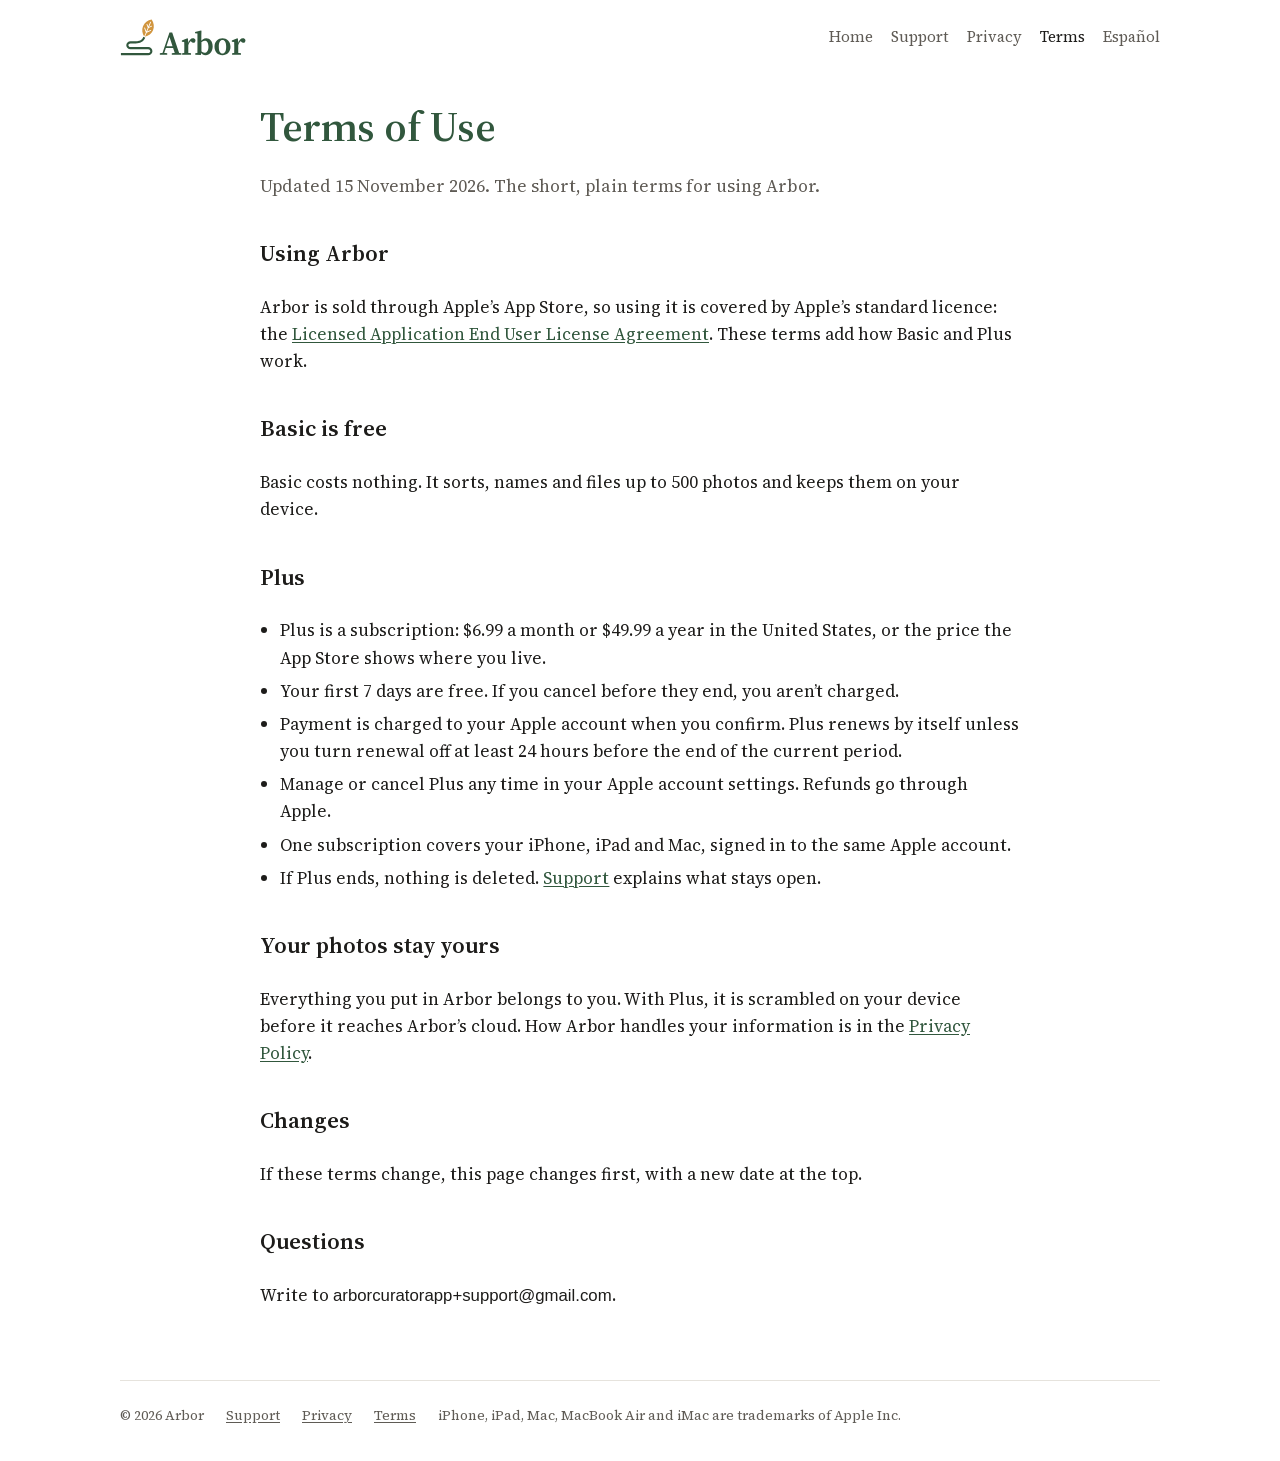
<file: terms/index.html>
<!doctype html>
<html lang="en">
<head>
<meta charset="utf-8">
<meta name="viewport" content="width=device-width, initial-scale=1, viewport-fit=cover">
<title>Arbor Terms of Use</title>
<meta name="description" content="How Basic and Plus work, and the terms for using Arbor.">
<meta name="color-scheme" content="light dark">
<link rel="icon" href="../img/icon.svg" type="image/svg+xml">
<link rel="stylesheet" href="../fonts/fonts.css">
<link rel="stylesheet" href="../page.css">
<!-- search tags -->
<link rel="canonical" href="https://arborcurator.com/terms/">
<link rel="alternate" hreflang="en" href="https://arborcurator.com/terms/">
<link rel="alternate" hreflang="es" href="https://arborcurator.com/es/terms/">
<link rel="alternate" hreflang="x-default" href="https://arborcurator.com/terms/">
<!-- /search tags -->
</head>
<body>
<header class="top"><a href="../" aria-label="Arbor home"><svg class="lockup" viewBox="36 306 782 234" role="img" aria-label="Arbor"><g id="Layer_1" data-name="Layer 1"><path class="lg" d="M281.29857,522.33137l20.69945-3.05952h3.85523l20.86755,3.05952v9.58225H281.29857Zm59.36919-126.393H357.3997l46.39577,135.97527H376.73685L338.87774,416.15817l6.18978-5.24025-40.26764,120.9957H293.939ZM317.7733,479.502h55.07911l3.93766,10.657h-62.356Zm37.19255,43.05392,24.35543-3.05952h8.9475l25.74434,3.05952v9.35769H354.96585Z"/><path class="lg" d="M431.962,489.07387V478.28833c0-11.2191-.20379-16.42041-.61268-24.58l-14.37208-1.83675v-7.58844L451.085,431.36879l3.28408,2.11453,2.14958,25.27575v30.3148c0,12.64826.20379,33.6599.61138,42.83975H431.34931C431.7582,522.73377,431.962,501.72213,431.962,489.07387Zm-13.3531,34.50234,20.94154-4.0798h12.91566l20.94284,4.0798v8.33741h-54.8Zm26.22982-61.742h13.49978l-3.90195,3.52422c5.03126-22.041,18.37268-33.9896,30.48355-33.9896,7.4132,0,14.05794,3.90455,16.13094,11.05425-.22456,10.11185-5.01958,15.79085-13.17916,15.79085-5.44016,0-9.76658-2.43515-14.03718-7.21719l-5.73222-6.26442,9.09678.50624c-9.9522,5.92822-17.2953,16.4282-20.93894,30.33817l-11.4216-.749Z"/><path class="lg" d="M499.46221,523.65149l20.534-4.08109-7.63,12.41851c.40758-9.17986.61138-30.19149.61138-42.83975V401.26168l-14.7602-1.81469v-7.88828l36.44033-9.17985,3.08029,1.85622-.81518,28.74285v35.04881l.61138,2.65193v65.79327l-3.61249,17.93135-34.45949-2.41438Zm81.235-40.31762c0-25.19267-9.46413-37.45022-23.24559-37.45022-9.06563,0-18.61283,7.30676-29.31141,18.15591l-1.83545-3.52292c11.7565-19.97319,25.16671-29.14785,41.1354-29.14785,21.92287,0,39.35836,18.11437,39.35836,50.80332,0,32.16453-19.2995,52.618-42.719,52.618-15.43778,0-27.1125-7.97785-37.02575-29.11929l1.83545-3.56316c9.4849,12.34061,18.104,18.39345,27.91729,18.39345C570.07127,520.50111,580.69716,508.52654,580.69716,483.33387Z"/><path class="lg" d="M617.96954,483.07556c0-32.5903,22.82632-51.70677,49.20671-51.70677,26.12208,0,49.20671,18.89191,49.20671,51.70677,0,32.81615-21.81253,51.71455-49.20671,51.71455C639.44847,534.79011,617.96954,515.66715,617.96954,483.07556Zm71.81755.22456c0-28.15873-8.083-42.0025-22.61084-42.0025-14.78616,0-22.61084,13.84377-22.61084,42.0025,0,28.23532,7.82468,41.56116,22.61084,41.56116C681.70409,524.86128,689.78709,511.53544,689.78709,483.30012Z"/><path class="lg" d="M739.5922,489.07387V478.28833c0-11.2191-.20509-16.42041-.61268-24.58l-14.37337-1.83675v-7.58844l34.109-12.91436,3.28408,2.11453,2.14826,25.27575v30.3148c0,12.64826.20511,33.6599.6127,42.83975H738.97952C739.38711,522.73377,739.5922,501.72213,739.5922,489.07387Zm-13.3531,34.50234,20.94154-4.0798H760.0963l20.94283,4.0798v8.33741h-54.8Zm26.22982-61.742H765.9687l-3.902,3.52422c5.03-22.041,18.37268-33.9896,30.48355-33.9896,7.41319,0,14.05794,3.90455,16.13094,11.05425-.22456,10.11185-5.01958,15.79085-13.17916,15.79085-5.44146,0-9.76658-2.43515-14.03718-7.21719l-5.73222-6.26442,9.09678.50624c-9.9522,5.92822-17.2966,16.4282-20.94024,30.33817l-11.4203-.749Z"/><path class="lg" d="M209.43948,534.79011H41.71246V521.498h167.727c7.1471,0,12.96174-5.15329,12.96174-11.4865s-5.81464-11.4852-12.96174-11.4852H100.51116c-14.30458,0-25.9423-10.98675-25.9423-24.49043s11.63772-24.49042,25.9423-24.49042l34.96509-.08827c.06555-.0013.13759.0013.20639.0026.29076-.0039,31.07351.47249,41.3327-22.028l2.75707-6.04765,12.094,5.51415-2.75707,6.04764c-13.69969,30.0487-50.85265,29.85659-53.68825,29.80337l-34.893.08826c-6.992,0-12.66708,5.02348-12.66708,11.19833s5.6751,11.19833,12.65021,11.19833H209.43948c14.47657,0,26.25384,11.11526,26.25384,24.7773C235.69332,523.67486,223.91605,534.79011,209.43948,534.79011Z"/><path class="lo" d="M230.95687,315.60359c-23.95481,4.64858-44.05653,18.99512-53.085,40.75359-8.632,20.80289-5.28689,44.02136,6.95858,63.72282l10.58021-25.49809-10.25953-27.10745a2.56318,2.56318,0,1,1,4.794-1.81577l8.33208,22.01485,9.0621-21.83947-7.67059-20.26719a2.56318,2.56318,0,1,1,4.794-1.81577l5.74318,15.17451,11.84078-28.536a2.56307,2.56307,0,1,1,4.73471,1.96462l-11.84078,28.536,14.7993-6.65059a2.56319,2.56319,0,1,1,2.10014,4.67644L212.074,367.7987l-9.062,21.8393,21.46977-9.64863a2.56318,2.56318,0,1,1,2.10013,4.67643l-26.43654,11.88073-10.58017,25.498c22.5963-5.24407,41.397-19.27345,50.0289-40.07625C248.62257,360.20982,244.58313,335.84611,230.95687,315.60359Z"/></g></svg></a><nav><a href="../">Home</a><a href="../support/">Support</a><a href="../privacy/">Privacy</a><a href="../terms/" aria-current="page">Terms</a><a href="../es/terms/" hreflang="es" lang="es">Español</a></nav></header>
<main>
<h1>Terms of Use</h1>
<p class="lead">Updated 15 November 2026. The short, plain terms for using Arbor.</p>
<h2>Using Arbor</h2>
<p>Arbor is sold through Apple’s App Store, so using it is covered by Apple’s standard licence: the <a href="https://www.apple.com/legal/internet-services/itunes/dev/stdeula/">Licensed Application End User License Agreement</a>. These terms add how Basic and Plus work.</p>
<h2>Basic is free</h2>
<p>Basic costs nothing. It sorts, names and files up to 500 photos and keeps them on your device.</p>
<h2>Plus</h2>
<ul><li>Plus is a subscription: $6.99 a month or $49.99 a year in the United States, or the price the App Store shows where you live.</li><li>Your first 7 days are free. If you cancel before they end, you aren’t charged.</li><li>Payment is charged to your Apple account when you confirm. Plus renews by itself unless you turn renewal off at least 24 hours before the end of the current period.</li><li>Manage or cancel Plus any time in your Apple account settings. Refunds go through Apple.</li><li>One subscription covers your iPhone, iPad and Mac, signed in to the same Apple account.</li><li>If Plus ends, nothing is deleted. <a href="../support/">Support</a> explains what stays open.</li></ul>
<h2>Your photos stay yours</h2>
<p>Everything you put in Arbor belongs to you. With Plus, it is scrambled on your device before it reaches Arbor’s cloud. How Arbor handles your information is in the <a href="../privacy/">Privacy Policy</a>.</p>
<h2>Changes</h2>
<p>If these terms change, this page changes first, with a new date at the top.</p>
<h2>Questions</h2>
<p>Write to <span class="email">arborcuratorapp+support@gmail.com</span>.</p>
</main>
<footer><span>© 2026 Arbor</span><a href="../support/">Support</a><a href="../privacy/">Privacy</a><a href="../terms/">Terms</a><span>iPhone, iPad, Mac, MacBook Air and iMac are trademarks of Apple Inc.</span></footer>
</body>
</html>
</file>
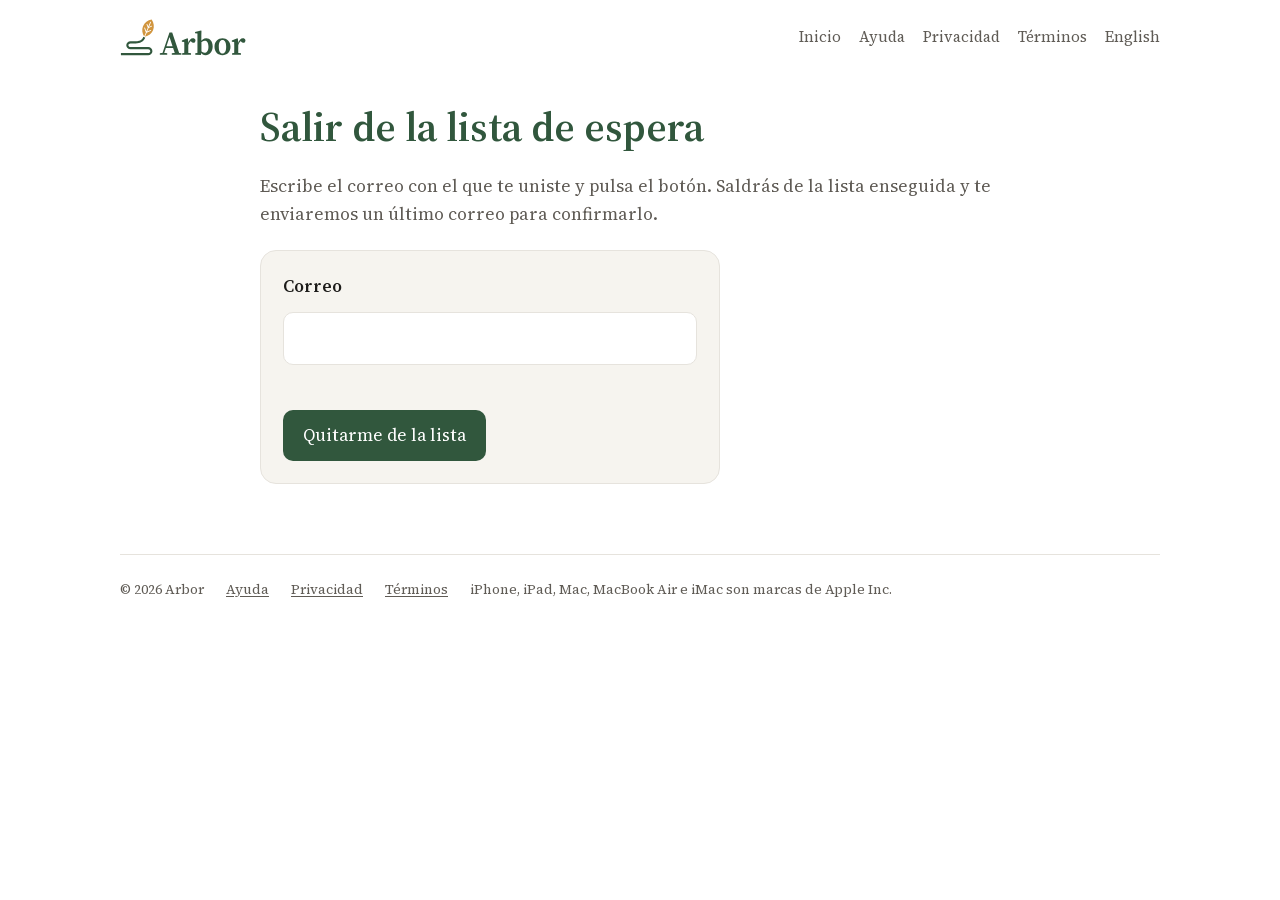
<file: es/leave/index.html>
<!doctype html>
<html lang="es">
<head>
<meta charset="utf-8">
<meta name="viewport" content="width=device-width, initial-scale=1, viewport-fit=cover">
<title>Salir de la lista de espera de Arbor</title>
<meta name="description" content="Sal de la lista de espera de Arbor.">
<meta name="color-scheme" content="light dark">
<link rel="icon" href="../../img/icon.svg" type="image/svg+xml">
<link rel="stylesheet" href="../../fonts/fonts.css">
<link rel="stylesheet" href="../../page.css">
<!-- search tags -->
<meta name="robots" content="noindex">
<!-- /search tags -->
</head>
<body>
<header class="top"><a href="../" aria-label="Inicio de Arbor"><svg class="lockup" viewBox="36 306 782 234" role="img" aria-label="Arbor"><g id="Layer_1" data-name="Layer 1"><path class="lg" d="M281.29857,522.33137l20.69945-3.05952h3.85523l20.86755,3.05952v9.58225H281.29857Zm59.36919-126.393H357.3997l46.39577,135.97527H376.73685L338.87774,416.15817l6.18978-5.24025-40.26764,120.9957H293.939ZM317.7733,479.502h55.07911l3.93766,10.657h-62.356Zm37.19255,43.05392,24.35543-3.05952h8.9475l25.74434,3.05952v9.35769H354.96585Z"/><path class="lg" d="M431.962,489.07387V478.28833c0-11.2191-.20379-16.42041-.61268-24.58l-14.37208-1.83675v-7.58844L451.085,431.36879l3.28408,2.11453,2.14958,25.27575v30.3148c0,12.64826.20379,33.6599.61138,42.83975H431.34931C431.7582,522.73377,431.962,501.72213,431.962,489.07387Zm-13.3531,34.50234,20.94154-4.0798h12.91566l20.94284,4.0798v8.33741h-54.8Zm26.22982-61.742h13.49978l-3.90195,3.52422c5.03126-22.041,18.37268-33.9896,30.48355-33.9896,7.4132,0,14.05794,3.90455,16.13094,11.05425-.22456,10.11185-5.01958,15.79085-13.17916,15.79085-5.44016,0-9.76658-2.43515-14.03718-7.21719l-5.73222-6.26442,9.09678.50624c-9.9522,5.92822-17.2953,16.4282-20.93894,30.33817l-11.4216-.749Z"/><path class="lg" d="M499.46221,523.65149l20.534-4.08109-7.63,12.41851c.40758-9.17986.61138-30.19149.61138-42.83975V401.26168l-14.7602-1.81469v-7.88828l36.44033-9.17985,3.08029,1.85622-.81518,28.74285v35.04881l.61138,2.65193v65.79327l-3.61249,17.93135-34.45949-2.41438Zm81.235-40.31762c0-25.19267-9.46413-37.45022-23.24559-37.45022-9.06563,0-18.61283,7.30676-29.31141,18.15591l-1.83545-3.52292c11.7565-19.97319,25.16671-29.14785,41.1354-29.14785,21.92287,0,39.35836,18.11437,39.35836,50.80332,0,32.16453-19.2995,52.618-42.719,52.618-15.43778,0-27.1125-7.97785-37.02575-29.11929l1.83545-3.56316c9.4849,12.34061,18.104,18.39345,27.91729,18.39345C570.07127,520.50111,580.69716,508.52654,580.69716,483.33387Z"/><path class="lg" d="M617.96954,483.07556c0-32.5903,22.82632-51.70677,49.20671-51.70677,26.12208,0,49.20671,18.89191,49.20671,51.70677,0,32.81615-21.81253,51.71455-49.20671,51.71455C639.44847,534.79011,617.96954,515.66715,617.96954,483.07556Zm71.81755.22456c0-28.15873-8.083-42.0025-22.61084-42.0025-14.78616,0-22.61084,13.84377-22.61084,42.0025,0,28.23532,7.82468,41.56116,22.61084,41.56116C681.70409,524.86128,689.78709,511.53544,689.78709,483.30012Z"/><path class="lg" d="M739.5922,489.07387V478.28833c0-11.2191-.20509-16.42041-.61268-24.58l-14.37337-1.83675v-7.58844l34.109-12.91436,3.28408,2.11453,2.14826,25.27575v30.3148c0,12.64826.20511,33.6599.6127,42.83975H738.97952C739.38711,522.73377,739.5922,501.72213,739.5922,489.07387Zm-13.3531,34.50234,20.94154-4.0798H760.0963l20.94283,4.0798v8.33741h-54.8Zm26.22982-61.742H765.9687l-3.902,3.52422c5.03-22.041,18.37268-33.9896,30.48355-33.9896,7.41319,0,14.05794,3.90455,16.13094,11.05425-.22456,10.11185-5.01958,15.79085-13.17916,15.79085-5.44146,0-9.76658-2.43515-14.03718-7.21719l-5.73222-6.26442,9.09678.50624c-9.9522,5.92822-17.2966,16.4282-20.94024,30.33817l-11.4203-.749Z"/><path class="lg" d="M209.43948,534.79011H41.71246V521.498h167.727c7.1471,0,12.96174-5.15329,12.96174-11.4865s-5.81464-11.4852-12.96174-11.4852H100.51116c-14.30458,0-25.9423-10.98675-25.9423-24.49043s11.63772-24.49042,25.9423-24.49042l34.96509-.08827c.06555-.0013.13759.0013.20639.0026.29076-.0039,31.07351.47249,41.3327-22.028l2.75707-6.04765,12.094,5.51415-2.75707,6.04764c-13.69969,30.0487-50.85265,29.85659-53.68825,29.80337l-34.893.08826c-6.992,0-12.66708,5.02348-12.66708,11.19833s5.6751,11.19833,12.65021,11.19833H209.43948c14.47657,0,26.25384,11.11526,26.25384,24.7773C235.69332,523.67486,223.91605,534.79011,209.43948,534.79011Z"/><path class="lo" d="M230.95687,315.60359c-23.95481,4.64858-44.05653,18.99512-53.085,40.75359-8.632,20.80289-5.28689,44.02136,6.95858,63.72282l10.58021-25.49809-10.25953-27.10745a2.56318,2.56318,0,1,1,4.794-1.81577l8.33208,22.01485,9.0621-21.83947-7.67059-20.26719a2.56318,2.56318,0,1,1,4.794-1.81577l5.74318,15.17451,11.84078-28.536a2.56307,2.56307,0,1,1,4.73471,1.96462l-11.84078,28.536,14.7993-6.65059a2.56319,2.56319,0,1,1,2.10014,4.67644L212.074,367.7987l-9.062,21.8393,21.46977-9.64863a2.56318,2.56318,0,1,1,2.10013,4.67643l-26.43654,11.88073-10.58017,25.498c22.5963-5.24407,41.397-19.27345,50.0289-40.07625C248.62257,360.20982,244.58313,335.84611,230.95687,315.60359Z"/></g></svg></a><nav><a href="../">Inicio</a><a href="../support/">Ayuda</a><a href="../privacy/">Privacidad</a><a href="../terms/">Términos</a><a href="../../leave/" hreflang="en" lang="en">English</a></nav></header>
<main>
<h1>Salir de la lista de espera</h1>
<p class="lead">Escribe el correo con el que te uniste y pulsa el botón. Saldrás de la lista enseguida y te enviaremos un último correo para confirmarlo.</p>
<form class="leave" id="leave" novalidate><label for="leave-email">Correo</label><input id="leave-email" type="email" autocomplete="email" required><p class="err" id="leave-err" role="alert"></p><button type="submit">Quitarme de la lista</button></form>
<script>
(function () {
  var f = document.getElementById("leave"), err = document.getElementById("leave-err");
  f.addEventListener("submit", function (e) {
    e.preventDefault();
    var email = document.getElementById("leave-email").value.trim(), btn = f.querySelector("button");
    if (!/^[^@\s]+@[^@\s]+\.[^@\s]+$/.test(email)) { err.textContent = "Revisa tu correo."; return; }
    err.textContent = ""; btn.disabled = true;
    fetch("https://api.arborcurator.com/v1/waitlist/leave-by-email", { method: "POST", headers: { "content-type": "application/json" }, body: JSON.stringify({ email: email }) })
      .then(function (r) { return r.json().then(function (j) { return { ok: r.ok, j: j }; }); })
      .then(function (res) {
        if (!res.ok) { btn.disabled = false; err.textContent = res.j.error === "too_many" ? "Demasiados intentos desde aquí. Inténtalo de nuevo en una hora." : "Algo no funcionó. Inténtalo de nuevo."; return; }
        f.outerHTML = "<div class=\"leave\"><p><b>Saliste de la lista.</b> No te escribiremos más. ¿Cambiaste de idea? Puedes volver a unirte en la <a href=\"../\">página de inicio</a>.</p></div>";
      })
      .catch(function () { btn.disabled = false; err.textContent = "No pudimos conectar con Arbor. Inténtalo de nuevo."; });
  });
})();
</script>
</main>
<footer><span>© 2026 Arbor</span><a href="../support/">Ayuda</a><a href="../privacy/">Privacidad</a><a href="../terms/">Términos</a><span>iPhone, iPad, Mac, MacBook Air e iMac son marcas de Apple Inc.</span></footer>
</body>
</html>
</file>
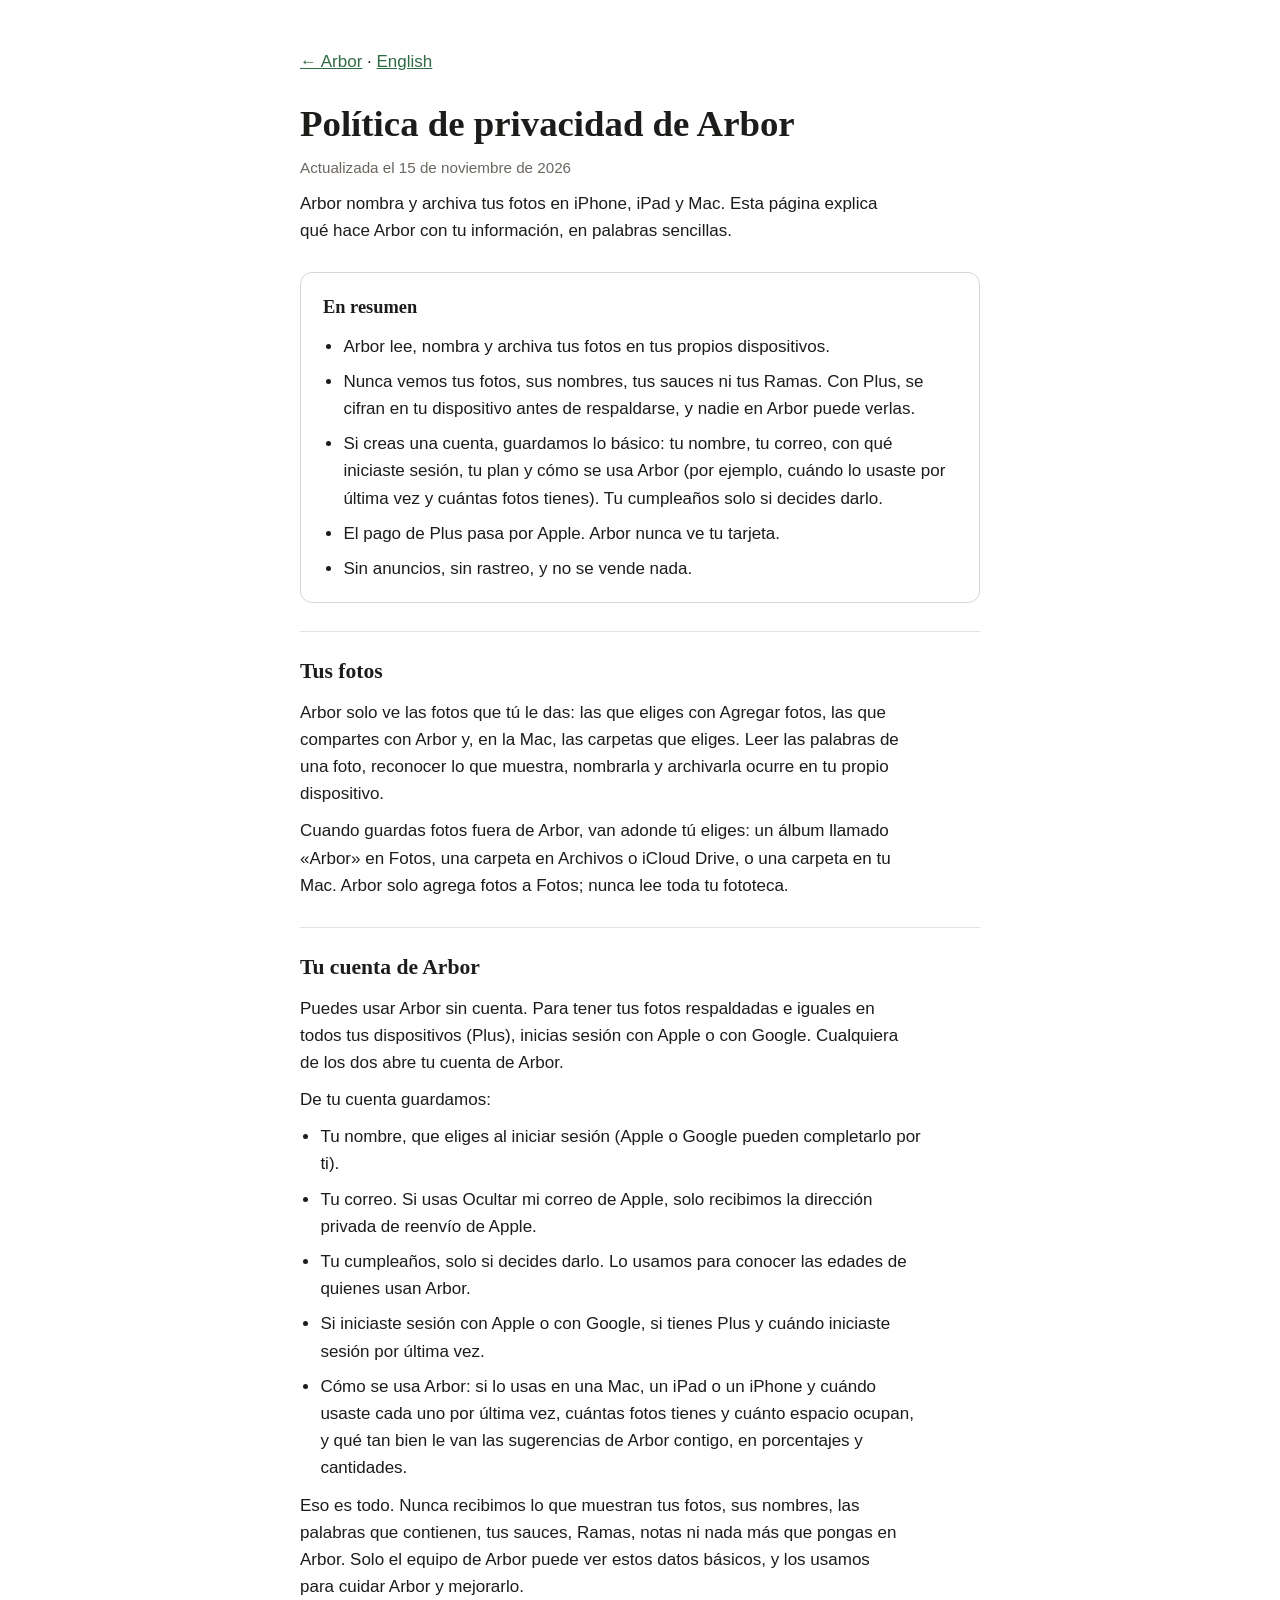
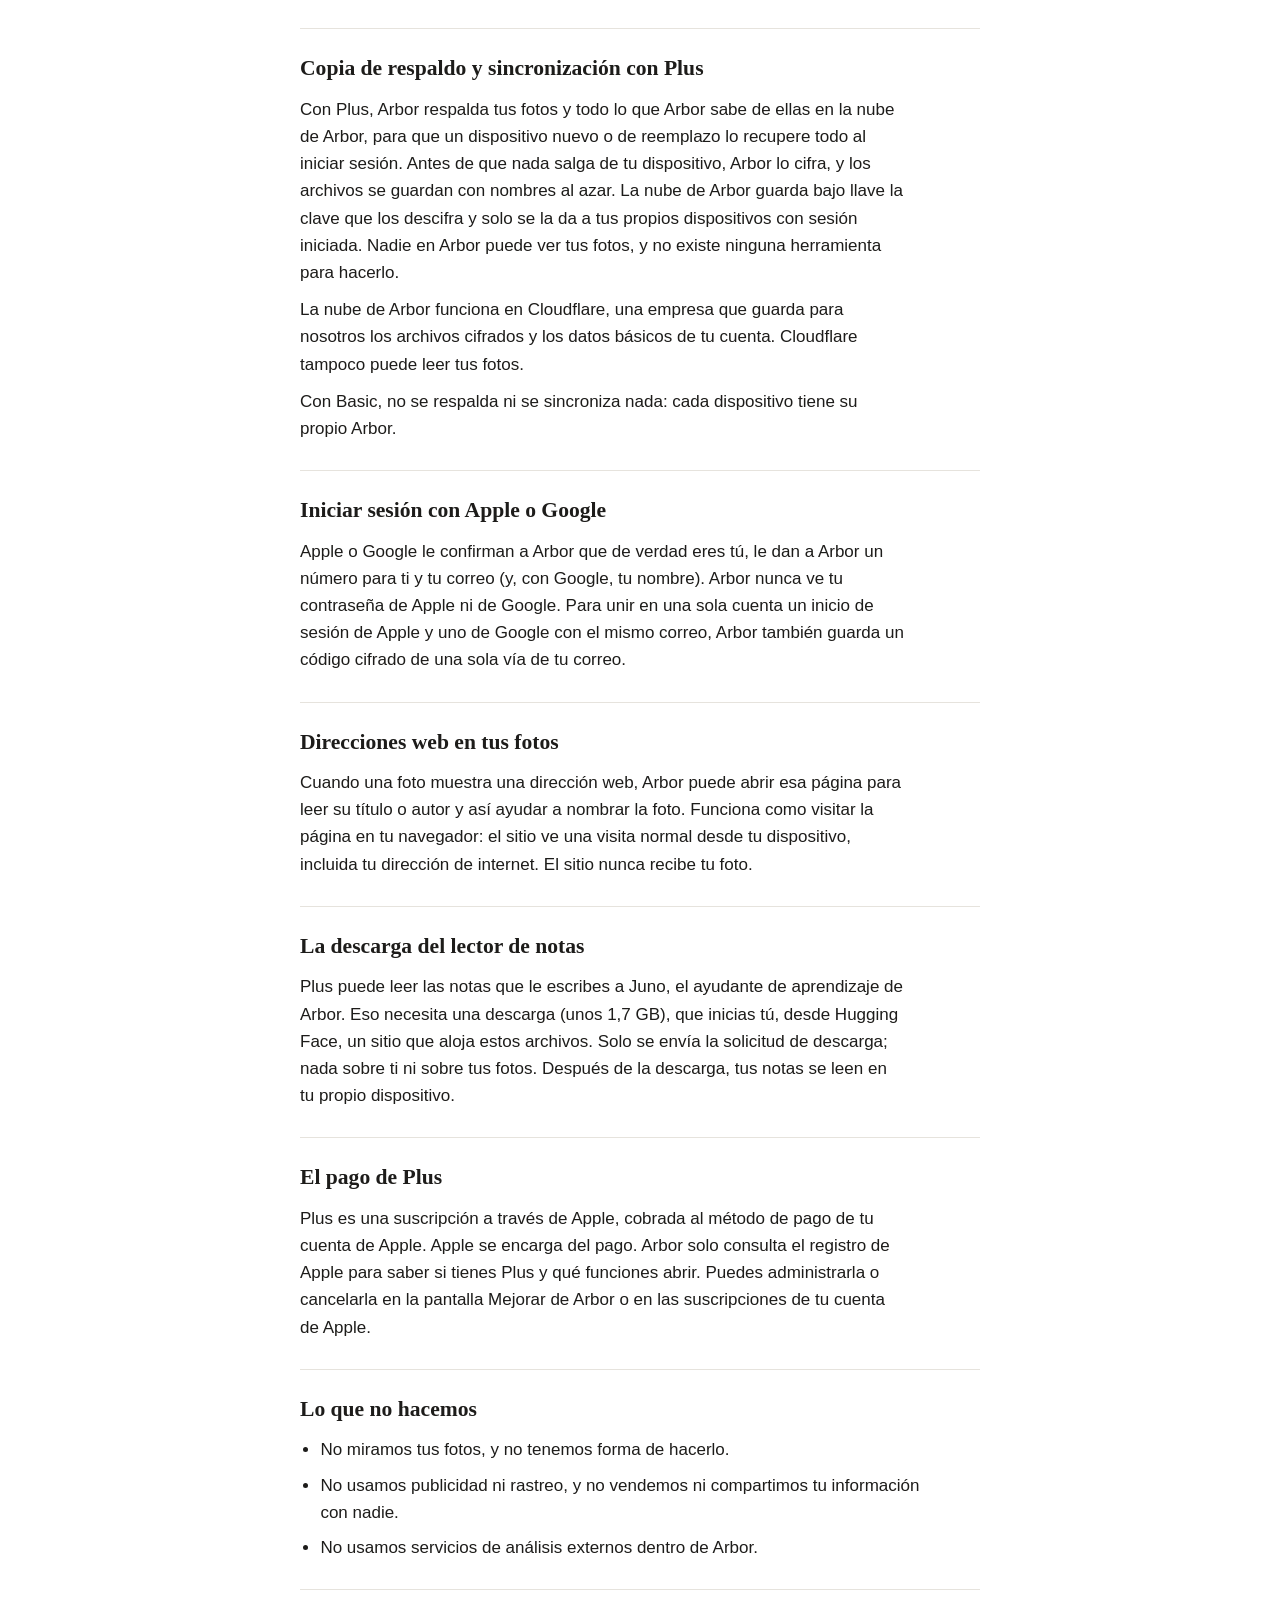
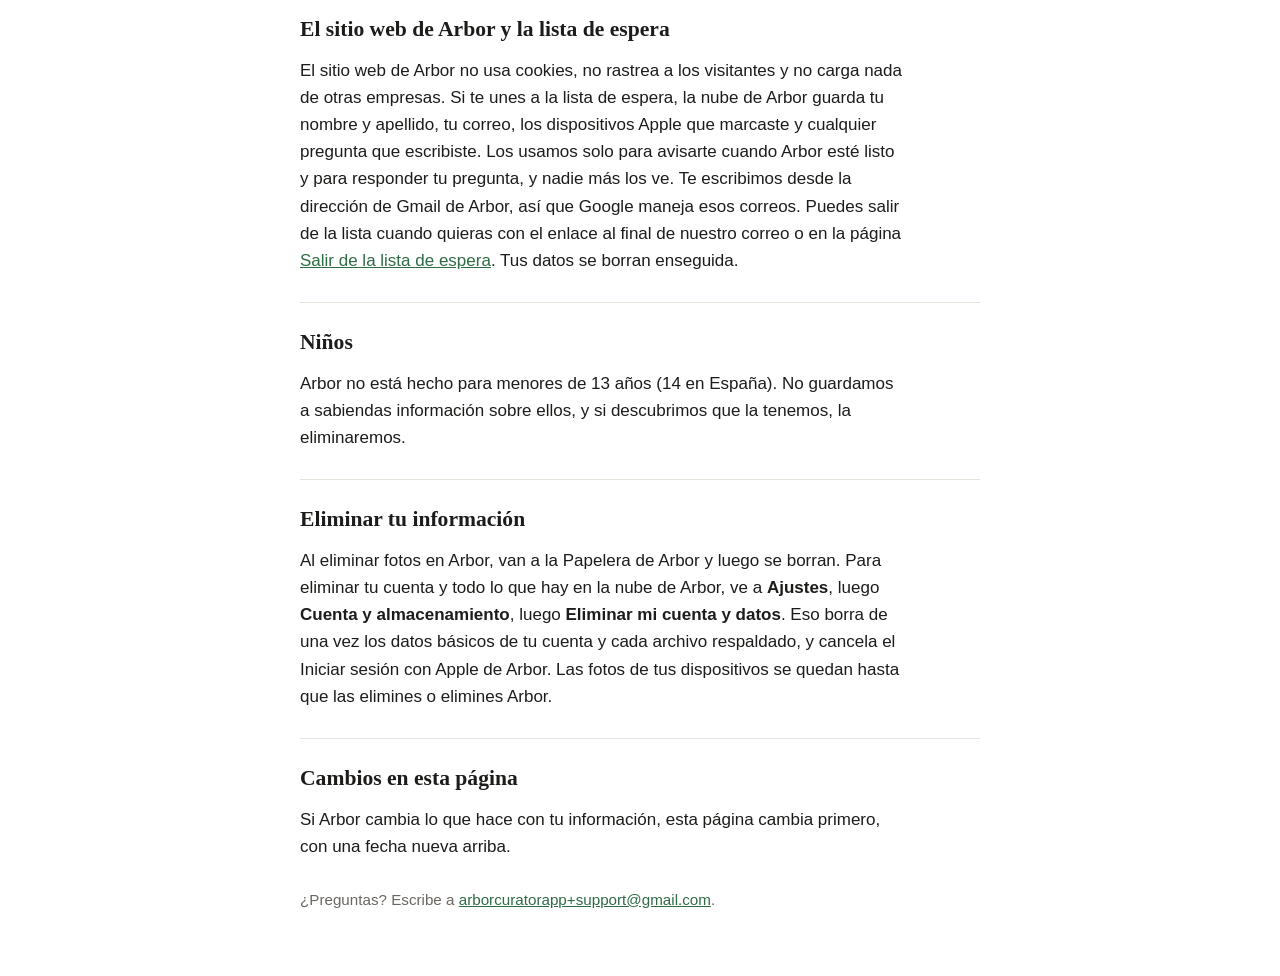
<file: es/privacy/index.html>
<!doctype html>
<html lang="es">
<head>
<meta charset="utf-8">
<meta name="viewport" content="width=device-width, initial-scale=1">
<title>Política de privacidad de Arbor</title>
<link rel="icon" href="../../img/icon.svg" type="image/svg+xml">
<meta name="description" content="Qué hace Arbor con tu información, en palabras sencillas.">
<style>
/* Look A (owner 2026-10-30): white page, Georgia headings as in Arbor, the summary in a plain outlined box, green only on links. */
:root { --bg:#ffffff; --fg:#1d1c1a; --muted:#6b6660; --line:#d9d6d0; --rule:#e6e3dd; --link:#2f6b45; }
@media (prefers-color-scheme: dark) { :root { --bg:#161614; --fg:#ecebe7; --muted:#a39e96; --line:#3a3833; --rule:#2c2a26; --link:#7cc496; color-scheme: dark } }
body { background:var(--bg); color:var(--fg); margin:0; padding:48px 24px 64px; font-family:-apple-system,"Helvetica Neue",Helvetica,Arial,sans-serif; font-size:17px; line-height:1.6; }
.wrap { max-width:680px; margin:0 auto; display:flex; flex-direction:column; gap:28px; }
h1 { font-family:Georgia,"Times New Roman",serif; font-weight:600; font-size:2.3rem; line-height:1.15; margin:0; }
h2 { font-family:Georgia,"Times New Roman",serif; font-weight:600; font-size:1.35rem; margin:0; }
p, ul { margin:0; max-width:64ch; }
ul { padding-left:1.2em; display:flex; flex-direction:column; gap:8px; }
header { display:flex; flex-direction:column; gap:10px; }
.date { color:var(--muted); font-size:.95rem; }
.summary { border:1px solid var(--line); border-radius:12px; padding:20px 22px; display:flex; flex-direction:column; gap:10px; }
.summary h2 { font-size:1.15rem; }
section { display:flex; flex-direction:column; gap:10px; border-top:1px solid var(--rule); padding-top:22px; }
a { color:var(--link); }
a:focus-visible { outline:2px solid var(--link); outline-offset:2px; border-radius:3px; }
.path { font-weight:700; }
footer { color:var(--muted); font-size:.95rem; }
@media (max-width:480px) { body { padding:32px 16px 48px; } h1 { font-size:1.9rem; } }
</style>
<!-- search tags -->
<link rel="canonical" href="https://arborcurator.com/es/privacy/">
<link rel="alternate" hreflang="en" href="https://arborcurator.com/privacy/">
<link rel="alternate" hreflang="es" href="https://arborcurator.com/es/privacy/">
<link rel="alternate" hreflang="x-default" href="https://arborcurator.com/privacy/">
<!-- /search tags -->
</head>
<body>
<div class="wrap">
  <p style="margin:0"><a href="../">← Arbor</a> · <a href="../../privacy/" hreflang="en">English</a></p>
  <header>
    <h1>Política de privacidad de Arbor</h1>
    <p class="date">Actualizada el 15 de noviembre de 2026</p>
    <p>Arbor nombra y archiva tus fotos en iPhone, iPad y Mac. Esta página explica qué hace Arbor con tu información, en palabras sencillas.</p>
  </header>

  <div class="summary">
    <h2>En resumen</h2>
    <ul>
      <li>Arbor lee, nombra y archiva tus fotos en tus propios dispositivos.</li>
      <li>Nunca vemos tus fotos, sus nombres, tus sauces ni tus Ramas. Con Plus, se cifran en tu dispositivo antes de respaldarse, y nadie en Arbor puede verlas.</li>
      <li>Si creas una cuenta, guardamos lo básico: tu nombre, tu correo, con qué iniciaste sesión, tu plan y cómo se usa Arbor (por ejemplo, cuándo lo usaste por última vez y cuántas fotos tienes). Tu cumpleaños solo si decides darlo.</li>
      <li>El pago de Plus pasa por Apple. Arbor nunca ve tu tarjeta.</li>
      <li>Sin anuncios, sin rastreo, y no se vende nada.</li>
    </ul>
  </div>

  <section>
    <h2>Tus fotos</h2>
    <p>Arbor solo ve las fotos que tú le das: las que eliges con Agregar fotos, las que compartes con Arbor y, en la Mac, las carpetas que eliges. Leer las palabras de una foto, reconocer lo que muestra, nombrarla y archivarla ocurre en tu propio dispositivo.</p>
    <p>Cuando guardas fotos fuera de Arbor, van adonde tú eliges: un álbum llamado «Arbor» en Fotos, una carpeta en Archivos o iCloud Drive, o una carpeta en tu Mac. Arbor solo agrega fotos a Fotos; nunca lee toda tu fototeca.</p>
  </section>

  <section>
    <h2>Tu cuenta de Arbor</h2>
    <p>Puedes usar Arbor sin cuenta. Para tener tus fotos respaldadas e iguales en todos tus dispositivos (Plus), inicias sesión con Apple o con Google. Cualquiera de los dos abre tu cuenta de Arbor.</p>
    <p>De tu cuenta guardamos:</p>
    <ul>
      <li>Tu nombre, que eliges al iniciar sesión (Apple o Google pueden completarlo por ti).</li>
      <li>Tu correo. Si usas Ocultar mi correo de Apple, solo recibimos la dirección privada de reenvío de Apple.</li>
      <li>Tu cumpleaños, solo si decides darlo. Lo usamos para conocer las edades de quienes usan Arbor.</li>
      <li>Si iniciaste sesión con Apple o con Google, si tienes Plus y cuándo iniciaste sesión por última vez.</li>
      <li>Cómo se usa Arbor: si lo usas en una Mac, un iPad o un iPhone y cuándo usaste cada uno por última vez, cuántas fotos tienes y cuánto espacio ocupan, y qué tan bien le van las sugerencias de Arbor contigo, en porcentajes y cantidades.</li>
    </ul>
    <p>Eso es todo. Nunca recibimos lo que muestran tus fotos, sus nombres, las palabras que contienen, tus sauces, Ramas, notas ni nada más que pongas en Arbor. Solo el equipo de Arbor puede ver estos datos básicos, y los usamos para cuidar Arbor y mejorarlo.</p>
  </section>

  <section>
    <h2>Copia de respaldo y sincronización con Plus</h2>
    <p>Con Plus, Arbor respalda tus fotos y todo lo que Arbor sabe de ellas en la nube de Arbor, para que un dispositivo nuevo o de reemplazo lo recupere todo al iniciar sesión. Antes de que nada salga de tu dispositivo, Arbor lo cifra, y los archivos se guardan con nombres al azar. La nube de Arbor guarda bajo llave la clave que los descifra y solo se la da a tus propios dispositivos con sesión iniciada. Nadie en Arbor puede ver tus fotos, y no existe ninguna herramienta para hacerlo.</p>
    <p>La nube de Arbor funciona en Cloudflare, una empresa que guarda para nosotros los archivos cifrados y los datos básicos de tu cuenta. Cloudflare tampoco puede leer tus fotos.</p>
    <p>Con Basic, no se respalda ni se sincroniza nada: cada dispositivo tiene su propio Arbor.</p>
  </section>

  <section>
    <h2>Iniciar sesión con Apple o Google</h2>
    <p>Apple o Google le confirman a Arbor que de verdad eres tú, le dan a Arbor un número para ti y tu correo (y, con Google, tu nombre). Arbor nunca ve tu contraseña de Apple ni de Google. Para unir en una sola cuenta un inicio de sesión de Apple y uno de Google con el mismo correo, Arbor también guarda un código cifrado de una sola vía de tu correo.</p>
  </section>

  <section>
    <h2>Direcciones web en tus fotos</h2>
    <p>Cuando una foto muestra una dirección web, Arbor puede abrir esa página para leer su título o autor y así ayudar a nombrar la foto. Funciona como visitar la página en tu navegador: el sitio ve una visita normal desde tu dispositivo, incluida tu dirección de internet. El sitio nunca recibe tu foto.</p>
  </section>

  <section>
    <h2>La descarga del lector de notas</h2>
    <p>Plus puede leer las notas que le escribes a Juno, el ayudante de aprendizaje de Arbor. Eso necesita una descarga (unos 1,7 GB), que inicias tú, desde Hugging Face, un sitio que aloja estos archivos. Solo se envía la solicitud de descarga; nada sobre ti ni sobre tus fotos. Después de la descarga, tus notas se leen en tu propio dispositivo.</p>
  </section>

  <section>
    <h2>El pago de Plus</h2>
    <p>Plus es una suscripción a través de Apple, cobrada al método de pago de tu cuenta de Apple. Apple se encarga del pago. Arbor solo consulta el registro de Apple para saber si tienes Plus y qué funciones abrir. Puedes administrarla o cancelarla en la pantalla Mejorar de Arbor o en las suscripciones de tu cuenta de Apple.</p>
  </section>

  <section>
    <h2>Lo que no hacemos</h2>
    <ul>
      <li>No miramos tus fotos, y no tenemos forma de hacerlo.</li>
      <li>No usamos publicidad ni rastreo, y no vendemos ni compartimos tu información con nadie.</li>
      <li>No usamos servicios de análisis externos dentro de Arbor.</li>
    </ul>
  </section>

  <section>
    <h2>El sitio web de Arbor y la lista de espera</h2>
    <p>El sitio web de Arbor no usa cookies, no rastrea a los visitantes y no carga nada de otras empresas. Si te unes a la lista de espera, la nube de Arbor guarda tu nombre y apellido, tu correo, los dispositivos Apple que marcaste y cualquier pregunta que escribiste. Los usamos solo para avisarte cuando Arbor esté listo y para responder tu pregunta, y nadie más los ve. Te escribimos desde la dirección de Gmail de Arbor, así que Google maneja esos correos. Puedes salir de la lista cuando quieras con el enlace al final de nuestro correo o en la página <a href="../leave/">Salir de la lista de espera</a>. Tus datos se borran enseguida.</p>
  </section>

  <section>
    <h2>Niños</h2>
    <p>Arbor no está hecho para menores de 13 años (14 en España). No guardamos a sabiendas información sobre ellos, y si descubrimos que la tenemos, la eliminaremos.</p>
  </section>

  <section>
    <h2>Eliminar tu información</h2>
    <p>Al eliminar fotos en Arbor, van a la Papelera de Arbor y luego se borran. Para eliminar tu cuenta y todo lo que hay en la nube de Arbor, ve a <span class="path">Ajustes</span>, luego <span class="path">Cuenta y almacenamiento</span>, luego <span class="path">Eliminar mi cuenta y datos</span>. Eso borra de una vez los datos básicos de tu cuenta y cada archivo respaldado, y cancela el Iniciar sesión con Apple de Arbor. Las fotos de tus dispositivos se quedan hasta que las elimines o elimines Arbor.</p>
  </section>

  <section>
    <h2>Cambios en esta página</h2>
    <p>Si Arbor cambia lo que hace con tu información, esta página cambia primero, con una fecha nueva arriba.</p>
  </section>

  <footer>¿Preguntas? Escribe a <a href="mailto:arborcuratorapp+support@gmail.com">arborcuratorapp+support@gmail.com</a>.</footer>
</div>
</body>
</html>
</file>
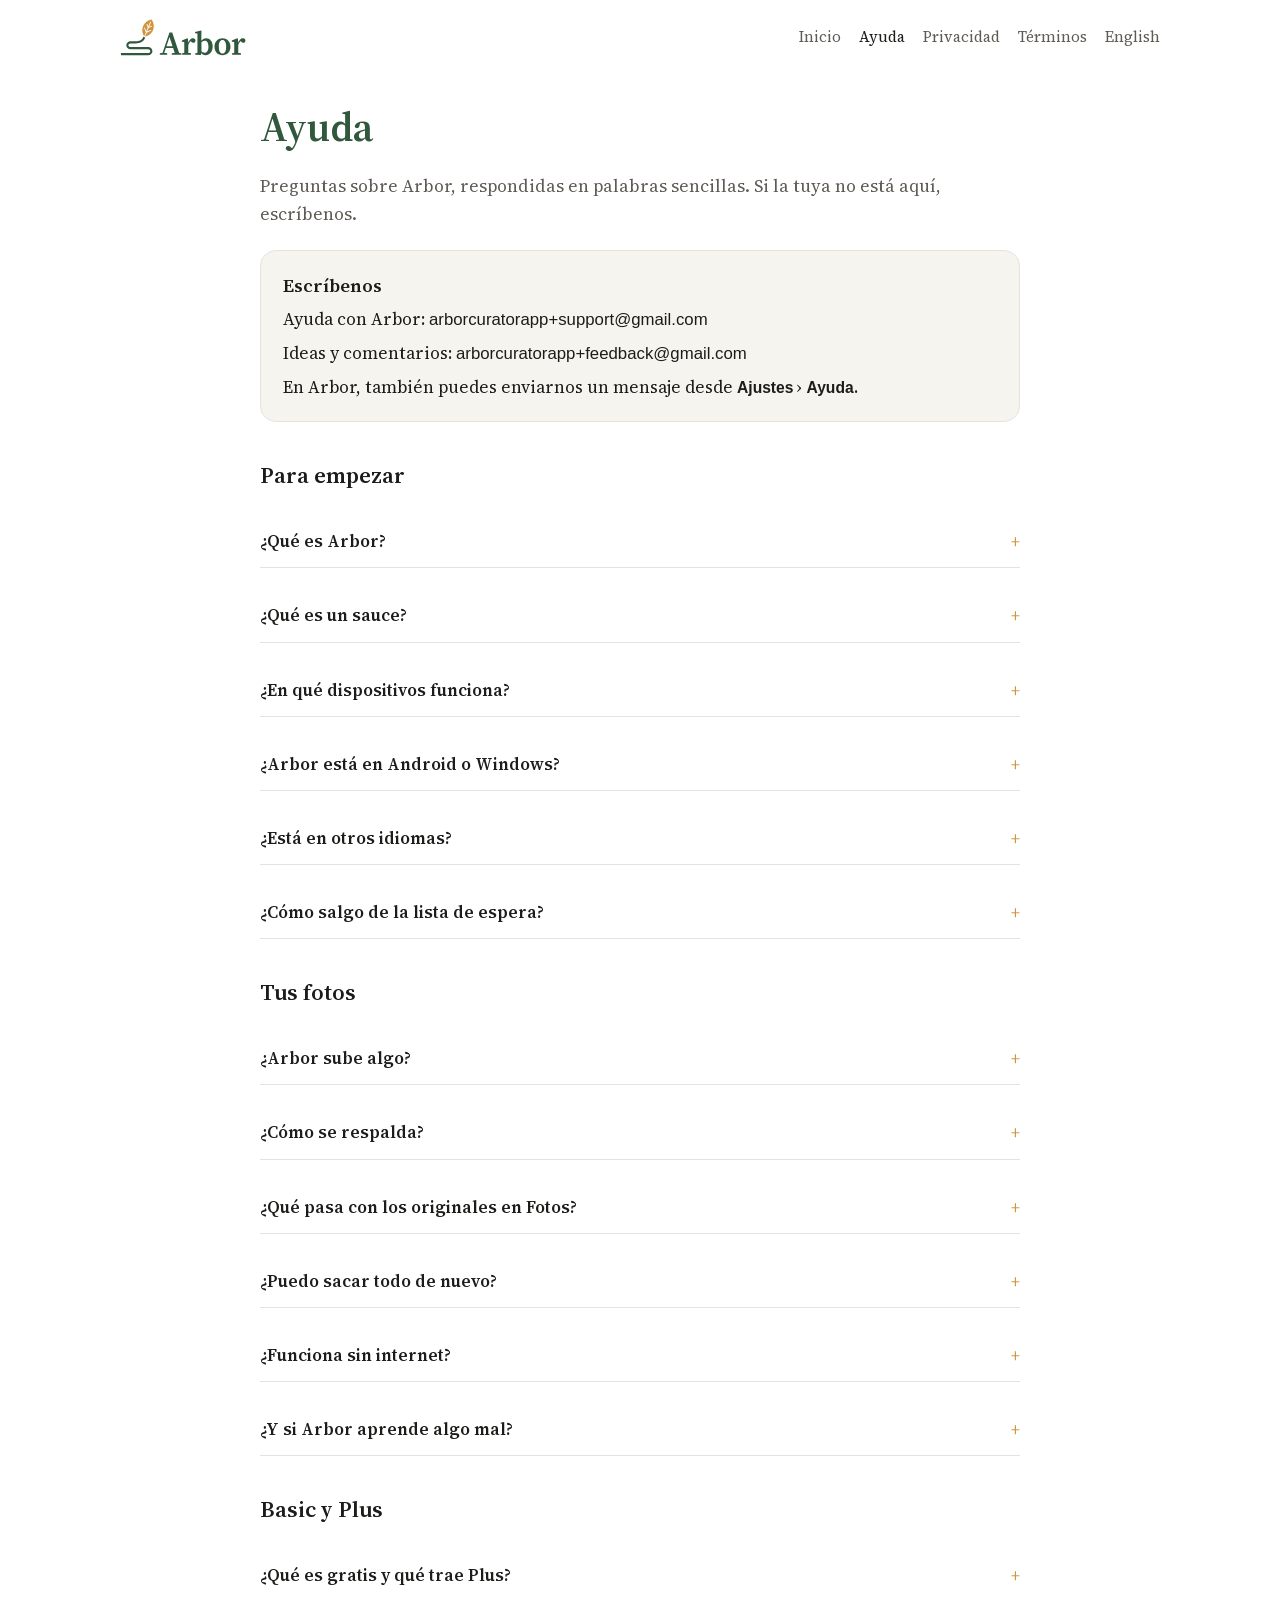
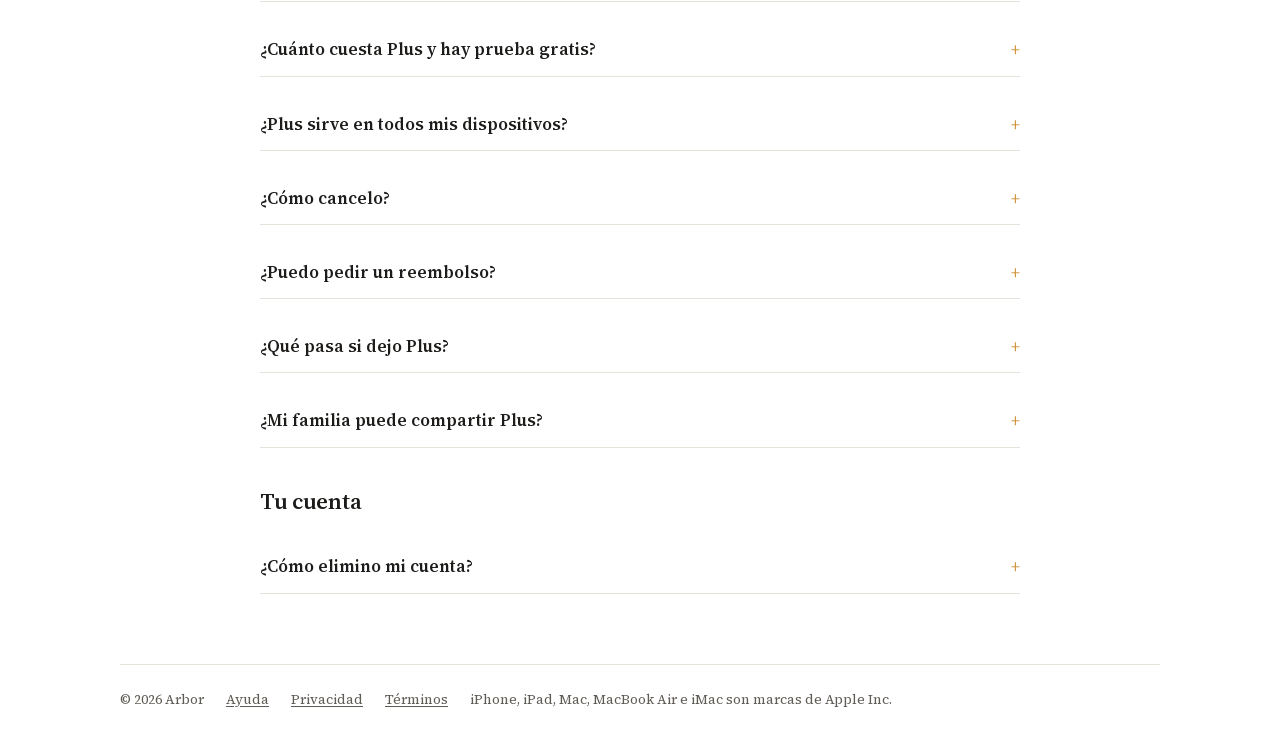
<file: es/support/index.html>
<!doctype html>
<html lang="es">
<head>
<meta charset="utf-8">
<meta name="viewport" content="width=device-width, initial-scale=1, viewport-fit=cover">
<title>Ayuda de Arbor</title>
<meta name="description" content="Preguntas sobre Arbor, respondidas en palabras sencillas, y cómo escribirnos.">
<meta name="color-scheme" content="light dark">
<link rel="icon" href="../../img/icon.svg" type="image/svg+xml">
<link rel="stylesheet" href="../../fonts/fonts.css">
<link rel="stylesheet" href="../../page.css">
<!-- search tags -->
<link rel="canonical" href="https://arborcurator.com/es/support/">
<link rel="alternate" hreflang="en" href="https://arborcurator.com/support/">
<link rel="alternate" hreflang="es" href="https://arborcurator.com/es/support/">
<link rel="alternate" hreflang="x-default" href="https://arborcurator.com/support/">
<!-- /search tags -->
</head>
<body>
<header class="top"><a href="../" aria-label="Inicio de Arbor"><svg class="lockup" viewBox="36 306 782 234" role="img" aria-label="Arbor"><g id="Layer_1" data-name="Layer 1"><path class="lg" d="M281.29857,522.33137l20.69945-3.05952h3.85523l20.86755,3.05952v9.58225H281.29857Zm59.36919-126.393H357.3997l46.39577,135.97527H376.73685L338.87774,416.15817l6.18978-5.24025-40.26764,120.9957H293.939ZM317.7733,479.502h55.07911l3.93766,10.657h-62.356Zm37.19255,43.05392,24.35543-3.05952h8.9475l25.74434,3.05952v9.35769H354.96585Z"/><path class="lg" d="M431.962,489.07387V478.28833c0-11.2191-.20379-16.42041-.61268-24.58l-14.37208-1.83675v-7.58844L451.085,431.36879l3.28408,2.11453,2.14958,25.27575v30.3148c0,12.64826.20379,33.6599.61138,42.83975H431.34931C431.7582,522.73377,431.962,501.72213,431.962,489.07387Zm-13.3531,34.50234,20.94154-4.0798h12.91566l20.94284,4.0798v8.33741h-54.8Zm26.22982-61.742h13.49978l-3.90195,3.52422c5.03126-22.041,18.37268-33.9896,30.48355-33.9896,7.4132,0,14.05794,3.90455,16.13094,11.05425-.22456,10.11185-5.01958,15.79085-13.17916,15.79085-5.44016,0-9.76658-2.43515-14.03718-7.21719l-5.73222-6.26442,9.09678.50624c-9.9522,5.92822-17.2953,16.4282-20.93894,30.33817l-11.4216-.749Z"/><path class="lg" d="M499.46221,523.65149l20.534-4.08109-7.63,12.41851c.40758-9.17986.61138-30.19149.61138-42.83975V401.26168l-14.7602-1.81469v-7.88828l36.44033-9.17985,3.08029,1.85622-.81518,28.74285v35.04881l.61138,2.65193v65.79327l-3.61249,17.93135-34.45949-2.41438Zm81.235-40.31762c0-25.19267-9.46413-37.45022-23.24559-37.45022-9.06563,0-18.61283,7.30676-29.31141,18.15591l-1.83545-3.52292c11.7565-19.97319,25.16671-29.14785,41.1354-29.14785,21.92287,0,39.35836,18.11437,39.35836,50.80332,0,32.16453-19.2995,52.618-42.719,52.618-15.43778,0-27.1125-7.97785-37.02575-29.11929l1.83545-3.56316c9.4849,12.34061,18.104,18.39345,27.91729,18.39345C570.07127,520.50111,580.69716,508.52654,580.69716,483.33387Z"/><path class="lg" d="M617.96954,483.07556c0-32.5903,22.82632-51.70677,49.20671-51.70677,26.12208,0,49.20671,18.89191,49.20671,51.70677,0,32.81615-21.81253,51.71455-49.20671,51.71455C639.44847,534.79011,617.96954,515.66715,617.96954,483.07556Zm71.81755.22456c0-28.15873-8.083-42.0025-22.61084-42.0025-14.78616,0-22.61084,13.84377-22.61084,42.0025,0,28.23532,7.82468,41.56116,22.61084,41.56116C681.70409,524.86128,689.78709,511.53544,689.78709,483.30012Z"/><path class="lg" d="M739.5922,489.07387V478.28833c0-11.2191-.20509-16.42041-.61268-24.58l-14.37337-1.83675v-7.58844l34.109-12.91436,3.28408,2.11453,2.14826,25.27575v30.3148c0,12.64826.20511,33.6599.6127,42.83975H738.97952C739.38711,522.73377,739.5922,501.72213,739.5922,489.07387Zm-13.3531,34.50234,20.94154-4.0798H760.0963l20.94283,4.0798v8.33741h-54.8Zm26.22982-61.742H765.9687l-3.902,3.52422c5.03-22.041,18.37268-33.9896,30.48355-33.9896,7.41319,0,14.05794,3.90455,16.13094,11.05425-.22456,10.11185-5.01958,15.79085-13.17916,15.79085-5.44146,0-9.76658-2.43515-14.03718-7.21719l-5.73222-6.26442,9.09678.50624c-9.9522,5.92822-17.2966,16.4282-20.94024,30.33817l-11.4203-.749Z"/><path class="lg" d="M209.43948,534.79011H41.71246V521.498h167.727c7.1471,0,12.96174-5.15329,12.96174-11.4865s-5.81464-11.4852-12.96174-11.4852H100.51116c-14.30458,0-25.9423-10.98675-25.9423-24.49043s11.63772-24.49042,25.9423-24.49042l34.96509-.08827c.06555-.0013.13759.0013.20639.0026.29076-.0039,31.07351.47249,41.3327-22.028l2.75707-6.04765,12.094,5.51415-2.75707,6.04764c-13.69969,30.0487-50.85265,29.85659-53.68825,29.80337l-34.893.08826c-6.992,0-12.66708,5.02348-12.66708,11.19833s5.6751,11.19833,12.65021,11.19833H209.43948c14.47657,0,26.25384,11.11526,26.25384,24.7773C235.69332,523.67486,223.91605,534.79011,209.43948,534.79011Z"/><path class="lo" d="M230.95687,315.60359c-23.95481,4.64858-44.05653,18.99512-53.085,40.75359-8.632,20.80289-5.28689,44.02136,6.95858,63.72282l10.58021-25.49809-10.25953-27.10745a2.56318,2.56318,0,1,1,4.794-1.81577l8.33208,22.01485,9.0621-21.83947-7.67059-20.26719a2.56318,2.56318,0,1,1,4.794-1.81577l5.74318,15.17451,11.84078-28.536a2.56307,2.56307,0,1,1,4.73471,1.96462l-11.84078,28.536,14.7993-6.65059a2.56319,2.56319,0,1,1,2.10014,4.67644L212.074,367.7987l-9.062,21.8393,21.46977-9.64863a2.56318,2.56318,0,1,1,2.10013,4.67643l-26.43654,11.88073-10.58017,25.498c22.5963-5.24407,41.397-19.27345,50.0289-40.07625C248.62257,360.20982,244.58313,335.84611,230.95687,315.60359Z"/></g></svg></a><nav><a href="../">Inicio</a><a href="../support/" aria-current="page">Ayuda</a><a href="../privacy/">Privacidad</a><a href="../terms/">Términos</a><a href="../../support/" hreflang="en" lang="en">English</a></nav></header>
<main>
<h1>Ayuda</h1>
<p class="lead">Preguntas sobre Arbor, respondidas en palabras sencillas. Si la tuya no está aquí, escríbenos.</p>
<div class="contact"><b>Escríbenos</b><span>Ayuda con Arbor: <span class="email">arborcuratorapp+support@gmail.com</span></span><span>Ideas y comentarios: <span class="email">arborcuratorapp+feedback@gmail.com</span></span><span>En Arbor, también puedes enviarnos un mensaje desde <span class="path">Ajustes</span> › <span class="path">Ayuda</span>.</span></div>
<h2>Para empezar</h2>
<details><summary>¿Qué es Arbor?</summary><p>Una app para iPhone, iPad y Mac que pone orden en tus fotos. Entre tus 10.000 fotos hay quizá 4.000 capturas: la receta que pensabas preparar, el libro que una amiga te recomendó, la contraseña del Wi-Fi de aquel alquiler, unos zapatos en los que sigues pensando. Arbor lee cada una, le pone un nombre que de verdad reconocerás y la archiva en los lugares que tú creas, como Recetas, Viajes o Libros. Así, la próxima vez que la necesites, estará justo donde la buscarías, y no perdida entre un atardecer borroso y diecisiete fotos de tu gato.</p></details>
<details><summary>¿Qué es un sauce?</summary><p>Tu bosque lo guarda todo. Los sauces son los grupos grandes, como Recetas o Viajes. Dentro crecen las Ramas, como Postres o Lisboa.</p></details>
<details><summary>¿En qué dispositivos funciona?</summary><p>Solo en dispositivos Apple: iPhone y iPad con iOS 26 o posterior, y Mac con macOS 26.5 o posterior.</p></details>
<details><summary>¿Arbor está en Android o Windows?</summary><p>Todavía no. Arbor está hecho para dispositivos Apple.</p></details>
<details><summary>¿Está en otros idiomas?</summary><p>Arbor está en inglés y en español.</p></details>
<details><summary>¿Cómo salgo de la lista de espera?</summary><p>Usa la página <a href="../leave/">Salir de la lista de espera</a>, o el enlace al final del correo que te enviamos. Es un solo clic.</p></details>
<h2>Tus fotos</h2>
<details><summary>¿Arbor sube algo?</summary><p>Con Basic no: todo se queda en tu dispositivo. Con Plus, todo se cifra en tu dispositivo antes de ir a la nube de Arbor, así que nadie en Arbor puede verlo.</p></details>
<details><summary>¿Cómo se respalda?</summary><p>Con Plus, tu bosque se respalda en la nube de Arbor. En un dispositivo nuevo, inicia sesión con la misma cuenta de Apple o Google y todo vuelve. Basic no hace copia de respaldo, así que mantén activada la copia de tu dispositivo.</p></details>
<details><summary>¿Qué pasa con los originales en Fotos?</summary><p>En iPhone y iPad, los originales se quedan en Fotos si así lo quieres. En la Mac, pasan a Arbor para que no estén en dos lugares, y tu Mac pregunta primero.</p></details>
<details><summary>¿Puedo sacar todo de nuevo?</summary><p>Siempre. En la Mac, cada sauce y cada Rama es una carpeta normal. En iPhone y iPad, Guardar pone una copia en Archivos.</p></details>
<details><summary>¿Funciona sin internet?</summary><p>Leer, nombrar y archivar ocurre en tu dispositivo. Revisar una página web desde un enlace, sincronizar y respaldar necesitan conexión.</p></details>
<details><summary>¿Y si Arbor aprende algo mal?</summary><p>Aprende de tus correcciones, y puedes ver todo lo que aprendió en Aprendizaje. Abre cualquier cosa para cambiarla o para que Arbor la olvide.</p></details>
<h2>Basic y Plus</h2>
<details><summary>¿Qué es gratis y qué trae Plus?</summary><p>Basic es gratis: ordenar, nombrar y archivar, aprender de tus correcciones y hasta 500 fotos en un dispositivo. Plus agrega fotos sin límite, el mismo bosque en todos tus dispositivos, copia de respaldo, tareas y eventos de calendario a partir de tus fotos, encontrar el mismo contenido guardado dos veces, Guías de enseñanza y más.</p></details>
<details><summary>¿Cuánto cuesta Plus y hay prueba gratis?</summary><p>Plus es gratis tus primeros 7 días; luego $6.99 al mes o $49.99 al año. Cancela antes de que terminen los 7 días y no pagas nada.</p></details>
<details><summary>¿Plus sirve en todos mis dispositivos?</summary><p>Sí. Una suscripción cubre tu iPhone, iPad y Mac. Si Plus no aparece en otro dispositivo, elige Restaurar compra en la pantalla Mejorar de Arbor.</p></details>
<details><summary>¿Cómo cancelo?</summary><p>En iPhone o iPad, abre la app Ajustes, toca tu nombre y luego Suscripciones. En la Mac, abre el App Store, haz clic en tu nombre y luego Configuración de la cuenta › Suscripciones. Cancela al menos 24 horas antes de la próxima renovación.</p></details>
<details><summary>¿Puedo pedir un reembolso?</summary><p>Apple se encarga de todas las compras, así que los reembolsos se piden a Apple en reportaproblem.apple.com.</p></details>
<details><summary>¿Qué pasa si dejo Plus?</summary><p>No se borra nada. Si tienes más de 500, las primeras 500 que agregaste siguen funcionando y el resto se ve pero queda bloqueado hasta que vuelvas a Plus o bajes de 500. Las bloqueadas todavía se pueden abrir, guardar, compartir o eliminar.</p></details>
<details><summary>¿Mi familia puede compartir Plus?</summary><p>Todavía no. Plus es para una persona, en todos sus dispositivos.</p></details>
<h2>Tu cuenta</h2>
<details><summary>¿Cómo elimino mi cuenta?</summary><p>En Arbor, abre <span class="path">Ajustes</span> › <span class="path">Cuenta y almacenamiento</span> › <span class="path">Eliminar mi cuenta y datos</span>. Eso borra tu cuenta y cada archivo respaldado en la nube de Arbor. Las fotos de tus dispositivos se quedan hasta que las elimines.</p></details>
</main>
<footer><span>© 2026 Arbor</span><a href="../support/">Ayuda</a><a href="../privacy/">Privacidad</a><a href="../terms/">Términos</a><span>iPhone, iPad, Mac, MacBook Air e iMac son marcas de Apple Inc.</span></footer>
</body>
</html>
</file>
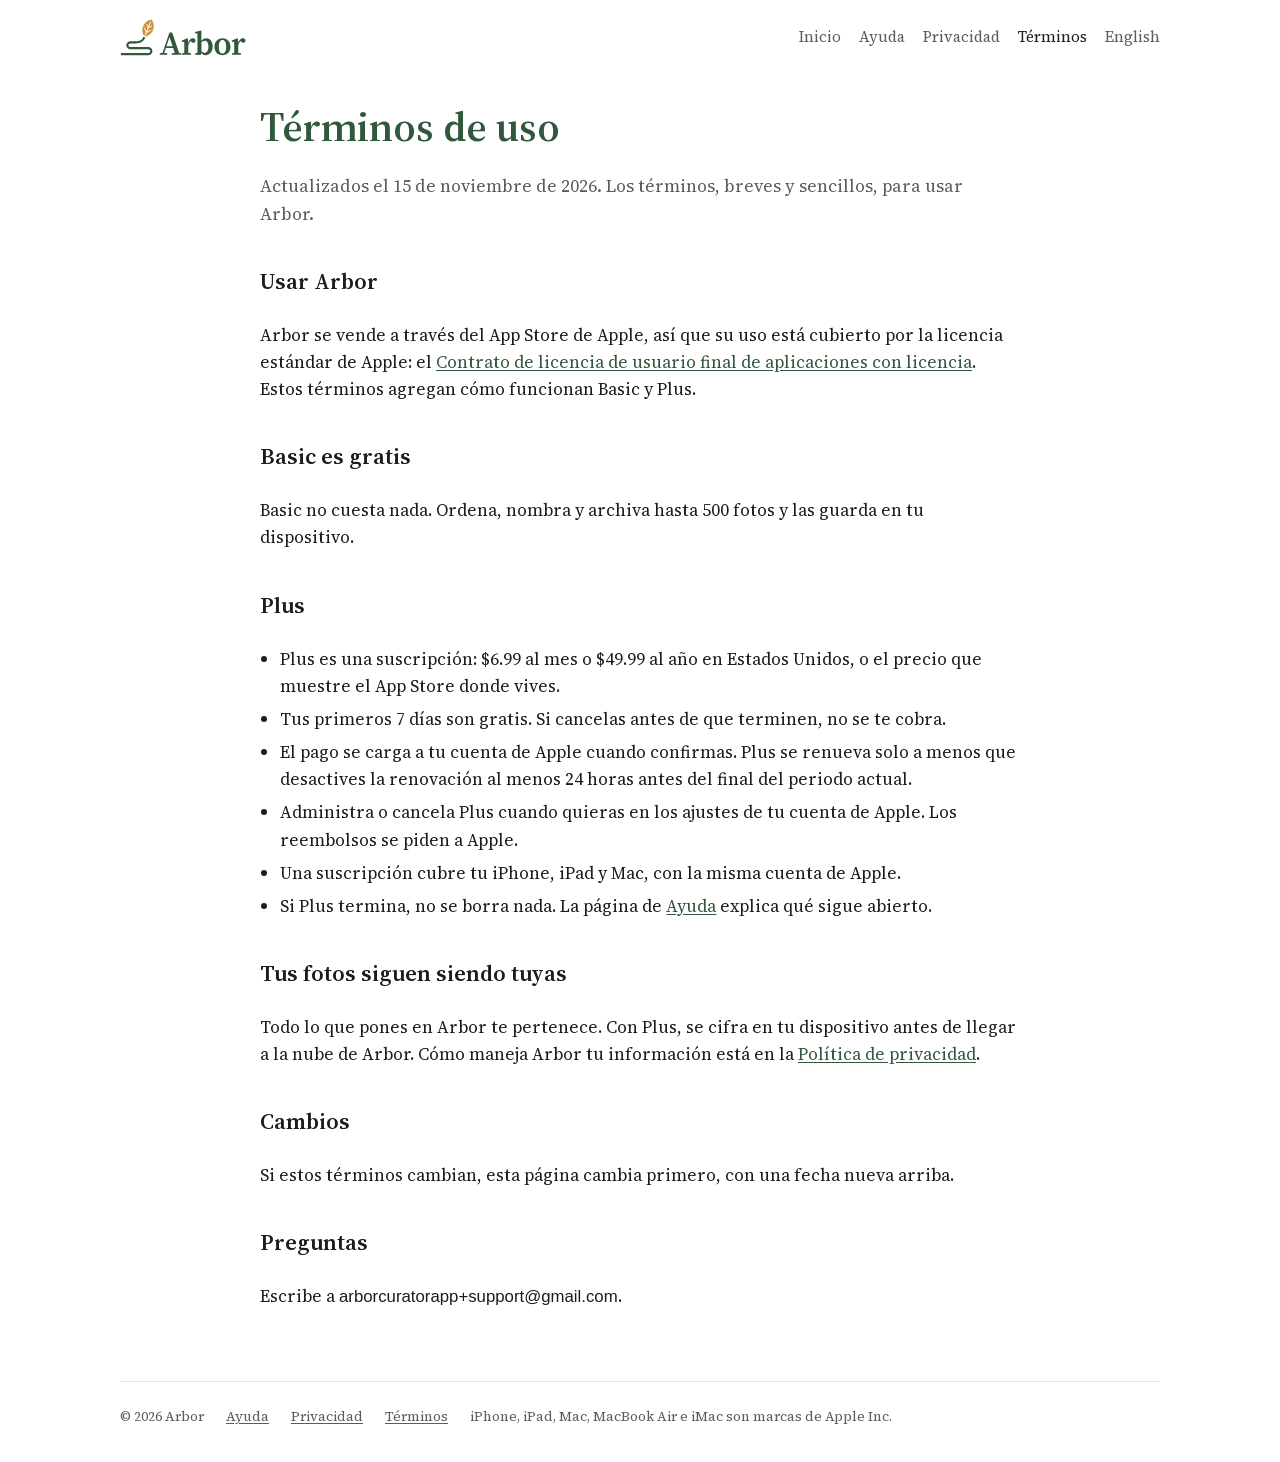
<file: es/terms/index.html>
<!doctype html>
<html lang="es">
<head>
<meta charset="utf-8">
<meta name="viewport" content="width=device-width, initial-scale=1, viewport-fit=cover">
<title>Términos de uso de Arbor</title>
<meta name="description" content="Cómo funcionan Basic y Plus, y los términos para usar Arbor.">
<meta name="color-scheme" content="light dark">
<link rel="icon" href="../../img/icon.svg" type="image/svg+xml">
<link rel="stylesheet" href="../../fonts/fonts.css">
<link rel="stylesheet" href="../../page.css">
<!-- search tags -->
<link rel="canonical" href="https://arborcurator.com/es/terms/">
<link rel="alternate" hreflang="en" href="https://arborcurator.com/terms/">
<link rel="alternate" hreflang="es" href="https://arborcurator.com/es/terms/">
<link rel="alternate" hreflang="x-default" href="https://arborcurator.com/terms/">
<!-- /search tags -->
</head>
<body>
<header class="top"><a href="../" aria-label="Inicio de Arbor"><svg class="lockup" viewBox="36 306 782 234" role="img" aria-label="Arbor"><g id="Layer_1" data-name="Layer 1"><path class="lg" d="M281.29857,522.33137l20.69945-3.05952h3.85523l20.86755,3.05952v9.58225H281.29857Zm59.36919-126.393H357.3997l46.39577,135.97527H376.73685L338.87774,416.15817l6.18978-5.24025-40.26764,120.9957H293.939ZM317.7733,479.502h55.07911l3.93766,10.657h-62.356Zm37.19255,43.05392,24.35543-3.05952h8.9475l25.74434,3.05952v9.35769H354.96585Z"/><path class="lg" d="M431.962,489.07387V478.28833c0-11.2191-.20379-16.42041-.61268-24.58l-14.37208-1.83675v-7.58844L451.085,431.36879l3.28408,2.11453,2.14958,25.27575v30.3148c0,12.64826.20379,33.6599.61138,42.83975H431.34931C431.7582,522.73377,431.962,501.72213,431.962,489.07387Zm-13.3531,34.50234,20.94154-4.0798h12.91566l20.94284,4.0798v8.33741h-54.8Zm26.22982-61.742h13.49978l-3.90195,3.52422c5.03126-22.041,18.37268-33.9896,30.48355-33.9896,7.4132,0,14.05794,3.90455,16.13094,11.05425-.22456,10.11185-5.01958,15.79085-13.17916,15.79085-5.44016,0-9.76658-2.43515-14.03718-7.21719l-5.73222-6.26442,9.09678.50624c-9.9522,5.92822-17.2953,16.4282-20.93894,30.33817l-11.4216-.749Z"/><path class="lg" d="M499.46221,523.65149l20.534-4.08109-7.63,12.41851c.40758-9.17986.61138-30.19149.61138-42.83975V401.26168l-14.7602-1.81469v-7.88828l36.44033-9.17985,3.08029,1.85622-.81518,28.74285v35.04881l.61138,2.65193v65.79327l-3.61249,17.93135-34.45949-2.41438Zm81.235-40.31762c0-25.19267-9.46413-37.45022-23.24559-37.45022-9.06563,0-18.61283,7.30676-29.31141,18.15591l-1.83545-3.52292c11.7565-19.97319,25.16671-29.14785,41.1354-29.14785,21.92287,0,39.35836,18.11437,39.35836,50.80332,0,32.16453-19.2995,52.618-42.719,52.618-15.43778,0-27.1125-7.97785-37.02575-29.11929l1.83545-3.56316c9.4849,12.34061,18.104,18.39345,27.91729,18.39345C570.07127,520.50111,580.69716,508.52654,580.69716,483.33387Z"/><path class="lg" d="M617.96954,483.07556c0-32.5903,22.82632-51.70677,49.20671-51.70677,26.12208,0,49.20671,18.89191,49.20671,51.70677,0,32.81615-21.81253,51.71455-49.20671,51.71455C639.44847,534.79011,617.96954,515.66715,617.96954,483.07556Zm71.81755.22456c0-28.15873-8.083-42.0025-22.61084-42.0025-14.78616,0-22.61084,13.84377-22.61084,42.0025,0,28.23532,7.82468,41.56116,22.61084,41.56116C681.70409,524.86128,689.78709,511.53544,689.78709,483.30012Z"/><path class="lg" d="M739.5922,489.07387V478.28833c0-11.2191-.20509-16.42041-.61268-24.58l-14.37337-1.83675v-7.58844l34.109-12.91436,3.28408,2.11453,2.14826,25.27575v30.3148c0,12.64826.20511,33.6599.6127,42.83975H738.97952C739.38711,522.73377,739.5922,501.72213,739.5922,489.07387Zm-13.3531,34.50234,20.94154-4.0798H760.0963l20.94283,4.0798v8.33741h-54.8Zm26.22982-61.742H765.9687l-3.902,3.52422c5.03-22.041,18.37268-33.9896,30.48355-33.9896,7.41319,0,14.05794,3.90455,16.13094,11.05425-.22456,10.11185-5.01958,15.79085-13.17916,15.79085-5.44146,0-9.76658-2.43515-14.03718-7.21719l-5.73222-6.26442,9.09678.50624c-9.9522,5.92822-17.2966,16.4282-20.94024,30.33817l-11.4203-.749Z"/><path class="lg" d="M209.43948,534.79011H41.71246V521.498h167.727c7.1471,0,12.96174-5.15329,12.96174-11.4865s-5.81464-11.4852-12.96174-11.4852H100.51116c-14.30458,0-25.9423-10.98675-25.9423-24.49043s11.63772-24.49042,25.9423-24.49042l34.96509-.08827c.06555-.0013.13759.0013.20639.0026.29076-.0039,31.07351.47249,41.3327-22.028l2.75707-6.04765,12.094,5.51415-2.75707,6.04764c-13.69969,30.0487-50.85265,29.85659-53.68825,29.80337l-34.893.08826c-6.992,0-12.66708,5.02348-12.66708,11.19833s5.6751,11.19833,12.65021,11.19833H209.43948c14.47657,0,26.25384,11.11526,26.25384,24.7773C235.69332,523.67486,223.91605,534.79011,209.43948,534.79011Z"/><path class="lo" d="M230.95687,315.60359c-23.95481,4.64858-44.05653,18.99512-53.085,40.75359-8.632,20.80289-5.28689,44.02136,6.95858,63.72282l10.58021-25.49809-10.25953-27.10745a2.56318,2.56318,0,1,1,4.794-1.81577l8.33208,22.01485,9.0621-21.83947-7.67059-20.26719a2.56318,2.56318,0,1,1,4.794-1.81577l5.74318,15.17451,11.84078-28.536a2.56307,2.56307,0,1,1,4.73471,1.96462l-11.84078,28.536,14.7993-6.65059a2.56319,2.56319,0,1,1,2.10014,4.67644L212.074,367.7987l-9.062,21.8393,21.46977-9.64863a2.56318,2.56318,0,1,1,2.10013,4.67643l-26.43654,11.88073-10.58017,25.498c22.5963-5.24407,41.397-19.27345,50.0289-40.07625C248.62257,360.20982,244.58313,335.84611,230.95687,315.60359Z"/></g></svg></a><nav><a href="../">Inicio</a><a href="../support/">Ayuda</a><a href="../privacy/">Privacidad</a><a href="../terms/" aria-current="page">Términos</a><a href="../../terms/" hreflang="en" lang="en">English</a></nav></header>
<main>
<h1>Términos de uso</h1>
<p class="lead">Actualizados el 15 de noviembre de 2026. Los términos, breves y sencillos, para usar Arbor.</p>
<h2>Usar Arbor</h2>
<p>Arbor se vende a través del App Store de Apple, así que su uso está cubierto por la licencia estándar de Apple: el <a href="https://www.apple.com/legal/internet-services/itunes/dev/stdeula/">Contrato de licencia de usuario final de aplicaciones con licencia</a>. Estos términos agregan cómo funcionan Basic y Plus.</p>
<h2>Basic es gratis</h2>
<p>Basic no cuesta nada. Ordena, nombra y archiva hasta 500 fotos y las guarda en tu dispositivo.</p>
<h2>Plus</h2>
<ul><li>Plus es una suscripción: $6.99 al mes o $49.99 al año en Estados Unidos, o el precio que muestre el App Store donde vives.</li><li>Tus primeros 7 días son gratis. Si cancelas antes de que terminen, no se te cobra.</li><li>El pago se carga a tu cuenta de Apple cuando confirmas. Plus se renueva solo a menos que desactives la renovación al menos 24 horas antes del final del periodo actual.</li><li>Administra o cancela Plus cuando quieras en los ajustes de tu cuenta de Apple. Los reembolsos se piden a Apple.</li><li>Una suscripción cubre tu iPhone, iPad y Mac, con la misma cuenta de Apple.</li><li>Si Plus termina, no se borra nada. La página de <a href="../support/">Ayuda</a> explica qué sigue abierto.</li></ul>
<h2>Tus fotos siguen siendo tuyas</h2>
<p>Todo lo que pones en Arbor te pertenece. Con Plus, se cifra en tu dispositivo antes de llegar a la nube de Arbor. Cómo maneja Arbor tu información está en la <a href="../privacy/">Política de privacidad</a>.</p>
<h2>Cambios</h2>
<p>Si estos términos cambian, esta página cambia primero, con una fecha nueva arriba.</p>
<h2>Preguntas</h2>
<p>Escribe a <span class="email">arborcuratorapp+support@gmail.com</span>.</p>
</main>
<footer><span>© 2026 Arbor</span><a href="../support/">Ayuda</a><a href="../privacy/">Privacidad</a><a href="../terms/">Términos</a><span>iPhone, iPad, Mac, MacBook Air e iMac son marcas de Apple Inc.</span></footer>
</body>
</html>
</file>
<file: fonts/fonts.css>
@font-face { font-family:'Source Serif 4'; font-style:italic; font-weight:400; font-display:swap; src:url(source-serif-4-italic-400-latin-ext.woff2) format('woff2'); unicode-range:U+0100-02BA, U+02BD-02C5, U+02C7-02CC, U+02CE-02D7, U+02DD-02FF, U+0304, U+0308, U+0329, U+1D00-1DBF, U+1E00-1E9F, U+1EF2-1EFF, U+2020, U+20A0-20AB, U+20AD-20C4, U+2113, U+2C60-2C7F, U+A720-A7FF; }
@font-face { font-family:'Source Serif 4'; font-style:italic; font-weight:400; font-display:swap; src:url(source-serif-4-italic-400-latin.woff2) format('woff2'); unicode-range:U+0000-00FF, U+0131, U+0152-0153, U+02BB-02BC, U+02C6, U+02DA, U+02DC, U+0304, U+0308, U+0329, U+2000-206F, U+20AC, U+2122, U+2191, U+2193, U+2212, U+2215, U+FEFF, U+FFFD; }
@font-face { font-family:'Source Serif 4'; font-style:normal; font-weight:400; font-display:swap; src:url(source-serif-4-normal-400-latin-ext.woff2) format('woff2'); unicode-range:U+0100-02BA, U+02BD-02C5, U+02C7-02CC, U+02CE-02D7, U+02DD-02FF, U+0304, U+0308, U+0329, U+1D00-1DBF, U+1E00-1E9F, U+1EF2-1EFF, U+2020, U+20A0-20AB, U+20AD-20C4, U+2113, U+2C60-2C7F, U+A720-A7FF; }
@font-face { font-family:'Source Serif 4'; font-style:normal; font-weight:400; font-display:swap; src:url(source-serif-4-normal-400-latin.woff2) format('woff2'); unicode-range:U+0000-00FF, U+0131, U+0152-0153, U+02BB-02BC, U+02C6, U+02DA, U+02DC, U+0304, U+0308, U+0329, U+2000-206F, U+20AC, U+2122, U+2191, U+2193, U+2212, U+2215, U+FEFF, U+FFFD; }
@font-face { font-family:'Source Serif 4'; font-style:normal; font-weight:600; font-display:swap; src:url(source-serif-4-normal-600-latin-ext.woff2) format('woff2'); unicode-range:U+0100-02BA, U+02BD-02C5, U+02C7-02CC, U+02CE-02D7, U+02DD-02FF, U+0304, U+0308, U+0329, U+1D00-1DBF, U+1E00-1E9F, U+1EF2-1EFF, U+2020, U+20A0-20AB, U+20AD-20C4, U+2113, U+2C60-2C7F, U+A720-A7FF; }
@font-face { font-family:'Source Serif 4'; font-style:normal; font-weight:600; font-display:swap; src:url(source-serif-4-normal-600-latin.woff2) format('woff2'); unicode-range:U+0000-00FF, U+0131, U+0152-0153, U+02BB-02BC, U+02C6, U+02DA, U+02DC, U+0304, U+0308, U+0329, U+2000-206F, U+20AC, U+2122, U+2191, U+2193, U+2212, U+2215, U+FEFF, U+FFFD; }
</file>
<file: page.css>
/* Arbor's simple pages (Support, Terms): same Leaf colors and Serif as the home page, fonts from this site. */
:root { --bg:#ffffff; --fg:#1d1c1a; --muted:#5f5b55; --line:#e6e3dd; --green:#31573D; --gold:#D1953E; --soft:#f6f4ef;
  --serif:"Source Serif 4", Georgia, serif; --sans:-apple-system, BlinkMacSystemFont, "Helvetica Neue", Helvetica, Arial, sans-serif; }
@media (prefers-color-scheme: dark) { :root { --bg:#151614; --fg:#ecebe7; --muted:#a7a29a; --line:#33342f; --green:#a9d3b5; --gold:#e0ad5e; --soft:#1e201c; color-scheme:dark } }
* { box-sizing:border-box; }
body { margin:0; background:var(--bg); color:var(--fg); font-family:var(--serif); font-size:17px; line-height:1.6;
  padding-left:max(20px, env(safe-area-inset-left, 0px)); padding-right:max(20px, env(safe-area-inset-right, 0px)); }
a { color:var(--green); text-underline-offset:2px; }
a:focus-visible, button:focus-visible, summary:focus-visible { outline:2px solid var(--gold); outline-offset:2px; }
.top { max-width:1040px; margin:0 auto; display:flex; align-items:center; justify-content:space-between; gap:16px; padding-block:18px; }
.top nav { display:flex; gap:20px; font-size:.95rem; } .top nav a { color:var(--muted); text-decoration:none; } .top nav a[aria-current] { color:var(--fg); }
.lockup { height:38px; width:auto; display:block; } .lg { fill:#31573D; } .lo { fill:#D1953E; }
@media (prefers-color-scheme: dark) { .lg { fill:#a9d3b5; } .lo { fill:#e0ad5e; } }
main { max-width:760px; margin:0 auto; padding-block:30px 70px; display:flex; flex-direction:column; gap:22px; }
h1 { font-weight:600; font-size:2.6rem; line-height:1.1; color:var(--green); margin:0; text-wrap:balance; }
h2 { font-weight:600; font-size:1.4rem; margin:14px 0 0; }
p, ul { margin:0; } ul { padding-left:1.2em; display:flex; flex-direction:column; gap:6px; }
.lead { color:var(--muted); font-size:1.1rem; }
.contact { background:var(--soft); border:1px solid var(--line); border-radius:16px; padding:20px 22px; display:flex; flex-direction:column; gap:6px; }
.contact b { font-size:1.15rem; }
.email { font-family:var(--sans); font-size:1.05rem; user-select:all; }
details { border-bottom:1px solid var(--line); padding-block:12px; }
summary { cursor:pointer; font-weight:600; list-style:none; display:flex; justify-content:space-between; gap:12px; }
summary::-webkit-details-marker { display:none; }
summary::after { content:"+"; color:var(--gold); } details[open] summary::after { content:"\00d7"; }
details p, details ul { color:var(--muted); margin-top:6px; }
.path { font-family:var(--sans); font-size:.92em; font-weight:600; color:var(--fg); }
footer { max-width:1040px; margin:0 auto; border-top:1px solid var(--line); padding-block:24px 34px; font-size:.85rem; color:var(--muted); display:flex; flex-wrap:wrap; gap:8px 22px; }
footer a { color:var(--muted); }
/* Leave the waitlist (owner 15 Nov 2026) */
.leave { background:var(--soft); border:1px solid var(--line); border-radius:16px; padding:22px; display:flex; flex-direction:column; gap:12px; max-width:460px; }
.leave label { font-weight:600; }
.leave input { font:inherit; padding:12px 14px; border:1px solid var(--line); border-radius:10px; background:var(--bg); color:var(--fg); }
.leave button { font:inherit; padding:12px 20px; border:0; border-radius:10px; background:var(--green); color:var(--bg); cursor:pointer; align-self:flex-start; }
.leave button[disabled] { opacity:.6; cursor:default; }
.leave .err { color:#b3261e; margin:0; min-height:1.2em; }
@media (prefers-color-scheme: dark) { .leave .err { color:#f2b8b5; } }
/* Narrow screens: the menu wraps under the logo instead of running off the edge */
.top { flex-wrap:wrap; } .top nav { flex-wrap:wrap; gap:6px 18px; }
@media (max-width:560px) { .top nav { width:100%; } .lockup { height:40px; } }
</file>
